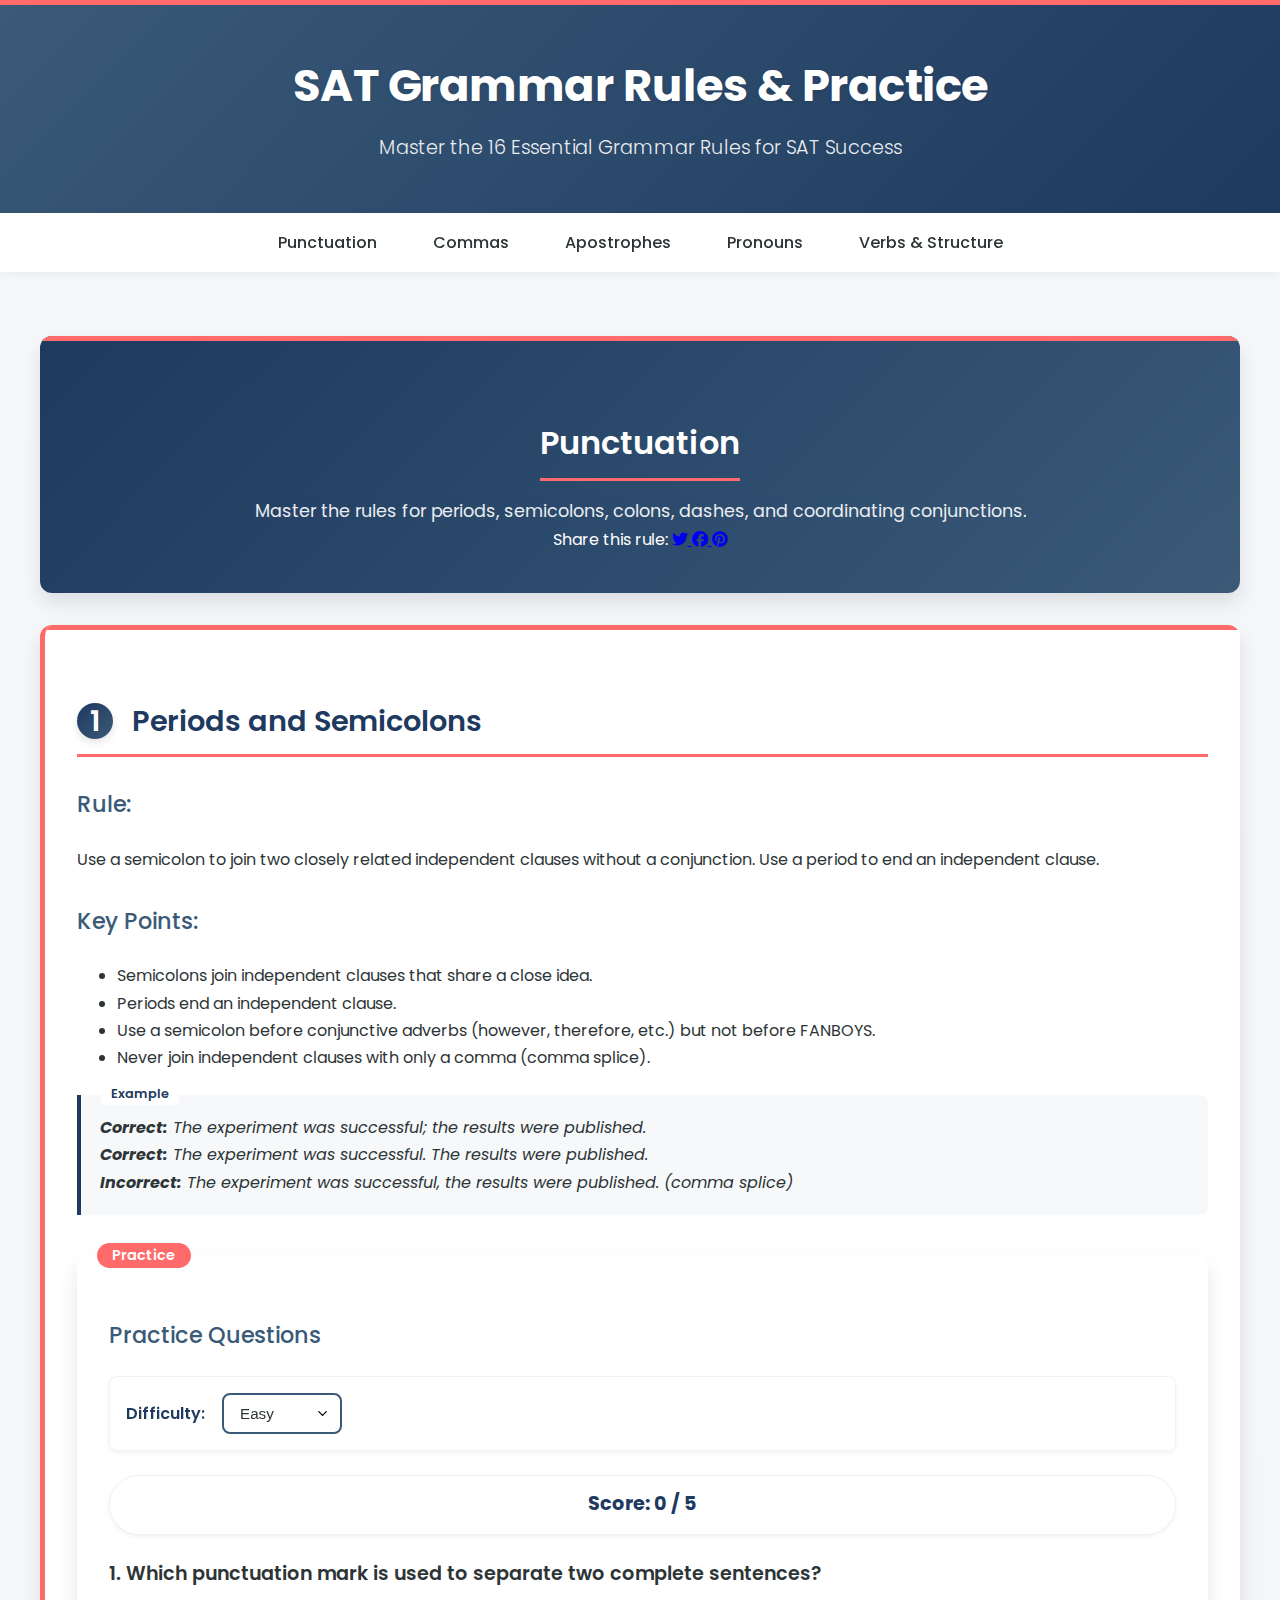
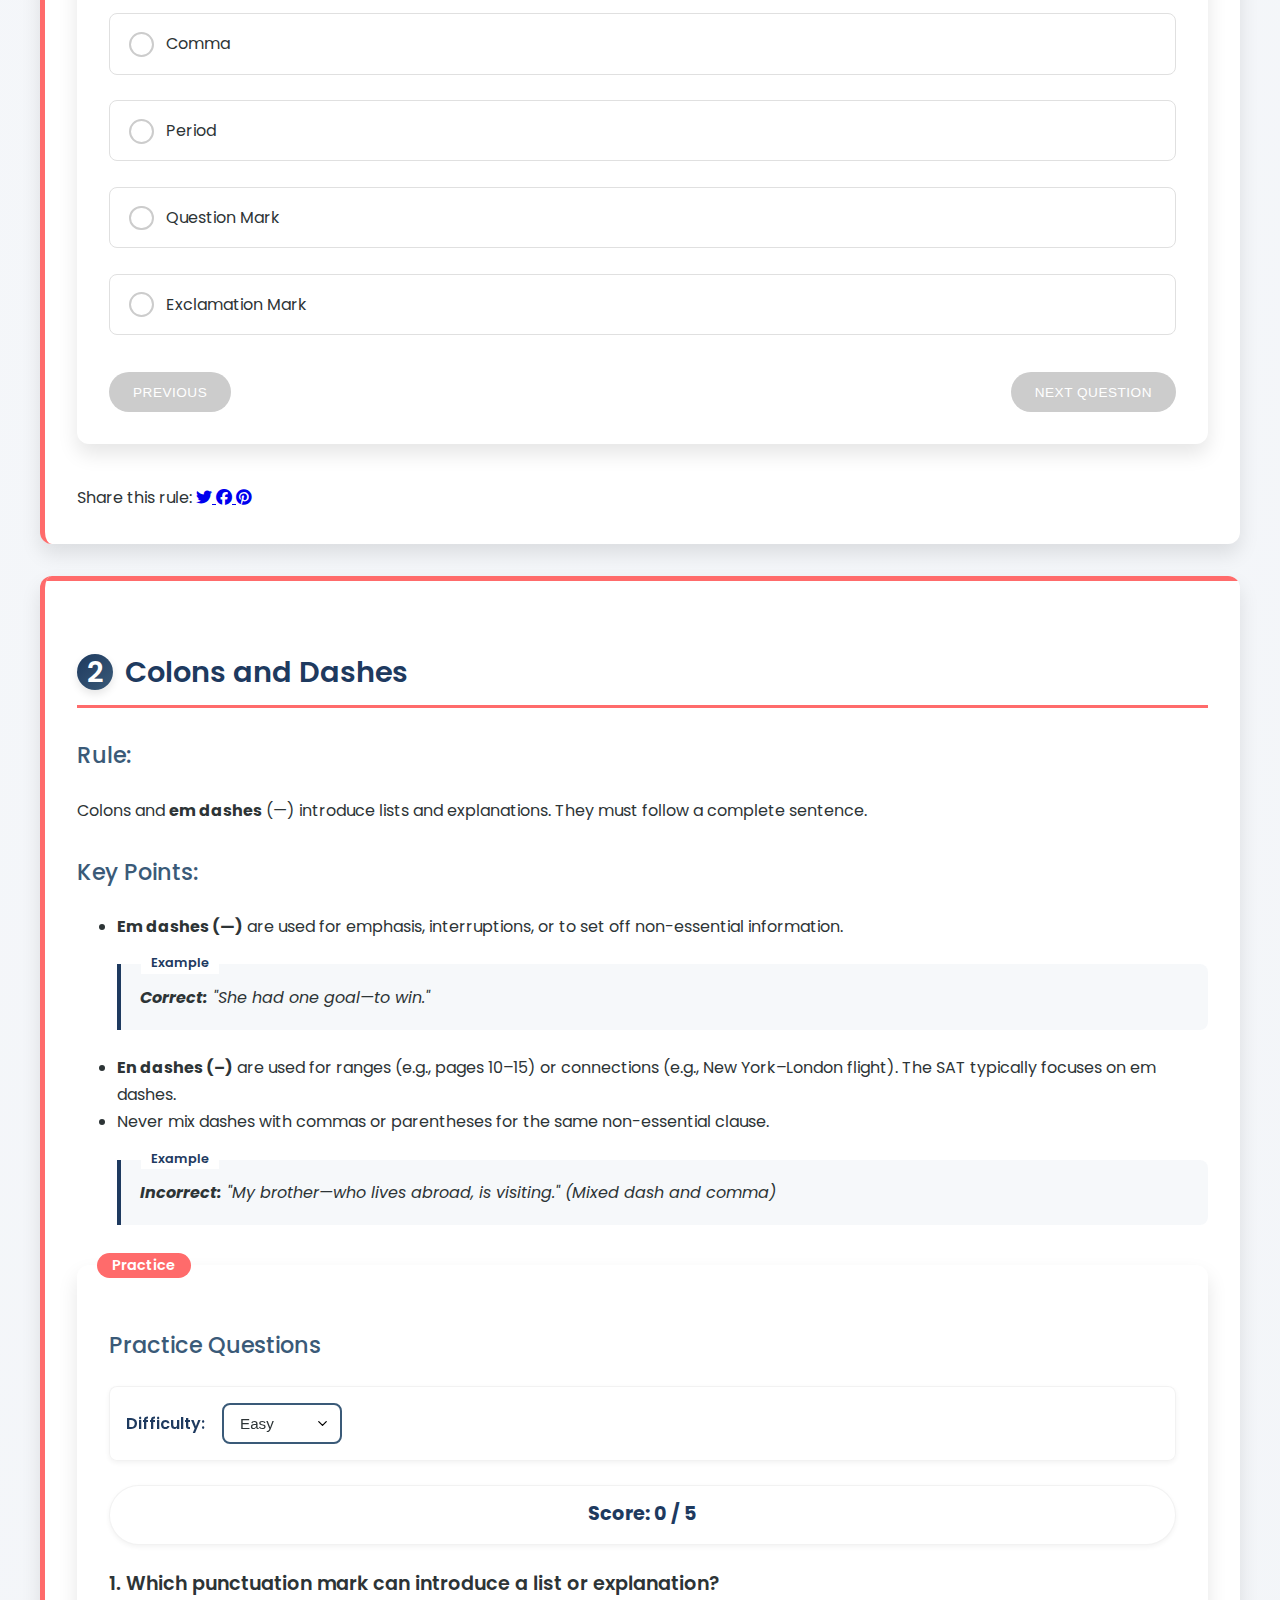
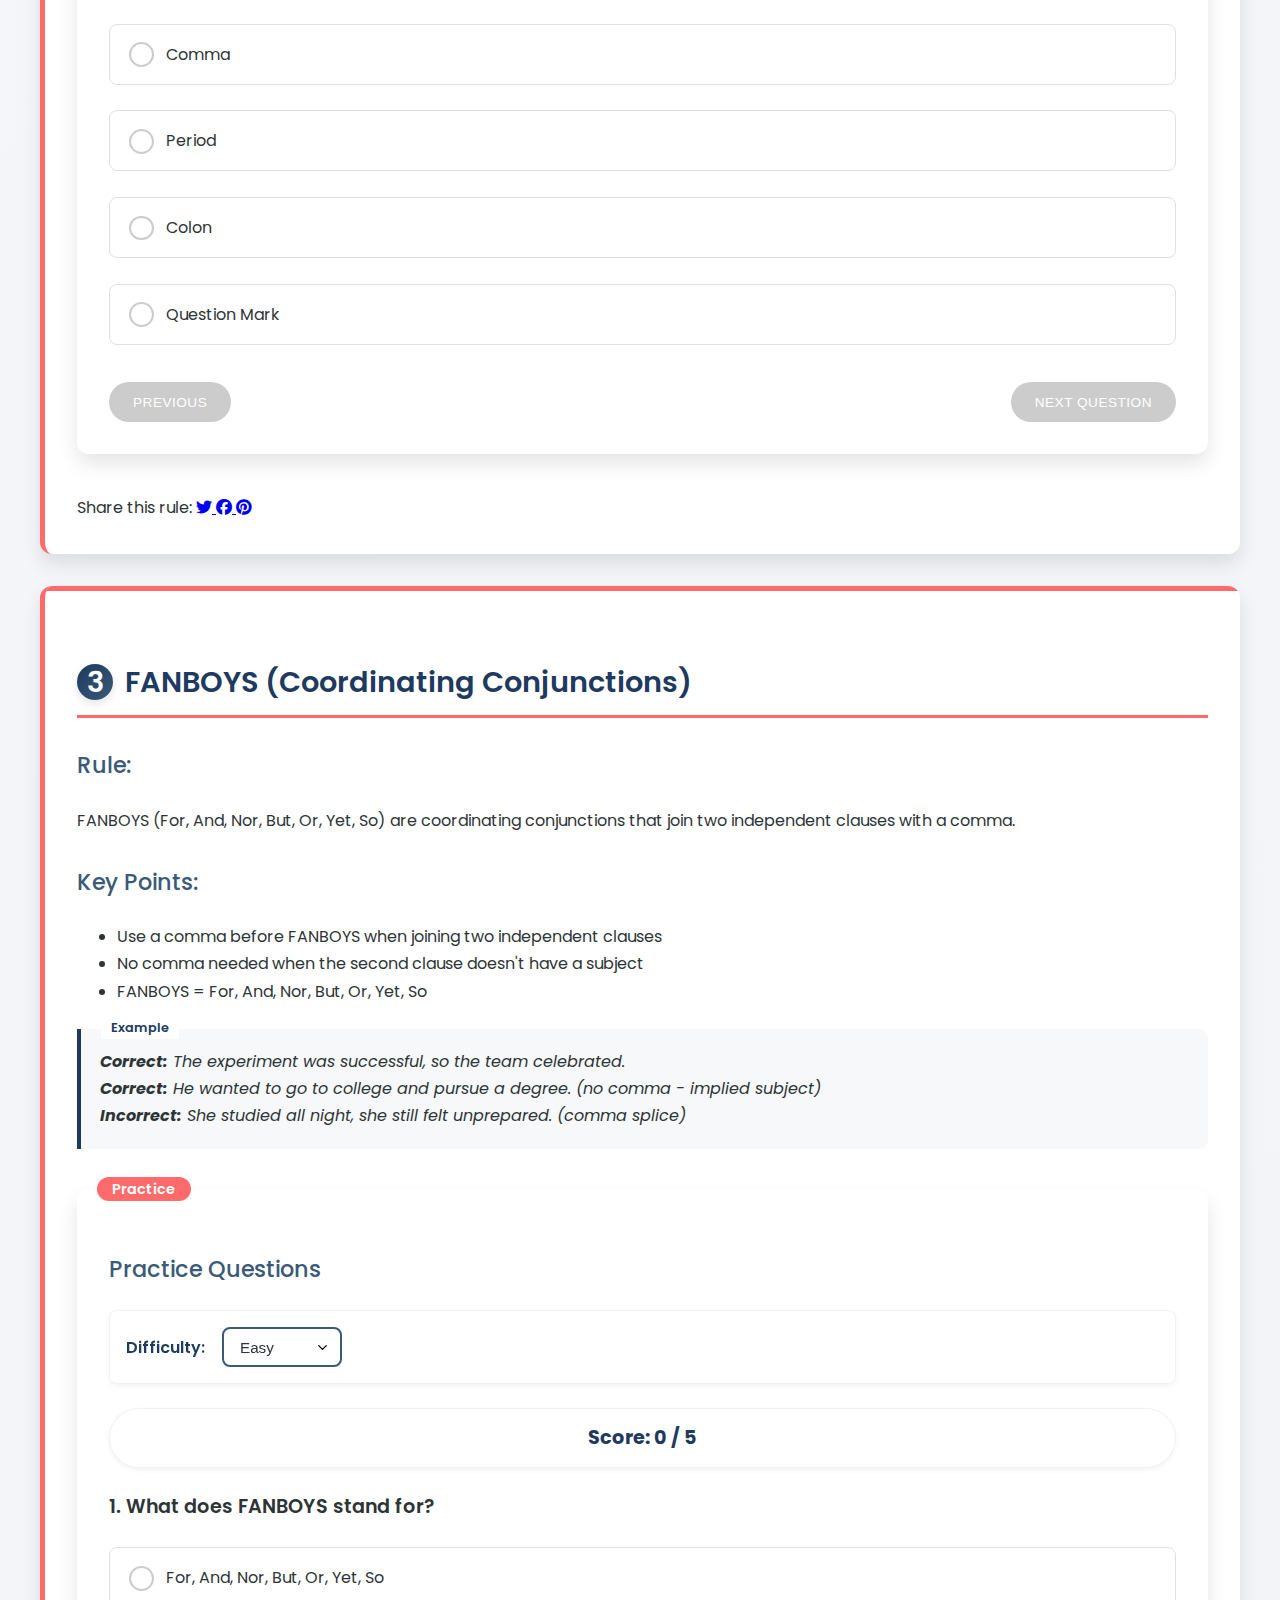
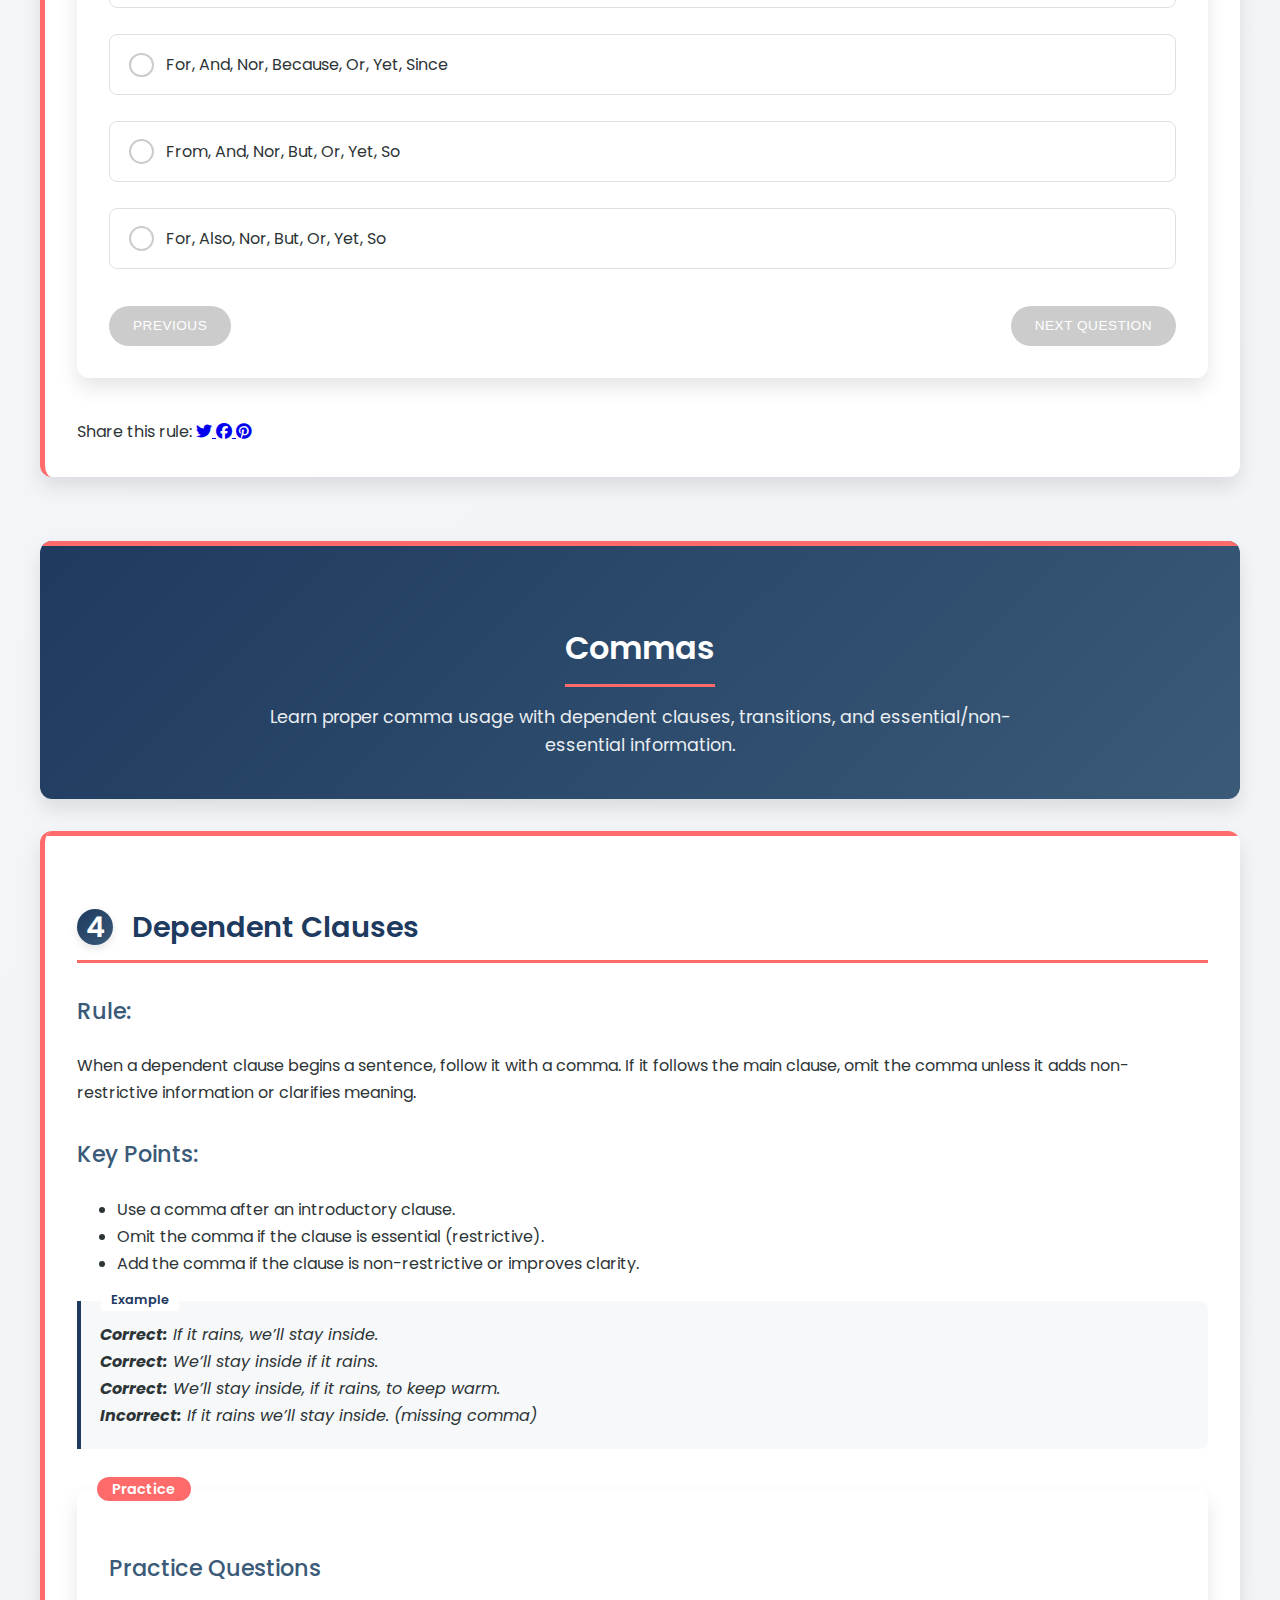
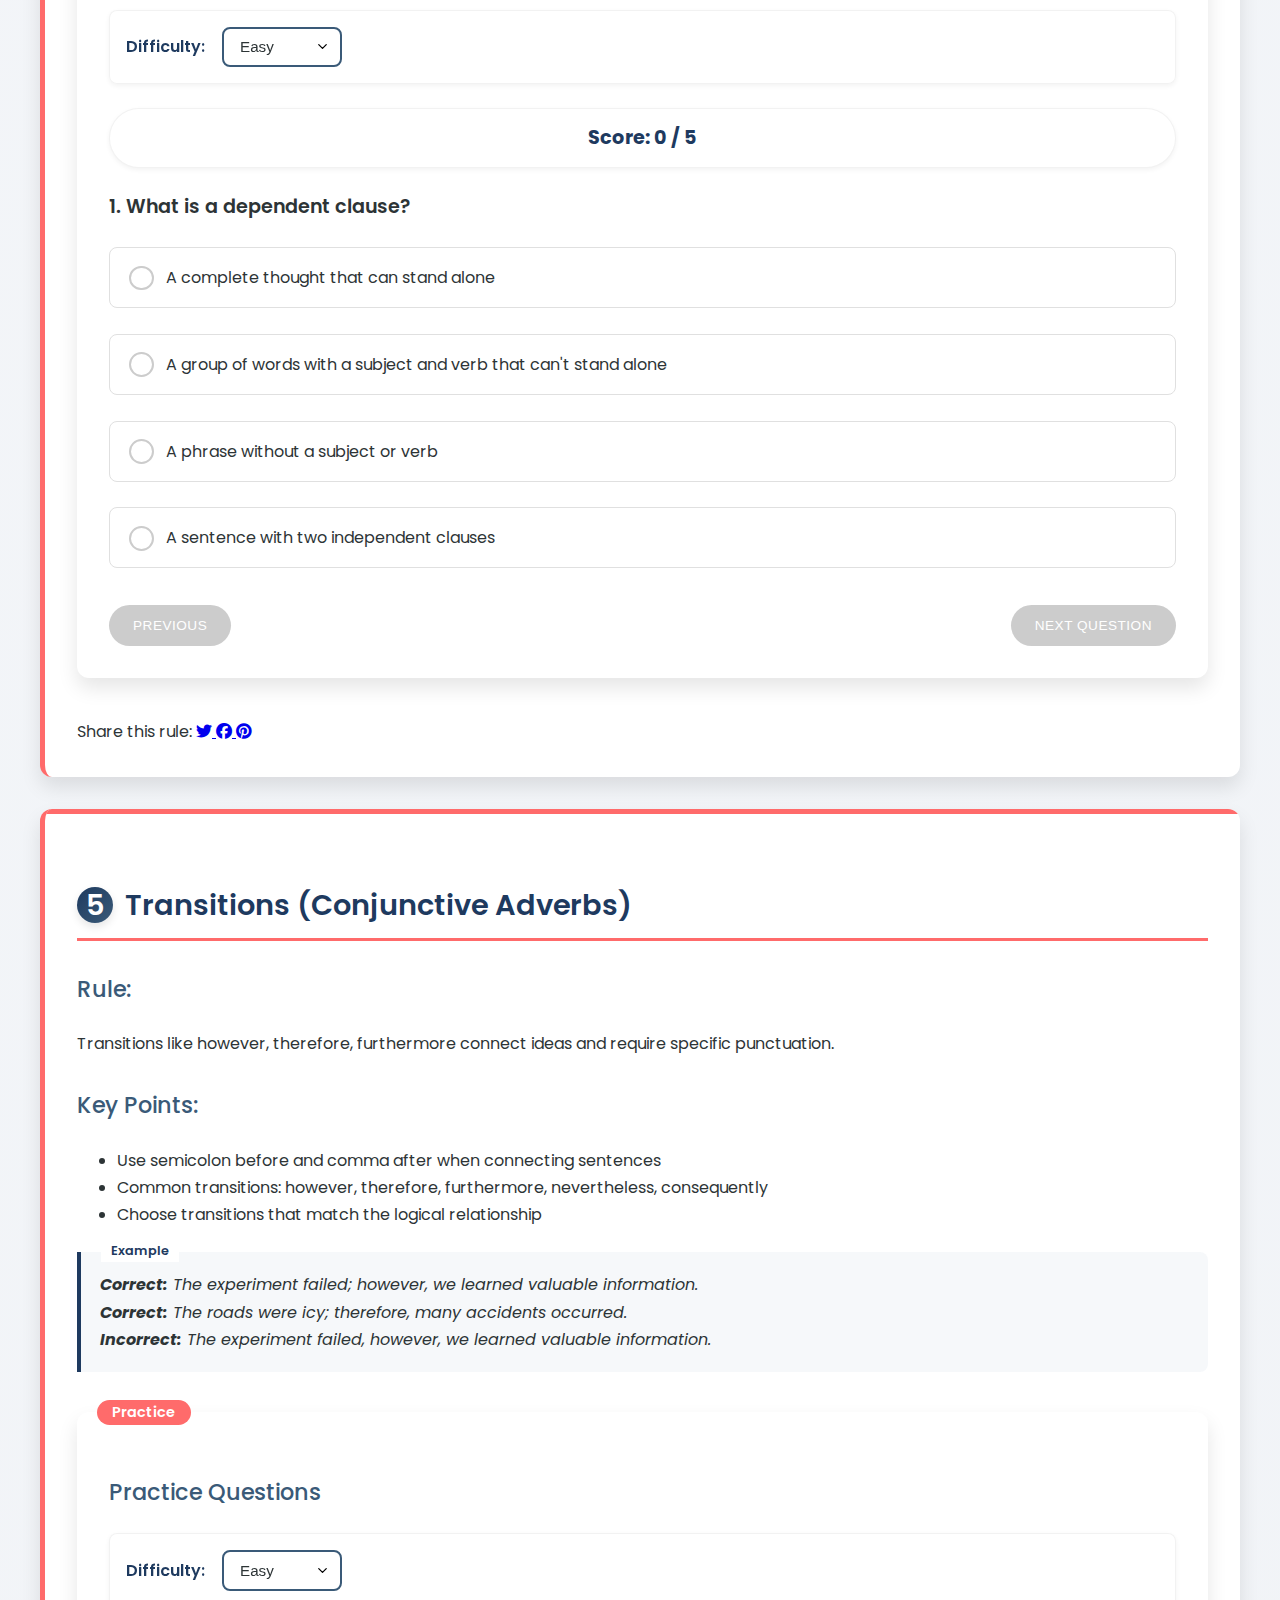
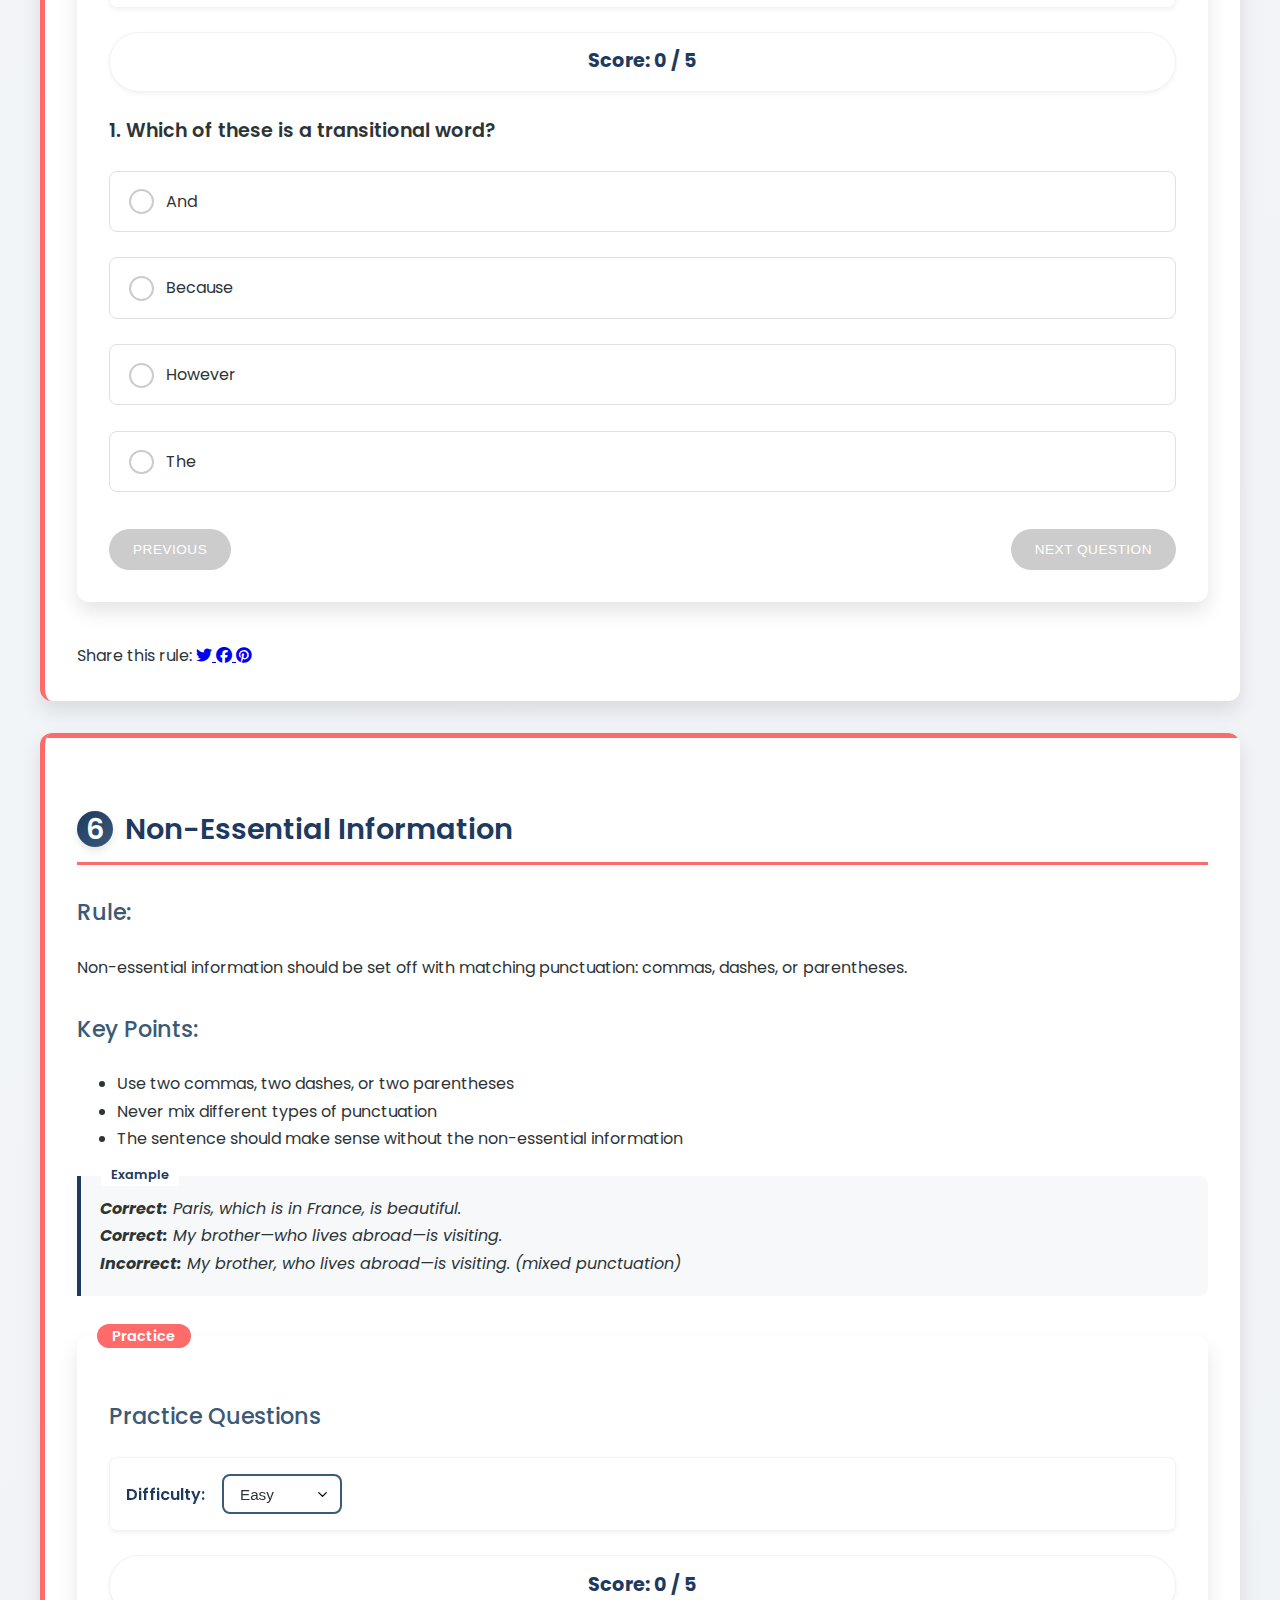
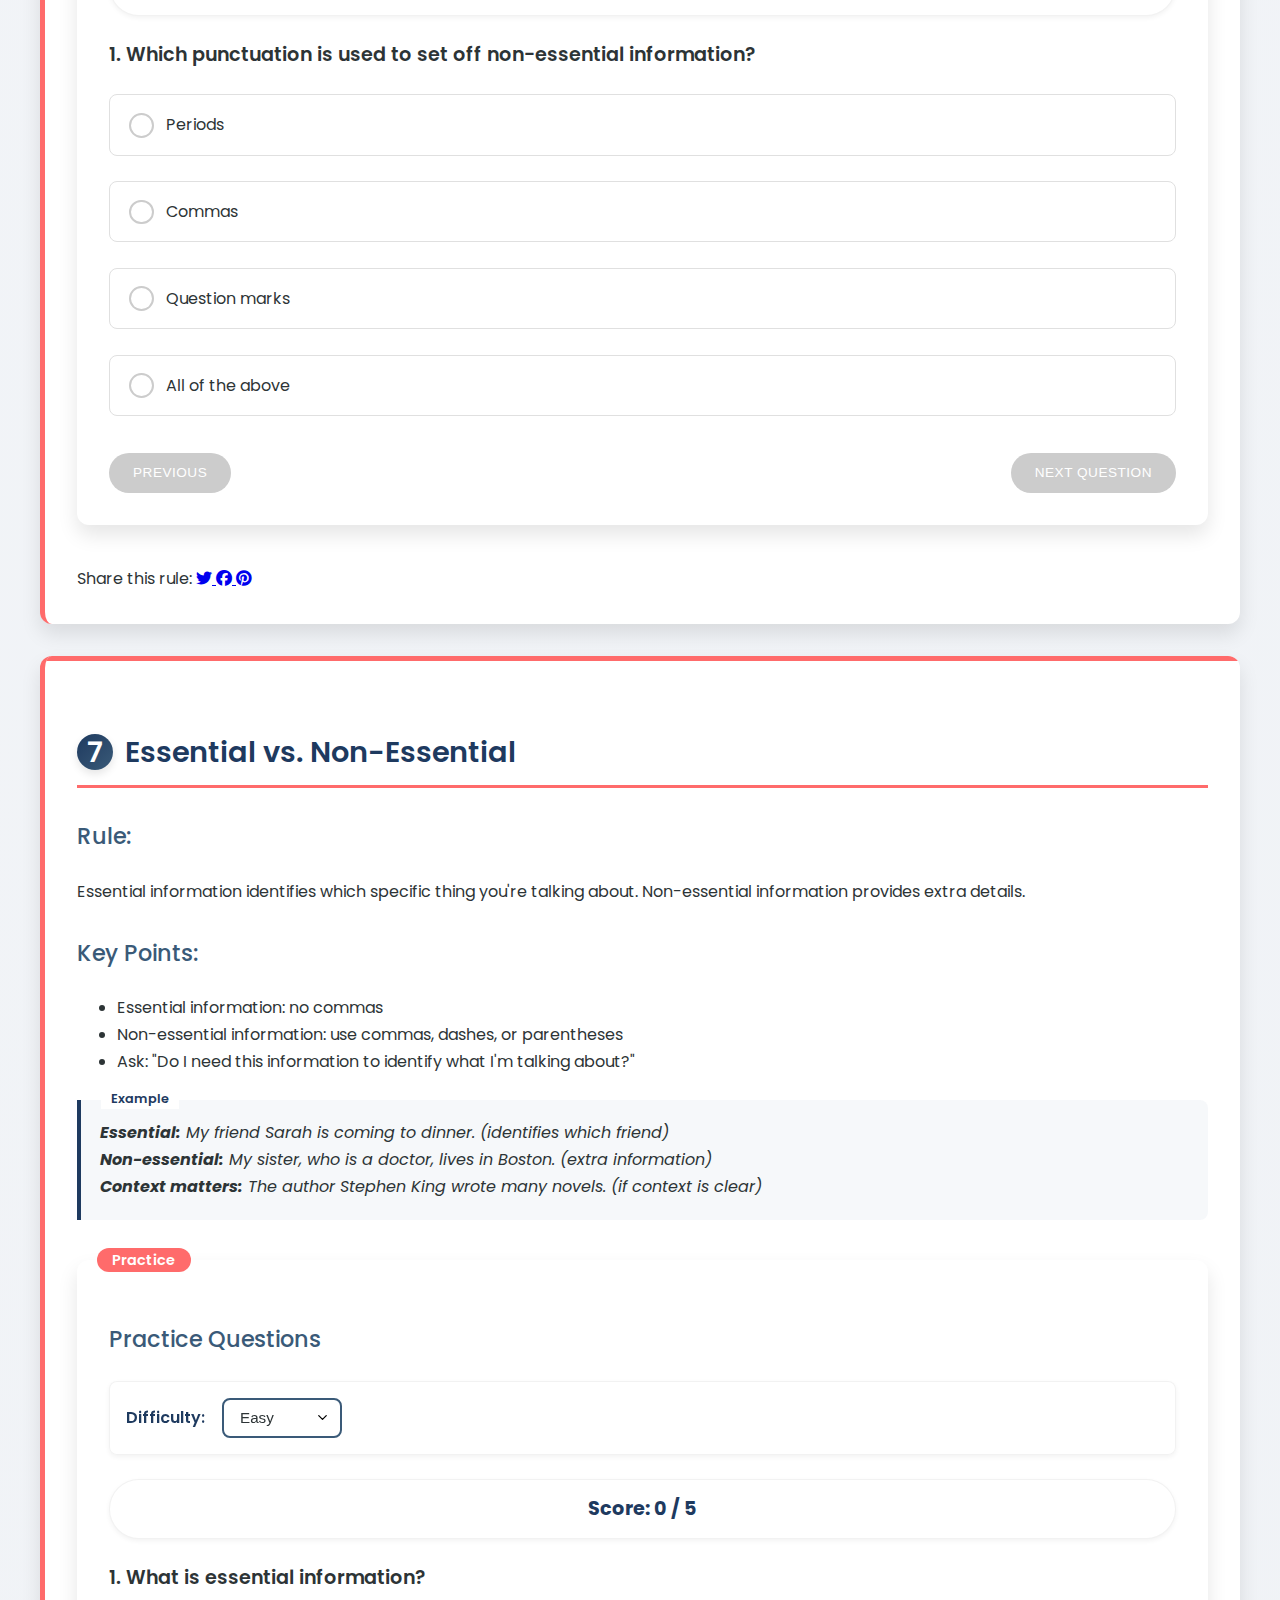
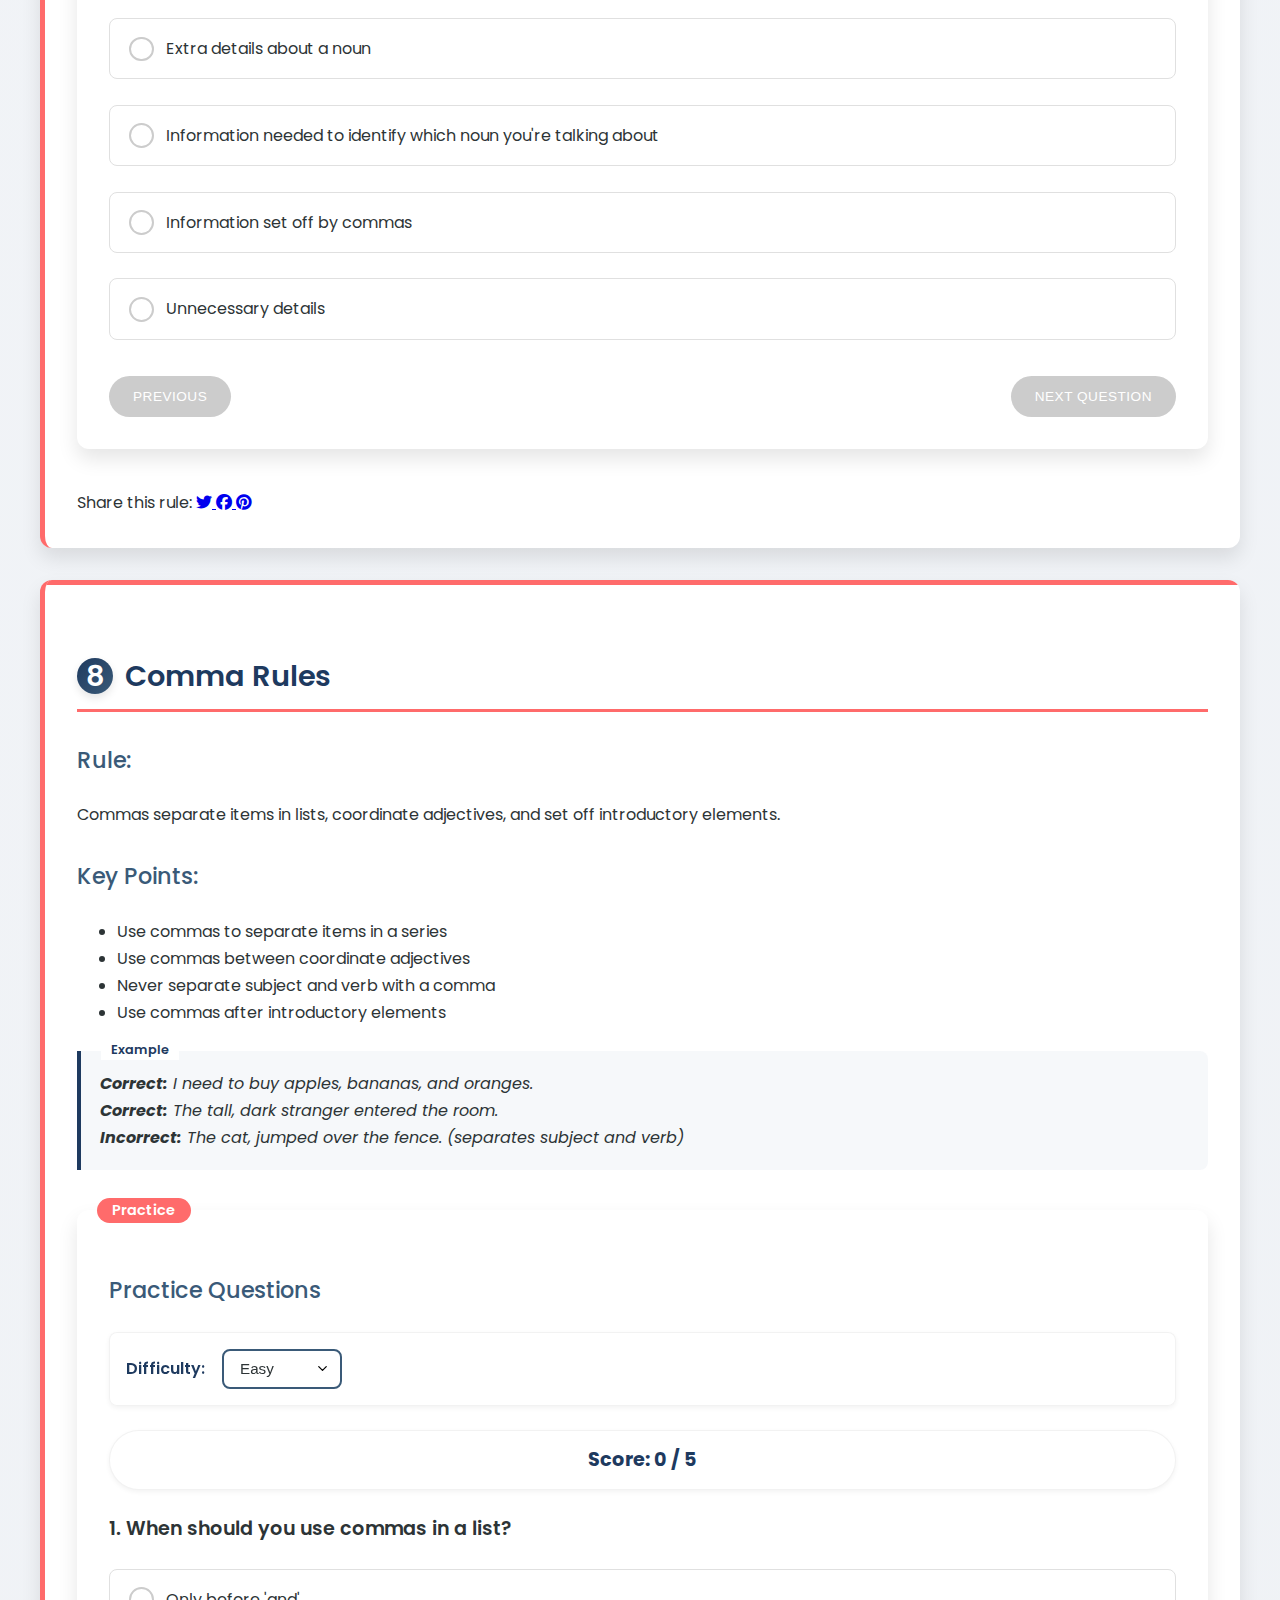
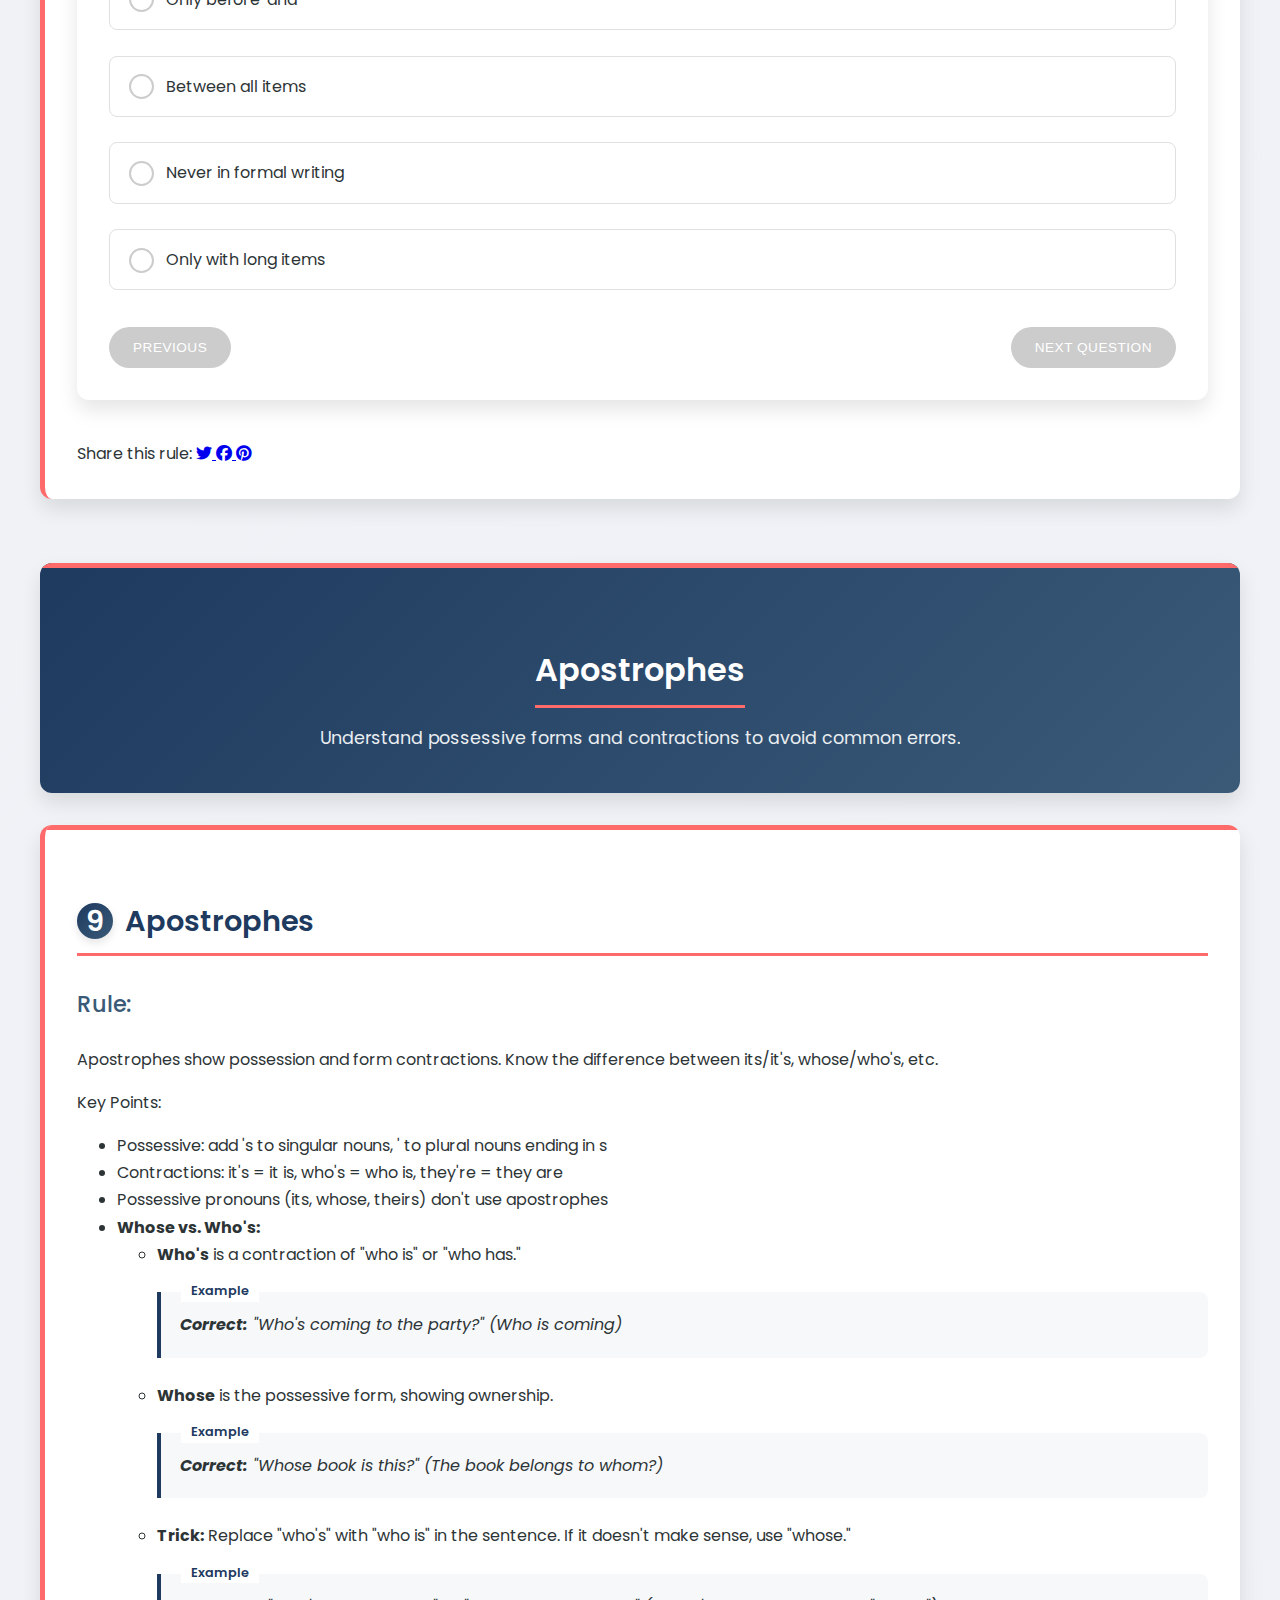
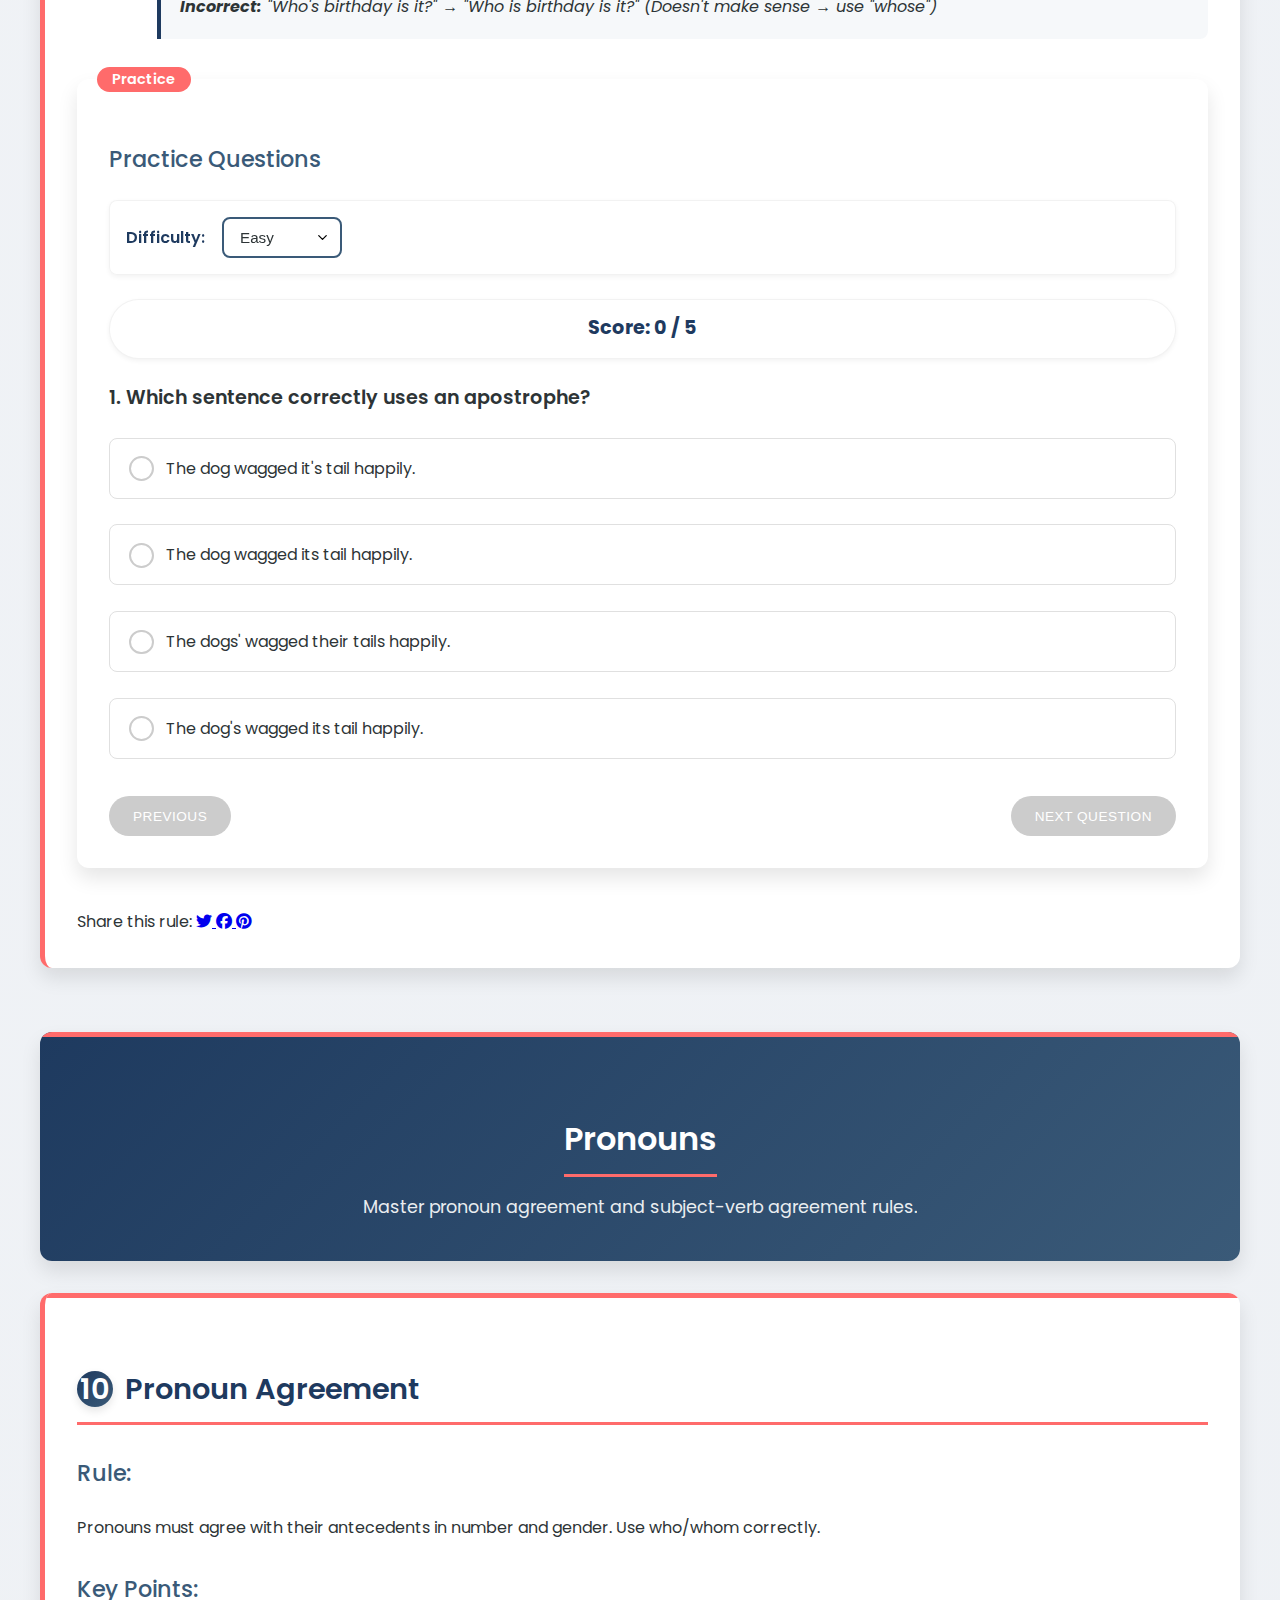
<file: index.html>
<!DOCTYPE html>

<html lang="en">
<head>
<!-- Google tag (gtag.js) -->
<script async="" src="https://www.googletagmanager.com/gtag/js?id=G-7ZJ7GG2GD0"></script>
<script>
    window.dataLayer = window.dataLayer || [];
    function gtag(){dataLayer.push(arguments);}
    gtag('js', new Date());

    gtag('config', 'G-7ZJ7GG2GD0');
    </script>
<script async="" crossorigin="anonymous" src="https://pagead2.googlesyndication.com/pagead/js/adsbygoogle.js?client=ca-pub-6127381019051948"> </script>
<meta charset="utf-8"/>
<meta content="width=device-width, initial-scale=1.0" name="viewport"/>
<title>Free SAT Grammar Practice | 16 Rules with Examples &amp; Quizzes</title>
<meta content="index, follow" name="robots"/>
<link href="styles.css" rel="stylesheet"/>
<link href="https://fonts.googleapis.com/css2?family=Poppins:wght@300;400;500;600;700&amp;display=swap" rel="stylesheet"/>
<link href="https://cdnjs.cloudflare.com/ajax/libs/font-awesome/6.4.0/css/all.min.css" rel="stylesheet"/>
<meta content="Master SAT Grammar with our free 16-rule guide, 160+ practice questions, and detailed explanations based on Erica Meltzer's Critical Reader. Boost your SAT Writing score today with SAT Grammar Pro." name="description"/>
<meta content="SAT grammar, SAT practice, SAT prep, grammar rules, Erica Meltzer, SAT quiz, punctuation, commas, SAT writing, SAT Grammar Pro" name="keywords"/>
<meta content="Phil Lin" name="author"/>
<meta content="Free SAT Grammar Practice - 16 Essential Rules with Quizzes" property="og:title"/>
<meta content="160+ SAT grammar practice questions with explanations. Improve your SAT Writing score with our free interactive guide." property="og:description"/>
<meta content="https://satgrammarpro.github.io/sat-grammar-preview.png" property="og:image"/>
<meta content="https://satgrammarpro.github.io/" property="og:url"/>
<meta content="SAT Grammar Pro" property="og:site_name"/>
<meta content="website" property="og:type"/>
<meta content="summary_large_image" name="twitter:card"/>
<meta content="Free SAT Grammar Practice | SAT Grammar Pro" name="twitter:title"/>
<meta content="160+ SAT grammar practice questions with detailed explanations across 16 essential rules." name="twitter:description"/>
<meta content="https://satgrammarpro.github.io/sat-grammar-preview.png" name="twitter:image"/>
<link href="favicon.png" rel="icon" type="image/png">
<link href="https://satgrammarpro.github.io/" rel="canonical"/>
<script type="application/ld+json">
{
  "@context": "https://schema.org",
  "@type": "WebSite",
  "name": "SAT Grammar Pro",
  "url": "https://satgrammarpro.github.io/",
  "description": "SAT Grammar Pro offers 160+ practice questions, explanations, and 16 essential grammar rules to boost SAT Writing scores.",
  "publisher": {
    "@type": "Organization",
    "name": "SAT Grammar Pro",
    "url": "https://satgrammarpro.github.io/"
  },
  "potentialAction": {
    "@type": "SearchAction",
    "target": "https://www.google.com/search?q=SAT+Grammar+Pro+{search_term_string}",
    "query-input": "required name=search_term_string"
  }
}
</script>
<script type="application/ld+json">
{
  "@context": "https://schema.org",
  "@type": "FAQPage",
  "mainEntity": [
    {
      "@type": "Question",
      "name": "What is SAT Grammar Pro?",
      "acceptedAnswer": {
        "@type": "Answer",
        "text": "SAT Grammar Pro is a free study guide featuring 16 essential grammar rules, over 160 practice questions, and detailed explanations based on Erica Meltzer's Critical Reader."
      }
    },
    {
      "@type": "Question",
      "name": "How many practice questions are included?",
      "acceptedAnswer": {
        "@type": "Answer",
        "text": "The site includes more than 160 practice questions organized by rule difficulty so learners can target specific skills."
      }
    },
    {
      "@type": "Question",
      "name": "Do the rules cover SAT Writing punctuation and grammar?",
      "acceptedAnswer": {
        "@type": "Answer",
        "text": "Yes. The guide covers punctuation, commas, apostrophes, pronouns, verbs, and sentence structure with examples and quizzes for each topic."
      }
    },
    {
      "@type": "Question",
      "name": "Can I access SAT Grammar Pro on mobile?",
      "acceptedAnswer": {
        "@type": "Answer",
        "text": "Absolutely. The site is mobile-friendly and was last crawled by Googlebot Smartphone, so students can practice on phones or tablets."
      }
    }
  ]
}
</script>
</head>
<body>
<svg aria-hidden="true" style="display:none" xmlns="http://www.w3.org/2000/svg">
<symbol id="icon-twitter" viewBox="0 0 24 24">
<path d="M22.46 6c-.77.35-1.6.58-2.46.69a4.3 4.3 0 0 0 1.88-2.37 8.59 8.59 0 0 1-2.72 1.04 4.28 4.28 0 0 0-7.3 3.9A12.14 12.14 0 0 1 3.15 4.6a4.27 4.27 0 0 0 1.32 5.72 4.24 4.24 0 0 1-1.94-.54v.06a4.28 4.28 0 0 0 3.43 4.19 4.3 4.3 0 0 1-1.93.07 4.29 4.29 0 0 0 4 2.97A8.6 8.6 0 0 1 2 19.54 12.14 12.14 0 0 0 8.56 21.5c7.55 0 11.68-6.26 11.68-11.68 0-.18 0-.36-.01-.54A8.32 8.32 0 0 0 22.46 6z"></path>
</symbol>
<symbol id="icon-facebook" viewBox="0 0 24 24">
<path d="M22 12a10 10 0 1 0-11.5 9.9v-7h-2v-2.9h2V9.8c0-2 1.2-3.1 3-3.1.9 0 1.8.1 1.8.1v2h-1c-1 0-1.3.6-1.3 1.2v1.5h2.2l-.35 2.9h-1.85v7A10 10 0 0 0 22 12"></path>
</symbol>
<symbol id="icon-pinterest" viewBox="0 0 24 24">
<path d="M12.2 2C7.4 2 4 5 4 9.2c0 2.1.8 4 2.6 4.7.3.1.6 0 .7-.3l.6-2.3c.1-.2 0-.4-.1-.6-.5-.6-.8-1.5-.8-2.4 0-2.3 1.7-4.3 4.5-4.3 2.4 0 4 1.4 4 3.9 0 2.8-1.3 4.7-3 4.7-.9 0-1.6-.7-1.4-1.6.2-.9.5-1.8.8-2.7.2-.7-.1-1.3-.8-1.3-.7 0-1.3.9-1.3 2-.1.7.2 1.2.2 1.2s-.7 3-1 3.6c-.3 1-.1 2.3-.1 2.4 0 .1.1.1.2 0 .1-.2 1.3-1.6 1.6-2.6.1-.5.6-2 .6-2 .3.6 1.2 1.1 2.1 1.1 2.7 0 4.7-2.3 4.7-5.6C18 5 15.6 2 12.2 2z"></path>
</symbol>
<symbol id="icon-github" viewBox="0 0 24 24">
<path d="M12 .5a11.5 11.5 0 0 0-3.6 22.4c.6.1.8-.3.8-.6v-2c-3.4.7-4.1-1.6-4.1-1.6-.5-1.2-1.1-1.5-1.1-1.5-.9-.6.1-.6.1-.6 1 0 1.5 1 1.5 1 .9 1.5 2.4 1.1 3 .8.1-.7.4-1.1.6-1.3-2.7-.3-5.6-1.3-5.6-6a4.7 4.7 0 0 1 1.3-3.2 4.4 4.4 0 0 1 .1-3.1s1-.3 3.3 1.2a11.3 11.3 0 0 1 6 0C16.9 5.7 18 6 18 6a4.4 4.4 0 0 1 .1 3.1 4.7 4.7 0 0 1 1.3 3.2c0 4.7-2.9 5.7-5.6 6 .4.3.7.9.7 1.8v2.7c0 .3.2.7.8.6A11.5 11.5 0 0 0 12 .5z"></path>
</symbol>
</svg>
<header>
<div class="container">
<h1>SAT Grammar Rules &amp; Practice</h1>
<p>Master the 16 Essential Grammar Rules for SAT Success</p>
</div>
</header>
<nav>
<div class="container">
<ul>
<li><a href="#punctuation">Punctuation</a></li>
<li><a href="#commas">Commas</a></li>
<li><a href="#apostrophes">Apostrophes</a></li>
<li><a href="#pronouns">Pronouns</a></li>
<li><a href="#verbs-structure">Verbs &amp; Structure</a></li>
</ul>
</div>
</nav>
<main class="container">
<!-- Punctuation Section -->
<section class="group-header" id="punctuation">
<h2>Punctuation</h2>
<p>Master the rules for periods, semicolons, colons, dashes, and coordinating conjunctions.</p>
<div class="social-share">
<span>Share this rule:</span>
<a href="https://twitter.com/share?url=https://satgrammarpro.github.io/#rule1&amp;text=Check%20out%20this%20SAT%20Grammar%20Rule" target="_blank">
<i class="fab fa-twitter"></i>
</a>
<a href="https://www.facebook.com/sharer/sharer.php?u=https://satgrammarpro.github.io/#rule1" target="_blank">
<i class="fab fa-facebook"></i>
</a>
<a href="https://pinterest.com/pin/create/button/?url=https://satgrammarpro.github.io/#rule1&amp;media=&amp;description=SAT%20Grammar%20Rule" target="_blank">
<i class="fab fa-pinterest"></i>
</a>
</div>
</section>
<!-- Rule 1 -->
<section class="rule-card" id="rule1">
<h2>
<span class="rule-number">1</span>
            Periods and Semicolons
        </h2>
<h3>Rule:</h3>
<p>
            Use a semicolon to join two closely related independent clauses without a conjunction.  
            Use a period to end an independent clause.
        </p>
<h3>Key Points:</h3>
<ul>
<li>Semicolons join independent clauses that share a close idea.</li>
<li>Periods end an independent clause.</li>
<li>Use a semicolon before conjunctive adverbs (however, therefore, etc.) but not before FANBOYS.</li>
<li>Never join independent clauses with only a comma (comma splice).</li>
</ul>
<div class="example">
<strong>Correct:</strong> The experiment was successful; the results were published.<br/>
<strong>Correct:</strong> The experiment was successful. The results were published.<br/>
<strong>Incorrect:</strong> The experiment was successful, the results were published. (comma splice)
        </div>
<div class="practice-section">
<h3>Practice Questions</h3>
<div class="difficulty-selector">
<label for="difficulty-1">Difficulty:</label>
<select class="difficulty-dropdown" id="difficulty-1">
<option value="easy">Easy</option>
<option selected="" value="medium">Medium</option>
<option value="hard">Hard</option>
</select>
</div>
<div class="score-display">
            Score: <span id="score-1">0</span> / <span id="total-1">5</span>
</div>
<div id="practice-questions-1"></div>
<div class="navigation-buttons">
<button id="prev-1">Previous</button>
<button id="next-1">Next Question</button>
</div>
</div>
<div class="social-share">
<span>Share this rule:</span>
<a href="https://twitter.com/share?url=https://satgrammarpro.github.io/#rule1&amp;text=Check%20out%20this%20SAT%20Grammar%20Rule" target="_blank">
<i class="fab fa-twitter"></i>
</a>
<a href="https://www.facebook.com/sharer/sharer.php?u=https://satgrammarpro.github.io/#rule1" target="_blank">
<i class="fab fa-facebook"></i>
</a>
<a href="https://pinterest.com/pin/create/button/?url=https://satgrammarpro.github.io/#rule1&amp;media=&amp;description=SAT%20Grammar%20Rule" target="_blank">
<i class="fab fa-pinterest"></i>
</a>
</div>
</section>
<!-- Rule 2: Colons and Dashes -->
<section class="rule-card" id="rule2">
<h2><span class="rule-number">2</span>Colons and Dashes</h2>
<h3>Rule:</h3>
<p>Colons and <strong>em dashes</strong> (—) introduce lists and explanations. They must follow a complete sentence.</p>
<h3>Key Points:</h3>
<ul>
<li><strong>Em dashes (—)</strong> are used for emphasis, interruptions, or to set off non-essential information. 
                    <div class="example"><strong>Correct:</strong> "She had one goal—to win."</div>
</li>
<li><strong>En dashes (–)</strong> are used for ranges (e.g., pages 10–15) or connections (e.g., New York–London flight). The SAT typically focuses on em dashes.</li>
<li>Never mix dashes with commas or parentheses for the same non-essential clause.
                    <div class="example"><strong>Incorrect:</strong> "My brother—who lives abroad, is visiting." (Mixed dash and comma)</div>
</li>
</ul>
<div class="practice-section">
<h3>Practice Questions</h3>
<div class="difficulty-selector">
<label for="difficulty-2">Difficulty:</label>
<select class="difficulty-dropdown" id="difficulty-2">
<option value="easy">Easy</option>
<option selected="" value="medium">Medium</option>
<option value="hard">Hard</option>
</select>
</div>
<div class="score-display">Score: <span id="score-2">0</span> / <span id="total-2">5</span></div>
<div id="practice-questions-2"></div>
<div class="navigation-buttons">
<button id="prev-2">Previous</button>
<button id="next-2">Next Question</button>
</div>
</div>

<div class="social-share">
<span>Share this rule:</span>
<a href="https://twitter.com/share?url=https://satgrammarpro.github.io/#rule2&amp;text=Check%20out%20this%20SAT%20Grammar%20Rule" target="_blank">
<i class="fab fa-twitter"></i>
</a>
<a href="https://www.facebook.com/sharer/sharer.php?u=https://satgrammarpro.github.io/#rule2" target="_blank">
<i class="fab fa-facebook"></i>
</a>
<a href="https://pinterest.com/pin/create/button/?url=https://satgrammarpro.github.io/#rule2&amp;media=&amp;description=SAT%20Grammar%20Rule" target="_blank">
<i class="fab fa-pinterest"></i>
</a>
</div>
</section>
<!-- Rule 3: FANBOYS -->
<section class="rule-card" id="rule3">
<h2><span class="rule-number">3</span>FANBOYS (Coordinating Conjunctions)</h2>
<h3>Rule:</h3>
<p>FANBOYS (For, And, Nor, But, Or, Yet, So) are coordinating conjunctions that join two independent clauses with a comma.</p>
<h3>Key Points:</h3>
<ul>
<li>Use a comma before FANBOYS when joining two independent clauses</li>
<li>No comma needed when the second clause doesn't have a subject</li>
<li>FANBOYS = For, And, Nor, But, Or, Yet, So</li>
</ul>
<div class="example">
<strong>Correct:</strong> The experiment was successful, so the team celebrated.<br/>
<strong>Correct:</strong> He wanted to go to college and pursue a degree. (no comma - implied subject)<br/>
<strong>Incorrect:</strong> She studied all night, she still felt unprepared. (comma splice)
            </div>
<div class="practice-section">
<h3>Practice Questions</h3>
<div class="difficulty-selector">
<label for="difficulty-3">Difficulty:</label>
<select class="difficulty-dropdown" id="difficulty-3">
<option value="easy">Easy</option>
<option selected="" value="medium">Medium</option>
<option value="hard">Hard</option>
</select>
</div>
<div class="score-display">Score: <span id="score-3">0</span> / <span id="total-3">5</span></div>
<div id="practice-questions-3"></div>
<div class="navigation-buttons">
<button id="prev-3">Previous</button>
<button id="next-3">Next Question</button>
</div>
</div>

<div class="social-share">
<span>Share this rule:</span>
<a href="https://twitter.com/share?url=https://satgrammarpro.github.io/#rule3&amp;text=Check%20out%20this%20SAT%20Grammar%20Rule" target="_blank">
<i class="fab fa-twitter"></i>
</a>
<a href="https://www.facebook.com/sharer/sharer.php?u=https://satgrammarpro.github.io/#rule3" target="_blank">
<i class="fab fa-facebook"></i>
</a>
<a href="https://pinterest.com/pin/create/button/?url=https://satgrammarpro.github.io/#rule3&amp;media=&amp;description=SAT%20Grammar%20Rule" target="_blank">
<i class="fab fa-pinterest"></i>
</a>
</div>
</section>
<!-- Commas Section -->
<section class="group-header" id="commas">
<h2>Commas</h2>
<p>Learn proper comma usage with dependent clauses, transitions, and essential/non-essential information.</p>
</section>
<section class="rule-card" id="rule4">
<h2>
<span class="rule-number">4</span>
            Dependent Clauses
        </h2>
<h3>Rule:</h3>
<p>
            When a dependent clause begins a sentence, follow it with a comma.  
            If it follows the main clause, omit the comma unless it adds non-restrictive information or clarifies meaning.
        </p>
<h3>Key Points:</h3>
<ul>
<li>Use a comma after an introductory clause.</li>
<li>Omit the comma if the clause is essential (restrictive).</li>
<li>Add the comma if the clause is non-restrictive or improves clarity.</li>
</ul>
<div class="example">
<strong>Correct:</strong> If it rains, we’ll stay inside.<br/>
<strong>Correct:</strong> We’ll stay inside if it rains.<br/>
<strong>Correct:</strong> We’ll stay inside, if it rains, to keep warm.<br/>
<strong>Incorrect:</strong> If it rains we’ll stay inside. (missing comma)
        </div>
<div class="practice-section">
<h3>Practice Questions</h3>
<div class="difficulty-selector">
<label for="difficulty-4">Difficulty:</label>
<select class="difficulty-dropdown" id="difficulty-4">
<option value="easy">Easy</option>
<option selected="" value="medium">Medium</option>
<option value="hard">Hard</option>
</select>
</div>
<div class="score-display">
            Score: <span id="score-4">0</span> / <span id="total-4">5</span>
</div>
<div id="practice-questions-4"></div>
<div class="navigation-buttons">
<button id="prev-4">Previous</button>
<button id="next-4">Next Question</button>
</div>
</div>

<div class="social-share">
<span>Share this rule:</span>
<a href="https://twitter.com/share?url=https://satgrammarpro.github.io/#rule4&amp;text=Check%20out%20this%20SAT%20Grammar%20Rule" target="_blank">
<i class="fab fa-twitter"></i>
</a>
<a href="https://www.facebook.com/sharer/sharer.php?u=https://satgrammarpro.github.io/#rule4" target="_blank">
<i class="fab fa-facebook"></i>
</a>
<a href="https://pinterest.com/pin/create/button/?url=https://satgrammarpro.github.io/#rule4&amp;media=&amp;description=SAT%20Grammar%20Rule" target="_blank">
<i class="fab fa-pinterest"></i>
</a>
</div>
</section>
<!-- Rule 5: Transitions -->
<section class="rule-card" id="rule5">
<h2><span class="rule-number">5</span>Transitions (Conjunctive Adverbs)</h2>
<h3>Rule:</h3>
<p>Transitions like however, therefore, furthermore connect ideas and require specific punctuation.</p>
<h3>Key Points:</h3>
<ul>
<li>Use semicolon before and comma after when connecting sentences</li>
<li>Common transitions: however, therefore, furthermore, nevertheless, consequently</li>
<li>Choose transitions that match the logical relationship</li>
</ul>
<div class="example">
<strong>Correct:</strong> The experiment failed; however, we learned valuable information.<br/>
<strong>Correct:</strong> The roads were icy; therefore, many accidents occurred.<br/>
<strong>Incorrect:</strong> The experiment failed, however, we learned valuable information.
            </div>
<div class="practice-section">
<h3>Practice Questions</h3>
<div class="difficulty-selector">
<label for="difficulty-5">Difficulty:</label>
<select class="difficulty-dropdown" id="difficulty-5">
<option value="easy">Easy</option>
<option selected="" value="medium">Medium</option>
<option value="hard">Hard</option>
</select>
</div>
<div class="score-display">Score: <span id="score-5">0</span> / <span id="total-5">5</span></div>
<div id="practice-questions-5"></div>
<div class="navigation-buttons">
<button id="prev-5">Previous</button>
<button id="next-5">Next Question</button>
</div>
</div>

<div class="social-share">
<span>Share this rule:</span>
<a href="https://twitter.com/share?url=https://satgrammarpro.github.io/#rule5&amp;text=Check%20out%20this%20SAT%20Grammar%20Rule" target="_blank">
<i class="fab fa-twitter"></i>
</a>
<a href="https://www.facebook.com/sharer/sharer.php?u=https://satgrammarpro.github.io/#rule5" target="_blank">
<i class="fab fa-facebook"></i>
</a>
<a href="https://pinterest.com/pin/create/button/?url=https://satgrammarpro.github.io/#rule5&amp;media=&amp;description=SAT%20Grammar%20Rule" target="_blank">
<i class="fab fa-pinterest"></i>
</a>
</div>
</section>
<!-- Rule 6: Non-Essential Information -->
<section class="rule-card" id="rule6">
<h2><span class="rule-number">6</span>Non-Essential Information</h2>
<h3>Rule:</h3>
<p>Non-essential information should be set off with matching punctuation: commas, dashes, or parentheses.</p>
<h3>Key Points:</h3>
<ul>
<li>Use two commas, two dashes, or two parentheses</li>
<li>Never mix different types of punctuation</li>
<li>The sentence should make sense without the non-essential information</li>
</ul>
<div class="example">
<strong>Correct:</strong> Paris, which is in France, is beautiful.<br/>
<strong>Correct:</strong> My brother—who lives abroad—is visiting.<br/>
<strong>Incorrect:</strong> My brother, who lives abroad—is visiting. (mixed punctuation)
            </div>
<div class="practice-section">
<h3>Practice Questions</h3>
<div class="difficulty-selector">
<label for="difficulty-6">Difficulty:</label>
<select class="difficulty-dropdown" id="difficulty-6">
<option value="easy">Easy</option>
<option selected="" value="medium">Medium</option>
<option value="hard">Hard</option>
</select>
</div>
<div class="score-display">Score: <span id="score-6">0</span> / <span id="total-6">5</span></div>
<div id="practice-questions-6"></div>
<div class="navigation-buttons">
<button id="prev-6">Previous</button>
<button id="next-6">Next Question</button>
</div>
</div>

<div class="social-share">
<span>Share this rule:</span>
<a href="https://twitter.com/share?url=https://satgrammarpro.github.io/#rule6&amp;text=Check%20out%20this%20SAT%20Grammar%20Rule" target="_blank">
<i class="fab fa-twitter"></i>
</a>
<a href="https://www.facebook.com/sharer/sharer.php?u=https://satgrammarpro.github.io/#rule6" target="_blank">
<i class="fab fa-facebook"></i>
</a>
<a href="https://pinterest.com/pin/create/button/?url=https://satgrammarpro.github.io/#rule6&amp;media=&amp;description=SAT%20Grammar%20Rule" target="_blank">
<i class="fab fa-pinterest"></i>
</a>
</div>
</section>
<!-- Rule 7: Essential vs. Non-Essential -->
<section class="rule-card" id="rule7">
<h2><span class="rule-number">7</span>Essential vs. Non-Essential</h2>
<h3>Rule:</h3>
<p>Essential information identifies which specific thing you're talking about. Non-essential information provides extra details.</p>
<h3>Key Points:</h3>
<ul>
<li>Essential information: no commas</li>
<li>Non-essential information: use commas, dashes, or parentheses</li>
<li>Ask: "Do I need this information to identify what I'm talking about?"</li>
</ul>
<div class="example">
<strong>Essential:</strong> My friend Sarah is coming to dinner. (identifies which friend)<br/>
<strong>Non-essential:</strong> My sister, who is a doctor, lives in Boston. (extra information)<br/>
<strong>Context matters:</strong> The author Stephen King wrote many novels. (if context is clear)
            </div>
<div class="practice-section">
<h3>Practice Questions</h3>
<div class="difficulty-selector">
<label for="difficulty-7">Difficulty:</label>
<select class="difficulty-dropdown" id="difficulty-7">
<option value="easy">Easy</option>
<option selected="" value="medium">Medium</option>
<option value="hard">Hard</option>
</select>
</div>
<div class="score-display">Score: <span id="score-7">0</span> / <span id="total-7">5</span></div>
<div id="practice-questions-7"></div>
<div class="navigation-buttons">
<button id="prev-7">Previous</button>
<button id="next-7">Next Question</button>
</div>
</div>

<div class="social-share">
<span>Share this rule:</span>
<a href="https://twitter.com/share?url=https://satgrammarpro.github.io/#rule7&amp;text=Check%20out%20this%20SAT%20Grammar%20Rule" target="_blank">
<i class="fab fa-twitter"></i>
</a>
<a href="https://www.facebook.com/sharer/sharer.php?u=https://satgrammarpro.github.io/#rule7" target="_blank">
<i class="fab fa-facebook"></i>
</a>
<a href="https://pinterest.com/pin/create/button/?url=https://satgrammarpro.github.io/#rule7&amp;media=&amp;description=SAT%20Grammar%20Rule" target="_blank">
<i class="fab fa-pinterest"></i>
</a>
</div>
</section>
<!-- Rule 8: Comma Rules -->
<section class="rule-card" id="rule8">
<h2><span class="rule-number">8</span>Comma Rules</h2>
<h3>Rule:</h3>
<p>Commas separate items in lists, coordinate adjectives, and set off introductory elements.</p>
<h3>Key Points:</h3>
<ul>
<li>Use commas to separate items in a series</li>
<li>Use commas between coordinate adjectives</li>
<li>Never separate subject and verb with a comma</li>
<li>Use commas after introductory elements</li>
</ul>
<div class="example">
<strong>Correct:</strong> I need to buy apples, bananas, and oranges.<br/>
<strong>Correct:</strong> The tall, dark stranger entered the room.<br/>
<strong>Incorrect:</strong> The cat, jumped over the fence. (separates subject and verb)
            </div>
<div class="practice-section">
<h3>Practice Questions</h3>
<div class="difficulty-selector">
<label for="difficulty-8">Difficulty:</label>
<select class="difficulty-dropdown" id="difficulty-8">
<option value="easy">Easy</option>
<option selected="" value="medium">Medium</option>
<option value="hard">Hard</option>
</select>
</div>
<div class="score-display">Score: <span id="score-8">0</span> / <span id="total-8">5</span></div>
<div id="practice-questions-8"></div>
<div class="navigation-buttons">
<button id="prev-8">Previous</button>
<button id="next-8">Next Question</button>
</div>
</div>

<div class="social-share">
<span>Share this rule:</span>
<a href="https://twitter.com/share?url=https://satgrammarpro.github.io/#rule8&amp;text=Check%20out%20this%20SAT%20Grammar%20Rule" target="_blank">
<i class="fab fa-twitter"></i>
</a>
<a href="https://www.facebook.com/sharer/sharer.php?u=https://satgrammarpro.github.io/#rule8" target="_blank">
<i class="fab fa-facebook"></i>
</a>
<a href="https://pinterest.com/pin/create/button/?url=https://satgrammarpro.github.io/#rule8&amp;media=&amp;description=SAT%20Grammar%20Rule" target="_blank">
<i class="fab fa-pinterest"></i>
</a>
</div>
</section>
<!-- Apostrophes Section -->
<section class="group-header" id="apostrophes">
<h2>Apostrophes</h2>
<p>Understand possessive forms and contractions to avoid common errors.</p>
</section>
<!-- Rule 9: Apostrophes -->
<section class="rule-card" id="rule9">
<h2><span class="rule-number">9</span>Apostrophes</h2>
<h3>Rule:</h3>
<p>Apostrophes show possession and form contractions. Know the difference between its/it's, whose/who's, etc.</p>
<h<h3>Key Points:
<ul>
<li>Possessive: add 's to singular nouns, ' to plural nouns ending in s</li>
<li>Contractions: it's = it is, who's = who is, they're = they are</li>
<li>Possessive pronouns (its, whose, theirs) don't use apostrophes</li>
<li><strong>Whose vs. Who's:</strong>
<ul>
<li><strong>Who's</strong> is a contraction of "who is" or "who has." 
                            <div class="example"><strong>Correct:</strong> "Who's coming to the party?" (Who is coming)</div>
</li>
<li><strong>Whose</strong> is the possessive form, showing ownership.
                            <div class="example"><strong>Correct:</strong> "Whose book is this?" (The book belongs to whom?)</div>
</li>
<li><strong>Trick:</strong> Replace "who's" with "who is" in the sentence. If it doesn't make sense, use "whose."
                            <div class="example"><strong>Incorrect:</strong> "Who's birthday is it?" → "Who is birthday is it?" (Doesn't make sense → use "whose")</div>
</li>
</ul>
</li>
</ul>
<div class="practice-section">
<h3>Practice Questions</h3>
<div class="difficulty-selector">
<label for="difficulty-9">Difficulty:</label>
<select class="difficulty-dropdown" id="difficulty-9">
<option value="easy">Easy</option>
<option selected="" value="medium">Medium</option>
<option value="hard">Hard</option>
</select>
</div>
<div class="score-display">Score: <span id="score-9">0</span> / <span id="total-9">5</span></div>
<div id="practice-questions-9"></div>
<div class="navigation-buttons">
<button id="prev-9">Previous</button>
<button id="next-9">Next Question</button>
</div>
</div>
</h<h3>
<div class="social-share">
<span>Share this rule:</span>
<a href="https://twitter.com/share?url=https://satgrammarpro.github.io/#rule9&amp;text=Check%20out%20this%20SAT%20Grammar%20Rule" target="_blank">
<i class="fab fa-twitter"></i>
</a>
<a href="https://www.facebook.com/sharer/sharer.php?u=https://satgrammarpro.github.io/#rule9" target="_blank">
<i class="fab fa-facebook"></i>
</a>
<a href="https://pinterest.com/pin/create/button/?url=https://satgrammarpro.github.io/#rule9&amp;media=&amp;description=SAT%20Grammar%20Rule" target="_blank">
<i class="fab fa-pinterest"></i>
</a>
</div>
</section>
<!-- Pronouns Section -->
<section class="group-header" id="pronouns">
<h2>Pronouns</h2>
<p>Master pronoun agreement and subject-verb agreement rules.</p>
</section>
<!-- Rule 10: Pronoun Agreement -->
<section class="rule-card" id="rule10">
<h2><span class="rule-number">10</span>Pronoun Agreement</h2>
<h3>Rule:</h3>
<p>Pronouns must agree with their antecedents in number and gender. Use who/whom correctly.</p>
<h3>Key Points:</h3>
<ul>
<li>Singular antecedents take singular pronouns</li>
<li>Use "who" for subjects, "whom" for objects</li>
<li>Use "which" for things, "who" for people</li>
<li>Collective nouns are usually singular</li>
</ul>
<div class="example">
<strong>Correct:</strong> Each student must bring his or her own lunch.<br/>
<strong>Correct:</strong> To whom did you give the assignment?<br/>
<strong>Incorrect:</strong> Each student must bring their own lunch. (number disagreement)
            </div>
<div class="practice-section">
<h3>Practice Questions</h3>
<div class="difficulty-selector">
<label for="difficulty-10">Difficulty:</label>
<select class="difficulty-dropdown" id="difficulty-10">
<option value="easy">Easy</option>
<option selected="" value="medium">Medium</option>
<option value="hard">Hard</option>
</select>
</div>
<div class="score-display">Score: <span id="score-10">0</span> / <span id="total-10">5</span></div>
<div id="practice-questions-10"></div>
<div class="navigation-buttons">
<button id="prev-10">Previous</button>
<button id="next-10">Next Question</button>
</div>
</div>

<div class="social-share">
<span>Share this rule:</span>
<a href="https://twitter.com/share?url=https://satgrammarpro.github.io/#rule10&amp;text=Check%20out%20this%20SAT%20Grammar%20Rule" target="_blank">
<i class="fab fa-twitter"></i>
</a>
<a href="https://www.facebook.com/sharer/sharer.php?u=https://satgrammarpro.github.io/#rule10" target="_blank">
<i class="fab fa-facebook"></i>
</a>
<a href="https://pinterest.com/pin/create/button/?url=https://satgrammarpro.github.io/#rule10&amp;media=&amp;description=SAT%20Grammar%20Rule" target="_blank">
<i class="fab fa-pinterest"></i>
</a>
</div>
</section>
<!-- Rule 11 -->
<section class="rule-card" id="rule11">
<h2>
<span class="rule-number">11</span>
            Collective Nouns
        </h2>
<h3>Rule:</h3>
<p>
            Treat collective nouns (team, committee, family) as singular—unless the sentence emphasizes individual members, in which case use a plural verb.
        </p>
<h3>Key Points:</h3>
<ul>
<li>Standard: The team is winning.</li>
<li>Emphasizing members: The team are arguing among themselves.</li>
</ul>
<div class="example">
<strong>Correct:</strong> The committee decides today. (singular)<br/>
<strong>Correct:</strong> The committee are divided in their opinions. (emphasizing members)<br/>
<strong>Incorrect:</strong> The committee decide today. (should be “decides”)
        </div>
<div class="practice-section">
<h3>Practice Questions</h3>
<div class="difficulty-selector">
<label for="difficulty-11">Difficulty:</label>
<select class="difficulty-dropdown" id="difficulty-11">
<option value="easy">Easy</option>
<option selected="" value="medium">Medium</option>
<option value="hard">Hard</option>
</select>
</div>
<div class="score-display">
            Score: <span id="score-11">0</span> / <span id="total-11">5</span>
</div>
<div id="practice-questions-11"></div>
<div class="navigation-buttons">
<button id="prev-11">Previous</button>
<button id="next-11">Next Question</button>
</div>
</div>

<div class="social-share">
<span>Share this rule:</span>
<a href="https://twitter.com/share?url=https://satgrammarpro.github.io/#rule11&amp;text=Check%20out%20this%20SAT%20Grammar%20Rule" target="_blank">
<i class="fab fa-twitter"></i>
</a>
<a href="https://www.facebook.com/sharer/sharer.php?u=https://satgrammarpro.github.io/#rule11" target="_blank">
<i class="fab fa-facebook"></i>
</a>
<a href="https://pinterest.com/pin/create/button/?url=https://satgrammarpro.github.io/#rule11&amp;media=&amp;description=SAT%20Grammar%20Rule" target="_blank">
<i class="fab fa-pinterest"></i>
</a>
</div>
</section>
<!-- Verbs & Structure Section -->
<section class="group-header" id="verbs-structure">
<h2>Verbs &amp; Sentence Structure</h2>
<p>Learn about verb tenses, parallel structure, modifiers, and adjective/adverb usage.</p>
</section>
<!-- Rule 12: Parallel Structure -->
<section class="rule-card" id="rule12">
<h2><span class="rule-number">12</span>Parallel Structure</h2>
<h3>Rule:</h3>
<p>Items in a series should be in the same grammatical form (all nouns, all verbs, all phrases, etc.).</p>
<h3>Key Points:</h3>
<ul>
<li>Keep the same grammatical form in lists</li>
<li>All gerunds, all infinitives, or all base verbs</li>
<li>All nouns, all adjectives, or all phrases</li>
<li>Maintain consistency throughout the series</li>
</ul>
<div class="example">
<strong>Correct:</strong> She likes swimming, running, and biking. (all gerunds)<br/>
<strong>Correct:</strong> She is intelligent, creative, and hardworking. (all adjectives)<br/>
<strong>Incorrect:</strong> She likes swimming, running, and to bike. (mixed forms)
            </div>
<div class="practice-section">
<h3>Practice Questions</h3>
<div class="difficulty-selector">
<label for="difficulty-12">Difficulty:</label>
<select class="difficulty-dropdown" id="difficulty-12">
<option value="easy">Easy</option>
<option selected="" value="medium">Medium</option>
<option value="hard">Hard</option>
</select>
</div>
<div class="score-display">Score: <span id="score-12">0</span> / <span id="total-12">5</span></div>
<div id="practice-questions-12"></div>
<div class="navigation-buttons">
<button id="prev-12">Previous</button>
<button id="next-12">Next Question</button>
</div>
</div>

<div class="social-share">
<span>Share this rule:</span>
<a href="https://twitter.com/share?url=https://satgrammarpro.github.io/#rule12&amp;text=Check%20out%20this%20SAT%20Grammar%20Rule" target="_blank">
<i class="fab fa-twitter"></i>
</a>
<a href="https://www.facebook.com/sharer/sharer.php?u=https://satgrammarpro.github.io/#rule12" target="_blank">
<i class="fab fa-facebook"></i>
</a>
<a href="https://pinterest.com/pin/create/button/?url=https://satgrammarpro.github.io/#rule12&amp;media=&amp;description=SAT%20Grammar%20Rule" target="_blank">
<i class="fab fa-pinterest"></i>
</a>
</div>
</section>
<!-- Rule 13: Dangling Modifiers -->
<section class="rule-card" id="rule13">
<h2><span class="rule-number">13</span>Dangling Modifiers</h2>
<h3>Rule:</h3>
<p>Modifying phrases must clearly refer to the subject that immediately follows them.</p>
<h3>Key Points:</h3>
<ul>
<li>The subject after the comma must be doing the action in the modifier</li>
<li>Common problem: modifier seems to refer to the wrong noun</li>
<li>Fix by making the correct subject follow the modifier</li>
</ul>
<div class="example">
<strong>Correct:</strong> Walking to school, I got caught in the rain.<br/>
<strong>Correct:</strong> After I studied all night, the exam was easy.<br/>
<strong>Incorrect:</strong> Walking to school, the rain started falling. (rain wasn't walking)
            </div>
<div class="practice-section">
<h3>Practice Questions</h3>
<div class="difficulty-selector">
<label for="difficulty-13">Difficulty:</label>
<select class="difficulty-dropdown" id="difficulty-13">
<option value="easy">Easy</option>
<option selected="" value="medium">Medium</option>
<option value="hard">Hard</option>
</select>
</div>
<div class="score-display">Score: <span id="score-13">0</span> / <span id="total-13">5</span></div>
<div id="practice-questions-13"></div>
<div class="navigation-buttons">
<button id="prev-13">Previous</button>
<button id="next-13">Next Question</button>
</div>
</div>

<div class="social-share">
<span>Share this rule:</span>
<a href="https://twitter.com/share?url=https://satgrammarpro.github.io/#rule13&amp;text=Check%20out%20this%20SAT%20Grammar%20Rule" target="_blank">
<i class="fab fa-twitter"></i>
</a>
<a href="https://www.facebook.com/sharer/sharer.php?u=https://satgrammarpro.github.io/#rule13" target="_blank">
<i class="fab fa-facebook"></i>
</a>
<a href="https://pinterest.com/pin/create/button/?url=https://satgrammarpro.github.io/#rule13&amp;media=&amp;description=SAT%20Grammar%20Rule" target="_blank">
<i class="fab fa-pinterest"></i>
</a>
</div>
</section>
<!-- Rule 14: Idioms -->
<section class="rule-card" id="rule14">
<h2><span class="rule-number">14</span>Idioms</h2>
<h3>Rule:</h3>
<p>Certain words require specific prepositions. These combinations must be memorized.</p>
<h3>Key Points:</h3>
<ul>
<li>Good at, responsible for, different from, capable of</li>
<li>Talent for, interested in, worried about</li>
<li>These combinations are fixed and must be memorized</li>
<li>Context doesn't change the required preposition</li>
</ul>
<div class="example">
<strong>Correct:</strong> She is good at mathematics.<br/>
<strong>Correct:</strong> He is responsible for the project.<br/>
<strong>Incorrect:</strong> She is good in mathematics. (wrong preposition)
            </div>
<div class="practice-section">
<h3>Practice Questions</h3>
<div class="difficulty-selector">
<label for="difficulty-14">Difficulty:</label>
<select class="difficulty-dropdown" id="difficulty-14">
<option value="easy">Easy</option>
<option selected="" value="medium">Medium</option>
<option value="hard">Hard</option>
</select>
</div>
<div class="score-display">Score: <span id="score-14">0</span> / <span id="total-14">5</span></div>
<div id="practice-questions-14"></div>
<div class="navigation-buttons">
<button id="prev-14">Previous</button>
<button id="next-14">Next Question</button>
</div>
</div>

<div class="social-share">
<span>Share this rule:</span>
<a href="https://twitter.com/share?url=https://satgrammarpro.github.io/#rule14&amp;text=Check%20out%20this%20SAT%20Grammar%20Rule" target="_blank">
<i class="fab fa-twitter"></i>
</a>
<a href="https://www.facebook.com/sharer/sharer.php?u=https://satgrammarpro.github.io/#rule14" target="_blank">
<i class="fab fa-facebook"></i>
</a>
<a href="https://pinterest.com/pin/create/button/?url=https://satgrammarpro.github.io/#rule14&amp;media=&amp;description=SAT%20Grammar%20Rule" target="_blank">
<i class="fab fa-pinterest"></i>
</a>
</div>
</section>
<!-- Rule 15 -->
<section class="rule-card" id="rule15">
<h2>
<span class="rule-number">15</span>
            Reported Speech
        </h2>
<h3>Rule:</h3>
<p>
            In indirect (reported) speech, backshift present- and future-tense verbs:  
            “will” → “would,” “can” → “could,” “have” → “had.”  
            Keep the past perfect for actions completed before another past action.
        </p>
<h3>Key Points:</h3>
<ul>
<li>“will” → “would”</li>
<li>“can” → “could”</li>
<li>“have” → “had”</li>
<li>Use past perfect for earlier actions (had finished)</li>
</ul>
<div class="example">
<strong>He said:</strong> “I will finish the report.”<br/>
<strong>Indirect:</strong> He said that he would finish the report.<br/>
<strong>Incorrect:</strong> He said that he will finish the report.
        </div>
<div class="practice-section">
<h3>Practice Questions</h3>
<div class="difficulty-selector">
<label for="difficulty-15">Difficulty:</label>
<select class="difficulty-dropdown" id="difficulty-15">
<option value="easy">Easy</option>
<option selected="" value="medium">Medium</option>
<option value="hard">Hard</option>
</select>
</div>
<div class="score-display">
            Score: <span id="score-15">0</span> / <span id="total-15">5</span>
</div>
<div id="practice-questions-15"></div>
<div class="navigation-buttons">
<button id="prev-15">Previous</button>
<button id="next-15">Next Question</button>
</div>
</div>

<div class="social-share">
<span>Share this rule:</span>
<a href="https://twitter.com/share?url=https://satgrammarpro.github.io/#rule15&amp;text=Check%20out%20this%20SAT%20Grammar%20Rule" target="_blank">
<i class="fab fa-twitter"></i>
</a>
<a href="https://www.facebook.com/sharer/sharer.php?u=https://satgrammarpro.github.io/#rule15" target="_blank">
<i class="fab fa-facebook"></i>
</a>
<a href="https://pinterest.com/pin/create/button/?url=https://satgrammarpro.github.io/#rule15&amp;media=&amp;description=SAT%20Grammar%20Rule" target="_blank">
<i class="fab fa-pinterest"></i>
</a>
</div>
</section>
<!-- Rule 16: Adjectives vs. Adverbs -->
<section class="rule-card" id="rule16">
<h2><span class="rule-number">16</span>Adjectives vs. Adverbs</h2>
<h3>Rule:</h3>
<p>Use adjectives to modify nouns and after linking verbs. Use adverbs to modify verbs, adjectives, and other adverbs.</p>
<h3>Key Points:</h3>
<ul>
<li>Adjectives modify nouns and follow linking verbs</li>
<li>Adverbs modify verbs, adjectives, and other adverbs</li>
<li>Linking verbs: be, seem, appear, taste, feel, sound, look</li>
<li>Good/well, bad/badly are commonly confused</li>
</ul>
<div class="example">
<strong>Correct:</strong> She sings beautifully. (adverb modifies verb)<br/>
<strong>Correct:</strong> The food tastes good. (adjective after linking verb)<br/>
<strong>Incorrect:</strong> She sings beautiful. (adjective can't modify verb)
            </div>
<div class="practice-section">
<h3>Practice Questions</h3>
<div class="difficulty-selector">
<label for="difficulty-16">Difficulty:</label>
<select class="difficulty-dropdown" id="difficulty-16">
<option value="easy">Easy</option>
<option selected="" value="medium">Medium</option>
<option value="hard">Hard</option>
</select>
</div>
<div class="score-display">Score: <span id="score-16">0</span> / <span id="total-16">5</span></div>
<div id="practice-questions-16"></div>
<div class="navigation-buttons">
<button id="prev-16">Previous</button>
<button id="next-16">Next Question</button>
</div>
</div>

<div class="social-share">
<span>Share this rule:</span>
<a href="https://twitter.com/share?url=https://satgrammarpro.github.io/#rule16&amp;text=Check%20out%20this%20SAT%20Grammar%20Rule" target="_blank">
<i class="fab fa-twitter"></i>
</a>
<a href="https://www.facebook.com/sharer/sharer.php?u=https://satgrammarpro.github.io/#rule16" target="_blank">
<i class="fab fa-facebook"></i>
</a>
<a href="https://pinterest.com/pin/create/button/?url=https://satgrammarpro.github.io/#rule16&amp;media=&amp;description=SAT%20Grammar%20Rule" target="_blank">
<i class="fab fa-pinterest"></i>
</a>
</div>
</section>
<div class="github-section">
<div class="github-content">
<svg aria-hidden="true" class="github-icon" viewBox="0 0 24 24"><use href="#icon-github" /></svg>
<div>
<h3>Like this project?</h3>
<p>Check out more of my work on GitHub</p>
<a class="github-button" href="https://github.com/satgrammarpro" target="_blank">
<i class="fab fa-github"></i> Follow @satgrammarpro
            </a>
</div>
</div>
</div>
<section id="all-questions-for-seo">
<h2>All Practice Questions &amp; Explanations</h2>
<div class="rule-questions" data-rule="1">
<h3>Rule 1 Questions</h3>
<div class="question-item"><strong>Easy Question:</strong> Which punctuation mark is used to separate two complete sentences?<br/><em>Explanation:</em> Periods and semicolons can both separate independent clauses. Use a semicolon when the clauses are closely related, or a period when they're more distinct.</div>
<div class="question-item"><strong>Easy Question:</strong> True or False: A semicolon can be used in the same way as a period to separate two independent clauses.<br/><em>Explanation:</em> Correct: Semicolons and periods can both separate independent clauses, but semicolons suggest a closer relationship between the clauses.</div>
<div class="question-item"><strong>Easy Question:</strong> Which of these can come after a semicolon at the start of a clause?<br/><em>Explanation:</em> Semicolons can precede conjunctive adverbs (e.g., however, therefore) at the start of a clause when connecting two independent clauses.</div>
<div class="question-item"><strong>Easy Question:</strong> Identify the correct sentence: 'The dog barked loudly; the cat ran away.'<br/><em>Explanation:</em> The sentence is correct because the semicolon properly separates two independent clauses that are closely related.</div>
<div class="question-item"><strong>Easy Question:</strong> Which sentence is punctuated correctly?<br/><em>Explanation:</em> Both periods and semicolons can properly separate two complete sentences. Option A is a comma splice, which is incorrect. (A comma splice is always considered incorrect on the SAT/ACT.)</div>
<div class="question-item"><strong>Medium Question:</strong> Which of the following sentences correctly uses a period or semicolon?<br/><em>Explanation:</em> Option 2 is correct because it uses a semicolon to properly separate two independent clauses.</div>
<div class="question-item"><strong>Medium Question:</strong> Choose the correct version of this sentence: 'The museum was closed however we returned the next day.'<br/><em>Explanation:</em> Option 3 is correct because it uses a semicolon before 'however' and a comma after to properly connect the two independent clauses.</div>
<div class="question-item"><strong>Medium Question:</strong> Identify the incorrect sentence:<br/><em>Explanation:</em> Option 3 is considered a comma splice because it joins two independent clauses with just a comma. While sometimes used in informal writing, the SAT/ACT requires either a semicolon or a coordinating conjunction with the comma. (A comma splice is always considered incorrect on the SAT/ACT.)</div>
<div class="question-item"><strong>Medium Question:</strong> Which sentence demonstrates proper use of a semicolon?<br/><em>Explanation:</em> Option 3 is correct because the semicolon properly separates two independent clauses and precedes the conjunctive adverb 'consequently' with a comma.</div>
<div class="question-item"><strong>Medium Question:</strong> Select the properly punctuated sentence:<br/><em>Explanation:</em> Option 3 is correct because it uses a semicolon before 'therefore' (a conjunctive adverb) and a comma after it to connect two independent clauses properly.</div>
<div class="question-item"><strong>Hard Question:</strong> Which of the following sentences demonstrates the correct use of a semicolon with a conjunctive adverb?<br/><em>Explanation:</em> A semicolon should precede the conjunctive adverb, and a comma should follow it when connecting two independent clauses.</div>
<div class="question-item"><strong>Hard Question:</strong> Identify the sentence that contains a comma splice and explain why it is incorrect: 'The concert was sold out, we decided to listen to the album at home instead.'<br/><em>Explanation:</em> A comma splice occurs when two independent clauses are joined only by a comma. To correct it, one could use a period, a semicolon, or a comma followed by a coordinating conjunction. (A comma splice is always considered incorrect on the SAT/ACT.)</div>
<div class="question-item"><strong>Hard Question:</strong> Which of the following options correctly revises the sentence 'The research was extensive, it covered several years of data.' to use a semicolon?<br/><em>Explanation:</em> A semicolon correctly joins two independent clauses without the need for a coordinating conjunction or conjunctive adverb, unless a specific relationship (like contrast or cause-effect) is implied.</div>
</div>
<div class="rule-questions" data-rule="2">
<h3>Rule 2 Questions</h3>
<div class="question-item"><strong>Easy Question:</strong> Which punctuation mark can introduce a list or explanation?<br/><em>Explanation:</em> Both colons and dashes introduce lists and explanations.</div>
<div class="question-item"><strong>Easy Question:</strong> True or False: A colon must follow a complete sentence.<br/><em>Explanation:</em> Colons and dashes must follow a complete sentence that sets up the following information.</div>
<div class="question-item"><strong>Easy Question:</strong> Which of these is an incorrect use of a colon?<br/><em>Explanation:</em> A colon should not be used directly after a verb or preposition. It must follow a complete independent clause.</div>
<div class="question-item"><strong>Easy Question:</strong> Which sentence correctly uses a dash?<br/><em>Explanation:</em> A dash can introduce an explanation or a list, but it must follow a complete sentence.</div>
<div class="question-item"><strong>Easy Question:</strong> Can a colon be followed by a fragment?<br/><em>Explanation:</em> Colons and dashes can be followed by either a full sentence or a fragment.</div>
<div class="question-item"><strong>Medium Question:</strong> Which sentence correctly uses a colon?<br/><em>Explanation:</em> Option 2 is correct because the colon follows a complete independent clause. The other options place the colon after a verb or preposition, which is incorrect.</div>
<div class="question-item"><strong>Medium Question:</strong> Choose the properly punctuated sentence:<br/><em>Explanation:</em> All options are correct. Dashes and colons can both introduce lists after complete clauses. Option 3 shows correct use of dashes for parenthetical information.</div>
<div class="question-item"><strong>Medium Question:</strong> Identify the sentence with incorrect punctuation:<br/><em>Explanation:</em> Option 3 is incorrect because it uses mixed punctuation (dash and comma). Non-essential information should be set off with matching punctuation on both sides.</div>
<div class="question-item"><strong>Medium Question:</strong> Which option correctly uses a dash to introduce an explanation?<br/><em>Explanation:</em> Option 1 is correct because the dash follows a complete independent clause and introduces an explanatory phrase.</div>
<div class="question-item"><strong>Medium Question:</strong> Select the properly punctuated sentence:<br/><em>Explanation:</em> Option 1 is correct because the colon follows a complete independent clause and introduces an explanation.</div>
<div class="question-item"><strong>Hard Question:</strong> Which sentence correctly uses a colon to introduce a list after a complete independent clause?<br/><em>Explanation:</em> The colon must follow a complete independent clause. Options 2 and 4 work because the text before the colon is a full sentence that introduces the list. Option 1 is a fragment, and Option 3 places the colon directly after a verb, so both are incorrect.</div>
<div class="question-item"><strong>Hard Question:</strong> Analyze the following sentence: 'The scientist presented her findings—a groundbreaking discovery that challenged existing theories.' Is the dash used correctly?<br/><em>Explanation:</em> Dashes can introduce explanations and do not need to be followed by a complete sentence, only a fragment that explains the preceding complete thought.</div>
<div class="question-item"><strong>Hard Question:</strong> Which of the following sentences uses punctuation incorrectly?<br/><em>Explanation:</em> The colon in option 3 follows an incomplete thought ('decided on three key areas'). For proper colon usage, the preceding clause must be a complete sentence that introduces what follows.</div>
</div>
<div class="rule-questions" data-rule="3">
<h3>Rule 3 Questions</h3>
<div class="question-item"><strong>Easy Question:</strong> What does FANBOYS stand for?<br/><em>Explanation:</em> FANBOYS stands for the coordinating conjunctions: For, And, Nor, But, Or, Yet, So.</div>
<div class="question-item"><strong>Easy Question:</strong> When should you use a comma with FANBOYS?<br/><em>Explanation:</em> Use a comma with FANBOYS only when connecting two independent clauses (complete sentences). No comma is needed for simple lists or compound predicates.</div>
<div class="question-item"><strong>Easy Question:</strong> Which sentence correctly uses a comma with FANBOYS?<br/><em>Explanation:</em> The first option correctly uses a comma before 'but' to connect two independent clauses.</div>
<div class="question-item"><strong>Easy Question:</strong> What is a comma splice?<br/><em>Explanation:</em> A comma splice occurs when a comma is used to separate two independent clauses without a coordinating conjunction. (A comma splice is always considered incorrect on the SAT/ACT.)</div>
<div class="question-item"><strong>Easy Question:</strong> Which sentence is NOT a comma splice?<br/><em>Explanation:</em> Option 2 correctly uses 'yet' (a FANBOYS conjunction) with a comma to connect two independent clauses.</div>
<div class="question-item"><strong>Medium Question:</strong> Which of the following sentences correctly uses a comma with FANBOYS?<br/><em>Explanation:</em> Option 1 is correct because it uses 'so' (a FANBOYS conjunction) with a comma to join two independent clauses.</div>
<div class="question-item"><strong>Medium Question:</strong> Identify the comma splice:<br/><em>Explanation:</em> Option 2 is a comma splice because it joins two independent clauses with just a comma. (A comma splice is always considered incorrect on the SAT/ACT.)</div>
<div class="question-item"><strong>Medium Question:</strong> Which sentence is correctly punctuated?<br/><em>Explanation:</em> Option 1 is correct because it uses a comma before 'but' (a FANBOYS conjunction) to join two independent clauses.</div>
<div class="question-item"><strong>Medium Question:</strong> Choose the properly punctuated sentence:<br/><em>Explanation:</em> No comma is needed before 'and' when connecting two verb phrases ('go to college' and 'pursue a degree') that share the same subject.</div>
<div class="question-item"><strong>Medium Question:</strong> Which sentence is incorrect?<br/><em>Explanation:</em> Option 3 is incorrect because it unnecessarily uses a comma before 'or' when the subject is implied in the second clause.</div>
<div class="question-item"><strong>Hard Question:</strong> Which sentence demonstrates the most sophisticated use of FANBOYS to connect related but contrasting ideas?<br/><em>Explanation:</em> Option 2 uses 'yet' to effectively connect contrasting ideas while maintaining a sophisticated tone. The other options either show simple contrast (but), addition (and), or cause-effect (so).</div>
<div class="question-item"><strong>Hard Question:</strong> Identify the sentence that incorrectly uses a comma with FANBOYS:<br/><em>Explanation:</em> Option 2 incorrectly uses a comma before 'and' when the second clause doesn't have an explicit subject. The comma should be omitted when the subject is implied.</div>
<div class="question-item"><strong>Hard Question:</strong> Which revision correctly punctuates the non-essential information in this sentence: 'The scientist who discovered the new element which was previously thought to be unstable won the Nobel Prize.'<br/><em>Explanation:</em> Both options A and C correctly punctuate the non-essential information about the element's stability.</div>
</div>
<div class="rule-questions" data-rule="4">
<h3>Rule 4 Questions</h3>
<div class="question-item"><strong>Easy Question:</strong> What is a dependent clause?<br/><em>Explanation:</em> A dependent clause has a subject and verb but cannot stand alone as a complete sentence.</div>
<div class="question-item"><strong>Easy Question:</strong> Which word typically begins a dependent clause?<br/><em>Explanation:</em> Dependent clauses often begin with subordinating conjunctions like 'because,' 'although,' 'when,' etc.</div>
<div class="question-item"><strong>Easy Question:</strong> Where should the comma go in this sentence: 'When the bell rings the students will leave.'<br/><em>Explanation:</em> When a dependent clause comes first, place a comma after it before the independent clause.</div>
<div class="question-item"><strong>Easy Question:</strong> Which sentence has the dependent clause at the end?<br/><em>Explanation:</em> Option 2 places the dependent clause 'although it was raining' at the end of the sentence.</div>
<div class="question-item"><strong>Easy Question:</strong> True or False: When the dependent clause comes after the independent clause, you usually don't need a comma.<br/><em>Explanation:</em> Generally, no comma is needed when the dependent clause follows the independent clause.</div>
<div class="question-item"><strong>Medium Question:</strong> Which sentence correctly punctuates a dependent clause?<br/><em>Explanation:</em> Option 2 is correct because it places a comma after the introductory dependent clause.</div>
<div class="question-item"><strong>Medium Question:</strong> Identify the correctly punctuated sentence:<br/><em>Explanation:</em> Option 2 is correct because it places a comma after the dependent clause.</div>
<div class="question-item"><strong>Medium Question:</strong> Which sentence is incorrectly punctuated?<br/><em>Explanation:</em> Option 3 is incorrect because it unnecessarily uses a comma before the dependent clause at the end.</div>
<div class="question-item"><strong>Medium Question:</strong> Choose the properly punctuated sentence:<br/><em>Explanation:</em> Option 2 is correct because it places a comma after the introductory dependent clause.</div>
<div class="question-item"><strong>Medium Question:</strong> Which sentence demonstrates correct comma usage?<br/><em>Explanation:</em> Option 2 is correct because it places a comma after the introductory dependent clause.</div>
<div class="question-item"><strong>Hard Question:</strong> Which sentence demonstrates the most complex and correct use of a dependent clause?<br/><em>Explanation:</em> Option 4 correctly uses both dependent clauses ('Because...' and 'although...') with proper punctuation and maintains the clearest logical flow. The other options either have punctuation errors or confusing structure.</div>
<div class="question-item"><strong>Hard Question:</strong> Identify the sentence with incorrect punctuation of dependent clauses:<br/><em>Explanation:</em> Option 3 incorrectly places commas around 'when the experiment concluded' when it appears in the middle of the sentence. Dependent clauses at the end of sentences typically don't require commas.</div>
<div class="question-item"><strong>Hard Question:</strong> Which revision correctly combines these sentences: 'The data was collected. After the protocol was approved. The analysis began immediately.'<br/><em>Explanation:</em> Option 1 correctly combines the sentences with proper punctuation, using a comma after the introductory dependent clause and a comma with 'and' to join the two independent clauses.</div>
</div>
<div class="rule-questions" data-rule="5">
<h3>Rule 5 Questions</h3>
<div class="question-item"><strong>Easy Question:</strong> Which of these is a transitional word?<br/><em>Explanation:</em> 'However' is a transitional word used to show contrast between ideas.</div>
<div class="question-item"><strong>Easy Question:</strong> What punctuation should come before and after 'however' when it's used between two complete sentences?<br/><em>Explanation:</em> Use a semicolon before and comma after 'however' when connecting two independent clauses.</div>
<div class="question-item"><strong>Easy Question:</strong> Which transition shows a continuation of ideas?<br/><em>Explanation:</em> 'Furthermore' continues or adds to the previous idea.</div>
<div class="question-item"><strong>Easy Question:</strong> Which transition shows cause and effect?<br/><em>Explanation:</em> 'Consequently' shows that one thing happened as a result of another.</div>
<div class="question-item"><strong>Easy Question:</strong> True or False: You should always use a transition word between sentences.<br/><em>Explanation:</em> False. Only use transition words when they help clarify the relationship between ideas.</div>
<div class="question-item"><strong>Medium Question:</strong> Choose the correct transition: 'The experiment failed; _____, we learned valuable information.'<br/><em>Explanation:</em> 'However' is correct because it shows contrast between failure and positive outcome.</div>
<div class="question-item"><strong>Medium Question:</strong> Select the appropriate transition: 'The roads were icy; _____, many accidents occurred.'<br/><em>Explanation:</em> 'Therefore' shows the correct cause-and-effect relationship.</div>
<div class="question-item"><strong>Medium Question:</strong> Which transition is LEAST appropriate: 'The team worked hard; _____, they won.'<br/><em>Explanation:</em> 'However' suggests contrast rather than the cause-and-effect relationship.</div>
<div class="question-item"><strong>Medium Question:</strong> Choose the best transition:<br/><em>Explanation:</em> 'In addition' is appropriate here because it introduces another technique the author uses, adding to the list of writing strategies.</div>
<div class="question-item"><strong>Medium Question:</strong> Which sentence uses a transition that creates an illogical relationship?<br/><em>Explanation:</em> 'Therefore' creates illogical cause-effect (suggesting the inconclusive data caused publishing). The correct relationship should show contrast ('however') or continuation ('nevertheless').</div>
<div class="question-item"><strong>Hard Question:</strong> Which transition most effectively conveys a nuanced contrast in this sentence: 'The initial hypothesis appeared valid; _____, upon closer examination, significant flaws became apparent.'<br/><em>Explanation:</em> 'However' is most appropriate for showing direct contrast between initial appearance and subsequent discovery of flaws. 'Nevertheless' would suggest persistence despite flaws, while 'conversely' would imply complete opposite findings.</div>
<div class="question-item"><strong>Hard Question:</strong> Identify the sentence where the transition is used incorrectly:<br/><em>Explanation:</em> Option 4 incorrectly uses 'however' because the second clause doesn't contrast with the first. 'Moreover' would be more appropriate as it adds supporting information.</div>
<div class="question-item"><strong>Hard Question:</strong> Which transition best maintains the academic tone in this sentence: 'The theory has been widely accepted; _____, recent evidence has challenged its fundamental assumptions.'<br/><em>Explanation:</em> 'However' is the most appropriate transition for academic writing in this context.</div>
</div>
<div class="rule-questions" data-rule="6">
<h3>Rule 6 Questions</h3>
<div class="question-item"><strong>Easy Question:</strong> Which punctuation is used to set off non-essential information?<br/><em>Explanation:</em> Non-essential information is set off with matching punctuation (two commas, two dashes, or two parentheses). The sentence's core meaning should remain clear without this information.</div>
<div class="question-item"><strong>Easy Question:</strong> True or False: Non-essential information can be removed without changing the sentence's core meaning.<br/><em>Explanation:</em> True. Non-essential information provides extra details but isn't necessary for the main meaning. However, some descriptive details may be lost.</div>
<div class="question-item"><strong>Easy Question:</strong> Which sentence correctly uses commas for non-essential information?<br/><em>Explanation:</em> Option 1 correctly uses two commas around non-essential clause.</div>
<div class="question-item"><strong>Easy Question:</strong> What punctuation can replace commas for non-essential information?<br/><em>Explanation:</em> Dashes and parentheses can also set off non-essential information, but they must be used in matching pairs.</div>
<div class="question-item"><strong>Easy Question:</strong> Which is NOT correct for non-essential information?<br/><em>Explanation:</em> Option 3 is missing the second comma after 'abroad'.</div>
<div class="question-item"><strong>Medium Question:</strong> Which sentence correctly punctuates non-essential information?<br/><em>Explanation:</em> All options except 3 are correct, showing different ways to punctuate non-essential info.</div>
<div class="question-item"><strong>Medium Question:</strong> Identify the correctly punctuated sentence:<br/><em>Explanation:</em> Option 2 correctly uses two commas around non-essential clause.</div>
<div class="question-item"><strong>Medium Question:</strong> Which sentence uses parentheses correctly?<br/><em>Explanation:</em> Option 3 correctly uses two parentheses around non-essential clause.</div>
<div class="question-item"><strong>Medium Question:</strong> Choose the proper punctuation:<br/><em>Explanation:</em> Option 2 correctly uses commas only around the non-essential clause 'who lives in Texas'. Whether 'John' needs commas depends on how many cousins you have (essential if multiple cousins, non-essential if only one).</div>
<div class="question-item"><strong>Medium Question:</strong> Which sentence is incorrect?<br/><em>Explanation:</em> Option 3 incorrectly places a comma after the essential name.</div>
<div class="question-item"><strong>Hard Question:</strong> Which sentence demonstrates the most sophisticated use of punctuation for non-essential information?<br/><em>Explanation:</em> Option 1 uses dashes effectively to emphasize the qualifications.</div>
<div class="question-item"><strong>Hard Question:</strong> Identify the sentence with incorrect punctuation of non-essential information:<br/><em>Explanation:</em> Option 2 incorrectly mixes commas and dashes to set off non-essential information.</div>
<div class="question-item"><strong>Hard Question:</strong> Which revisions correctly punctuate this sentence: 'The scientist who discovered the new element which was previously thought to be unstable won the Nobel Prize.'<br/><em>Explanation:</em> All options correctly punctuate the non-essential information. Parentheses, commas, and dashes are all acceptable for non-essential clauses when used consistently.</div>
</div>
<div class="rule-questions" data-rule="7">
<h3>Rule 7 Questions</h3>
<div class="question-item"><strong>Easy Question:</strong> What is essential information?<br/><em>Explanation:</em> Essential information identifies which specific thing you're talking about. For example: 'The book that won the Pulitzer Prize is on the table' (essential) vs. 'My copy of Moby Dick, which won awards, is on the table' (non-essential).</div>
<div class="question-item"><strong>Easy Question:</strong> How is essential information punctuated?<br/><em>Explanation:</em> Essential information doesn't use extra punctuation because it's necessary to identify the noun.</div>
<div class="question-item"><strong>Easy Question:</strong> Which sentence uses essential information correctly?<br/><em>Explanation:</em> If 'Sarah' identifies which friend (and you have multiple friends), it's essential and needs no commas.</div>
<div class="question-item"><strong>Easy Question:</strong> Which sentence has non-essential information?<br/><em>Explanation:</em> Option 2 has extra information about when the book was bought, set off by commas.</div>
<div class="question-item"><strong>Easy Question:</strong> True or False: The same information can be essential in one context and non-essential in another.<br/><em>Explanation:</em> True. Whether information is essential depends on context and what's already known. For example: 'My brother John' vs. 'John, my brother'.</div>
<div class="question-item"><strong>Medium Question:</strong> Which sentence demonstrates correct use of essential information?<br/><em>Explanation:</em> Option 2 correctly treats 'Picasso' as essential to identify which artist.</div>
<div class="question-item"><strong>Medium Question:</strong> Identify the sentence with non-essential information:<br/><em>Explanation:</em> Option 2 contains the non-essential clause 'who are learners'.</div>
<div class="question-item"><strong>Medium Question:</strong> Which revision correctly punctuates essential information: 'The professor, Dr. Smith teaches biology.'<br/><em>Explanation:</em> If 'Dr. Smith' is essential to identify which professor, no commas are needed.</div>
<div class="question-item"><strong>Medium Question:</strong> Which sentences are correctly written?<br/><em>Explanation:</em> Option A contains a dangling modifier ('good study habits' aren't trying to succeed). Options B and C both correct this by either specifying who needs to succeed (B) or rephrasing (C).</div>
<div class="question-item"><strong>Medium Question:</strong> Which sentence is incorrect?<br/><em>Explanation:</em> Option 3 incorrectly places a comma after an essential title.</div>
<div class="question-item"><strong>Hard Question:</strong> Which sentence demonstrates the most sophisticated use of essential/non-essential information?<br/><em>Explanation:</em> Option 1 correctly treats the founding date as non-essential information.</div>
<div class="question-item"><strong>Hard Question:</strong> Identify the sentence with incorrect punctuation of essential/non-essential information:<br/><em>Explanation:</em> Option 2 incorrectly uses commas around 'Richard Feynman' when the name is essential to identify which physicist (assuming multiple famous physicists could be referenced).</div>
<div class="question-item"><strong>Hard Question:</strong> Which revision correctly punctuates the essential information in this sentence: 'The novel To Kill a Mockingbird which won the Pulitzer Prize is taught in schools nationwide.'<br/><em>Explanation:</em> Option 1 correctly treats the title as essential and sets off the Pulitzer Prize info as non-essential.</div>
</div>
<div class="rule-questions" data-rule="8">
<h3>Rule 8 Questions</h3>
<div class="question-item"><strong>Easy Question:</strong> When should you use commas in a list?<br/><em>Explanation:</em> Use commas to separate all items in a list (the Oxford comma is preferred on the SAT/ACT).</div>
<div class="question-item"><strong>Easy Question:</strong> Which sentence uses commas correctly in a list?<br/><em>Explanation:</em> Option 2 correctly uses commas between all items, including before 'and'.</div>
<div class="question-item"><strong>Easy Question:</strong> What are coordinate adjectives?<br/><em>Explanation:</em> Coordinate adjectives can have their order reversed and still make sense (e.g., 'dark, stormy night' = 'stormy, dark night').</div>
<div class="question-item"><strong>Easy Question:</strong> Which sentence uses commas correctly with adjectives?<br/><em>Explanation:</em> Option 1 correctly uses a comma between coordinate adjectives.</div>
<div class="question-item"><strong>Easy Question:</strong> Where should you NOT put a comma?<br/><em>Explanation:</em> Never separate a subject from its verb with a comma.</div>
<div class="question-item"><strong>Medium Question:</strong> Which sentence correctly uses commas in a list?<br/><em>Explanation:</em> Option 3 correctly separates all items in the list with commas.</div>
<div class="question-item"><strong>Medium Question:</strong> Identify the incorrect comma usage:<br/><em>Explanation:</em> Option 4 incorrectly places a comma between the subject and verb.</div>
<div class="question-item"><strong>Medium Question:</strong> Identify the sentence with incorrect comma usage:<br/><em>Explanation:</em> Options 3 and 4 are incorrect. Option 3 has an unnecessary comma before a dependent clause, and Option 4 needs a comma after the introductory phrase.</div>
<div class="question-item"><strong>Medium Question:</strong> Choose the proper punctuation:<br/><em>Explanation:</em> No commas are needed around the prepositional phrase 'in the front row'.</div>
<div class="question-item"><strong>Medium Question:</strong> Which sentence uses commas correctly?<br/><em>Explanation:</em> Coordinate adjectives should be separated by commas, but not between the last adjective and noun.</div>
<div class="question-item"><strong>Hard Question:</strong> Which sentence demonstrates the most sophisticated use of commas in a complex series?<br/><em>Explanation:</em> Option 1 correctly uses commas to separate items in a complex series without unnecessary punctuation.</div>
<div class="question-item"><strong>Hard Question:</strong> Identify the sentence with incorrect comma usage:<br/><em>Explanation:</em> Option 2 incorrectly omits commas around 'which stood in the center of campus', which is a non-restrictive clause providing extra information about the tree.</div>
<div class="question-item"><strong>Hard Question:</strong> Which revision correctly punctuates this sentence: 'She packed her bags with clothes toiletries and books grabbed her passport and left for the airport.'<br/><em>Explanation:</em> Option 1 correctly uses commas to separate items in a list and to separate distinct actions.</div>
</div>
<div class="rule-questions" data-rule="9">
<h3>Rule 9 Questions</h3>
<div class="question-item"><strong>Easy Question:</strong> Which sentence correctly uses an apostrophe?<br/><em>Explanation:</em> 'Its' is the possessive pronoun; 'it's' means 'it is'.</div>
<div class="question-item"><strong>Easy Question:</strong> What is the correct possessive form of 'children'?<br/><em>Explanation:</em> 'Children' is an irregular plural, so add apostrophe + s.</div>
<div class="question-item"><strong>Easy Question:</strong> Which is correct?<br/><em>Explanation:</em> Both are correct - apostrophe before s for singular, after s for regular plural.</div>
<div class="question-item"><strong>Easy Question:</strong> Which is a contraction?<br/><em>Explanation:</em> 'Who's' means 'who is'; 'whose' is possessive.</div>
<div class="question-item"><strong>Easy Question:</strong> Which is correct?<br/><em>Explanation:</em> 'They're' is the contraction for 'they are'.</div>
<div class="question-item"><strong>Medium Question:</strong> Which sentence correctly uses an apostrophe?<br/><em>Explanation:</em> 'Its' is the possessive pronoun; 'it's' means 'it is'.</div>
<div class="question-item"><strong>Medium Question:</strong> Choose the correct possessive form:<br/><em>Explanation:</em> 'Children' is an irregular plural, so add apostrophe + s.</div>
<div class="question-item"><strong>Medium Question:</strong> Identify the incorrect usage:<br/><em>Explanation:</em> For regular plural nouns, use only an apostrophe after the s.</div>
<div class="question-item"><strong>Medium Question:</strong> Which sentence is correct?<br/><em>Explanation:</em> 'Whose' is the possessive form; 'who's' means 'who is'.</div>
<div class="question-item"><strong>Medium Question:</strong> Choose the proper usage:<br/><em>Explanation:</em> 'They're' is the contraction for 'they are'.</div>
<div class="question-item"><strong>Hard Question:</strong> Which sentence demonstrates the most sophisticated use of apostrophes in academic writing?<br/><em>Explanation:</em> Option 1 correctly uses apostrophes for plural possessive ('researchers'') and singular possessive ('Smith's'), and correctly uses 'its' as a possessive pronoun.</div>
<div class="question-item"><strong>Hard Question:</strong> Identify the sentence with incorrect apostrophe usage:<br/><em>Explanation:</em> Option 2 incorrectly uses 'childrens'' as the plural form. The correct plural possessive is 'children's' since 'children' is already plural.</div>
<div class="question-item"><strong>Hard Question:</strong> Which revision correctly uses apostrophes in this sentence: 'The teams presentation was well-received, though its content was similar to the students project from last year.'<br/><em>Explanation:</em> Option 1 correctly uses 'team's' as singular possessive, 'its' as possessive pronoun, and 'students'' as plural possessive.</div>
</div>
<div class="rule-questions" data-rule="10">
<h3>Rule 10 Questions</h3>
<div class="question-item"><strong>Easy Question:</strong> Which sentence demonstrates correct pronoun usage?<br/><em>Explanation:</em> 'Each' is singular, so it requires a singular pronoun.</div>
<div class="question-item"><strong>Easy Question:</strong> Which pronoun correctly completes: 'The team celebrated ___ victory.'<br/><em>Explanation:</em> 'Team' is a collective noun treated as singular in this context.</div>
<div class="question-item"><strong>Easy Question:</strong> Which is correct for things?<br/><em>Explanation:</em> Use 'which' or 'that' for things; 'who' for people.</div>
<div class="question-item"><strong>Easy Question:</strong> Which is correct after a preposition?<br/><em>Explanation:</em> Use 'whom' after prepositions like 'to'.</div>
<div class="question-item"><strong>Easy Question:</strong> Which is correct?<br/><em>Explanation:</em> 'Neither...nor' with singular subjects requires a singular pronoun.</div>
<div class="question-item"><strong>Medium Question:</strong> Which sentence demonstrates correct pronoun usage?<br/><em>Explanation:</em> 'Each' is singular, so it requires a singular pronoun.</div>
<div class="question-item"><strong>Medium Question:</strong> Choose the correct pronoun:<br/><em>Explanation:</em> 'Team' is a collective noun treated as singular in this context.</div>
<div class="question-item"><strong>Medium Question:</strong> Identify the incorrect pronoun usage:<br/><em>Explanation:</em> Use 'which' for things, not 'who'.</div>
<div class="question-item"><strong>Medium Question:</strong> Which sentence is correct?<br/><em>Explanation:</em> Use 'whom' after prepositions like 'to'.</div>
<div class="question-item"><strong>Medium Question:</strong> Choose the proper pronoun agreement:<br/><em>Explanation:</em> Traditional grammar requires singular pronouns with 'neither...nor'. While 'their' is common in informal usage, 'his or her' is preferred for formal writing like the SAT.</div>
<div class="question-item"><strong>Hard Question:</strong> Which sentence demonstrates the most sophisticated pronoun usage in academic writing?<br/><em>Explanation:</em> Option 2 avoids gender-specific pronouns and maintains number agreement by using plural forms throughout, which is preferred in modern academic writing.</div>
<div class="question-item"><strong>Hard Question:</strong> Identify the sentence with incorrect pronoun usage:<br/><em>Explanation:</em> Option 2 incorrectly uses 'their' with the singular 'each.'</div>
<div class="question-item"><strong>Hard Question:</strong> Which revision corrects the pronoun error in this sentence: 'Every student must submit their application by Friday.'<br/><em>Explanation:</em> All options provide grammatically correct solutions to the singular/plural pronoun agreement problem.</div>
</div>
<div class="rule-questions" data-rule="11">
<h3>Rule 11 Questions</h3>
<div class="question-item"><strong>Easy Question:</strong> Which sentence demonstrates correct subject-verb agreement?<br/><em>Explanation:</em> Collective nouns like 'group' are typically singular in American English. The correct version is: 'The group of students is studying for exams.'</div>
<div class="question-item"><strong>Easy Question:</strong> Which is correct?<br/><em>Explanation:</em> 'Each' is singular and takes a singular verb, regardless of what follows in the prepositional phrase.</div>
<div class="question-item"><strong>Easy Question:</strong> Which is correct?<br/><em>Explanation:</em> 'Team' is singular in American English and requires 'plays', not 'play'.</div>
<div class="question-item"><strong>Easy Question:</strong> Which is correct?<br/><em>Explanation:</em> With 'neither...nor', the verb agrees with the closer subject ('students' in this case).</div>
<div class="question-item"><strong>Easy Question:</strong> Which is correct?<br/><em>Explanation:</em> 'News' is singular despite ending in 's'.</div>
<div class="question-item"><strong>Medium Question:</strong> Which sentence demonstrates correct subject-verb agreement?<br/><em>Explanation:</em> 'Group' is the singular subject; 'of students' is a prepositional phrase.</div>
<div class="question-item"><strong>Medium Question:</strong> Choose the correct verb form:<br/><em>Explanation:</em> 'Each' is singular and takes a singular verb.</div>
<div class="question-item"><strong>Medium Question:</strong> Identify the incorrect subject-verb agreement:<br/><em>Explanation:</em> 'Team' is singular and requires 'plays', not 'play'.</div>
<div class="question-item"><strong>Medium Question:</strong> Which sentence is correct?<br/><em>Explanation:</em> With 'neither...nor', the verb agrees with the closer subject.</div>
<div class="question-item"><strong>Medium Question:</strong> Choose the proper verb agreement:<br/><em>Explanation:</em> 'News' is singular despite ending in 's'.</div>
<div class="question-item"><strong>Hard Question:</strong> Which sentence demonstrates the most sophisticated subject-verb agreement in a complex construction?<br/><em>Explanation:</em> Option 2 correctly treats 'collection' as the singular subject, with 'along with several first editions' as a non-essential prepositional phrase that doesn't affect verb agreement.</div>
<div class="question-item"><strong>Hard Question:</strong> Identify the sentence with incorrect subject-verb agreement:<br/><em>Explanation:</em> Option 1 incorrectly uses 'seems' (singular) when the closer subject 'conclusions' is plural.</div>
<div class="question-item"><strong>Hard Question:</strong> Which revision corrects the subject-verb agreement in this sentence: 'The number of participants in the study vary significantly from year to year.'<br/><em>Explanation:</em> All options correct the original error by establishing proper subject-verb agreement.</div>
</div>
<div class="rule-questions" data-rule="12">
<h3>Rule 12 Questions</h3>
<div class="question-item"><strong>Easy Question:</strong> Which sentence demonstrates correct parallel structure?<br/><em>Explanation:</em> All items should be in the same form (gerunds).</div>
<div class="question-item"><strong>Easy Question:</strong> Which is NOT parallel?<br/><em>Explanation:</em> Option 3 mixes gerunds with an infinitive.</div>
<div class="question-item"><strong>Easy Question:</strong> Which is parallel?<br/><em>Explanation:</em> Option 2 maintains parallel structure with both verbs in the infinitive form.</div>
<div class="question-item"><strong>Easy Question:</strong> Which sentence is parallel?<br/><em>Explanation:</em> Option 2 keeps all items as adjectives for parallel structure.</div>
<div class="question-item"><strong>Easy Question:</strong> What is parallel structure?<br/><em>Explanation:</em> Parallel structure means using the same pattern of words for items in a series.</div>
<div class="question-item"><strong>Medium Question:</strong> Which sentence demonstrates correct parallel structure?<br/><em>Explanation:</em> Option 1 correctly uses all gerunds in the series.</div>
<div class="question-item"><strong>Medium Question:</strong> Choose the sentence with proper parallelism:<br/><em>Explanation:</em> Option 2 maintains parallel structure with all items as gerunds.</div>
<div class="question-item"><strong>Medium Question:</strong> Identify the sentence lacking parallel structure:<br/><em>Explanation:</em> Option 3 mixes gerunds with an infinitive.</div>
<div class="question-item"><strong>Medium Question:</strong> Which sentence is correctly structured?<br/><em>Explanation:</em> Option 3 maintains parallel structure with all verbs in base form after 'to'.</div>
<div class="question-item"><strong>Medium Question:</strong> Choose the sentence with proper parallel structure:<br/><em>Explanation:</em> Option 2 maintains parallel structure with all items as adjectives.</div>
<div class="question-item"><strong>Hard Question:</strong> Which sentence demonstrates the most sophisticated parallel structure in a complex series?<br/><em>Explanation:</em> Option 1 maintains perfect parallel structure with all items in the infinitive form.</div>
<div class="question-item"><strong>Hard Question:</strong> Identify the sentence with incorrect parallel structure:<br/><em>Explanation:</em> Option 2 breaks parallel structure by mixing simple past ('collected') with past progressive ('was analyzing'). Both verbs should be in the same tense and form.</div>
<div class="question-item"><strong>Hard Question:</strong> Which revision corrects the parallel structure in this sentence: 'The protocol requires recording observations, to analyze data, and submission of a report.'<br/><em>Explanation:</em> All options correct the original error by establishing consistent parallel structure.</div>
</div>
<div class="rule-questions" data-rule="13">
<h3>Rule 13 Questions</h3>
<div class="question-item"><strong>Easy Question:</strong> What is a dangling modifier?<br/><em>Explanation:</em> A dangling modifier is a phrase that doesn't clearly modify any specific word in the sentence.</div>
<div class="question-item"><strong>Easy Question:</strong> Which sentence has a dangling modifier?<br/><em>Explanation:</em> Option 1 suggests the finish line was running, which is illogical.</div>
<div class="question-item"><strong>Easy Question:</strong> How to fix a dangling modifier?<br/><em>Explanation:</em> Place the noun being modified immediately after the modifying phrase.</div>
<div class="question-item"><strong>Easy Question:</strong> Which is correct?<br/><em>Explanation:</em> Options B and C both correctly indicate who was studying.</div>
<div class="question-item"><strong>Easy Question:</strong> True or False: Dangling modifiers are always grammatically incorrect.<br/><em>Explanation:</em> Dangling modifiers create illogical meanings and should always be corrected.</div>
<div class="question-item"><strong>Medium Question:</strong> Which sentence contains a dangling modifier?<br/><em>Explanation:</em> Option 1 suggests the rain was walking to school.</div>
<div class="question-item"><strong>Medium Question:</strong> Choose the sentence that corrects the dangling modifier:<br/><em>Explanation:</em> Option 3 clearly indicates who studied all night.</div>
<div class="question-item"><strong>Medium Question:</strong> Identify the sentence with a dangling modifier:<br/><em>Explanation:</em> Option 2 suggests 'it' finished the project.</div>
<div class="question-item"><strong>Medium Question:</strong> Which sentence is correctly written?<br/><em>Explanation:</em> Both options B and C avoid the dangling modifier.</div>
<div class="question-item"><strong>Medium Question:</strong> Choose the sentence without a dangling modifier:<br/><em>Explanation:</em> Option 2 clearly indicates who was cooking.</div>
<div class="question-item"><strong>Hard Question:</strong> Which sentence demonstrates the most sophisticated correction of a dangling modifier?<br/><em>Explanation:</em> Option 3 correctly places 'the researchers' immediately after the modifying phrase.</div>
<div class="question-item"><strong>Hard Question:</strong> Identify the sentence with a dangling modifier:<br/><em>Explanation:</em> Option 1 contains a dangling modifier because it's unclear who needs to understand.</div>
<div class="question-item"><strong>Hard Question:</strong> Which revision corrects the dangling modifier in this sentence: 'While reviewing the literature, several gaps in research were identified.'<br/><em>Explanation:</em> Options 1 and 2 clarify who is doing the reviewing. Option 3 leaves the modifier dangling because it never names the actor, so it should not be selected.</div>
</div>
<div class="rule-questions" data-rule="14">
<h3>Rule 14 Questions</h3>
<div class="question-item"><strong>Easy Question:</strong> Which preposition completes: 'good ___ math'?<br/><em>Explanation:</em> The correct idiom is 'good at'.</div>
<div class="question-item"><strong>Easy Question:</strong> Which is correct?<br/><em>Explanation:</em> The correct idiom is 'responsible for'.</div>
<div class="question-item"><strong>Easy Question:</strong> Complete: 'capable ___ solving'<br/><em>Explanation:</em> The correct idiom is 'capable of' + gerund.</div>
<div class="question-item"><strong>Easy Question:</strong> Which is correct?<br/><em>Explanation:</em> In American English, 'different from' is correct.</div>
<div class="question-item"><strong>Easy Question:</strong> Complete: 'talent ___ music'<br/><em>Explanation:</em> The correct idiom is 'talent for'.</div>
<div class="question-item"><strong>Medium Question:</strong> Which sentence uses the correct idiom?<br/><em>Explanation:</em> The correct idiom is 'good at'.</div>
<div class="question-item"><strong>Medium Question:</strong> Choose the sentence with the proper idiomatic expression:<br/><em>Explanation:</em> The correct idiom is 'responsible for'.</div>
<div class="question-item"><strong>Medium Question:</strong> Identify the incorrect idiomatic usage:<br/><em>Explanation:</em> The correct idiom is 'capable of' + gerund.</div>
<div class="question-item"><strong>Medium Question:</strong> Which sentence uses the correct preposition?<br/><em>Explanation:</em> The correct idiom is 'different from'.</div>
<div class="question-item"><strong>Medium Question:</strong> Choose the proper idiomatic expression:<br/><em>Explanation:</em> The correct idiom is 'talent for'.</div>
<div class="question-item"><strong>Hard Question:</strong> Which sentence demonstrates the most sophisticated use of idiomatic expressions in academic writing?<br/><em>Explanation:</em> Option 1 correctly uses both 'consistent with' (meaning 'in agreement with') and 'differ from' (meaning 'not the same as'), which are the proper idiomatic expressions for academic writing.</div>
<div class="question-item"><strong>Hard Question:</strong> Identify the sentence with incorrect idiomatic usage:<br/><em>Explanation:</em> Option 2 incorrectly uses 'interested to explore' instead of the correct 'interested in exploring.'</div>
<div class="question-item"><strong>Hard Question:</strong> Which revision corrects the idiomatic error in this sentence: 'The study was designed for testing the hypothesis that stress effects memory.'<br/><em>Explanation:</em> Options A and B both correct the original errors in idiom usage and word choice.</div>
</div>
<div class="rule-questions" data-rule="15">
<h3>Rule 15 Questions</h3>
<div class="question-item"><strong>Easy Question:</strong> Which is correct in reported speech?<br/><em>Explanation:</em> Both B and C can be correct. Backshifting ('will' → 'would') is required when the reporting verb is in the past tense and the statement is no longer true or relevant. If the statement remains true, present tense can be maintained.</div>
<div class="question-item"><strong>Easy Question:</strong> Which tense shows an action completed before another past action?<br/><em>Explanation:</em> Past perfect ('had done') shows an action completed before another past action.</div>
<div class="question-item"><strong>Easy Question:</strong> Which is correct?<br/><em>Explanation:</em> Use simple past for completed past actions with specific time references.</div>
<div class="question-item"><strong>Easy Question:</strong> Complete: 'By the time we arrived, the movie ___.'<br/><em>Explanation:</em> Use past perfect for the action that happened first ('had started' before 'arrived').</div>
<div class="question-item"><strong>Easy Question:</strong> Which is correct in reported speech?<br/><em>Explanation:</em> When the main verb is past tense ('said'), we typically backshift ('will' → 'would'). However, if the situation is still true or relevant, present tense can be maintained.</div>
<div class="question-item"><strong>Medium Question:</strong> Which sentence demonstrates correct verb tense consistency?<br/><em>Explanation:</em> Both verbs should be in the past tense for consistency.</div>
<div class="question-item"><strong>Medium Question:</strong> Choose the sentence with proper tense usage:<br/><em>Explanation:</em> Past perfect shows an action completed before another past action.</div>
<div class="question-item"><strong>Medium Question:</strong> Identify the sentence with incorrect tense:<br/><em>Explanation:</em> The tenses should be consistent (both past or both present).</div>
<div class="question-item"><strong>Medium Question:</strong> Which sentence is correctly written?<br/><em>Explanation:</em> Past perfect indicates the movie started before we arrived.</div>
<div class="question-item"><strong>Medium Question:</strong> Choose the sentence with proper verb tense:<br/><em>Explanation:</em> When the main verb is past tense, use 'would' instead of 'will'.</div>
<div class="question-item"><strong>Hard Question:</strong> Which sentence demonstrates the most sophisticated use of verb tenses in a complex temporal relationship?<br/><em>Explanation:</em> Option 1 correctly uses past perfect ('had completed') to show the data collection occurred before publication.</div>
<div class="question-item"><strong>Hard Question:</strong> Identify the sentence with incorrect verb tense usage:<br/><em>Explanation:</em> Option 2 incorrectly uses simple past ('began') instead of past perfect ('had begun') for the action that occurred first (starting the report before analyzing results).</div>
<div class="question-item"><strong>Hard Question:</strong> Which revision corrects the verb tense error in this sentence: 'The scientist said that she will publish her findings after she completes the analysis.'<br/><em>Explanation:</em> Both options A and B correct the original error by maintaining proper tense sequence.</div>
</div>
<div class="rule-questions" data-rule="16">
<h3>Rule 16 Questions</h3>
<div class="question-item"><strong>Easy Question:</strong> Which modifies a verb?<br/><em>Explanation:</em> Adverbs modify verbs, adjectives, or other adverbs.</div>
<div class="question-item"><strong>Easy Question:</strong> Which is correct?<br/><em>Explanation:</em> Use the adverb 'beautifully' to modify the verb 'sings'.</div>
<div class="question-item"><strong>Easy Question:</strong> Which is correct after 'tastes'?<br/><em>Explanation:</em> 'Tastes' is a linking verb, so use the adjective 'good'.</div>
<div class="question-item"><strong>Easy Question:</strong> Which modifies a noun?<br/><em>Explanation:</em> Adjectives modify nouns or pronouns.</div>
<div class="question-item"><strong>Easy Question:</strong> Complete: 'She speaks ___'<br/><em>Explanation:</em> Use the adverb 'quickly' to modify the verb 'speaks'.</div>
<div class="question-item"><strong>Medium Question:</strong> Which sentence correctly uses an adjective vs. adverb?<br/><em>Explanation:</em> Adverbs modify verbs; 'beautifully' modifies 'sings'.</div>
<div class="question-item"><strong>Medium Question:</strong> Choose the sentence with correct modifier usage:<br/><em>Explanation:</em> 'Tastes' is a linking verb, so use the adjective 'good'.</div>
<div class="question-item"><strong>Medium Question:</strong> Identify the incorrect modifier usage:<br/><em>Explanation:</em> Use the adverb 'carefully' to modify the verb 'drives'.</div>
<div class="question-item"><strong>Medium Question:</strong> Which sentences use modifiers correctly?<br/><em>Explanation:</em> 'Feels' is a linking verb requiring adjectives ('bad/worse'), not adverbs. 'Badly' would imply faulty tactile ability, not emotional state.</div>
<div class="question-item"><strong>Medium Question:</strong> Choose the proper modifier:<br/><em>Explanation:</em> 'Sounds' is a linking verb, so use the adjective 'loud'.</div>
<div class="question-item"><strong>Hard Question:</strong> Which sentence demonstrates the most sophisticated use of adjectives and adverbs in academic writing?<br/><em>Explanation:</em> Option 1 correctly uses 'extremely' (adverb) to modify 'careful' (adjective), and 'meticulously' (adverb) to modify 'documented.'</div>
<div class="question-item"><strong>Hard Question:</strong> Identify the sentence with incorrect adjective/adverb usage:<br/><em>Explanation:</em> Option 2 incorrectly uses 'surprising' (adjective) to modify 'good' (adjective).</div>
<div class="question-item"><strong>Hard Question:</strong> Which revision corrects the adjective/adverb error in this sentence: 'The team performed exceptional on the project, producing a really impressive results.'<br/><em>Explanation:</em> All options correct the original error by changing 'exceptional' to 'exceptionally'. While all are grammatically correct, they demonstrate different ways to express degree ('really', 'very', 'truly').</div>
</div>
</section>
</main>
<footer>
<div class="container">
<p>SAT Grammar Rules - Based on Erica Meltzer's "The Critical Reader"</p>
<p>Educational resource for SAT preparation</p>
<p>© 2025 Phil Lin. All rights reserved.</p>
</div>
</footer>
<script defer src="script.js"></script>
</body>
</html>
</file>
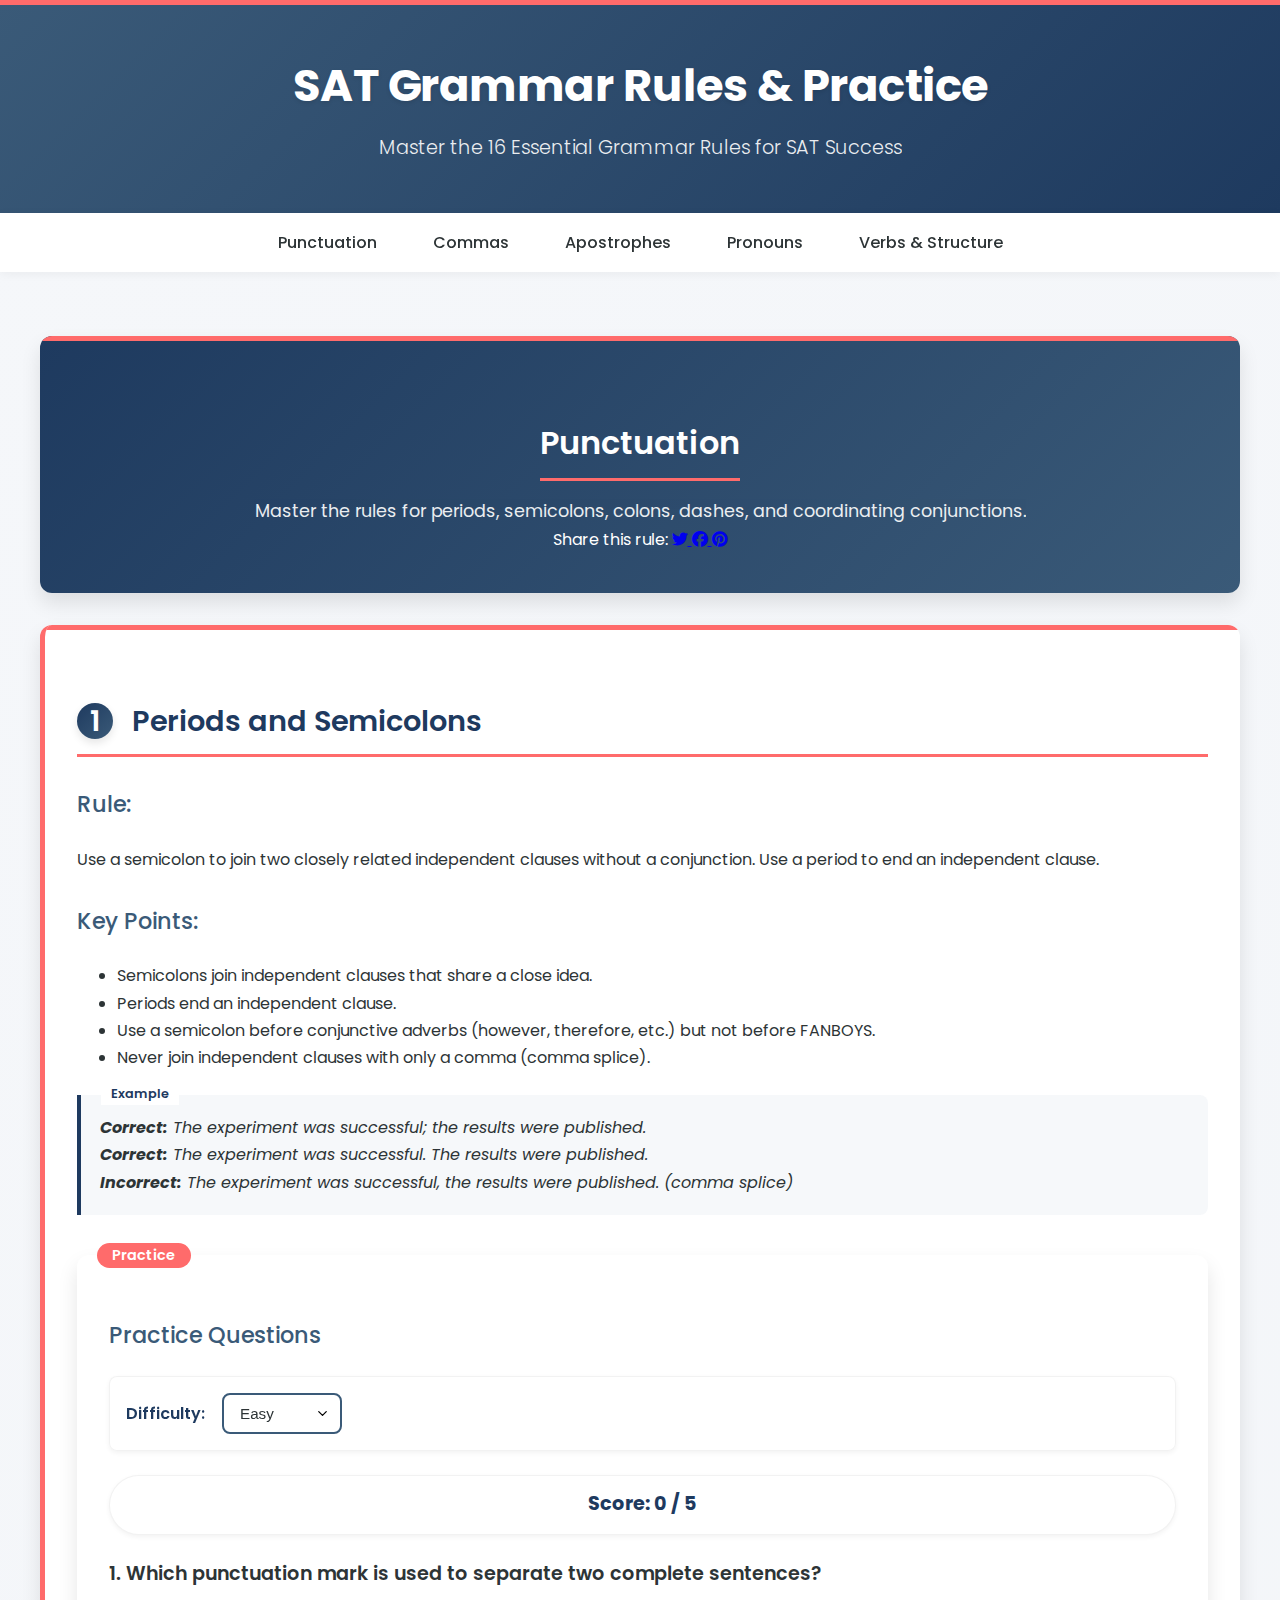
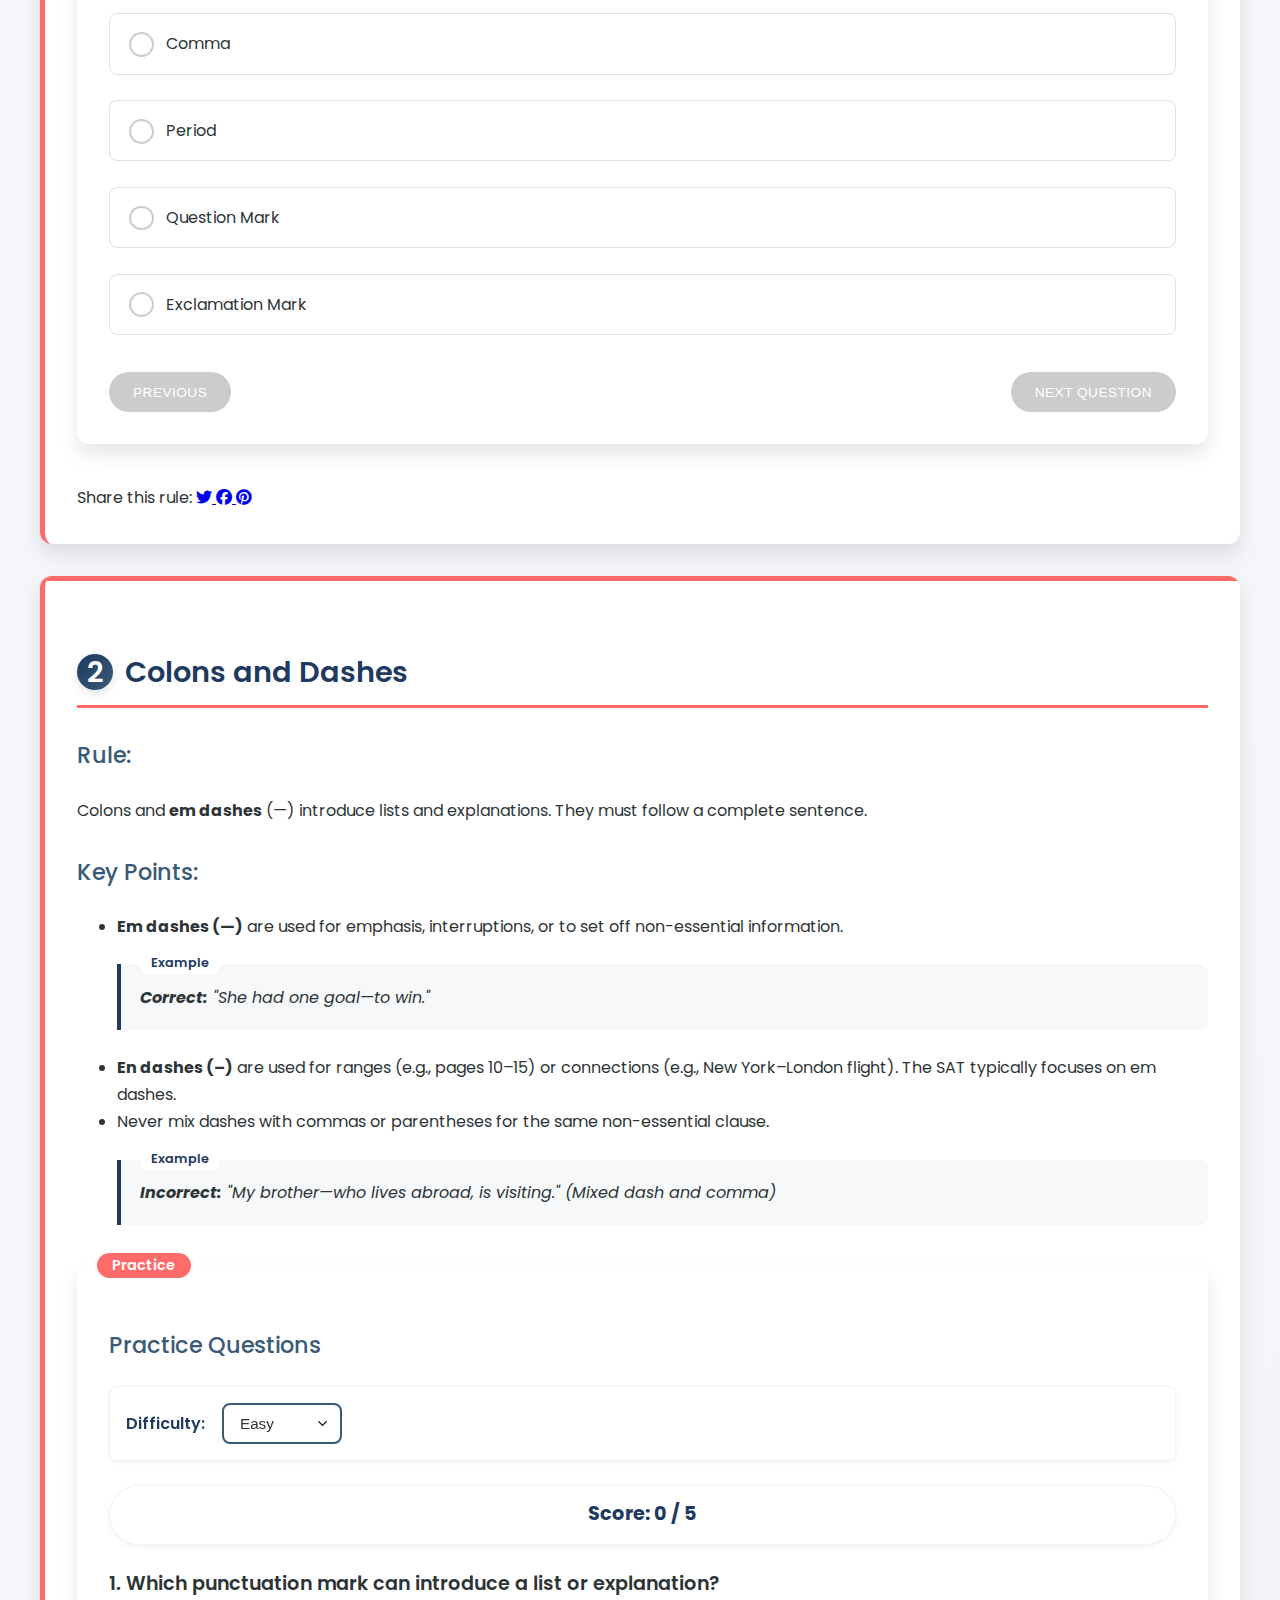
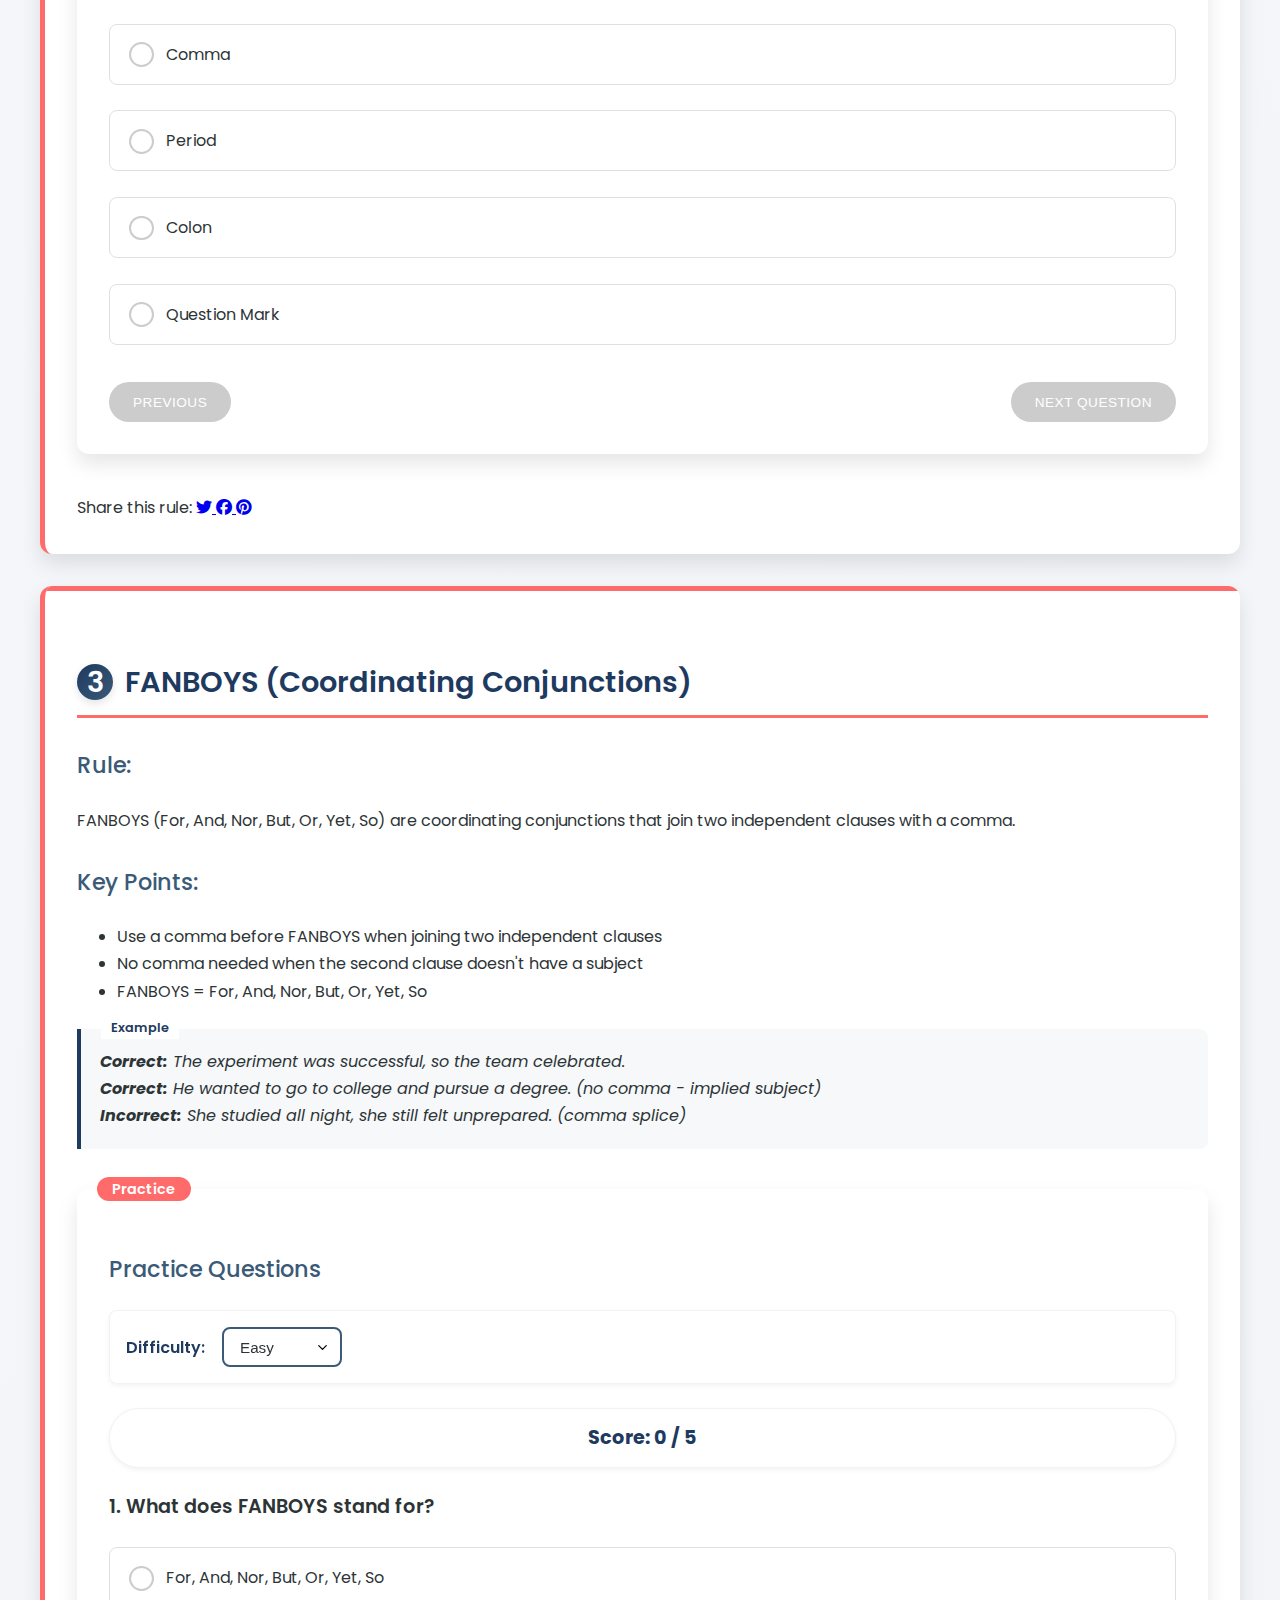
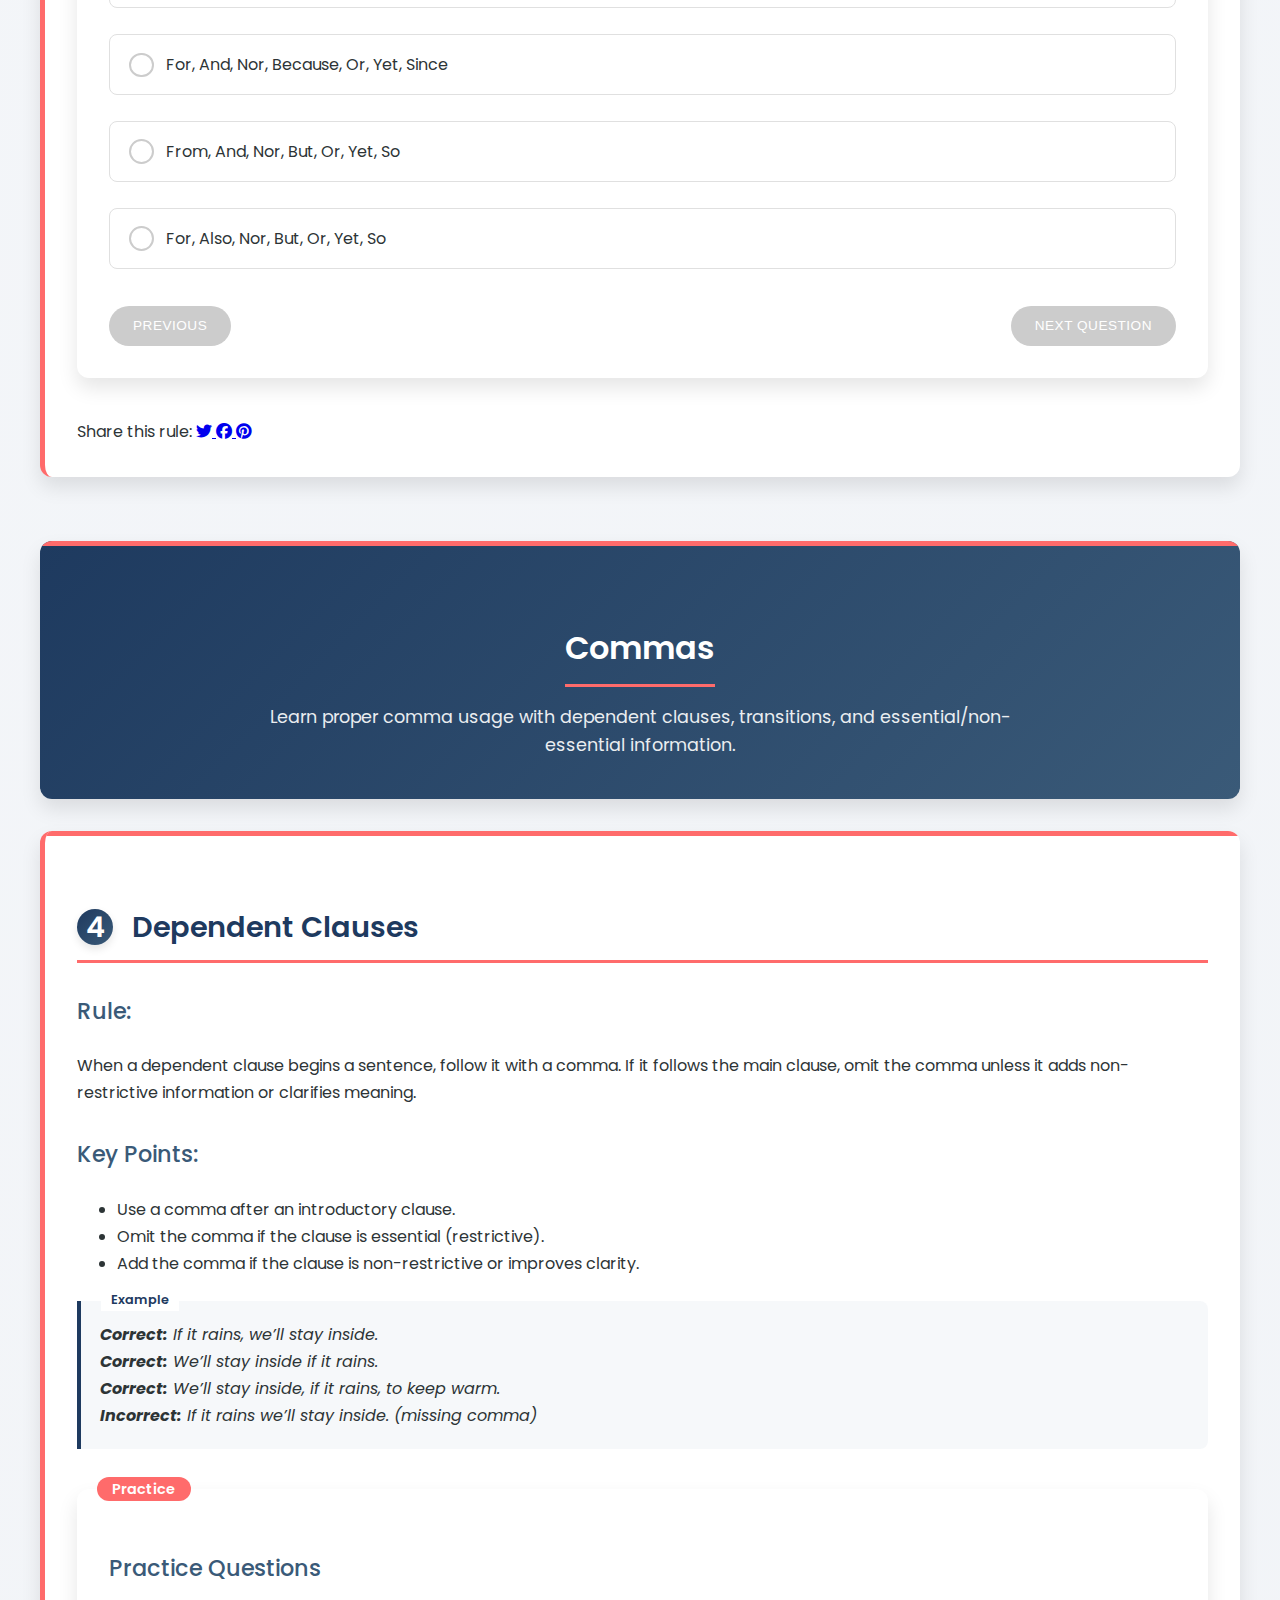
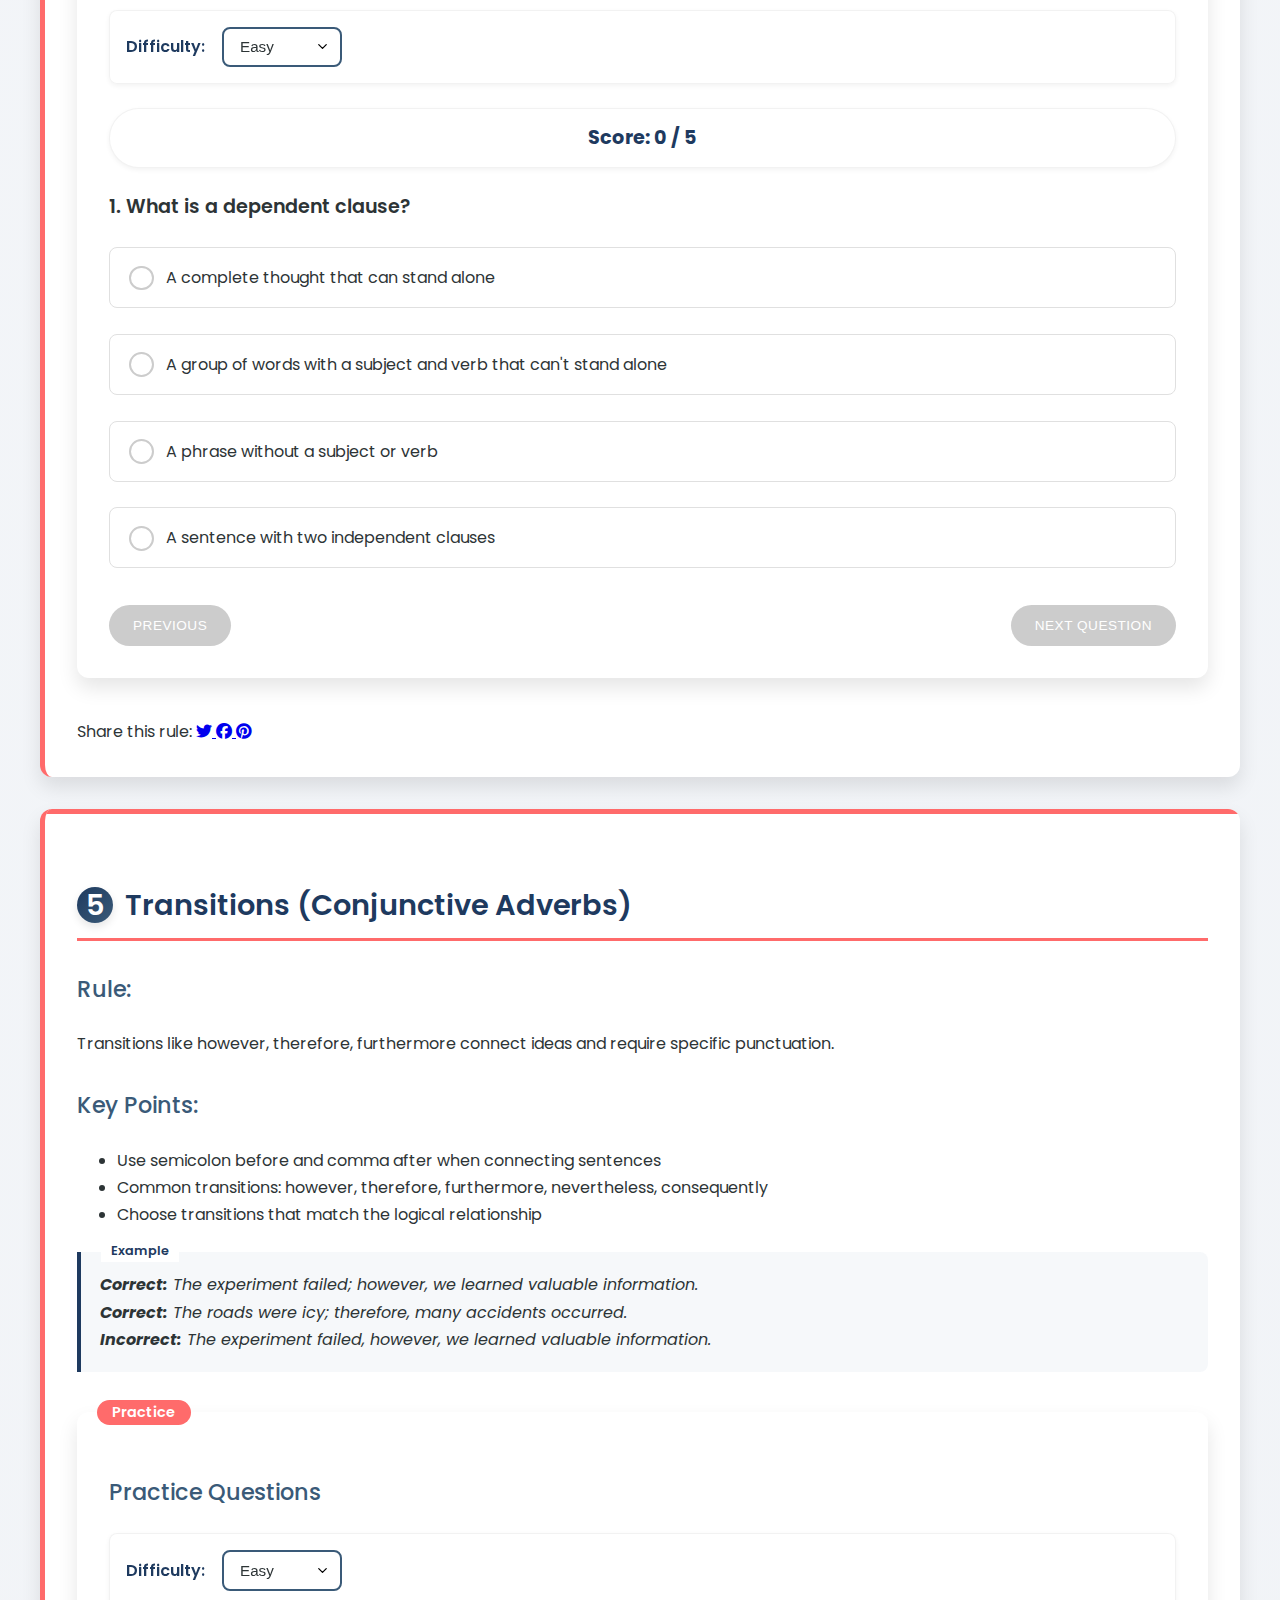
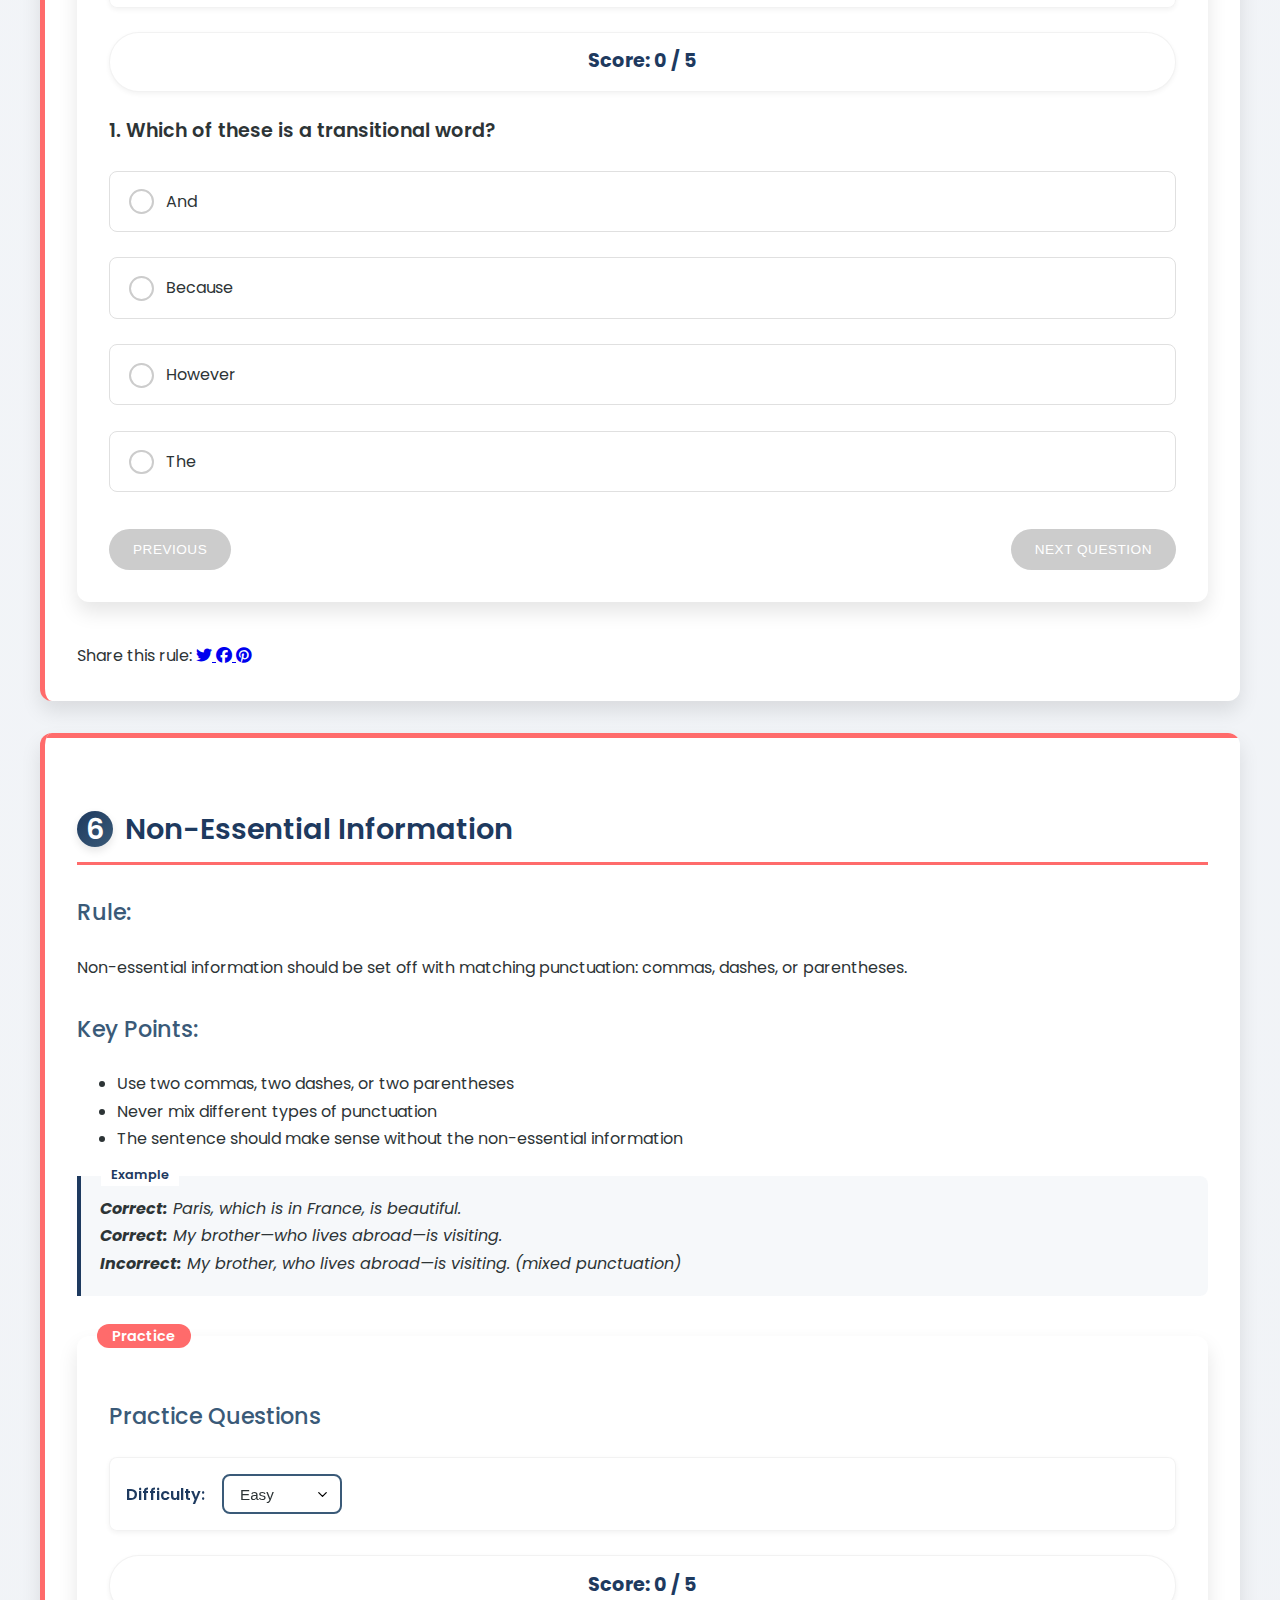
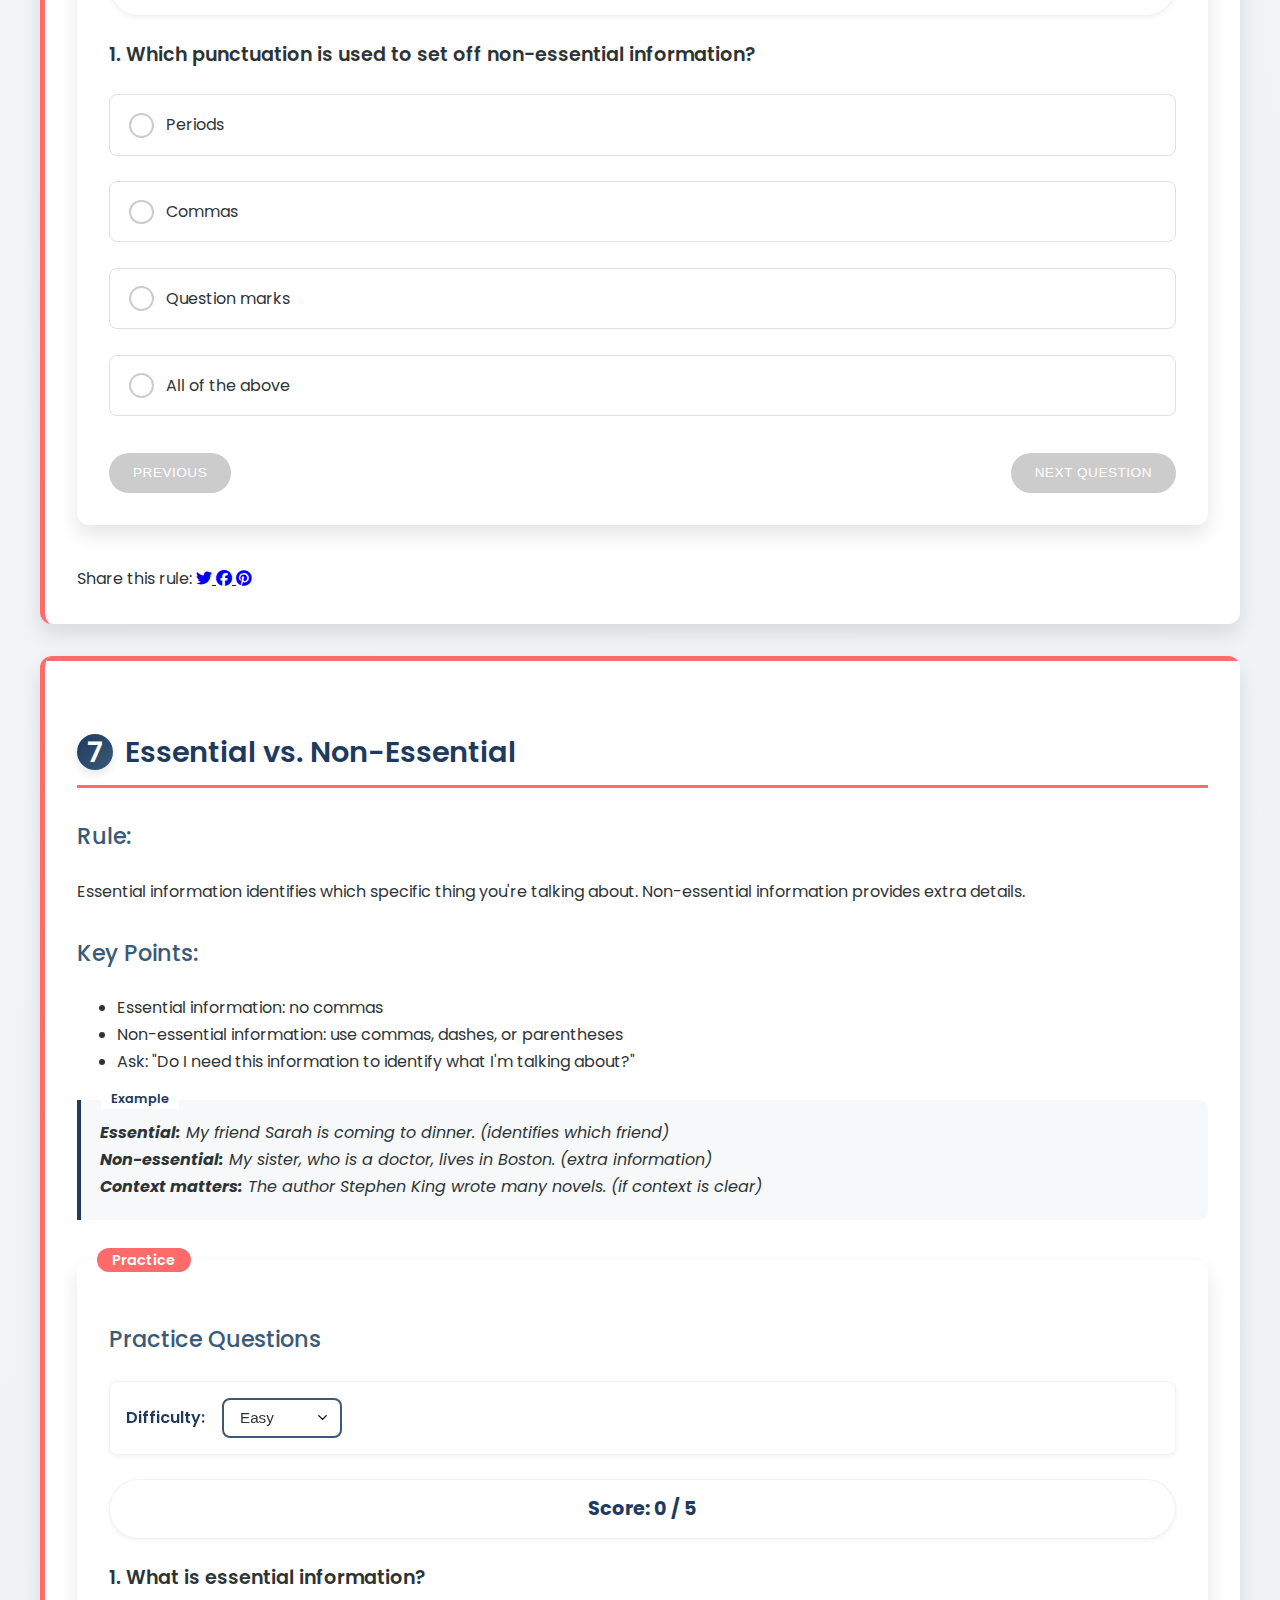
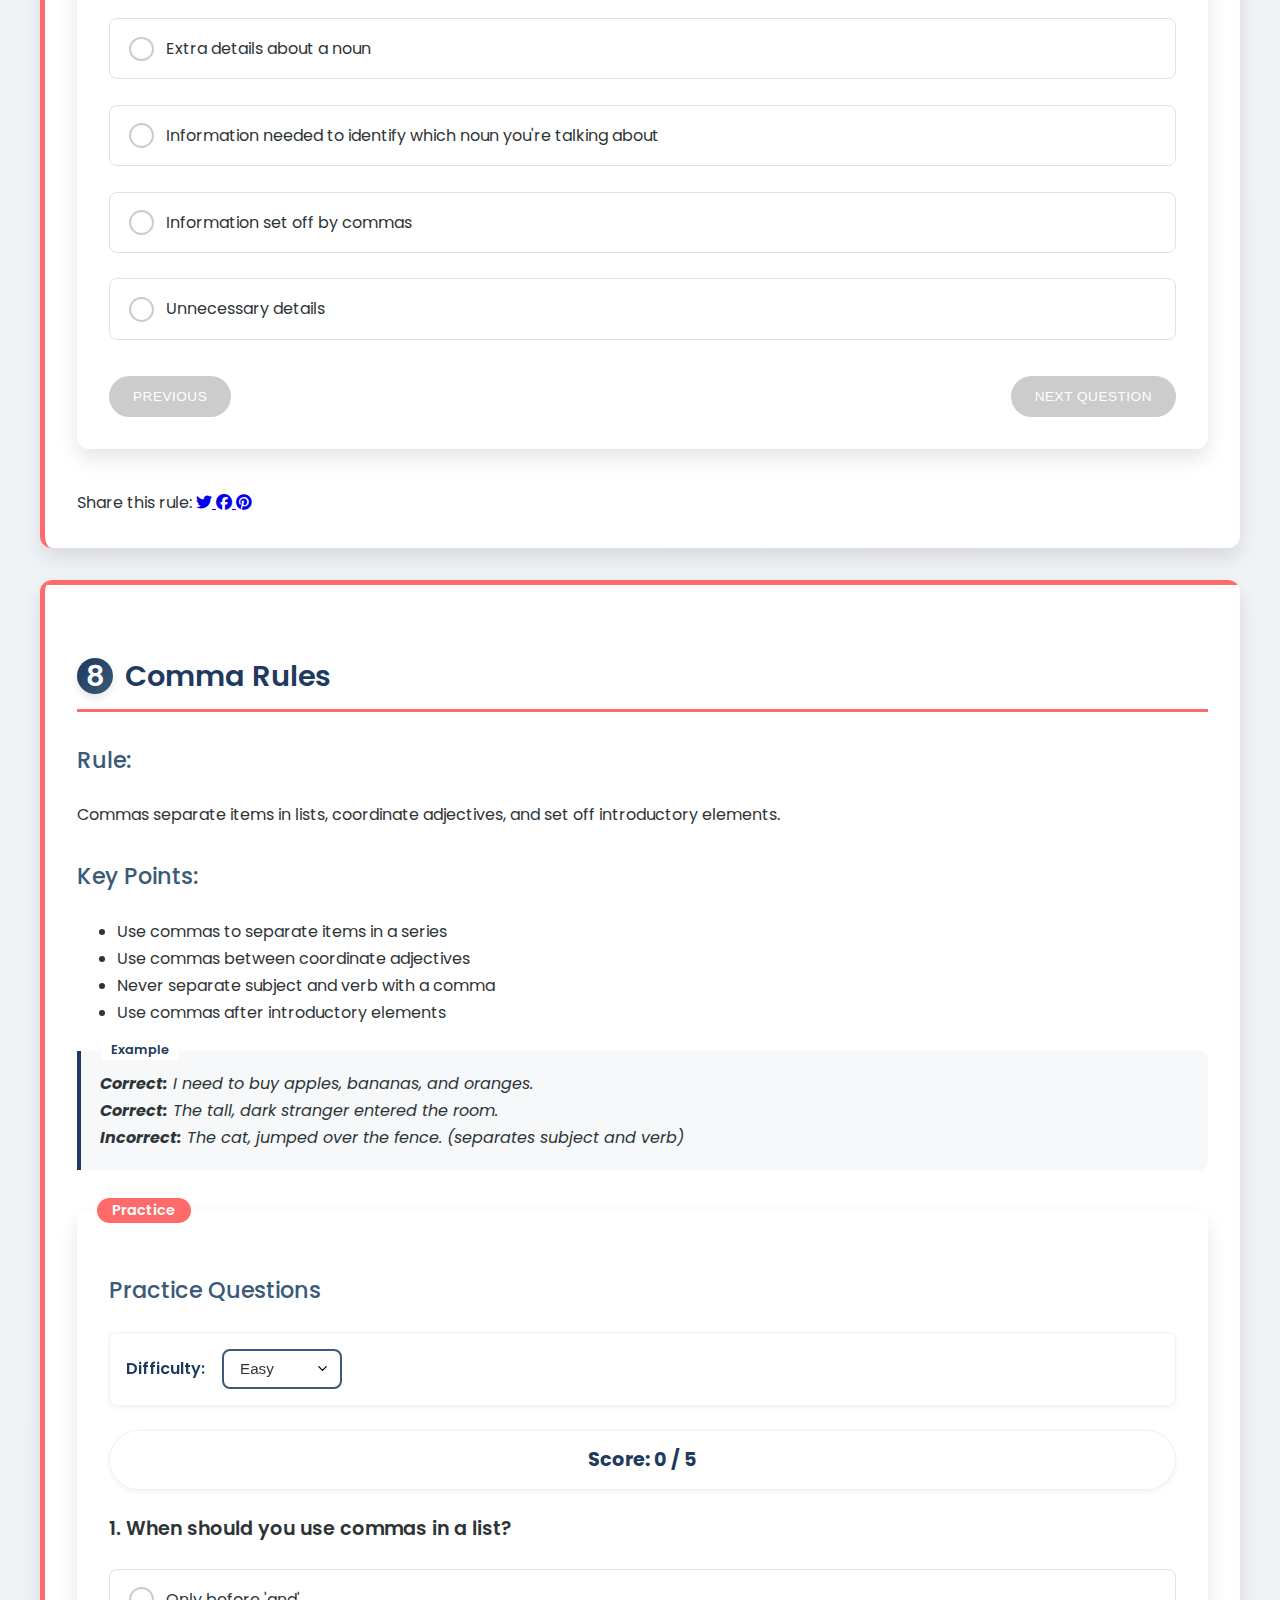
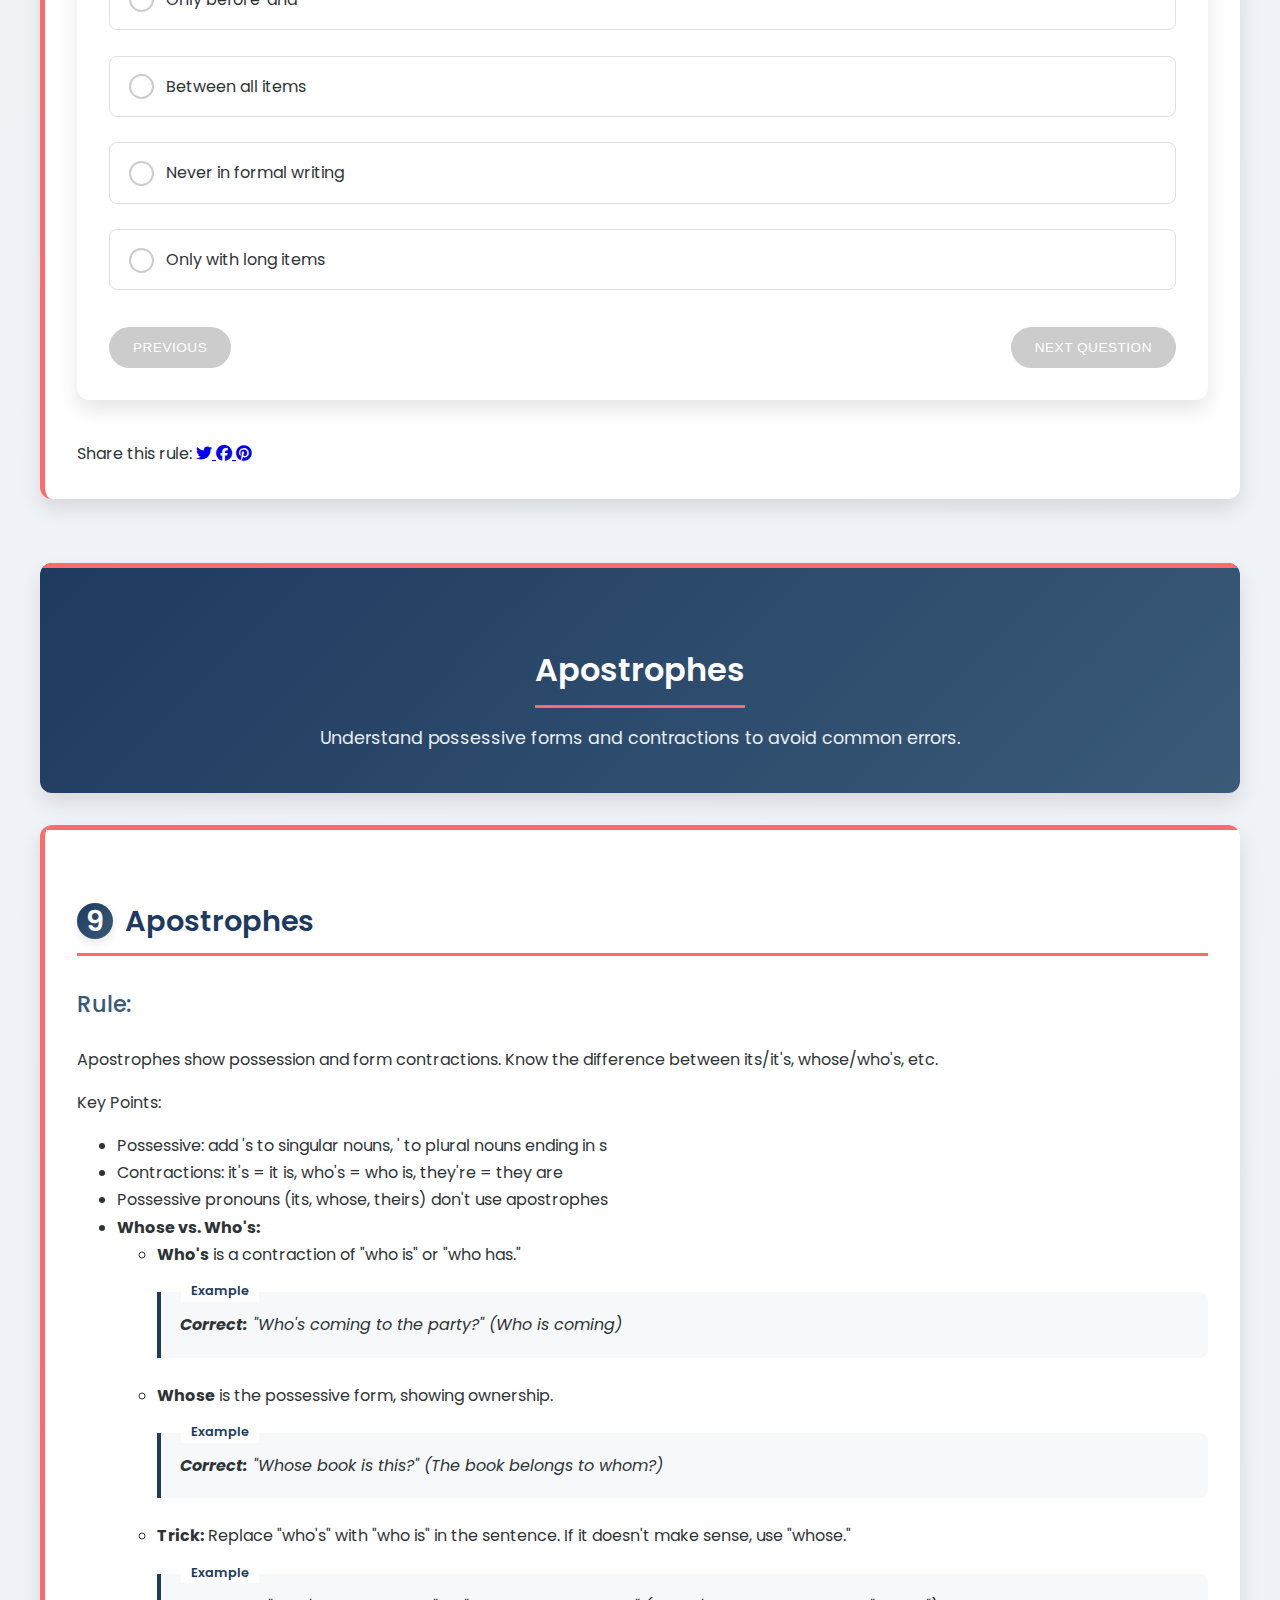
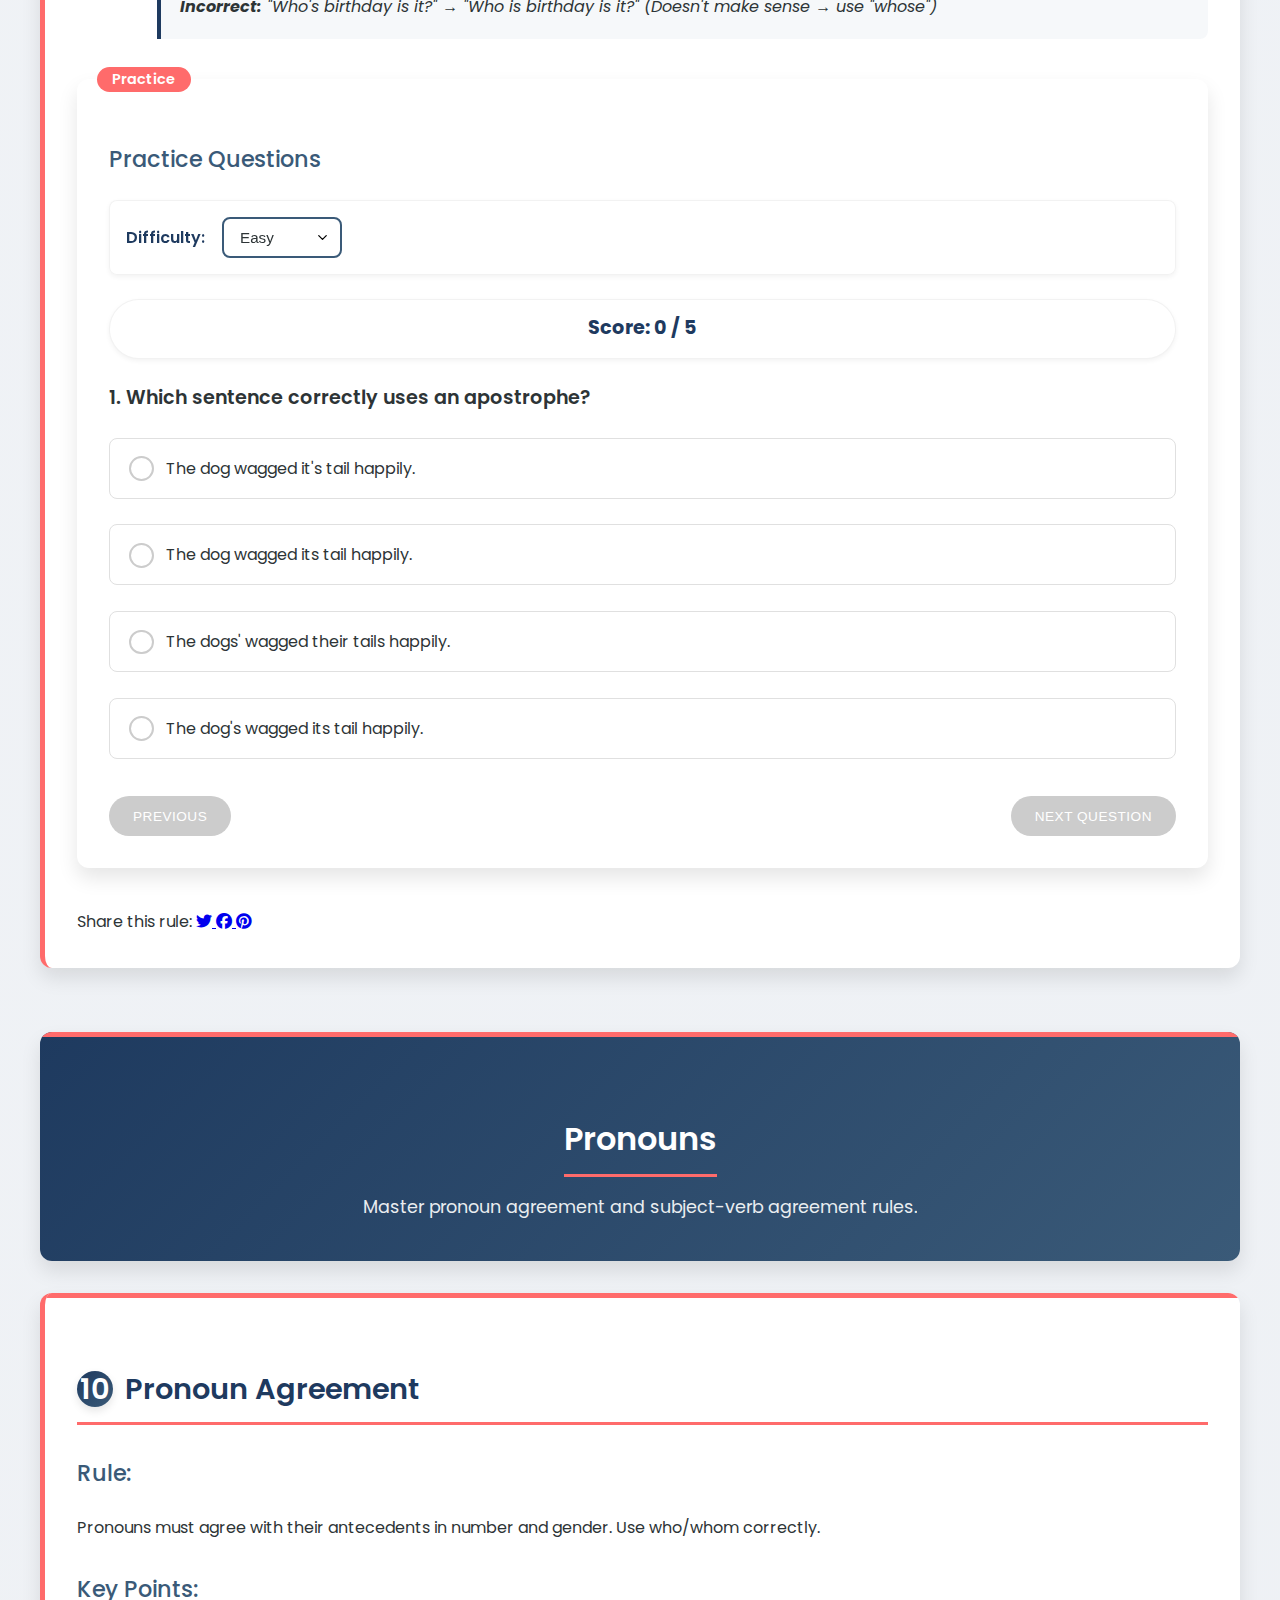
<file: all-questions.html>
<!DOCTYPE html>

<html lang="en">
<head>
<!-- Google tag (gtag.js) -->
<script async src="https://www.googletagmanager.com/gtag/js?id=G-HB8JLJDWF4"></script>
<script>
  window.dataLayer = window.dataLayer || [];
  function gtag(){dataLayer.push(arguments);}
  gtag('js', new Date());

  gtag('config', 'G-HB8JLJDWF4');
</script>
<script async src="https://pagead2.googlesyndication.com/pagead/js/adsbygoogle.js?client=ca-pub-6127381019051948"
     crossorigin="anonymous"></script>
<meta charset="utf-8"/>
<meta content="width=device-width, initial-scale=1.0" name="viewport"/>
<title>Free SAT Grammar Practice | 16 Rules with Examples &amp; Quizzes</title>
<link href="styles.css" rel="stylesheet"/>
<link href="https://fonts.googleapis.com/css2?family=Poppins:wght@300;400;500;600;700&amp;display=swap" rel="stylesheet"/>
<link href="https://cdnjs.cloudflare.com/ajax/libs/font-awesome/6.4.0/css/all.min.css" rel="stylesheet"/>
<meta content="Master SAT Grammar with our free 16-rule guide, 160+ practice questions, and detailed explanations. Based on Erica Meltzer's Critical Reader. Boost your SAT Writing score today!" name="description"/>
<meta content="SAT grammar, SAT practice, SAT prep, grammar rules, Erica Meltzer, SAT quiz, punctuation, commas, SAT writing" name="keywords"/>
<meta content="Phil Lin" name="author"/>
<meta content="SAT grammar rules, SAT writing practice, SAT punctuation, free SAT quiz, SAT prep, grammar exercises, SAT test prep, college board SAT" name="keywords"/>
<meta content="Free SAT Grammar Practice - 16 Essential Rules with Quizzes" property="og:title"/>
<meta content="160+ SAT grammar practice questions with explanations. Improve your SAT Writing score with our free interactive guide." property="og:description"/>
<meta content="https://satgrammarpro.github.io/sat-grammar-preview.png" property="og:image"/>
<meta content="https://satgrammarpro.github.io/" property="og:url"/>
<meta content="summary_large_image" name="twitter:card"/>
<link href="favicon.png" rel="icon" type="image/png">
<link href="https://satgrammarpro.github.io/" rel="canonical">
</link></link></head>
<body>
<header>
<div class="container">
<h1>SAT Grammar Rules &amp; Practice</h1>
<p>Master the 16 Essential Grammar Rules for SAT Success</p>
</div>
</header>
<nav>
<div class="container">
<ul>
<li><a href="#punctuation">Punctuation</a></li>
<li><a href="#commas">Commas</a></li>
<li><a href="#apostrophes">Apostrophes</a></li>
<li><a href="#pronouns">Pronouns</a></li>
<li><a href="#verbs-structure">Verbs &amp; Structure</a></li>
</ul>
</div>
</nav>
<main class="container">
<!-- Punctuation Section -->
<section class="group-header" id="punctuation">
<h2>Punctuation</h2>
<p>Master the rules for periods, semicolons, colons, dashes, and coordinating conjunctions.</p>
<div class="social-share">
<span>Share this rule:</span>
<a href="https://twitter.com/share?url=https://satgrammarpro.github.io/#rule1&amp;text=Check%20out%20this%20SAT%20Grammar%20Rule" target="_blank">
<i class="fab fa-twitter"></i>
</a>
<a href="https://www.facebook.com/sharer/sharer.php?u=https://satgrammarpro.github.io/#rule1" target="_blank">
<i class="fab fa-facebook"></i>
</a>
<a href="https://pinterest.com/pin/create/button/?url=https://satgrammarpro.github.io/#rule1&amp;media=&amp;description=SAT%20Grammar%20Rule" target="_blank">
<i class="fab fa-pinterest"></i>
</a>
</div>
</section>
<!-- Rule 1 -->
<section class="rule-card" id="rule1">
<h2>
<span class="rule-number">1</span>
            Periods and Semicolons
        </h2>
<h3>Rule:</h3>
<p>
            Use a semicolon to join two closely related independent clauses without a conjunction.  
            Use a period to end an independent clause.
        </p>
<h3>Key Points:</h3>
<ul>
<li>Semicolons join independent clauses that share a close idea.</li>
<li>Periods end an independent clause.</li>
<li>Use a semicolon before conjunctive adverbs (however, therefore, etc.) but not before FANBOYS.</li>
<li>Never join independent clauses with only a comma (comma splice).</li>
</ul>
<div class="example">
<strong>Correct:</strong> The experiment was successful; the results were published.<br/>
<strong>Correct:</strong> The experiment was successful. The results were published.<br/>
<strong>Incorrect:</strong> The experiment was successful, the results were published. (comma splice)
        </div>
<div class="practice-section">
<h3>Practice Questions</h3>
<div class="difficulty-selector">
<label for="difficulty-1">Difficulty:</label>
<select class="difficulty-dropdown" id="difficulty-1">
<option value="easy">Easy</option>
<option selected="" value="medium">Medium</option>
<option value="hard">Hard</option>
</select>
</div>
<div class="score-display">
            Score: <span id="score-1">0</span> / <span id="total-1">5</span>
</div>
<div id="practice-questions-1"></div>
<div class="navigation-buttons">
<button id="prev-1">Previous</button>
<button id="next-1">Next Question</button>
</div>
</div>
<div class="social-share">
<span>Share this rule:</span>
<a href="https://twitter.com/share?url=https://satgrammarpro.github.io/#rule1&amp;text=Check%20out%20this%20SAT%20Grammar%20Rule" target="_blank">
<i class="fab fa-twitter"></i>
</a>
<a href="https://www.facebook.com/sharer/sharer.php?u=https://satgrammarpro.github.io/#rule1" target="_blank">
<i class="fab fa-facebook"></i>
</a>
<a href="https://pinterest.com/pin/create/button/?url=https://satgrammarpro.github.io/#rule1&amp;media=&amp;description=SAT%20Grammar%20Rule" target="_blank">
<i class="fab fa-pinterest"></i>
</a>
</div>
</section>
<!-- Rule 2: Colons and Dashes -->
<section class="rule-card" id="rule2">
<h2><span class="rule-number">2</span>Colons and Dashes</h2>
<h3>Rule:</h3>
<p>Colons and <strong>em dashes</strong> (—) introduce lists and explanations. They must follow a complete sentence.</p>
<h3>Key Points:</h3>
<ul>
<li><strong>Em dashes (—)</strong> are used for emphasis, interruptions, or to set off non-essential information. 
                    <div class="example"><strong>Correct:</strong> "She had one goal—to win."</div>
</li>
<li><strong>En dashes (–)</strong> are used for ranges (e.g., pages 10–15) or connections (e.g., New York–London flight). The SAT typically focuses on em dashes.</li>
<li>Never mix dashes with commas or parentheses for the same non-essential clause.
                    <div class="example"><strong>Incorrect:</strong> "My brother—who lives abroad, is visiting." (Mixed dash and comma)</div>
</li>
</ul>
<div class="practice-section">
<h3>Practice Questions</h3>
<div class="difficulty-selector">
<label for="difficulty-2">Difficulty:</label>
<select class="difficulty-dropdown" id="difficulty-2">
<option value="easy">Easy</option>
<option selected="" value="medium">Medium</option>
<option value="hard">Hard</option>
</select>
</div>
<div class="score-display">Score: <span id="score-2">0</span> / <span id="total-2">5</span></div>
<div id="practice-questions-2"></div>
<div class="navigation-buttons">
<button id="prev-2">Previous</button>
<button id="next-2">Next Question</button>
</div>
</div>

<div class="social-share">
<span>Share this rule:</span>
<a href="https://twitter.com/share?url=https://satgrammarpro.github.io/#rule2&amp;text=Check%20out%20this%20SAT%20Grammar%20Rule" target="_blank">
<i class="fab fa-twitter"></i>
</a>
<a href="https://www.facebook.com/sharer/sharer.php?u=https://satgrammarpro.github.io/#rule2" target="_blank">
<i class="fab fa-facebook"></i>
</a>
<a href="https://pinterest.com/pin/create/button/?url=https://satgrammarpro.github.io/#rule2&amp;media=&amp;description=SAT%20Grammar%20Rule" target="_blank">
<i class="fab fa-pinterest"></i>
</a>
</div>
</section>
<!-- Rule 3: FANBOYS -->
<section class="rule-card" id="rule3">
<h2><span class="rule-number">3</span>FANBOYS (Coordinating Conjunctions)</h2>
<h3>Rule:</h3>
<p>FANBOYS (For, And, Nor, But, Or, Yet, So) are coordinating conjunctions that join two independent clauses with a comma.</p>
<h3>Key Points:</h3>
<ul>
<li>Use a comma before FANBOYS when joining two independent clauses</li>
<li>No comma needed when the second clause doesn't have a subject</li>
<li>FANBOYS = For, And, Nor, But, Or, Yet, So</li>
</ul>
<div class="example">
<strong>Correct:</strong> The experiment was successful, so the team celebrated.<br/>
<strong>Correct:</strong> He wanted to go to college and pursue a degree. (no comma - implied subject)<br/>
<strong>Incorrect:</strong> She studied all night, she still felt unprepared. (comma splice)
            </div>
<div class="practice-section">
<h3>Practice Questions</h3>
<div class="difficulty-selector">
<label for="difficulty-3">Difficulty:</label>
<select class="difficulty-dropdown" id="difficulty-3">
<option value="easy">Easy</option>
<option selected="" value="medium">Medium</option>
<option value="hard">Hard</option>
</select>
</div>
<div class="score-display">Score: <span id="score-3">0</span> / <span id="total-3">5</span></div>
<div id="practice-questions-3"></div>
<div class="navigation-buttons">
<button id="prev-3">Previous</button>
<button id="next-3">Next Question</button>
</div>
</div>

<div class="social-share">
<span>Share this rule:</span>
<a href="https://twitter.com/share?url=https://satgrammarpro.github.io/#rule3&amp;text=Check%20out%20this%20SAT%20Grammar%20Rule" target="_blank">
<i class="fab fa-twitter"></i>
</a>
<a href="https://www.facebook.com/sharer/sharer.php?u=https://satgrammarpro.github.io/#rule3" target="_blank">
<i class="fab fa-facebook"></i>
</a>
<a href="https://pinterest.com/pin/create/button/?url=https://satgrammarpro.github.io/#rule3&amp;media=&amp;description=SAT%20Grammar%20Rule" target="_blank">
<i class="fab fa-pinterest"></i>
</a>
</div>
</section>
<!-- Commas Section -->
<section class="group-header" id="commas">
<h2>Commas</h2>
<p>Learn proper comma usage with dependent clauses, transitions, and essential/non-essential information.</p>
</section>
<section class="rule-card" id="rule4">
<h2>
<span class="rule-number">4</span>
            Dependent Clauses
        </h2>
<h3>Rule:</h3>
<p>
            When a dependent clause begins a sentence, follow it with a comma.  
            If it follows the main clause, omit the comma unless it adds non-restrictive information or clarifies meaning.
        </p>
<h3>Key Points:</h3>
<ul>
<li>Use a comma after an introductory clause.</li>
<li>Omit the comma if the clause is essential (restrictive).</li>
<li>Add the comma if the clause is non-restrictive or improves clarity.</li>
</ul>
<div class="example">
<strong>Correct:</strong> If it rains, we’ll stay inside.<br/>
<strong>Correct:</strong> We’ll stay inside if it rains.<br/>
<strong>Correct:</strong> We’ll stay inside, if it rains, to keep warm.<br/>
<strong>Incorrect:</strong> If it rains we’ll stay inside. (missing comma)
        </div>
<div class="practice-section">
<h3>Practice Questions</h3>
<div class="difficulty-selector">
<label for="difficulty-4">Difficulty:</label>
<select class="difficulty-dropdown" id="difficulty-4">
<option value="easy">Easy</option>
<option selected="" value="medium">Medium</option>
<option value="hard">Hard</option>
</select>
</div>
<div class="score-display">
            Score: <span id="score-4">0</span> / <span id="total-4">5</span>
</div>
<div id="practice-questions-4"></div>
<div class="navigation-buttons">
<button id="prev-4">Previous</button>
<button id="next-4">Next Question</button>
</div>
</div>

<div class="social-share">
<span>Share this rule:</span>
<a href="https://twitter.com/share?url=https://satgrammarpro.github.io/#rule4&amp;text=Check%20out%20this%20SAT%20Grammar%20Rule" target="_blank">
<i class="fab fa-twitter"></i>
</a>
<a href="https://www.facebook.com/sharer/sharer.php?u=https://satgrammarpro.github.io/#rule4" target="_blank">
<i class="fab fa-facebook"></i>
</a>
<a href="https://pinterest.com/pin/create/button/?url=https://satgrammarpro.github.io/#rule4&amp;media=&amp;description=SAT%20Grammar%20Rule" target="_blank">
<i class="fab fa-pinterest"></i>
</a>
</div>
</section>
<!-- Rule 5: Transitions -->
<section class="rule-card" id="rule5">
<h2><span class="rule-number">5</span>Transitions (Conjunctive Adverbs)</h2>
<h3>Rule:</h3>
<p>Transitions like however, therefore, furthermore connect ideas and require specific punctuation.</p>
<h3>Key Points:</h3>
<ul>
<li>Use semicolon before and comma after when connecting sentences</li>
<li>Common transitions: however, therefore, furthermore, nevertheless, consequently</li>
<li>Choose transitions that match the logical relationship</li>
</ul>
<div class="example">
<strong>Correct:</strong> The experiment failed; however, we learned valuable information.<br/>
<strong>Correct:</strong> The roads were icy; therefore, many accidents occurred.<br/>
<strong>Incorrect:</strong> The experiment failed, however, we learned valuable information.
            </div>
<div class="practice-section">
<h3>Practice Questions</h3>
<div class="difficulty-selector">
<label for="difficulty-5">Difficulty:</label>
<select class="difficulty-dropdown" id="difficulty-5">
<option value="easy">Easy</option>
<option selected="" value="medium">Medium</option>
<option value="hard">Hard</option>
</select>
</div>
<div class="score-display">Score: <span id="score-5">0</span> / <span id="total-5">5</span></div>
<div id="practice-questions-5"></div>
<div class="navigation-buttons">
<button id="prev-5">Previous</button>
<button id="next-5">Next Question</button>
</div>
</div>

<div class="social-share">
<span>Share this rule:</span>
<a href="https://twitter.com/share?url=https://satgrammarpro.github.io/#rule5&amp;text=Check%20out%20this%20SAT%20Grammar%20Rule" target="_blank">
<i class="fab fa-twitter"></i>
</a>
<a href="https://www.facebook.com/sharer/sharer.php?u=https://satgrammarpro.github.io/#rule5" target="_blank">
<i class="fab fa-facebook"></i>
</a>
<a href="https://pinterest.com/pin/create/button/?url=https://satgrammarpro.github.io/#rule5&amp;media=&amp;description=SAT%20Grammar%20Rule" target="_blank">
<i class="fab fa-pinterest"></i>
</a>
</div>
</section>
<!-- Rule 6: Non-Essential Information -->
<section class="rule-card" id="rule6">
<h2><span class="rule-number">6</span>Non-Essential Information</h2>
<h3>Rule:</h3>
<p>Non-essential information should be set off with matching punctuation: commas, dashes, or parentheses.</p>
<h3>Key Points:</h3>
<ul>
<li>Use two commas, two dashes, or two parentheses</li>
<li>Never mix different types of punctuation</li>
<li>The sentence should make sense without the non-essential information</li>
</ul>
<div class="example">
<strong>Correct:</strong> Paris, which is in France, is beautiful.<br/>
<strong>Correct:</strong> My brother—who lives abroad—is visiting.<br/>
<strong>Incorrect:</strong> My brother, who lives abroad—is visiting. (mixed punctuation)
            </div>
<div class="practice-section">
<h3>Practice Questions</h3>
<div class="difficulty-selector">
<label for="difficulty-6">Difficulty:</label>
<select class="difficulty-dropdown" id="difficulty-6">
<option value="easy">Easy</option>
<option selected="" value="medium">Medium</option>
<option value="hard">Hard</option>
</select>
</div>
<div class="score-display">Score: <span id="score-6">0</span> / <span id="total-6">5</span></div>
<div id="practice-questions-6"></div>
<div class="navigation-buttons">
<button id="prev-6">Previous</button>
<button id="next-6">Next Question</button>
</div>
</div>

<div class="social-share">
<span>Share this rule:</span>
<a href="https://twitter.com/share?url=https://satgrammarpro.github.io/#rule6&amp;text=Check%20out%20this%20SAT%20Grammar%20Rule" target="_blank">
<i class="fab fa-twitter"></i>
</a>
<a href="https://www.facebook.com/sharer/sharer.php?u=https://satgrammarpro.github.io/#rule6" target="_blank">
<i class="fab fa-facebook"></i>
</a>
<a href="https://pinterest.com/pin/create/button/?url=https://satgrammarpro.github.io/#rule6&amp;media=&amp;description=SAT%20Grammar%20Rule" target="_blank">
<i class="fab fa-pinterest"></i>
</a>
</div>
</section>
<!-- Rule 7: Essential vs. Non-Essential -->
<section class="rule-card" id="rule7">
<h2><span class="rule-number">7</span>Essential vs. Non-Essential</h2>
<h3>Rule:</h3>
<p>Essential information identifies which specific thing you're talking about. Non-essential information provides extra details.</p>
<h3>Key Points:</h3>
<ul>
<li>Essential information: no commas</li>
<li>Non-essential information: use commas, dashes, or parentheses</li>
<li>Ask: "Do I need this information to identify what I'm talking about?"</li>
</ul>
<div class="example">
<strong>Essential:</strong> My friend Sarah is coming to dinner. (identifies which friend)<br/>
<strong>Non-essential:</strong> My sister, who is a doctor, lives in Boston. (extra information)<br/>
<strong>Context matters:</strong> The author Stephen King wrote many novels. (if context is clear)
            </div>
<div class="practice-section">
<h3>Practice Questions</h3>
<div class="difficulty-selector">
<label for="difficulty-7">Difficulty:</label>
<select class="difficulty-dropdown" id="difficulty-7">
<option value="easy">Easy</option>
<option selected="" value="medium">Medium</option>
<option value="hard">Hard</option>
</select>
</div>
<div class="score-display">Score: <span id="score-7">0</span> / <span id="total-7">5</span></div>
<div id="practice-questions-7"></div>
<div class="navigation-buttons">
<button id="prev-7">Previous</button>
<button id="next-7">Next Question</button>
</div>
</div>

<div class="social-share">
<span>Share this rule:</span>
<a href="https://twitter.com/share?url=https://satgrammarpro.github.io/#rule7&amp;text=Check%20out%20this%20SAT%20Grammar%20Rule" target="_blank">
<i class="fab fa-twitter"></i>
</a>
<a href="https://www.facebook.com/sharer/sharer.php?u=https://satgrammarpro.github.io/#rule7" target="_blank">
<i class="fab fa-facebook"></i>
</a>
<a href="https://pinterest.com/pin/create/button/?url=https://satgrammarpro.github.io/#rule7&amp;media=&amp;description=SAT%20Grammar%20Rule" target="_blank">
<i class="fab fa-pinterest"></i>
</a>
</div>
</section>
<!-- Rule 8: Comma Rules -->
<section class="rule-card" id="rule8">
<h2><span class="rule-number">8</span>Comma Rules</h2>
<h3>Rule:</h3>
<p>Commas separate items in lists, coordinate adjectives, and set off introductory elements.</p>
<h3>Key Points:</h3>
<ul>
<li>Use commas to separate items in a series</li>
<li>Use commas between coordinate adjectives</li>
<li>Never separate subject and verb with a comma</li>
<li>Use commas after introductory elements</li>
</ul>
<div class="example">
<strong>Correct:</strong> I need to buy apples, bananas, and oranges.<br/>
<strong>Correct:</strong> The tall, dark stranger entered the room.<br/>
<strong>Incorrect:</strong> The cat, jumped over the fence. (separates subject and verb)
            </div>
<div class="practice-section">
<h3>Practice Questions</h3>
<div class="difficulty-selector">
<label for="difficulty-8">Difficulty:</label>
<select class="difficulty-dropdown" id="difficulty-8">
<option value="easy">Easy</option>
<option selected="" value="medium">Medium</option>
<option value="hard">Hard</option>
</select>
</div>
<div class="score-display">Score: <span id="score-8">0</span> / <span id="total-8">5</span></div>
<div id="practice-questions-8"></div>
<div class="navigation-buttons">
<button id="prev-8">Previous</button>
<button id="next-8">Next Question</button>
</div>
</div>

<div class="social-share">
<span>Share this rule:</span>
<a href="https://twitter.com/share?url=https://satgrammarpro.github.io/#rule8&amp;text=Check%20out%20this%20SAT%20Grammar%20Rule" target="_blank">
<i class="fab fa-twitter"></i>
</a>
<a href="https://www.facebook.com/sharer/sharer.php?u=https://satgrammarpro.github.io/#rule8" target="_blank">
<i class="fab fa-facebook"></i>
</a>
<a href="https://pinterest.com/pin/create/button/?url=https://satgrammarpro.github.io/#rule8&amp;media=&amp;description=SAT%20Grammar%20Rule" target="_blank">
<i class="fab fa-pinterest"></i>
</a>
</div>
</section>
<!-- Apostrophes Section -->
<section class="group-header" id="apostrophes">
<h2>Apostrophes</h2>
<p>Understand possessive forms and contractions to avoid common errors.</p>
</section>
<!-- Rule 9: Apostrophes -->
<section class="rule-card" id="rule9">
<h2><span class="rule-number">9</span>Apostrophes</h2>
<h3>Rule:</h3>
<p>Apostrophes show possession and form contractions. Know the difference between its/it's, whose/who's, etc.</p>
<h<h3>Key Points:
<ul>
<li>Possessive: add 's to singular nouns, ' to plural nouns ending in s</li>
<li>Contractions: it's = it is, who's = who is, they're = they are</li>
<li>Possessive pronouns (its, whose, theirs) don't use apostrophes</li>
<li><strong>Whose vs. Who's:</strong>
<ul>
<li><strong>Who's</strong> is a contraction of "who is" or "who has." 
                            <div class="example"><strong>Correct:</strong> "Who's coming to the party?" (Who is coming)</div>
</li>
<li><strong>Whose</strong> is the possessive form, showing ownership.
                            <div class="example"><strong>Correct:</strong> "Whose book is this?" (The book belongs to whom?)</div>
</li>
<li><strong>Trick:</strong> Replace "who's" with "who is" in the sentence. If it doesn't make sense, use "whose."
                            <div class="example"><strong>Incorrect:</strong> "Who's birthday is it?" → "Who is birthday is it?" (Doesn't make sense → use "whose")</div>
</li>
</ul>
</li>
</ul>
<div class="practice-section">
<h3>Practice Questions</h3>
<div class="difficulty-selector">
<label for="difficulty-9">Difficulty:</label>
<select class="difficulty-dropdown" id="difficulty-9">
<option value="easy">Easy</option>
<option selected="" value="medium">Medium</option>
<option value="hard">Hard</option>
</select>
</div>
<div class="score-display">Score: <span id="score-9">0</span> / <span id="total-9">5</span></div>
<div id="practice-questions-9"></div>
<div class="navigation-buttons">
<button id="prev-9">Previous</button>
<button id="next-9">Next Question</button>
</div>
</div>
</h<h3>
<div class="social-share">
<span>Share this rule:</span>
<a href="https://twitter.com/share?url=https://satgrammarpro.github.io/#rule9&amp;text=Check%20out%20this%20SAT%20Grammar%20Rule" target="_blank">
<i class="fab fa-twitter"></i>
</a>
<a href="https://www.facebook.com/sharer/sharer.php?u=https://satgrammarpro.github.io/#rule9" target="_blank">
<i class="fab fa-facebook"></i>
</a>
<a href="https://pinterest.com/pin/create/button/?url=https://satgrammarpro.github.io/#rule9&amp;media=&amp;description=SAT%20Grammar%20Rule" target="_blank">
<i class="fab fa-pinterest"></i>
</a>
</div>
</section>
<!-- Pronouns Section -->
<section class="group-header" id="pronouns">
<h2>Pronouns</h2>
<p>Master pronoun agreement and subject-verb agreement rules.</p>
</section>
<!-- Rule 10: Pronoun Agreement -->
<section class="rule-card" id="rule10">
<h2><span class="rule-number">10</span>Pronoun Agreement</h2>
<h3>Rule:</h3>
<p>Pronouns must agree with their antecedents in number and gender. Use who/whom correctly.</p>
<h3>Key Points:</h3>
<ul>
<li>Singular antecedents take singular pronouns</li>
<li>Use "who" for subjects, "whom" for objects</li>
<li>Use "which" for things, "who" for people</li>
<li>Collective nouns are usually singular</li>
</ul>
<div class="example">
<strong>Correct:</strong> Each student must bring his or her own lunch.<br/>
<strong>Correct:</strong> To whom did you give the assignment?<br/>
<strong>Incorrect:</strong> Each student must bring their own lunch. (number disagreement)
            </div>
<div class="practice-section">
<h3>Practice Questions</h3>
<div class="difficulty-selector">
<label for="difficulty-10">Difficulty:</label>
<select class="difficulty-dropdown" id="difficulty-10">
<option value="easy">Easy</option>
<option selected="" value="medium">Medium</option>
<option value="hard">Hard</option>
</select>
</div>
<div class="score-display">Score: <span id="score-10">0</span> / <span id="total-10">5</span></div>
<div id="practice-questions-10"></div>
<div class="navigation-buttons">
<button id="prev-10">Previous</button>
<button id="next-10">Next Question</button>
</div>
</div>

<div class="social-share">
<span>Share this rule:</span>
<a href="https://twitter.com/share?url=https://satgrammarpro.github.io/#rule10&amp;text=Check%20out%20this%20SAT%20Grammar%20Rule" target="_blank">
<i class="fab fa-twitter"></i>
</a>
<a href="https://www.facebook.com/sharer/sharer.php?u=https://satgrammarpro.github.io/#rule10" target="_blank">
<i class="fab fa-facebook"></i>
</a>
<a href="https://pinterest.com/pin/create/button/?url=https://satgrammarpro.github.io/#rule10&amp;media=&amp;description=SAT%20Grammar%20Rule" target="_blank">
<i class="fab fa-pinterest"></i>
</a>
</div>
</section>
<!-- Rule 11 -->
<section class="rule-card" id="rule11">
<h2>
<span class="rule-number">11</span>
            Collective Nouns
        </h2>
<h3>Rule:</h3>
<p>
            Treat collective nouns (team, committee, family) as singular—unless the sentence emphasizes individual members, in which case use a plural verb.
        </p>
<h3>Key Points:</h3>
<ul>
<li>Standard: The team is winning.</li>
<li>Emphasizing members: The team are arguing among themselves.</li>
</ul>
<div class="example">
<strong>Correct:</strong> The committee decides today. (singular)<br/>
<strong>Correct:</strong> The committee are divided in their opinions. (emphasizing members)<br/>
<strong>Incorrect:</strong> The committee decide today. (should be “decides”)
        </div>
<div class="practice-section">
<h3>Practice Questions</h3>
<div class="difficulty-selector">
<label for="difficulty-11">Difficulty:</label>
<select class="difficulty-dropdown" id="difficulty-11">
<option value="easy">Easy</option>
<option selected="" value="medium">Medium</option>
<option value="hard">Hard</option>
</select>
</div>
<div class="score-display">
            Score: <span id="score-11">0</span> / <span id="total-11">5</span>
</div>
<div id="practice-questions-11"></div>
<div class="navigation-buttons">
<button id="prev-11">Previous</button>
<button id="next-11">Next Question</button>
</div>
</div>

<div class="social-share">
<span>Share this rule:</span>
<a href="https://twitter.com/share?url=https://satgrammarpro.github.io/#rule11&amp;text=Check%20out%20this%20SAT%20Grammar%20Rule" target="_blank">
<i class="fab fa-twitter"></i>
</a>
<a href="https://www.facebook.com/sharer/sharer.php?u=https://satgrammarpro.github.io/#rule11" target="_blank">
<i class="fab fa-facebook"></i>
</a>
<a href="https://pinterest.com/pin/create/button/?url=https://satgrammarpro.github.io/#rule11&amp;media=&amp;description=SAT%20Grammar%20Rule" target="_blank">
<i class="fab fa-pinterest"></i>
</a>
</div>
</section>
<!-- Verbs & Structure Section -->
<section class="group-header" id="verbs-structure">
<h2>Verbs &amp; Sentence Structure</h2>
<p>Learn about verb tenses, parallel structure, modifiers, and adjective/adverb usage.</p>
</section>
<!-- Rule 12: Parallel Structure -->
<section class="rule-card" id="rule12">
<h2><span class="rule-number">12</span>Parallel Structure</h2>
<h3>Rule:</h3>
<p>Items in a series should be in the same grammatical form (all nouns, all verbs, all phrases, etc.).</p>
<h3>Key Points:</h3>
<ul>
<li>Keep the same grammatical form in lists</li>
<li>All gerunds, all infinitives, or all base verbs</li>
<li>All nouns, all adjectives, or all phrases</li>
<li>Maintain consistency throughout the series</li>
</ul>
<div class="example">
<strong>Correct:</strong> She likes swimming, running, and biking. (all gerunds)<br/>
<strong>Correct:</strong> She is intelligent, creative, and hardworking. (all adjectives)<br/>
<strong>Incorrect:</strong> She likes swimming, running, and to bike. (mixed forms)
            </div>
<div class="practice-section">
<h3>Practice Questions</h3>
<div class="difficulty-selector">
<label for="difficulty-12">Difficulty:</label>
<select class="difficulty-dropdown" id="difficulty-12">
<option value="easy">Easy</option>
<option selected="" value="medium">Medium</option>
<option value="hard">Hard</option>
</select>
</div>
<div class="score-display">Score: <span id="score-12">0</span> / <span id="total-12">5</span></div>
<div id="practice-questions-12"></div>
<div class="navigation-buttons">
<button id="prev-12">Previous</button>
<button id="next-12">Next Question</button>
</div>
</div>

<div class="social-share">
<span>Share this rule:</span>
<a href="https://twitter.com/share?url=https://satgrammarpro.github.io/#rule12&amp;text=Check%20out%20this%20SAT%20Grammar%20Rule" target="_blank">
<i class="fab fa-twitter"></i>
</a>
<a href="https://www.facebook.com/sharer/sharer.php?u=https://satgrammarpro.github.io/#rule12" target="_blank">
<i class="fab fa-facebook"></i>
</a>
<a href="https://pinterest.com/pin/create/button/?url=https://satgrammarpro.github.io/#rule12&amp;media=&amp;description=SAT%20Grammar%20Rule" target="_blank">
<i class="fab fa-pinterest"></i>
</a>
</div>
</section>
<!-- Rule 13: Dangling Modifiers -->
<section class="rule-card" id="rule13">
<h2><span class="rule-number">13</span>Dangling Modifiers</h2>
<h3>Rule:</h3>
<p>Modifying phrases must clearly refer to the subject that immediately follows them.</p>
<h3>Key Points:</h3>
<ul>
<li>The subject after the comma must be doing the action in the modifier</li>
<li>Common problem: modifier seems to refer to the wrong noun</li>
<li>Fix by making the correct subject follow the modifier</li>
</ul>
<div class="example">
<strong>Correct:</strong> Walking to school, I got caught in the rain.<br/>
<strong>Correct:</strong> After I studied all night, the exam was easy.<br/>
<strong>Incorrect:</strong> Walking to school, the rain started falling. (rain wasn't walking)
            </div>
<div class="practice-section">
<h3>Practice Questions</h3>
<div class="difficulty-selector">
<label for="difficulty-13">Difficulty:</label>
<select class="difficulty-dropdown" id="difficulty-13">
<option value="easy">Easy</option>
<option selected="" value="medium">Medium</option>
<option value="hard">Hard</option>
</select>
</div>
<div class="score-display">Score: <span id="score-13">0</span> / <span id="total-13">5</span></div>
<div id="practice-questions-13"></div>
<div class="navigation-buttons">
<button id="prev-13">Previous</button>
<button id="next-13">Next Question</button>
</div>
</div>

<div class="social-share">
<span>Share this rule:</span>
<a href="https://twitter.com/share?url=https://satgrammarpro.github.io/#rule13&amp;text=Check%20out%20this%20SAT%20Grammar%20Rule" target="_blank">
<i class="fab fa-twitter"></i>
</a>
<a href="https://www.facebook.com/sharer/sharer.php?u=https://satgrammarpro.github.io/#rule13" target="_blank">
<i class="fab fa-facebook"></i>
</a>
<a href="https://pinterest.com/pin/create/button/?url=https://satgrammarpro.github.io/#rule13&amp;media=&amp;description=SAT%20Grammar%20Rule" target="_blank">
<i class="fab fa-pinterest"></i>
</a>
</div>
</section>
<!-- Rule 14: Idioms -->
<section class="rule-card" id="rule14">
<h2><span class="rule-number">14</span>Idioms</h2>
<h3>Rule:</h3>
<p>Certain words require specific prepositions. These combinations must be memorized.</p>
<h3>Key Points:</h3>
<ul>
<li>Good at, responsible for, different from, capable of</li>
<li>Talent for, interested in, worried about</li>
<li>These combinations are fixed and must be memorized</li>
<li>Context doesn't change the required preposition</li>
</ul>
<div class="example">
<strong>Correct:</strong> She is good at mathematics.<br/>
<strong>Correct:</strong> He is responsible for the project.<br/>
<strong>Incorrect:</strong> She is good in mathematics. (wrong preposition)
            </div>
<div class="practice-section">
<h3>Practice Questions</h3>
<div class="difficulty-selector">
<label for="difficulty-14">Difficulty:</label>
<select class="difficulty-dropdown" id="difficulty-14">
<option value="easy">Easy</option>
<option selected="" value="medium">Medium</option>
<option value="hard">Hard</option>
</select>
</div>
<div class="score-display">Score: <span id="score-14">0</span> / <span id="total-14">5</span></div>
<div id="practice-questions-14"></div>
<div class="navigation-buttons">
<button id="prev-14">Previous</button>
<button id="next-14">Next Question</button>
</div>
</div>

<div class="social-share">
<span>Share this rule:</span>
<a href="https://twitter.com/share?url=https://satgrammarpro.github.io/#rule14&amp;text=Check%20out%20this%20SAT%20Grammar%20Rule" target="_blank">
<i class="fab fa-twitter"></i>
</a>
<a href="https://www.facebook.com/sharer/sharer.php?u=https://satgrammarpro.github.io/#rule14" target="_blank">
<i class="fab fa-facebook"></i>
</a>
<a href="https://pinterest.com/pin/create/button/?url=https://satgrammarpro.github.io/#rule14&amp;media=&amp;description=SAT%20Grammar%20Rule" target="_blank">
<i class="fab fa-pinterest"></i>
</a>
</div>
</section>
<!-- Rule 15 -->
<section class="rule-card" id="rule15">
<h2>
<span class="rule-number">15</span>
            Reported Speech
        </h2>
<h3>Rule:</h3>
<p>
            In indirect (reported) speech, backshift present- and future-tense verbs:  
            “will” → “would,” “can” → “could,” “have” → “had.”  
            Keep the past perfect for actions completed before another past action.
        </p>
<h3>Key Points:</h3>
<ul>
<li>“will” → “would”</li>
<li>“can” → “could”</li>
<li>“have” → “had”</li>
<li>Use past perfect for earlier actions (had finished)</li>
</ul>
<div class="example">
<strong>He said:</strong> “I will finish the report.”<br/>
<strong>Indirect:</strong> He said that he would finish the report.<br/>
<strong>Incorrect:</strong> He said that he will finish the report.
        </div>
<div class="practice-section">
<h3>Practice Questions</h3>
<div class="difficulty-selector">
<label for="difficulty-15">Difficulty:</label>
<select class="difficulty-dropdown" id="difficulty-15">
<option value="easy">Easy</option>
<option selected="" value="medium">Medium</option>
<option value="hard">Hard</option>
</select>
</div>
<div class="score-display">
            Score: <span id="score-15">0</span> / <span id="total-15">5</span>
</div>
<div id="practice-questions-15"></div>
<div class="navigation-buttons">
<button id="prev-15">Previous</button>
<button id="next-15">Next Question</button>
</div>
</div>

<div class="social-share">
<span>Share this rule:</span>
<a href="https://twitter.com/share?url=https://satgrammarpro.github.io/#rule15&amp;text=Check%20out%20this%20SAT%20Grammar%20Rule" target="_blank">
<i class="fab fa-twitter"></i>
</a>
<a href="https://www.facebook.com/sharer/sharer.php?u=https://satgrammarpro.github.io/#rule15" target="_blank">
<i class="fab fa-facebook"></i>
</a>
<a href="https://pinterest.com/pin/create/button/?url=https://satgrammarpro.github.io/#rule15&amp;media=&amp;description=SAT%20Grammar%20Rule" target="_blank">
<i class="fab fa-pinterest"></i>
</a>
</div>
</section>
<!-- Rule 16: Adjectives vs. Adverbs -->
<section class="rule-card" id="rule16">
<h2><span class="rule-number">16</span>Adjectives vs. Adverbs</h2>
<h3>Rule:</h3>
<p>Use adjectives to modify nouns and after linking verbs. Use adverbs to modify verbs, adjectives, and other adverbs.</p>
<h3>Key Points:</h3>
<ul>
<li>Adjectives modify nouns and follow linking verbs</li>
<li>Adverbs modify verbs, adjectives, and other adverbs</li>
<li>Linking verbs: be, seem, appear, taste, feel, sound, look</li>
<li>Good/well, bad/badly are commonly confused</li>
</ul>
<div class="example">
<strong>Correct:</strong> She sings beautifully. (adverb modifies verb)<br/>
<strong>Correct:</strong> The food tastes good. (adjective after linking verb)<br/>
<strong>Incorrect:</strong> She sings beautiful. (adjective can't modify verb)
            </div>
<div class="practice-section">
<h3>Practice Questions</h3>
<div class="difficulty-selector">
<label for="difficulty-16">Difficulty:</label>
<select class="difficulty-dropdown" id="difficulty-16">
<option value="easy">Easy</option>
<option selected="" value="medium">Medium</option>
<option value="hard">Hard</option>
</select>
</div>
<div class="score-display">Score: <span id="score-16">0</span> / <span id="total-16">5</span></div>
<div id="practice-questions-16"></div>
<div class="navigation-buttons">
<button id="prev-16">Previous</button>
<button id="next-16">Next Question</button>
</div>
</div>

<div class="social-share">
<span>Share this rule:</span>
<a href="https://twitter.com/share?url=https://satgrammarpro.github.io/#rule16&amp;text=Check%20out%20this%20SAT%20Grammar%20Rule" target="_blank">
<i class="fab fa-twitter"></i>
</a>
<a href="https://www.facebook.com/sharer/sharer.php?u=https://satgrammarpro.github.io/#rule16" target="_blank">
<i class="fab fa-facebook"></i>
</a>
<a href="https://pinterest.com/pin/create/button/?url=https://satgrammarpro.github.io/#rule16&amp;media=&amp;description=SAT%20Grammar%20Rule" target="_blank">
<i class="fab fa-pinterest"></i>
</a>
</div>
</section>
<div class="github-section">
<div class="github-content">
<i class="fab fa-github github-icon"></i>
<div>
<h3>Like this project?</h3>
<p>Check out more of my work on GitHub</p>
<a class="github-button" href="https://github.com/satgrammarpro" target="_blank">
<i class="fab fa-github"></i> Follow @satgrammarpro
            </a>
</div>
</div>
</div>
<section id="all-questions-for-seo">
<h2>All Practice Questions &amp; Explanations</h2>
<div class="rule-questions" data-rule="1">
<h3>Rule 1 Questions</h3>
<div class="question-item"><strong>Easy Question:</strong> Which punctuation mark is used to separate two complete sentences?<br/><em>Explanation:</em> Periods and semicolons can both separate independent clauses. Use a semicolon when the clauses are closely related, or a period when they're more distinct.</div>
<div class="question-item"><strong>Easy Question:</strong> True or False: A semicolon can be used in the same way as a period to separate two independent clauses.<br/><em>Explanation:</em> Correct: Semicolons and periods can both separate independent clauses, but semicolons suggest a closer relationship between the clauses.</div>
<div class="question-item"><strong>Easy Question:</strong> Which of these can come after a semicolon at the start of a clause?<br/><em>Explanation:</em> Semicolons can precede conjunctive adverbs (e.g., however, therefore) at the start of a clause when connecting two independent clauses.</div>
<div class="question-item"><strong>Easy Question:</strong> Identify the correct sentence: 'The dog barked loudly; the cat ran away.'<br/><em>Explanation:</em> The sentence is correct because the semicolon properly separates two independent clauses that are closely related.</div>
<div class="question-item"><strong>Easy Question:</strong> Which sentence is punctuated correctly?<br/><em>Explanation:</em> Both periods and semicolons can properly separate two complete sentences. Option A is a comma splice, which is incorrect. (A comma splice is always considered incorrect on the SAT/ACT.)</div>
<div class="question-item"><strong>Medium Question:</strong> Which of the following sentences correctly uses a period or semicolon?<br/><em>Explanation:</em> Option 2 is correct because it uses a semicolon to properly separate two independent clauses.</div>
<div class="question-item"><strong>Medium Question:</strong> Choose the correct version of this sentence: 'The museum was closed however we returned the next day.'<br/><em>Explanation:</em> Option 3 is correct because it uses a semicolon before 'however' and a comma after to properly connect the two independent clauses.</div>
<div class="question-item"><strong>Medium Question:</strong> Identify the incorrect sentence:<br/><em>Explanation:</em> Option 3 is considered a comma splice because it joins two independent clauses with just a comma. While sometimes used in informal writing, the SAT/ACT requires either a semicolon or a coordinating conjunction with the comma. (A comma splice is always considered incorrect on the SAT/ACT.)</div>
<div class="question-item"><strong>Medium Question:</strong> Which sentence demonstrates proper use of a semicolon?<br/><em>Explanation:</em> Option 3 is correct because the semicolon properly separates two independent clauses and precedes the conjunctive adverb 'consequently' with a comma.</div>
<div class="question-item"><strong>Medium Question:</strong> Select the properly punctuated sentence:<br/><em>Explanation:</em> Option 3 is correct because it uses a semicolon before 'therefore' (a conjunctive adverb) and a comma after it to connect two independent clauses properly.</div>
<div class="question-item"><strong>Hard Question:</strong> Which of the following sentences demonstrates the correct use of a semicolon with a conjunctive adverb?<br/><em>Explanation:</em> A semicolon should precede the conjunctive adverb, and a comma should follow it when connecting two independent clauses.</div>
<div class="question-item"><strong>Hard Question:</strong> Identify the sentence that contains a comma splice and explain why it is incorrect: 'The concert was sold out, we decided to listen to the album at home instead.'<br/><em>Explanation:</em> A comma splice occurs when two independent clauses are joined only by a comma. To correct it, one could use a period, a semicolon, or a comma followed by a coordinating conjunction. (A comma splice is always considered incorrect on the SAT/ACT.)</div>
<div class="question-item"><strong>Hard Question:</strong> Which of the following options correctly revises the sentence 'The research was extensive, it covered several years of data.' to use a semicolon?<br/><em>Explanation:</em> A semicolon correctly joins two independent clauses without the need for a coordinating conjunction or conjunctive adverb, unless a specific relationship (like contrast or cause-effect) is implied.</div>
</div>
<div class="rule-questions" data-rule="2">
<h3>Rule 2 Questions</h3>
<div class="question-item"><strong>Easy Question:</strong> Which punctuation mark can introduce a list or explanation?<br/><em>Explanation:</em> Both colons and dashes introduce lists and explanations.</div>
<div class="question-item"><strong>Easy Question:</strong> True or False: A colon must follow a complete sentence.<br/><em>Explanation:</em> Colons and dashes must follow a complete sentence that sets up the following information.</div>
<div class="question-item"><strong>Easy Question:</strong> Which of these is an incorrect use of a colon?<br/><em>Explanation:</em> A colon should not be used directly after a verb or preposition. It must follow a complete independent clause.</div>
<div class="question-item"><strong>Easy Question:</strong> Which sentence correctly uses a dash?<br/><em>Explanation:</em> A dash can introduce an explanation or a list, but it must follow a complete sentence.</div>
<div class="question-item"><strong>Easy Question:</strong> Can a colon be followed by a fragment?<br/><em>Explanation:</em> Colons and dashes can be followed by either a full sentence or a fragment.</div>
<div class="question-item"><strong>Medium Question:</strong> Which sentence correctly uses a colon?<br/><em>Explanation:</em> Option 2 is correct because the colon follows a complete independent clause. The other options place the colon after a verb or preposition, which is incorrect.</div>
<div class="question-item"><strong>Medium Question:</strong> Choose the properly punctuated sentence:<br/><em>Explanation:</em> All options are correct. Dashes and colons can both introduce lists after complete clauses. Option 3 shows correct use of dashes for parenthetical information.</div>
<div class="question-item"><strong>Medium Question:</strong> Identify the sentence with incorrect punctuation:<br/><em>Explanation:</em> Option 3 is incorrect because it uses mixed punctuation (dash and comma). Non-essential information should be set off with matching punctuation on both sides.</div>
<div class="question-item"><strong>Medium Question:</strong> Which option correctly uses a dash to introduce an explanation?<br/><em>Explanation:</em> Option 1 is correct because the dash follows a complete independent clause and introduces an explanatory phrase.</div>
<div class="question-item"><strong>Medium Question:</strong> Select the properly punctuated sentence:<br/><em>Explanation:</em> Option 1 is correct because the colon follows a complete independent clause and introduces an explanation.</div>
<div class="question-item"><strong>Hard Question:</strong> Which sentence correctly uses a colon to introduce a list after a complete independent clause?<br/><em>Explanation:</em> The colon must follow a complete independent clause. Option 1 includes 'including' which makes the first part a fragment. Option 3 places the colon after a verb. Option 4 is also correct, but option 1 is the best example of introducing a list after a complete clause.</div>
<div class="question-item"><strong>Hard Question:</strong> Analyze the following sentence: 'The scientist presented her findings—a groundbreaking discovery that challenged existing theories.' Is the dash used correctly?<br/><em>Explanation:</em> Dashes can introduce explanations and do not need to be followed by a complete sentence, only a fragment that explains the preceding complete thought.</div>
<div class="question-item"><strong>Hard Question:</strong> Which of the following sentences uses punctuation incorrectly?<br/><em>Explanation:</em> The colon in option 3 follows an incomplete thought ('decided on three key areas'). For proper colon usage, the preceding clause must be a complete sentence that introduces what follows.</div>
</div>
<div class="rule-questions" data-rule="3">
<h3>Rule 3 Questions</h3>
<div class="question-item"><strong>Easy Question:</strong> What does FANBOYS stand for?<br/><em>Explanation:</em> FANBOYS stands for the coordinating conjunctions: For, And, Nor, But, Or, Yet, So.</div>
<div class="question-item"><strong>Easy Question:</strong> When should you use a comma with FANBOYS?<br/><em>Explanation:</em> Use a comma with FANBOYS only when connecting two independent clauses (complete sentences). No comma is needed for simple lists or compound predicates.</div>
<div class="question-item"><strong>Easy Question:</strong> Which sentence correctly uses a comma with FANBOYS?<br/><em>Explanation:</em> The first option correctly uses a comma before 'but' to connect two independent clauses.</div>
<div class="question-item"><strong>Easy Question:</strong> What is a comma splice?<br/><em>Explanation:</em> A comma splice occurs when a comma is used to separate two independent clauses without a coordinating conjunction. (A comma splice is always considered incorrect on the SAT/ACT.)</div>
<div class="question-item"><strong>Easy Question:</strong> Which sentence is NOT a comma splice?<br/><em>Explanation:</em> Option 2 correctly uses 'yet' (a FANBOYS conjunction) with a comma to connect two independent clauses.</div>
<div class="question-item"><strong>Medium Question:</strong> Which of the following sentences correctly uses a comma with FANBOYS?<br/><em>Explanation:</em> Option 1 is correct because it uses 'so' (a FANBOYS conjunction) with a comma to join two independent clauses.</div>
<div class="question-item"><strong>Medium Question:</strong> Identify the comma splice:<br/><em>Explanation:</em> Option 2 is a comma splice because it joins two independent clauses with just a comma. (A comma splice is always considered incorrect on the SAT/ACT.)</div>
<div class="question-item"><strong>Medium Question:</strong> Which sentence is correctly punctuated?<br/><em>Explanation:</em> Option 1 is correct because it uses a comma before 'but' (a FANBOYS conjunction) to join two independent clauses.</div>
<div class="question-item"><strong>Medium Question:</strong> Choose the properly punctuated sentence:<br/><em>Explanation:</em> No comma is needed before 'and' when connecting two verb phrases ('go to college' and 'pursue a degree') that share the same subject.</div>
<div class="question-item"><strong>Medium Question:</strong> Which sentence is incorrect?<br/><em>Explanation:</em> Option 3 is incorrect because it unnecessarily uses a comma before 'or' when the subject is implied in the second clause.</div>
<div class="question-item"><strong>Hard Question:</strong> Which sentence demonstrates the most sophisticated use of FANBOYS to connect related but contrasting ideas?<br/><em>Explanation:</em> Option 2 uses 'yet' to effectively connect contrasting ideas while maintaining a sophisticated tone. The other options either show simple contrast (but), addition (and), or cause-effect (so).</div>
<div class="question-item"><strong>Hard Question:</strong> Identify the sentence that incorrectly uses a comma with FANBOYS:<br/><em>Explanation:</em> Option 2 incorrectly uses a comma before 'and' when the second clause doesn't have an explicit subject. The comma should be omitted when the subject is implied.</div>
<div class="question-item"><strong>Hard Question:</strong> Which revision correctly punctuates the non-essential information in this sentence: 'The scientist who discovered the new element which was previously thought to be unstable won the Nobel Prize.'<br/><em>Explanation:</em> Both options A and C correctly punctuate the non-essential information about the element's stability.</div>
</div>
<div class="rule-questions" data-rule="4">
<h3>Rule 4 Questions</h3>
<div class="question-item"><strong>Easy Question:</strong> What is a dependent clause?<br/><em>Explanation:</em> A dependent clause has a subject and verb but cannot stand alone as a complete sentence.</div>
<div class="question-item"><strong>Easy Question:</strong> Which word typically begins a dependent clause?<br/><em>Explanation:</em> Dependent clauses often begin with subordinating conjunctions like 'because,' 'although,' 'when,' etc.</div>
<div class="question-item"><strong>Easy Question:</strong> Where should the comma go in this sentence: 'When the bell rings the students will leave.'<br/><em>Explanation:</em> When a dependent clause comes first, place a comma after it before the independent clause.</div>
<div class="question-item"><strong>Easy Question:</strong> Which sentence has the dependent clause at the end?<br/><em>Explanation:</em> Option 2 places the dependent clause 'although it was raining' at the end of the sentence.</div>
<div class="question-item"><strong>Easy Question:</strong> True or False: When the dependent clause comes after the independent clause, you usually don't need a comma.<br/><em>Explanation:</em> Generally, no comma is needed when the dependent clause follows the independent clause.</div>
<div class="question-item"><strong>Medium Question:</strong> Which sentence correctly punctuates a dependent clause?<br/><em>Explanation:</em> Option 2 is correct because it places a comma after the introductory dependent clause.</div>
<div class="question-item"><strong>Medium Question:</strong> Identify the correctly punctuated sentence:<br/><em>Explanation:</em> Option 2 is correct because it places a comma after the dependent clause.</div>
<div class="question-item"><strong>Medium Question:</strong> Which sentence is incorrectly punctuated?<br/><em>Explanation:</em> Option 3 is incorrect because it unnecessarily uses a comma before the dependent clause at the end.</div>
<div class="question-item"><strong>Medium Question:</strong> Choose the properly punctuated sentence:<br/><em>Explanation:</em> Option 2 is correct because it places a comma after the introductory dependent clause.</div>
<div class="question-item"><strong>Medium Question:</strong> Which sentence demonstrates correct comma usage?<br/><em>Explanation:</em> Option 2 is correct because it places a comma after the introductory dependent clause.</div>
<div class="question-item"><strong>Hard Question:</strong> Which sentence demonstrates the most complex and correct use of a dependent clause?<br/><em>Explanation:</em> Option 4 correctly uses both dependent clauses ('Because...' and 'although...') with proper punctuation and maintains the clearest logical flow. The other options either have punctuation errors or confusing structure.</div>
<div class="question-item"><strong>Hard Question:</strong> Identify the sentence with incorrect punctuation of dependent clauses:<br/><em>Explanation:</em> Option 3 incorrectly places commas around 'when the experiment concluded' when it appears in the middle of the sentence. Dependent clauses at the end of sentences typically don't require commas.</div>
<div class="question-item"><strong>Hard Question:</strong> Which revision correctly combines these sentences: 'The data was collected. After the protocol was approved. The analysis began immediately.'<br/><em>Explanation:</em> Option 1 correctly combines the sentences with proper punctuation, using a comma after the introductory dependent clause and a comma with 'and' to join the two independent clauses.</div>
</div>
<div class="rule-questions" data-rule="5">
<h3>Rule 5 Questions</h3>
<div class="question-item"><strong>Easy Question:</strong> Which of these is a transitional word?<br/><em>Explanation:</em> 'However' is a transitional word used to show contrast between ideas.</div>
<div class="question-item"><strong>Easy Question:</strong> What punctuation should come before and after 'however' when it's used between two complete sentences?<br/><em>Explanation:</em> Use a semicolon before and comma after 'however' when connecting two independent clauses.</div>
<div class="question-item"><strong>Easy Question:</strong> Which transition shows a continuation of ideas?<br/><em>Explanation:</em> 'Furthermore' continues or adds to the previous idea.</div>
<div class="question-item"><strong>Easy Question:</strong> Which transition shows cause and effect?<br/><em>Explanation:</em> 'Consequently' shows that one thing happened as a result of another.</div>
<div class="question-item"><strong>Easy Question:</strong> True or False: You should always use a transition word between sentences.<br/><em>Explanation:</em> False. Only use transition words when they help clarify the relationship between ideas.</div>
<div class="question-item"><strong>Medium Question:</strong> Choose the correct transition: 'The experiment failed; _____, we learned valuable information.'<br/><em>Explanation:</em> 'However' is correct because it shows contrast between failure and positive outcome.</div>
<div class="question-item"><strong>Medium Question:</strong> Select the appropriate transition: 'The roads were icy; _____, many accidents occurred.'<br/><em>Explanation:</em> 'Therefore' shows the correct cause-and-effect relationship.</div>
<div class="question-item"><strong>Medium Question:</strong> Which transition is LEAST appropriate: 'The team worked hard; _____, they won.'<br/><em>Explanation:</em> 'However' suggests contrast rather than the cause-and-effect relationship.</div>
<div class="question-item"><strong>Medium Question:</strong> Choose the best transition:<br/><em>Explanation:</em> 'In addition' is appropriate here because it introduces another technique the author uses, adding to the list of writing strategies.</div>
<div class="question-item"><strong>Medium Question:</strong> Which sentence uses a transition that creates an illogical relationship?<br/><em>Explanation:</em> 'Therefore' creates illogical cause-effect (suggesting the inconclusive data caused publishing). The correct relationship should show contrast ('however') or continuation ('nevertheless').</div>
<div class="question-item"><strong>Hard Question:</strong> Which transition most effectively conveys a nuanced contrast in this sentence: 'The initial hypothesis appeared valid; _____, upon closer examination, significant flaws became apparent.'<br/><em>Explanation:</em> 'However' is most appropriate for showing direct contrast between initial appearance and subsequent discovery of flaws. 'Nevertheless' would suggest persistence despite flaws, while 'conversely' would imply complete opposite findings.</div>
<div class="question-item"><strong>Hard Question:</strong> Identify the sentence where the transition is used incorrectly:<br/><em>Explanation:</em> Option 4 incorrectly uses 'however' because the second clause doesn't contrast with the first. 'Moreover' would be more appropriate as it adds supporting information.</div>
<div class="question-item"><strong>Hard Question:</strong> Which transition best maintains the academic tone in this sentence: 'The theory has been widely accepted; _____, recent evidence has challenged its fundamental assumptions.'<br/><em>Explanation:</em> 'However' is the most appropriate transition for academic writing in this context.</div>
</div>
<div class="rule-questions" data-rule="6">
<h3>Rule 6 Questions</h3>
<div class="question-item"><strong>Easy Question:</strong> Which punctuation is used to set off non-essential information?<br/><em>Explanation:</em> Non-essential information is set off with matching punctuation (two commas, two dashes, or two parentheses). The sentence's core meaning should remain clear without this information.</div>
<div class="question-item"><strong>Easy Question:</strong> True or False: Non-essential information can be removed without changing the sentence's core meaning.<br/><em>Explanation:</em> True. Non-essential information provides extra details but isn't necessary for the main meaning. However, some descriptive details may be lost.</div>
<div class="question-item"><strong>Easy Question:</strong> Which sentence correctly uses commas for non-essential information?<br/><em>Explanation:</em> Option 1 correctly uses two commas around non-essential clause.</div>
<div class="question-item"><strong>Easy Question:</strong> What punctuation can replace commas for non-essential information?<br/><em>Explanation:</em> Dashes and parentheses can also set off non-essential information, but they must be used in matching pairs.</div>
<div class="question-item"><strong>Easy Question:</strong> Which is NOT correct for non-essential information?<br/><em>Explanation:</em> Option 3 is missing the second comma after 'abroad'.</div>
<div class="question-item"><strong>Medium Question:</strong> Which sentence correctly punctuates non-essential information?<br/><em>Explanation:</em> All options except 3 are correct, showing different ways to punctuate non-essential info.</div>
<div class="question-item"><strong>Medium Question:</strong> Identify the correctly punctuated sentence:<br/><em>Explanation:</em> Option 2 correctly uses two commas around non-essential clause.</div>
<div class="question-item"><strong>Medium Question:</strong> Which sentence uses parentheses correctly?<br/><em>Explanation:</em> Option 3 correctly uses two parentheses around non-essential clause.</div>
<div class="question-item"><strong>Medium Question:</strong> Choose the proper punctuation:<br/><em>Explanation:</em> Option 2 correctly uses commas only around the non-essential clause 'who lives in Texas'. Whether 'John' needs commas depends on how many cousins you have (essential if multiple cousins, non-essential if only one).</div>
<div class="question-item"><strong>Medium Question:</strong> Which sentence is incorrect?<br/><em>Explanation:</em> Option 3 incorrectly places a comma after the essential name.</div>
<div class="question-item"><strong>Hard Question:</strong> Which sentence demonstrates the most sophisticated use of punctuation for non-essential information?<br/><em>Explanation:</em> Option 1 uses dashes effectively to emphasize the qualifications.</div>
<div class="question-item"><strong>Hard Question:</strong> Identify the sentence with incorrect punctuation of non-essential information:<br/><em>Explanation:</em> Option 2 incorrectly mixes commas and dashes to set off non-essential information.</div>
<div class="question-item"><strong>Hard Question:</strong> Which revisions correctly punctuate this sentence: 'The scientist who discovered the new element which was previously thought to be unstable won the Nobel Prize.'<br/><em>Explanation:</em> All options correctly punctuate the non-essential information. Parentheses, commas, and dashes are all acceptable for non-essential clauses when used consistently.</div>
</div>
<div class="rule-questions" data-rule="7">
<h3>Rule 7 Questions</h3>
<div class="question-item"><strong>Easy Question:</strong> What is essential information?<br/><em>Explanation:</em> Essential information identifies which specific thing you're talking about. For example: 'The book that won the Pulitzer Prize is on the table' (essential) vs. 'My copy of Moby Dick, which won awards, is on the table' (non-essential).</div>
<div class="question-item"><strong>Easy Question:</strong> How is essential information punctuated?<br/><em>Explanation:</em> Essential information doesn't use extra punctuation because it's necessary to identify the noun.</div>
<div class="question-item"><strong>Easy Question:</strong> Which sentence uses essential information correctly?<br/><em>Explanation:</em> If 'Sarah' identifies which friend (and you have multiple friends), it's essential and needs no commas.</div>
<div class="question-item"><strong>Easy Question:</strong> Which sentence has non-essential information?<br/><em>Explanation:</em> Option 2 has extra information about when the book was bought, set off by commas.</div>
<div class="question-item"><strong>Easy Question:</strong> True or False: The same information can be essential in one context and non-essential in another.<br/><em>Explanation:</em> True. Whether information is essential depends on context and what's already known. For example: 'My brother John' vs. 'John, my brother'.</div>
<div class="question-item"><strong>Medium Question:</strong> Which sentence demonstrates correct use of essential information?<br/><em>Explanation:</em> Option 2 correctly treats 'Picasso' as essential to identify which artist.</div>
<div class="question-item"><strong>Medium Question:</strong> Identify the sentence with non-essential information:<br/><em>Explanation:</em> Option 2 contains the non-essential clause 'who are learners'.</div>
<div class="question-item"><strong>Medium Question:</strong> Which revision correctly punctuates essential information: 'The professor, Dr. Smith teaches biology.'<br/><em>Explanation:</em> If 'Dr. Smith' is essential to identify which professor, no commas are needed.</div>
<div class="question-item"><strong>Medium Question:</strong> Which sentences are correctly written?<br/><em>Explanation:</em> Option A contains a dangling modifier ('good study habits' aren't trying to succeed). Options B and C both correct this by either specifying who needs to succeed (B) or rephrasing (C).</div>
<div class="question-item"><strong>Medium Question:</strong> Which sentence is incorrect?<br/><em>Explanation:</em> Option 3 incorrectly places a comma after an essential title.</div>
<div class="question-item"><strong>Hard Question:</strong> Which sentence demonstrates the most sophisticated use of essential/non-essential information?<br/><em>Explanation:</em> Option 1 correctly treats the founding date as non-essential information.</div>
<div class="question-item"><strong>Hard Question:</strong> Identify the sentence with incorrect punctuation of essential/non-essential information:<br/><em>Explanation:</em> Option 2 incorrectly uses commas around 'Richard Feynman' when the name is essential to identify which physicist (assuming multiple famous physicists could be referenced).</div>
<div class="question-item"><strong>Hard Question:</strong> Which revision correctly punctuates the essential information in this sentence: 'The novel To Kill a Mockingbird which won the Pulitzer Prize is taught in schools nationwide.'<br/><em>Explanation:</em> Option 1 correctly treats the title as essential and sets off the Pulitzer Prize info as non-essential.</div>
</div>
<div class="rule-questions" data-rule="8">
<h3>Rule 8 Questions</h3>
<div class="question-item"><strong>Easy Question:</strong> When should you use commas in a list?<br/><em>Explanation:</em> Use commas to separate all items in a list (the Oxford comma is preferred on the SAT/ACT).</div>
<div class="question-item"><strong>Easy Question:</strong> Which sentence uses commas correctly in a list?<br/><em>Explanation:</em> Option 2 correctly uses commas between all items, including before 'and'.</div>
<div class="question-item"><strong>Easy Question:</strong> What are coordinate adjectives?<br/><em>Explanation:</em> Coordinate adjectives can have their order reversed and still make sense (e.g., 'dark, stormy night' = 'stormy, dark night').</div>
<div class="question-item"><strong>Easy Question:</strong> Which sentence uses commas correctly with adjectives?<br/><em>Explanation:</em> Option 1 correctly uses a comma between coordinate adjectives.</div>
<div class="question-item"><strong>Easy Question:</strong> Where should you NOT put a comma?<br/><em>Explanation:</em> Never separate a subject from its verb with a comma.</div>
<div class="question-item"><strong>Medium Question:</strong> Which sentence correctly uses commas in a list?<br/><em>Explanation:</em> Option 3 correctly separates all items in the list with commas.</div>
<div class="question-item"><strong>Medium Question:</strong> Identify the incorrect comma usage:<br/><em>Explanation:</em> Option 4 incorrectly places a comma between the subject and verb.</div>
<div class="question-item"><strong>Medium Question:</strong> Identify the sentence with incorrect comma usage:<br/><em>Explanation:</em> Option 3 incorrectly places a comma before the dependent clause at the end. Option 4 is also incorrect (missing comma after introductory clause) but wasn't marked as such.</div>
<div class="question-item"><strong>Medium Question:</strong> Choose the proper punctuation:<br/><em>Explanation:</em> No commas are needed around the prepositional phrase 'in the front row'.</div>
<div class="question-item"><strong>Medium Question:</strong> Which sentence uses commas correctly?<br/><em>Explanation:</em> Coordinate adjectives should be separated by commas, but not between the last adjective and noun.</div>
<div class="question-item"><strong>Hard Question:</strong> Which sentence demonstrates the most sophisticated use of commas in a complex series?<br/><em>Explanation:</em> Option 1 correctly uses commas to separate items in a complex series without unnecessary punctuation.</div>
<div class="question-item"><strong>Hard Question:</strong> Identify the sentence with incorrect comma usage:<br/><em>Explanation:</em> Option 2 incorrectly omits commas around 'which stood in the center of campus', which is a non-restrictive clause providing extra information about the tree.</div>
<div class="question-item"><strong>Hard Question:</strong> Which revision correctly punctuates this sentence: 'She packed her bags with clothes toiletries and books grabbed her passport and left for the airport.'<br/><em>Explanation:</em> Option 1 correctly uses commas to separate items in a list and to separate distinct actions.</div>
</div>
<div class="rule-questions" data-rule="9">
<h3>Rule 9 Questions</h3>
<div class="question-item"><strong>Easy Question:</strong> Which sentence correctly uses an apostrophe?<br/><em>Explanation:</em> 'Its' is the possessive pronoun; 'it's' means 'it is'.</div>
<div class="question-item"><strong>Easy Question:</strong> What is the correct possessive form of 'children'?<br/><em>Explanation:</em> 'Children' is an irregular plural, so add apostrophe + s.</div>
<div class="question-item"><strong>Easy Question:</strong> Which is correct?<br/><em>Explanation:</em> Both are correct - apostrophe before s for singular, after s for regular plural.</div>
<div class="question-item"><strong>Easy Question:</strong> Which is a contraction?<br/><em>Explanation:</em> 'Who's' means 'who is'; 'whose' is possessive.</div>
<div class="question-item"><strong>Easy Question:</strong> Which is correct?<br/><em>Explanation:</em> 'They're' is the contraction for 'they are'.</div>
<div class="question-item"><strong>Medium Question:</strong> Which sentence correctly uses an apostrophe?<br/><em>Explanation:</em> 'Its' is the possessive pronoun; 'it's' means 'it is'.</div>
<div class="question-item"><strong>Medium Question:</strong> Choose the correct possessive form:<br/><em>Explanation:</em> 'Children' is an irregular plural, so add apostrophe + s.</div>
<div class="question-item"><strong>Medium Question:</strong> Identify the incorrect usage:<br/><em>Explanation:</em> For regular plural nouns, use only an apostrophe after the s.</div>
<div class="question-item"><strong>Medium Question:</strong> Which sentence is correct?<br/><em>Explanation:</em> 'Whose' is the possessive form; 'who's' means 'who is'.</div>
<div class="question-item"><strong>Medium Question:</strong> Choose the proper usage:<br/><em>Explanation:</em> 'They're' is the contraction for 'they are'.</div>
<div class="question-item"><strong>Hard Question:</strong> Which sentence demonstrates the most sophisticated use of apostrophes in academic writing?<br/><em>Explanation:</em> Option 1 correctly uses apostrophes for plural possessive ('researchers'') and singular possessive ('Smith's'), and correctly uses 'its' as a possessive pronoun.</div>
<div class="question-item"><strong>Hard Question:</strong> Identify the sentence with incorrect apostrophe usage:<br/><em>Explanation:</em> Option 2 incorrectly uses 'childrens'' as the plural form. The correct plural possessive is 'children's' since 'children' is already plural.</div>
<div class="question-item"><strong>Hard Question:</strong> Which revision correctly uses apostrophes in this sentence: 'The teams presentation was well-received, though its content was similar to the students project from last year.'<br/><em>Explanation:</em> Option 1 correctly uses 'team's' as singular possessive, 'its' as possessive pronoun, and 'students'' as plural possessive.</div>
</div>
<div class="rule-questions" data-rule="10">
<h3>Rule 10 Questions</h3>
<div class="question-item"><strong>Easy Question:</strong> Which sentence demonstrates correct pronoun usage?<br/><em>Explanation:</em> 'Each' is singular, so it requires a singular pronoun.</div>
<div class="question-item"><strong>Easy Question:</strong> Which pronoun correctly completes: 'The team celebrated ___ victory.'<br/><em>Explanation:</em> 'Team' is a collective noun treated as singular in this context.</div>
<div class="question-item"><strong>Easy Question:</strong> Which is correct for things?<br/><em>Explanation:</em> Use 'which' or 'that' for things; 'who' for people.</div>
<div class="question-item"><strong>Easy Question:</strong> Which is correct after a preposition?<br/><em>Explanation:</em> Use 'whom' after prepositions like 'to'.</div>
<div class="question-item"><strong>Easy Question:</strong> Which is correct?<br/><em>Explanation:</em> 'Neither...nor' with singular subjects requires a singular pronoun.</div>
<div class="question-item"><strong>Medium Question:</strong> Which sentence demonstrates correct pronoun usage?<br/><em>Explanation:</em> 'Each' is singular, so it requires a singular pronoun.</div>
<div class="question-item"><strong>Medium Question:</strong> Choose the correct pronoun:<br/><em>Explanation:</em> 'Team' is a collective noun treated as singular in this context.</div>
<div class="question-item"><strong>Medium Question:</strong> Identify the incorrect pronoun usage:<br/><em>Explanation:</em> Use 'which' for things, not 'who'.</div>
<div class="question-item"><strong>Medium Question:</strong> Which sentence is correct?<br/><em>Explanation:</em> Use 'whom' after prepositions like 'to'.</div>
<div class="question-item"><strong>Medium Question:</strong> Choose the proper pronoun agreement:<br/><em>Explanation:</em> Traditional grammar requires singular pronouns with 'neither...nor'. While 'their' is common in informal usage, 'his or her' is preferred for formal writing like the SAT.</div>
<div class="question-item"><strong>Hard Question:</strong> Which sentence demonstrates the most sophisticated pronoun usage in academic writing?<br/><em>Explanation:</em> Option 2 avoids gender-specific pronouns and maintains number agreement by using plural forms throughout, which is preferred in modern academic writing.</div>
<div class="question-item"><strong>Hard Question:</strong> Identify the sentence with incorrect pronoun usage:<br/><em>Explanation:</em> Option 2 incorrectly uses 'their' with the singular 'each.'</div>
<div class="question-item"><strong>Hard Question:</strong> Which revision corrects the pronoun error in this sentence: 'Every student must submit their application by Friday.'<br/><em>Explanation:</em> All options provide grammatically correct solutions to the singular/plural pronoun agreement problem.</div>
</div>
<div class="rule-questions" data-rule="11">
<h3>Rule 11 Questions</h3>
<div class="question-item"><strong>Easy Question:</strong> Which sentence demonstrates correct subject-verb agreement?<br/><em>Explanation:</em> Collective nouns like 'group' are typically singular in American English. The correct version is: 'The group of students is studying for exams.'</div>
<div class="question-item"><strong>Easy Question:</strong> Which is correct?<br/><em>Explanation:</em> 'Each' is singular and takes a singular verb, regardless of what follows in the prepositional phrase.</div>
<div class="question-item"><strong>Easy Question:</strong> Which is correct?<br/><em>Explanation:</em> 'Team' is singular in American English and requires 'plays', not 'play'.</div>
<div class="question-item"><strong>Easy Question:</strong> Which is correct?<br/><em>Explanation:</em> With 'neither...nor', the verb agrees with the closer subject ('students' in this case).</div>
<div class="question-item"><strong>Easy Question:</strong> Which is correct?<br/><em>Explanation:</em> 'News' is singular despite ending in 's'.</div>
<div class="question-item"><strong>Medium Question:</strong> Which sentence demonstrates correct subject-verb agreement?<br/><em>Explanation:</em> 'Group' is the singular subject; 'of students' is a prepositional phrase.</div>
<div class="question-item"><strong>Medium Question:</strong> Choose the correct verb form:<br/><em>Explanation:</em> 'Each' is singular and takes a singular verb.</div>
<div class="question-item"><strong>Medium Question:</strong> Identify the incorrect subject-verb agreement:<br/><em>Explanation:</em> 'Team' is singular and requires 'plays', not 'play'.</div>
<div class="question-item"><strong>Medium Question:</strong> Which sentence is correct?<br/><em>Explanation:</em> With 'neither...nor', the verb agrees with the closer subject.</div>
<div class="question-item"><strong>Medium Question:</strong> Choose the proper verb agreement:<br/><em>Explanation:</em> 'News' is singular despite ending in 's'.</div>
<div class="question-item"><strong>Hard Question:</strong> Which sentence demonstrates the most sophisticated subject-verb agreement in a complex construction?<br/><em>Explanation:</em> Option 2 correctly treats 'collection' as the singular subject, with 'along with several first editions' as a non-essential prepositional phrase that doesn't affect verb agreement.</div>
<div class="question-item"><strong>Hard Question:</strong> Identify the sentence with incorrect subject-verb agreement:<br/><em>Explanation:</em> Option 1 incorrectly uses 'seems' (singular) when the closer subject 'conclusions' is plural.</div>
<div class="question-item"><strong>Hard Question:</strong> Which revision corrects the subject-verb agreement in this sentence: 'The number of participants in the study vary significantly from year to year.'<br/><em>Explanation:</em> All options correct the original error by establishing proper subject-verb agreement.</div>
</div>
<div class="rule-questions" data-rule="12">
<h3>Rule 12 Questions</h3>
<div class="question-item"><strong>Easy Question:</strong> Which sentence demonstrates correct parallel structure?<br/><em>Explanation:</em> All items should be in the same form (gerunds).</div>
<div class="question-item"><strong>Easy Question:</strong> Which is NOT parallel?<br/><em>Explanation:</em> Option 3 mixes gerunds with an infinitive.</div>
<div class="question-item"><strong>Easy Question:</strong> Which is parallel?<br/><em>Explanation:</em> Option 2 maintains parallel structure with both verbs in the infinitive form.</div>
<div class="question-item"><strong>Easy Question:</strong> Which sentence is parallel?<br/><em>Explanation:</em> Option 2 keeps all items as adjectives for parallel structure.</div>
<div class="question-item"><strong>Easy Question:</strong> What is parallel structure?<br/><em>Explanation:</em> Parallel structure means using the same pattern of words for items in a series.</div>
<div class="question-item"><strong>Medium Question:</strong> Which sentence demonstrates correct parallel structure?<br/><em>Explanation:</em> Option 1 correctly uses all gerunds in the series.</div>
<div class="question-item"><strong>Medium Question:</strong> Choose the sentence with proper parallelism:<br/><em>Explanation:</em> Option 2 maintains parallel structure with all items as gerunds.</div>
<div class="question-item"><strong>Medium Question:</strong> Identify the sentence lacking parallel structure:<br/><em>Explanation:</em> Option 3 mixes gerunds with an infinitive.</div>
<div class="question-item"><strong>Medium Question:</strong> Which sentence is correctly structured?<br/><em>Explanation:</em> Option 3 maintains parallel structure with all verbs in base form after 'to'.</div>
<div class="question-item"><strong>Medium Question:</strong> Choose the sentence with proper parallel structure:<br/><em>Explanation:</em> Option 2 maintains parallel structure with all items as adjectives.</div>
<div class="question-item"><strong>Hard Question:</strong> Which sentence demonstrates the most sophisticated parallel structure in a complex series?<br/><em>Explanation:</em> Option 1 maintains perfect parallel structure with all items in the infinitive form.</div>
<div class="question-item"><strong>Hard Question:</strong> Identify the sentence with incorrect parallel structure:<br/><em>Explanation:</em> Option 2 breaks parallel structure by mixing simple past ('collected') with past progressive ('was analyzing'). Both verbs should be in the same tense and form.</div>
<div class="question-item"><strong>Hard Question:</strong> Which revision corrects the parallel structure in this sentence: 'The protocol requires recording observations, to analyze data, and submission of a report.'<br/><em>Explanation:</em> All options correct the original error by establishing consistent parallel structure.</div>
</div>
<div class="rule-questions" data-rule="13">
<h3>Rule 13 Questions</h3>
<div class="question-item"><strong>Easy Question:</strong> What is a dangling modifier?<br/><em>Explanation:</em> A dangling modifier is a phrase that doesn't clearly modify any specific word in the sentence.</div>
<div class="question-item"><strong>Easy Question:</strong> Which sentence has a dangling modifier?<br/><em>Explanation:</em> Option 1 suggests the finish line was running, which is illogical.</div>
<div class="question-item"><strong>Easy Question:</strong> How to fix a dangling modifier?<br/><em>Explanation:</em> Place the noun being modified immediately after the modifying phrase.</div>
<div class="question-item"><strong>Easy Question:</strong> Which is correct?<br/><em>Explanation:</em> Options B and C both correctly indicate who was studying.</div>
<div class="question-item"><strong>Easy Question:</strong> True or False: Dangling modifiers are always grammatically incorrect.<br/><em>Explanation:</em> Dangling modifiers create illogical meanings and should always be corrected.</div>
<div class="question-item"><strong>Medium Question:</strong> Which sentence contains a dangling modifier?<br/><em>Explanation:</em> Option 1 suggests the rain was walking to school.</div>
<div class="question-item"><strong>Medium Question:</strong> Choose the sentence that corrects the dangling modifier:<br/><em>Explanation:</em> Option 3 clearly indicates who studied all night.</div>
<div class="question-item"><strong>Medium Question:</strong> Identify the sentence with a dangling modifier:<br/><em>Explanation:</em> Option 2 suggests 'it' finished the project.</div>
<div class="question-item"><strong>Medium Question:</strong> Which sentence is correctly written?<br/><em>Explanation:</em> Both options B and C avoid the dangling modifier.</div>
<div class="question-item"><strong>Medium Question:</strong> Choose the sentence without a dangling modifier:<br/><em>Explanation:</em> Option 2 clearly indicates who was cooking.</div>
<div class="question-item"><strong>Hard Question:</strong> Which sentence demonstrates the most sophisticated correction of a dangling modifier?<br/><em>Explanation:</em> Option 3 correctly places 'the researchers' immediately after the modifying phrase.</div>
<div class="question-item"><strong>Hard Question:</strong> Identify the sentence with a dangling modifier:<br/><em>Explanation:</em> Option 1 contains a dangling modifier because it's unclear who needs to understand.</div>
<div class="question-item"><strong>Hard Question:</strong> Which revision corrects the dangling modifier in this sentence: 'While reviewing the literature, several gaps in research were identified.'<br/><em>Explanation:</em> Option 1 is the clearest correction by specifying who was reviewing the literature. Option 2 is passive and Option 3 still slightly obscures the actor.</div>
</div>
<div class="rule-questions" data-rule="14">
<h3>Rule 14 Questions</h3>
<div class="question-item"><strong>Easy Question:</strong> Which preposition completes: 'good ___ math'?<br/><em>Explanation:</em> The correct idiom is 'good at'.</div>
<div class="question-item"><strong>Easy Question:</strong> Which is correct?<br/><em>Explanation:</em> The correct idiom is 'responsible for'.</div>
<div class="question-item"><strong>Easy Question:</strong> Complete: 'capable ___ solving'<br/><em>Explanation:</em> The correct idiom is 'capable of' + gerund.</div>
<div class="question-item"><strong>Easy Question:</strong> Which is correct?<br/><em>Explanation:</em> In American English, 'different from' is correct.</div>
<div class="question-item"><strong>Easy Question:</strong> Complete: 'talent ___ music'<br/><em>Explanation:</em> The correct idiom is 'talent for'.</div>
<div class="question-item"><strong>Medium Question:</strong> Which sentence uses the correct idiom?<br/><em>Explanation:</em> The correct idiom is 'good at'.</div>
<div class="question-item"><strong>Medium Question:</strong> Choose the sentence with the proper idiomatic expression:<br/><em>Explanation:</em> The correct idiom is 'responsible for'.</div>
<div class="question-item"><strong>Medium Question:</strong> Identify the incorrect idiomatic usage:<br/><em>Explanation:</em> The correct idiom is 'capable of' + gerund.</div>
<div class="question-item"><strong>Medium Question:</strong> Which sentence uses the correct preposition?<br/><em>Explanation:</em> The correct idiom is 'different from'.</div>
<div class="question-item"><strong>Medium Question:</strong> Choose the proper idiomatic expression:<br/><em>Explanation:</em> The correct idiom is 'talent for'.</div>
<div class="question-item"><strong>Hard Question:</strong> Which sentence demonstrates the most sophisticated use of idiomatic expressions in academic writing?<br/><em>Explanation:</em> Option 1 correctly uses both 'consistent with' (meaning 'in agreement with') and 'differ from' (meaning 'not the same as'), which are the proper idiomatic expressions for academic writing.</div>
<div class="question-item"><strong>Hard Question:</strong> Identify the sentence with incorrect idiomatic usage:<br/><em>Explanation:</em> Option 2 incorrectly uses 'interested to explore' instead of the correct 'interested in exploring.'</div>
<div class="question-item"><strong>Hard Question:</strong> Which revision corrects the idiomatic error in this sentence: 'The study was designed for testing the hypothesis that stress effects memory.'<br/><em>Explanation:</em> Options A and B both correct the original errors in idiom usage and word choice.</div>
</div>
<div class="rule-questions" data-rule="15">
<h3>Rule 15 Questions</h3>
<div class="question-item"><strong>Easy Question:</strong> Which is correct in reported speech?<br/><em>Explanation:</em> Both B and C can be correct. Backshifting ('will' → 'would') is required when the reporting verb is in the past tense and the statement is no longer true or relevant. If the statement remains true, present tense can be maintained.</div>
<div class="question-item"><strong>Easy Question:</strong> Which tense shows an action completed before another past action?<br/><em>Explanation:</em> Past perfect ('had done') shows an action completed before another past action.</div>
<div class="question-item"><strong>Easy Question:</strong> Which is correct?<br/><em>Explanation:</em> Use simple past for completed past actions with specific time references.</div>
<div class="question-item"><strong>Easy Question:</strong> Complete: 'By the time we arrived, the movie ___.'<br/><em>Explanation:</em> Use past perfect for the action that happened first ('had started' before 'arrived').</div>
<div class="question-item"><strong>Easy Question:</strong> Which is correct in reported speech?<br/><em>Explanation:</em> When the main verb is past tense ('said'), we typically backshift ('will' → 'would'). However, if the situation is still true or relevant, present tense can be maintained.</div>
<div class="question-item"><strong>Medium Question:</strong> Which sentence demonstrates correct verb tense consistency?<br/><em>Explanation:</em> Both verbs should be in the past tense for consistency.</div>
<div class="question-item"><strong>Medium Question:</strong> Choose the sentence with proper tense usage:<br/><em>Explanation:</em> Past perfect shows an action completed before another past action.</div>
<div class="question-item"><strong>Medium Question:</strong> Identify the sentence with incorrect tense:<br/><em>Explanation:</em> The tenses should be consistent (both past or both present).</div>
<div class="question-item"><strong>Medium Question:</strong> Which sentence is correctly written?<br/><em>Explanation:</em> Past perfect indicates the movie started before we arrived.</div>
<div class="question-item"><strong>Medium Question:</strong> Choose the sentence with proper verb tense:<br/><em>Explanation:</em> When the main verb is past tense, use 'would' instead of 'will'.</div>
<div class="question-item"><strong>Hard Question:</strong> Which sentence demonstrates the most sophisticated use of verb tenses in a complex temporal relationship?<br/><em>Explanation:</em> Option 1 correctly uses past perfect ('had completed') to show the data collection occurred before publication.</div>
<div class="question-item"><strong>Hard Question:</strong> Identify the sentence with incorrect verb tense usage:<br/><em>Explanation:</em> Option 2 incorrectly uses simple past ('began') instead of past perfect ('had begun') for the action that occurred first (starting the report before analyzing results).</div>
<div class="question-item"><strong>Hard Question:</strong> Which revision corrects the verb tense error in this sentence: 'The scientist said that she will publish her findings after she completes the analysis.'<br/><em>Explanation:</em> Both options A and B correct the original error by maintaining proper tense sequence.</div>
</div>
<div class="rule-questions" data-rule="16">
<h3>Rule 16 Questions</h3>
<div class="question-item"><strong>Easy Question:</strong> Which modifies a verb?<br/><em>Explanation:</em> Adverbs modify verbs, adjectives, or other adverbs.</div>
<div class="question-item"><strong>Easy Question:</strong> Which is correct?<br/><em>Explanation:</em> Use the adverb 'beautifully' to modify the verb 'sings'.</div>
<div class="question-item"><strong>Easy Question:</strong> Which is correct after 'tastes'?<br/><em>Explanation:</em> 'Tastes' is a linking verb, so use the adjective 'good'.</div>
<div class="question-item"><strong>Easy Question:</strong> Which modifies a noun?<br/><em>Explanation:</em> Adjectives modify nouns or pronouns.</div>
<div class="question-item"><strong>Easy Question:</strong> Complete: 'She speaks ___'<br/><em>Explanation:</em> Use the adverb 'quickly' to modify the verb 'speaks'.</div>
<div class="question-item"><strong>Medium Question:</strong> Which sentence correctly uses an adjective vs. adverb?<br/><em>Explanation:</em> Adverbs modify verbs; 'beautifully' modifies 'sings'.</div>
<div class="question-item"><strong>Medium Question:</strong> Choose the sentence with correct modifier usage:<br/><em>Explanation:</em> 'Tastes' is a linking verb, so use the adjective 'good'.</div>
<div class="question-item"><strong>Medium Question:</strong> Identify the incorrect modifier usage:<br/><em>Explanation:</em> Use the adverb 'carefully' to modify the verb 'drives'.</div>
<div class="question-item"><strong>Medium Question:</strong> Which sentences use modifiers correctly?<br/><em>Explanation:</em> 'Feels' is a linking verb requiring adjectives ('bad/worse'), not adverbs. 'Badly' would imply faulty tactile ability, not emotional state.</div>
<div class="question-item"><strong>Medium Question:</strong> Choose the proper modifier:<br/><em>Explanation:</em> 'Sounds' is a linking verb, so use the adjective 'loud'.</div>
<div class="question-item"><strong>Hard Question:</strong> Which sentence demonstrates the most sophisticated use of adjectives and adverbs in academic writing?<br/><em>Explanation:</em> Option 1 correctly uses 'extremely' (adverb) to modify 'careful' (adjective), and 'meticulously' (adverb) to modify 'documented.'</div>
<div class="question-item"><strong>Hard Question:</strong> Identify the sentence with incorrect adjective/adverb usage:<br/><em>Explanation:</em> Option 2 incorrectly uses 'surprising' (adjective) to modify 'good' (adjective).</div>
<div class="question-item"><strong>Hard Question:</strong> Which revision corrects the adjective/adverb error in this sentence: 'The team performed exceptional on the project, producing a really impressive results.'<br/><em>Explanation:</em> All options correct the original error by changing 'exceptional' to 'exceptionally'. While all are grammatically correct, they demonstrate different ways to express degree ('really', 'very', 'truly').</div>
</div>
</section>
</main>
<footer>
<div class="container">
<p>SAT Grammar Rules - Based on Erica Meltzer's "The Critical Reader"</p>
<p>Educational resource for SAT preparation</p>
<p>© 2025 Phil Lin. All rights reserved.</p>
</div>
</footer>
<script src="script.js"></script>
<script>
const questionBanks = {}; // Questions moved to HTML for SEO


class PracticeSession {
    constructor() {
        this.currentQuestions = [];
        this.currentQuestionIndex = 0;
        this.score = 0;
        this.answered = false;
        this.currentRule = 1;
        this.currentDifficulty = 'easy'; // Default to easy difficulty
    }

    // Initialize all practice sessions
    initializeAllSessions() {
        for (let rule = 1; rule <= 16; rule++) {
            this.setupPracticeSession(rule);
        }
    }

    // Setup practice session for a specific rule
    setupPracticeSession(ruleNumber) {
        this.currentRule = ruleNumber;
        const difficultySelect = document.getElementById(`difficulty-${ruleNumber}`);
        
        if (difficultySelect) {
            // Set default to easy
            difficultySelect.value = 'easy';
            
            difficultySelect.addEventListener('change', () => {
                this.currentDifficulty = difficultySelect.value;
                this.loadQuestions(ruleNumber, this.currentDifficulty);
                this.resetPracticeSession(ruleNumber);
            });
        }
        
        // Load initial questions (easy difficulty)
        this.loadQuestions(ruleNumber, 'easy');
        this.resetPracticeSession(ruleNumber);
    }

    // Load questions for specific rule and difficulty
    loadQuestions(ruleNumber, difficulty) {
        this.currentQuestions = questionBanks[ruleNumber][difficulty] || [];
        
        // Update total count display
        const totalElement = document.getElementById(`total-${ruleNumber}`);
        if (totalElement) {
            totalElement.textContent = this.currentQuestions.length;
        }
    }

    // Reset practice session
    resetPracticeSession(ruleNumber) {
        this.currentQuestionIndex = 0;
        this.score = 0;
        this.answered = false;
        
        this.updateScore(ruleNumber);
        this.displayQuestion(ruleNumber);
        this.updateNavigationButtons(ruleNumber);
}

    // Display current question
    displayQuestion(ruleNumber) {
    const container = document.getElementById(`practice-questions-${ruleNumber}`);
    if (!container || this.currentQuestions.length === 0) {
        if (container) {
            container.innerHTML = '<p>No questions available for this difficulty level.</p>';
        }
        return;
    }

    const question = this.currentQuestions[this.currentQuestionIndex];
    
    container.innerHTML = `
        <div class="practice-question active">
            <div class="question-text">${this.currentQuestionIndex + 1}. ${question.question}</div>
            <div class="options">
                ${question.options.map((option, index) => `
                    <div class="option" data-index="${index}">
                        <input type="radio" name="question-${ruleNumber}" value="${index}" style="display: none;">
                        <span class="radio-check"></span>
                        ${option}
                    </div>
                `).join('')}
            </div>
            <button class="confirm-btn">Confirm Answer</button>
            <div class="explanation" id="explanation-${ruleNumber}"></div>
        </div>
    `;
    
    // Add event listeners after rendering
    this.addOptionEventListeners(ruleNumber);
    this.addConfirmButtonListener(ruleNumber);
    
    this.answered = false;
}
addOptionEventListeners(ruleNumber) {
    const options = document.querySelectorAll(`#practice-questions-${ruleNumber} .option`);
    options.forEach(option => {
        option.addEventListener('click', (e) => {
            if (this.answered) return;
            
            // Remove selected class from all options
            options.forEach(opt => opt.classList.remove('selected'));
            
            // Add selected class to clicked option
            option.classList.add('selected');
            
            // Show confirm button
            const confirmBtn = document.querySelector(`#practice-questions-${ruleNumber} .confirm-btn`);
            if (confirmBtn) {
                confirmBtn.style.display = 'block';
            }
        });
    });
}
addConfirmButtonListener(ruleNumber) {
    const confirmBtn = document.querySelector(`#practice-questions-${ruleNumber} .confirm-btn`);
    if (confirmBtn) {
        confirmBtn.addEventListener('click', () => {
            this.confirmAnswer(ruleNumber);
        });
    }
}
    // Handle option selection
    selectOption(ruleNumber, optionIndex) {
        if (this.answered) return;
        
        const options = document.querySelectorAll(`#practice-questions-${ruleNumber} .option`);
        options.forEach(option => option.classList.remove('selected'));
        
        options[optionIndex].classList.add('selected');
        
        const confirmBtn = document.querySelector(`#practice-questions-${ruleNumber} .confirm-btn`);
        if (confirmBtn) {
            confirmBtn.style.display = 'block';
        }
}

    // Confirm answer and show explanation
    confirmAnswer(ruleNumber) {
        if (this.answered) return;
        
        const selectedOption = document.querySelector(`#practice-questions-${ruleNumber} .option.selected`);
        if (!selectedOption) return;
        
        const selectedIndex = Array.from(selectedOption.parentNode.children).indexOf(selectedOption);
        const question = this.currentQuestions[this.currentQuestionIndex];
        const isCorrect = selectedIndex === question.correct;
        
        if (isCorrect) {
            this.score++;
            selectedOption.classList.add('correct-answer');
        } else {
            selectedOption.classList.add('incorrect-answer');
            const correctOption = document.querySelectorAll(`#practice-questions-${ruleNumber} .option`)[question.correct];
            correctOption.classList.add('correct-answer');
        }
        
        // Show explanation
        const explanationDiv = document.getElementById(`explanation-${ruleNumber}`);
        if (explanationDiv) {
            explanationDiv.innerHTML = `<strong>Explanation:</strong> ${question.explanation}`;
            explanationDiv.classList.add('show');
        }
        
        // Hide confirm button
        const confirmBtn = document.querySelector(`#practice-questions-${ruleNumber} .confirm-btn`);
        if (confirmBtn) {
            confirmBtn.style.display = 'none';
        }
        
        this.answered = true;
        this.updateScore(ruleNumber);
        this.updateNavigationButtons(ruleNumber);
    }

    // Update score display
    updateScore(ruleNumber) {
        const scoreElement = document.getElementById(`score-${ruleNumber}`);
        if (scoreElement) {
            scoreElement.textContent = this.score;
        }
    }

    // Update navigation buttons
    updateNavigationButtons(ruleNumber) {
        const prevBtn = document.getElementById(`prev-${ruleNumber}`);
        const nextBtn = document.getElementById(`next-${ruleNumber}`);
        
        if (prevBtn) {
            prevBtn.disabled = this.currentQuestionIndex === 0;
            prevBtn.onclick = () => this.previousQuestion(ruleNumber);
        }
        
        if (nextBtn) {
            if (this.currentQuestionIndex === this.currentQuestions.length - 1) {
                nextBtn.textContent = 'Restart';
                nextBtn.disabled = false;
                nextBtn.onclick = () => this.resetPracticeSession(ruleNumber);
            } else {
                nextBtn.textContent = 'Next Question';
                nextBtn.disabled = !this.answered;
                nextBtn.onclick = () => this.nextQuestion(ruleNumber);
            }
        }
    }

    // Navigate to previous question
    previousQuestion(ruleNumber) {
        if (this.currentQuestionIndex > 0) {
            this.currentQuestionIndex--;
            this.displayQuestion(ruleNumber);
            this.updateNavigationButtons(ruleNumber);
        }
    }

    // Navigate to next question
    nextQuestion(ruleNumber) {
        if (this.currentQuestionIndex < this.currentQuestions.length - 1) {
            this.currentQuestionIndex++;
            this.displayQuestion(ruleNumber);
            this.updateNavigationButtons(ruleNumber);
        }
    }
}

// =============================================
// INITIALIZE THE APPLICATION
// =============================================

// Create a global instance of PracticeSession
const practiceSession = new PracticeSession();

// Initialize when page loads
document.addEventListener('DOMContentLoaded', function() {
    practiceSession.initializeAllSessions();
});

console.log(`Added ${options.length} option listeners for rule ${ruleNumber}`);
</script>
</body>
</html>
</file>
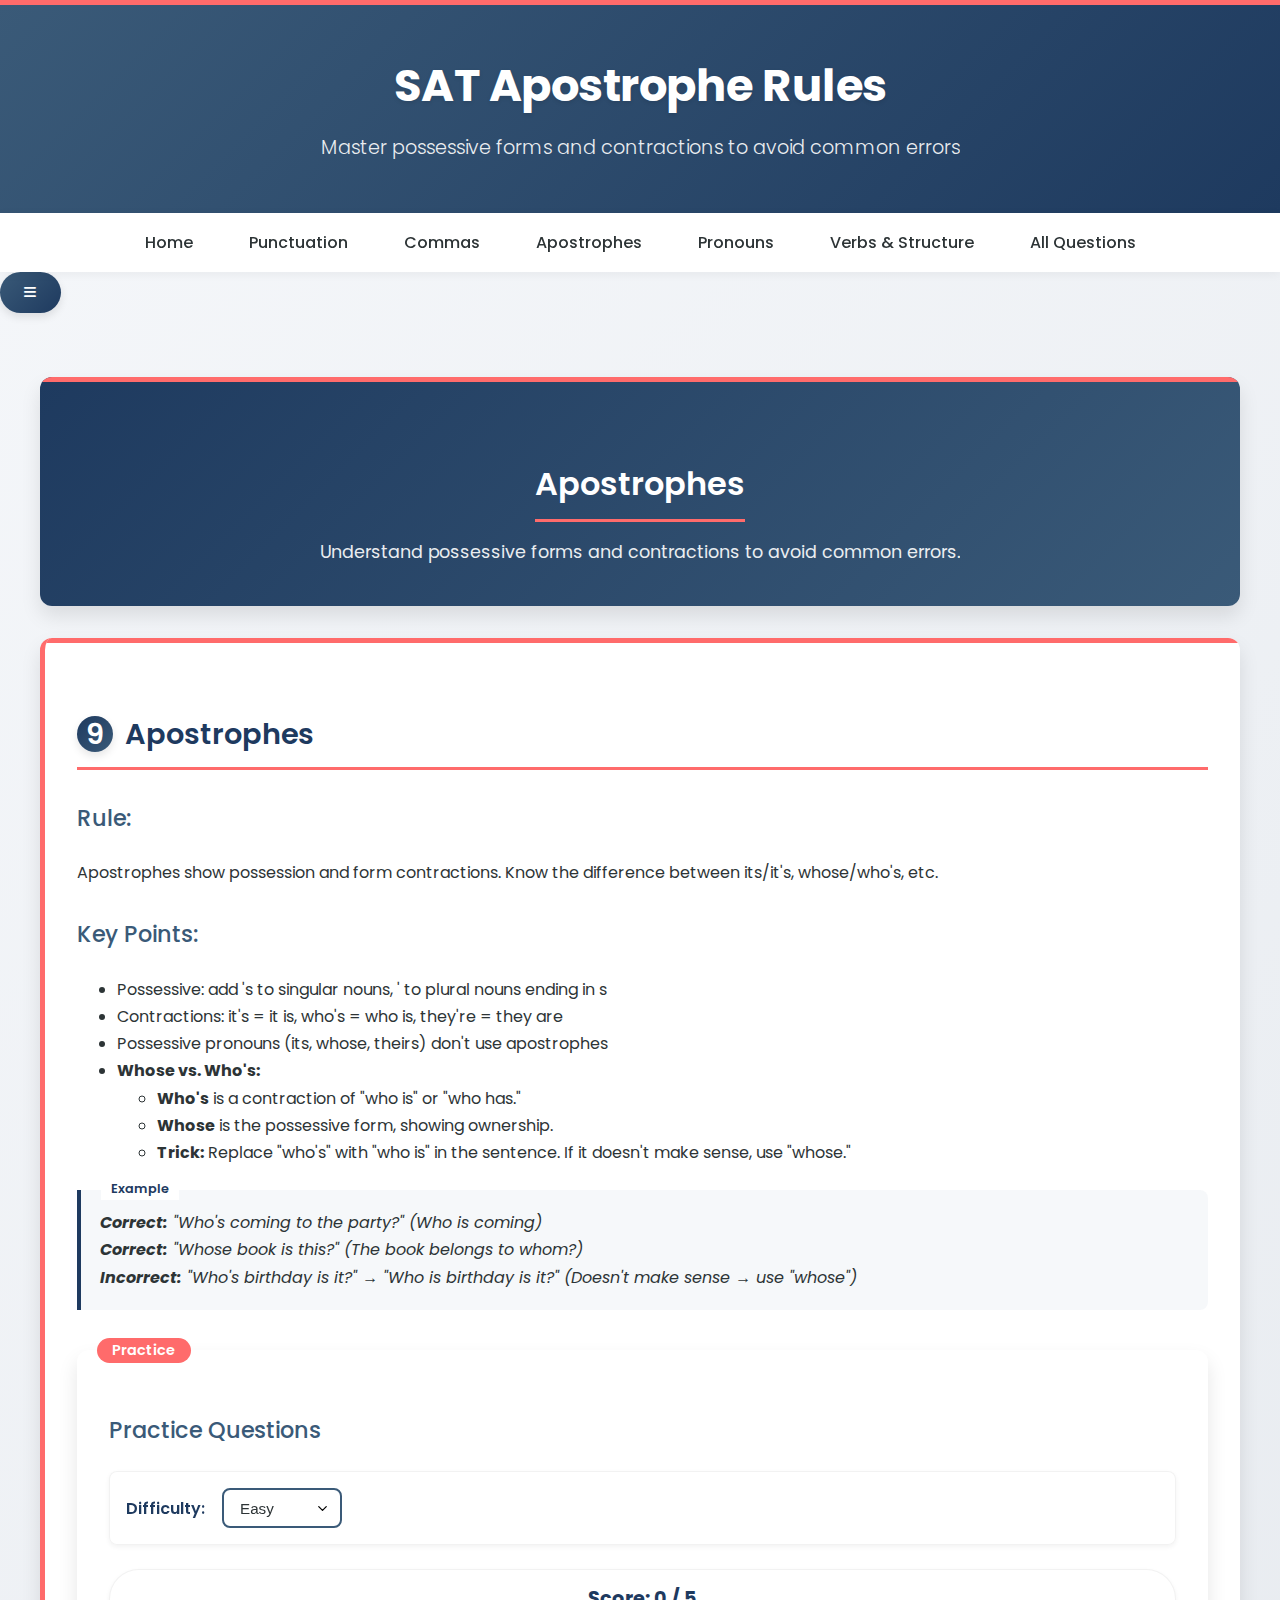
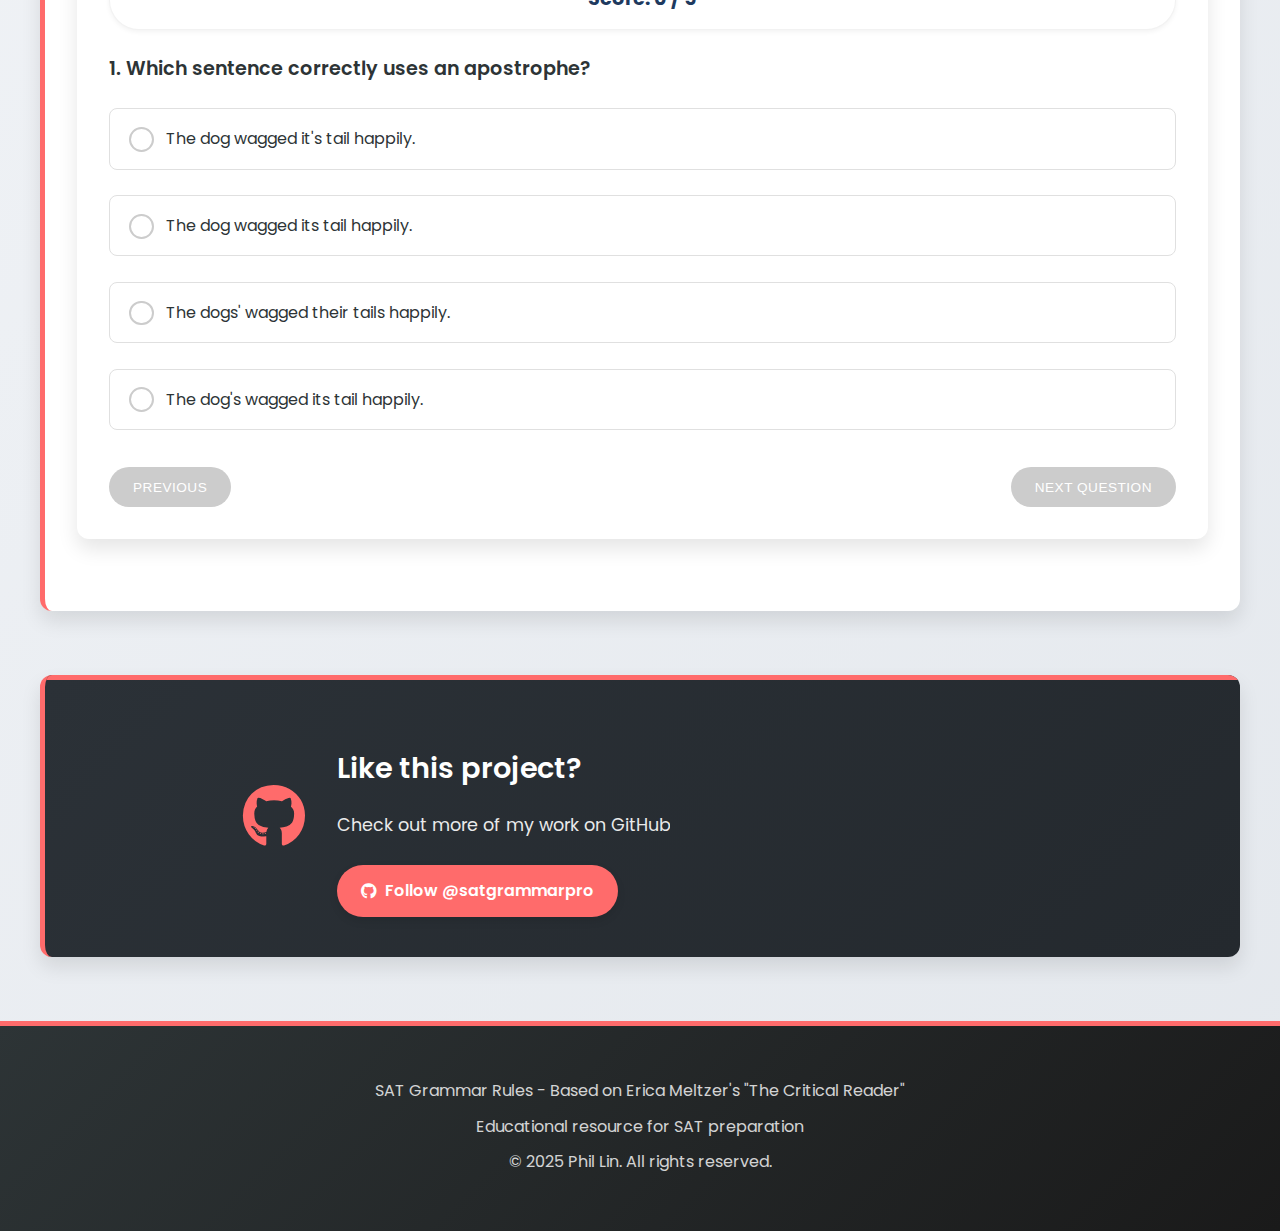
<file: apostrophes.html>
<!DOCTYPE html>
<html lang="en">
<head>
    <meta charset="utf-8"/>
    <meta content="width=device-width, initial-scale=1.0" name="viewport"/>
    <title>Apostrophe Rules - SAT Grammar Practice</title>

    <meta name="description" content="Master SAT Grammar with our free 16-rule guide, 160+ practice questions, and detailed explanations. Based on Erica Meltzer's Critical Reader. Boost your SAT Writing score today!" />
  <meta name="author" content="Phil Lin" />

    <!-- Google tag (gtag.js) -->
<script async src="https://www.googletagmanager.com/gtag/js?id=G-HB8JLJDWF4"></script>
<script>
  window.dataLayer = window.dataLayer || [];
  function gtag(){dataLayer.push(arguments);}
  gtag('js', new Date());

  gtag('config', 'G-HB8JLJDWF4');
</script>
<script async src="https://pagead2.googlesyndication.com/pagead/js/adsbygoogle.js?client=ca-pub-6127381019051948"
     crossorigin="anonymous"></script>
<!-- Open Graph / Facebook -->
  <meta property="og:type" content="website" />
  <meta property="og:title" content="Free SAT Grammar Practice - 16 Essential Rules with Quizzes" />
  <meta property="og:description" content="160+ SAT grammar practice questions with explanations. Improve your SAT Writing score with our free interactive guide." />
  <meta property="og:image" content="https://satgrammarpro.github.io/sat-grammar-preview.png" />
  <meta property="og:url" content="https://satgrammarpro.github.io/" />
  
  <!-- Twitter -->
  <meta name="twitter:card" content="summary_large_image" />
  <meta name="twitter:title" content="Free SAT Grammar Practice - 16 Rules with Quizzes" />
  <meta name="twitter:description" content="160+ SAT grammar practice questions with explanations. Boost your SAT Writing score with our free interactive guide." />
  <meta name="twitter:image" content="https://satgrammarpro.github.io/sat-grammar-preview.png" />

<!-- Favicon & Canonical -->
  <link rel="icon" type="image/png" href="favicon.png" />
  <link rel="canonical" href="https://satgrammarpro.github.io/apostrophes" />

    <link href="styles.css" rel="stylesheet"/>
    <link href="https://fonts.googleapis.com/css2?family=Poppins:wght@300;400;500;600;700&amp;display=swap" rel="stylesheet"/>
    <link href="https://cdnjs.cloudflare.com/ajax/libs/font-awesome/6.4.0/css/all.min.css" rel="stylesheet"/>
</head>
<body>
    <header>
        <div class="container">
            <h1>SAT Apostrophe Rules</h1>
            <p>Master possessive forms and contractions to avoid common errors</p>
        </div>
    </header>
    
<!-- Floating Navigation -->
<nav class="floating-nav" id="floatingNav">
    <div class="container">
        <ul>
            <li><a href="index.html">Home</a></li>
            <li><a href="punctuation.html">Punctuation</a></li>
            <li><a href="commas.html">Commas</a></li>
            <li><a href="apostrophes.html">Apostrophes</a></li>
            <li><a href="pronouns.html">Pronouns</a></li>
            <li><a href="verbs-structure.html">Verbs & Structure</a></li>
            <li><a href="all-questions.html">All Questions</a></li>
        </ul>
    </div>
</nav>

<button class="nav-toggle" id="navToggle">
    <i class="fas fa-bars" id="navIcon"></i>
</button>
    
    <main class="container">
        <!-- Apostrophes Section -->
        <section class="group-header" id="apostrophes">
            <h2>Apostrophes</h2>
            <p>Understand possessive forms and contractions to avoid common errors.</p>
        </section>
        
        <!-- Rule 9: Apostrophes -->
        <section class="rule-card" id="rule9">
            <h2><span class="rule-number">9</span>Apostrophes</h2>
            <h3>Rule:</h3>
            <p>Apostrophes show possession and form contractions. Know the difference between its/it's, whose/who's, etc.</p>
            <h3>Key Points:</h3>
            <ul>
                <li>Possessive: add 's to singular nouns, ' to plural nouns ending in s</li>
                <li>Contractions: it's = it is, who's = who is, they're = they are</li>
                <li>Possessive pronouns (its, whose, theirs) don't use apostrophes</li>
                <li><strong>Whose vs. Who's:</strong>
                    <ul>
                        <li><strong>Who's</strong> is a contraction of "who is" or "who has."</li>
                        <li><strong>Whose</strong> is the possessive form, showing ownership.</li>
                        <li><strong>Trick:</strong> Replace "who's" with "who is" in the sentence. If it doesn't make sense, use "whose."</li>
                    </ul>
                </li>
            </ul>
            <div class="example">
                <strong>Correct:</strong> "Who's coming to the party?" (Who is coming)<br/>
                <strong>Correct:</strong> "Whose book is this?" (The book belongs to whom?)<br/>
                <strong>Incorrect:</strong> "Who's birthday is it?" → "Who is birthday is it?" (Doesn't make sense → use "whose")
            </div>
            <div class="practice-section">
                <h3>Practice Questions</h3>
                <div class="difficulty-selector">
                    <label for="difficulty-9">Difficulty:</label>
                    <select class="difficulty-dropdown" id="difficulty-9">
                        <option value="easy">Easy</option>
                        <option selected value="medium">Medium</option>
                        <option value="hard">Hard</option>
                    </select>
                </div>
                <div class="score-display">Score: <span id="score-9">0</span> / <span id="total-9">5</span></div>
                <div id="practice-questions-9"></div>
                <div class="navigation-buttons">
                    <button id="prev-9">Previous</button>
                    <button id="next-9">Next Question</button>
                </div>
            </div>
        </section>
        <div class="github-section">
                  <div class="github-content">
                      <i class="fab fa-github github-icon"></i>
                      <div>
                        <h3>Like this project?</h3>
                        <p>Check out more of my work on GitHub</p>
                        <a class="github-button" href="https://github.com/satgrammarpro" target="_blank">
                            <i class="fab fa-github"></i> Follow @satgrammarpro
                            </a>
                        </div>
                  </div>
    </main>
    
    <footer>
        <div class="container">
            <p>SAT Grammar Rules - Based on Erica Meltzer's "The Critical Reader"</p>
            <p>Educational resource for SAT preparation</p>
            <p>© 2025 Phil Lin. All rights reserved.</p>
        </div>
    </footer>
    
    <script src="script.js"></script>
    <script>
        // Initialize only the apostrophe rule (9)
        document.addEventListener('DOMContentLoaded', function() {
            const practiceSession = new PracticeSession();
            
            // Initialize only rule 9 for this page
            practiceSession.setupPracticeSession(9);
        });
    </script>
</body>
</html>
</file>
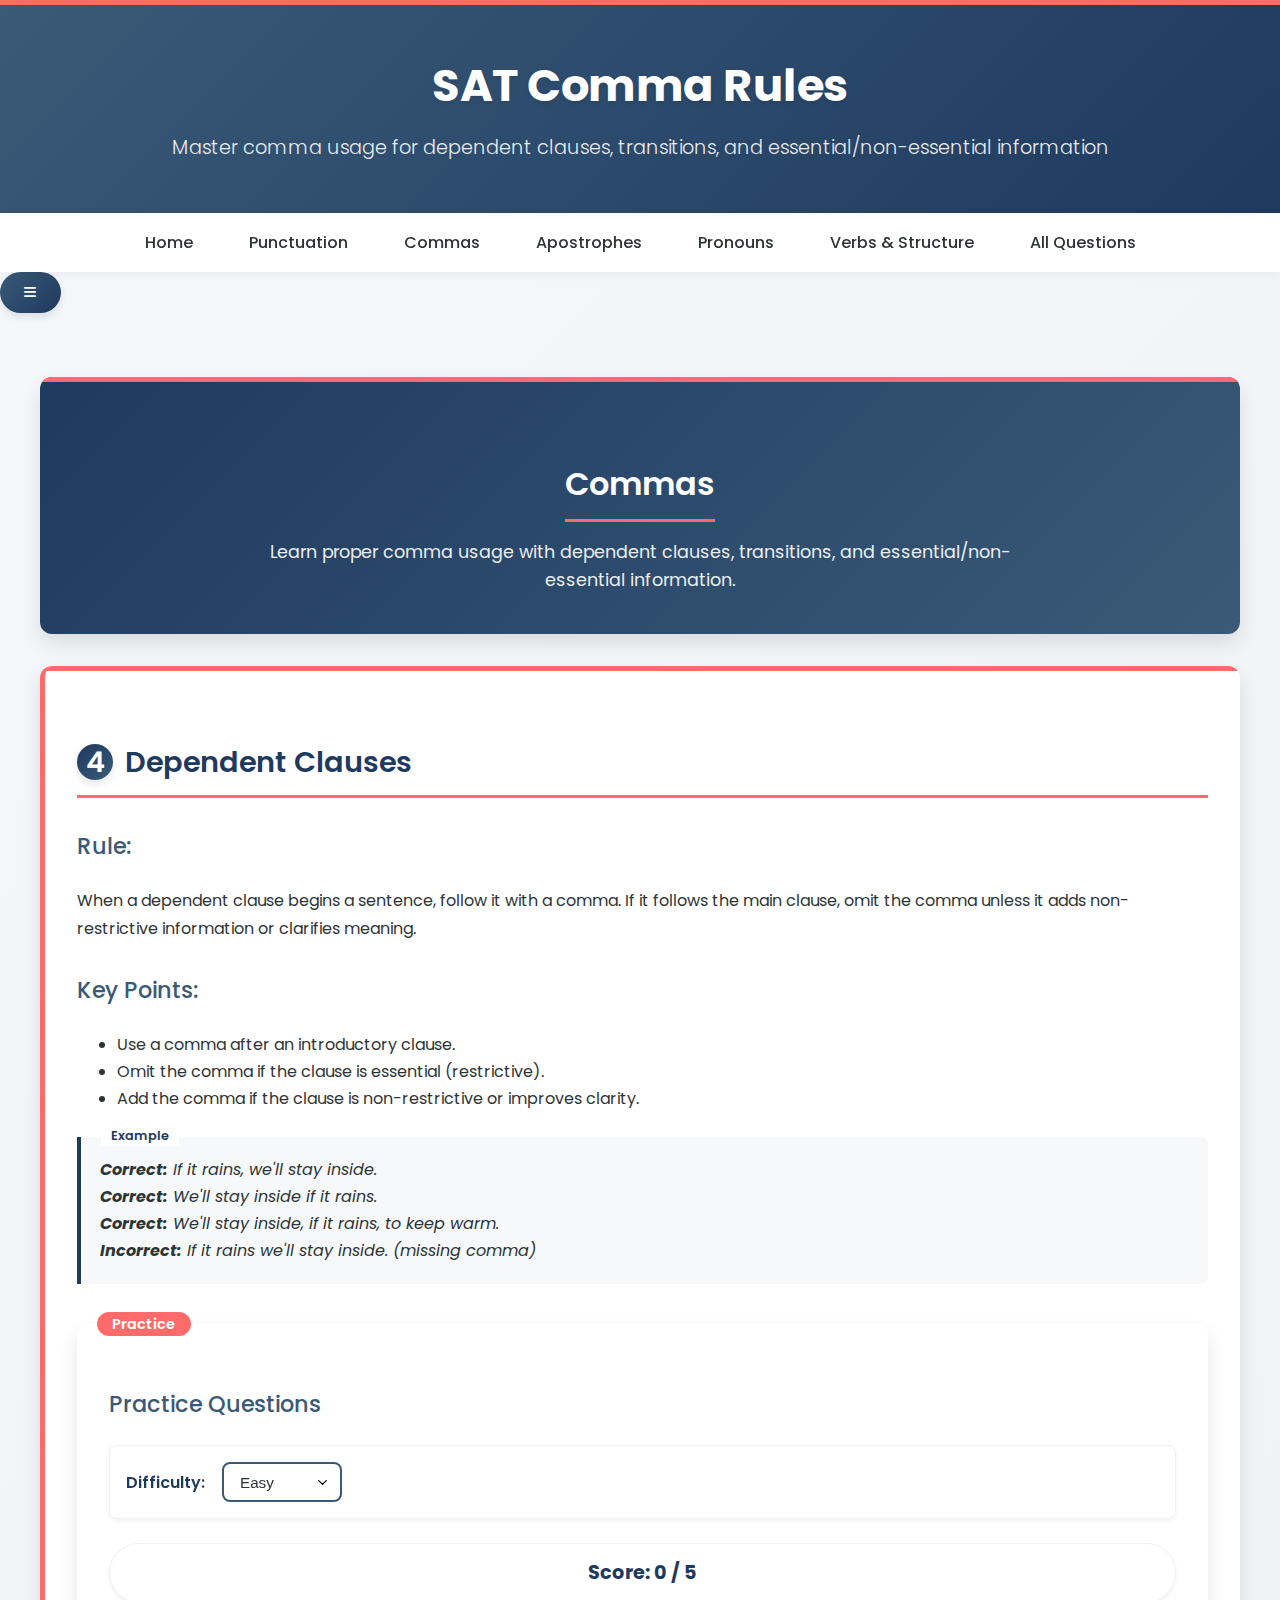
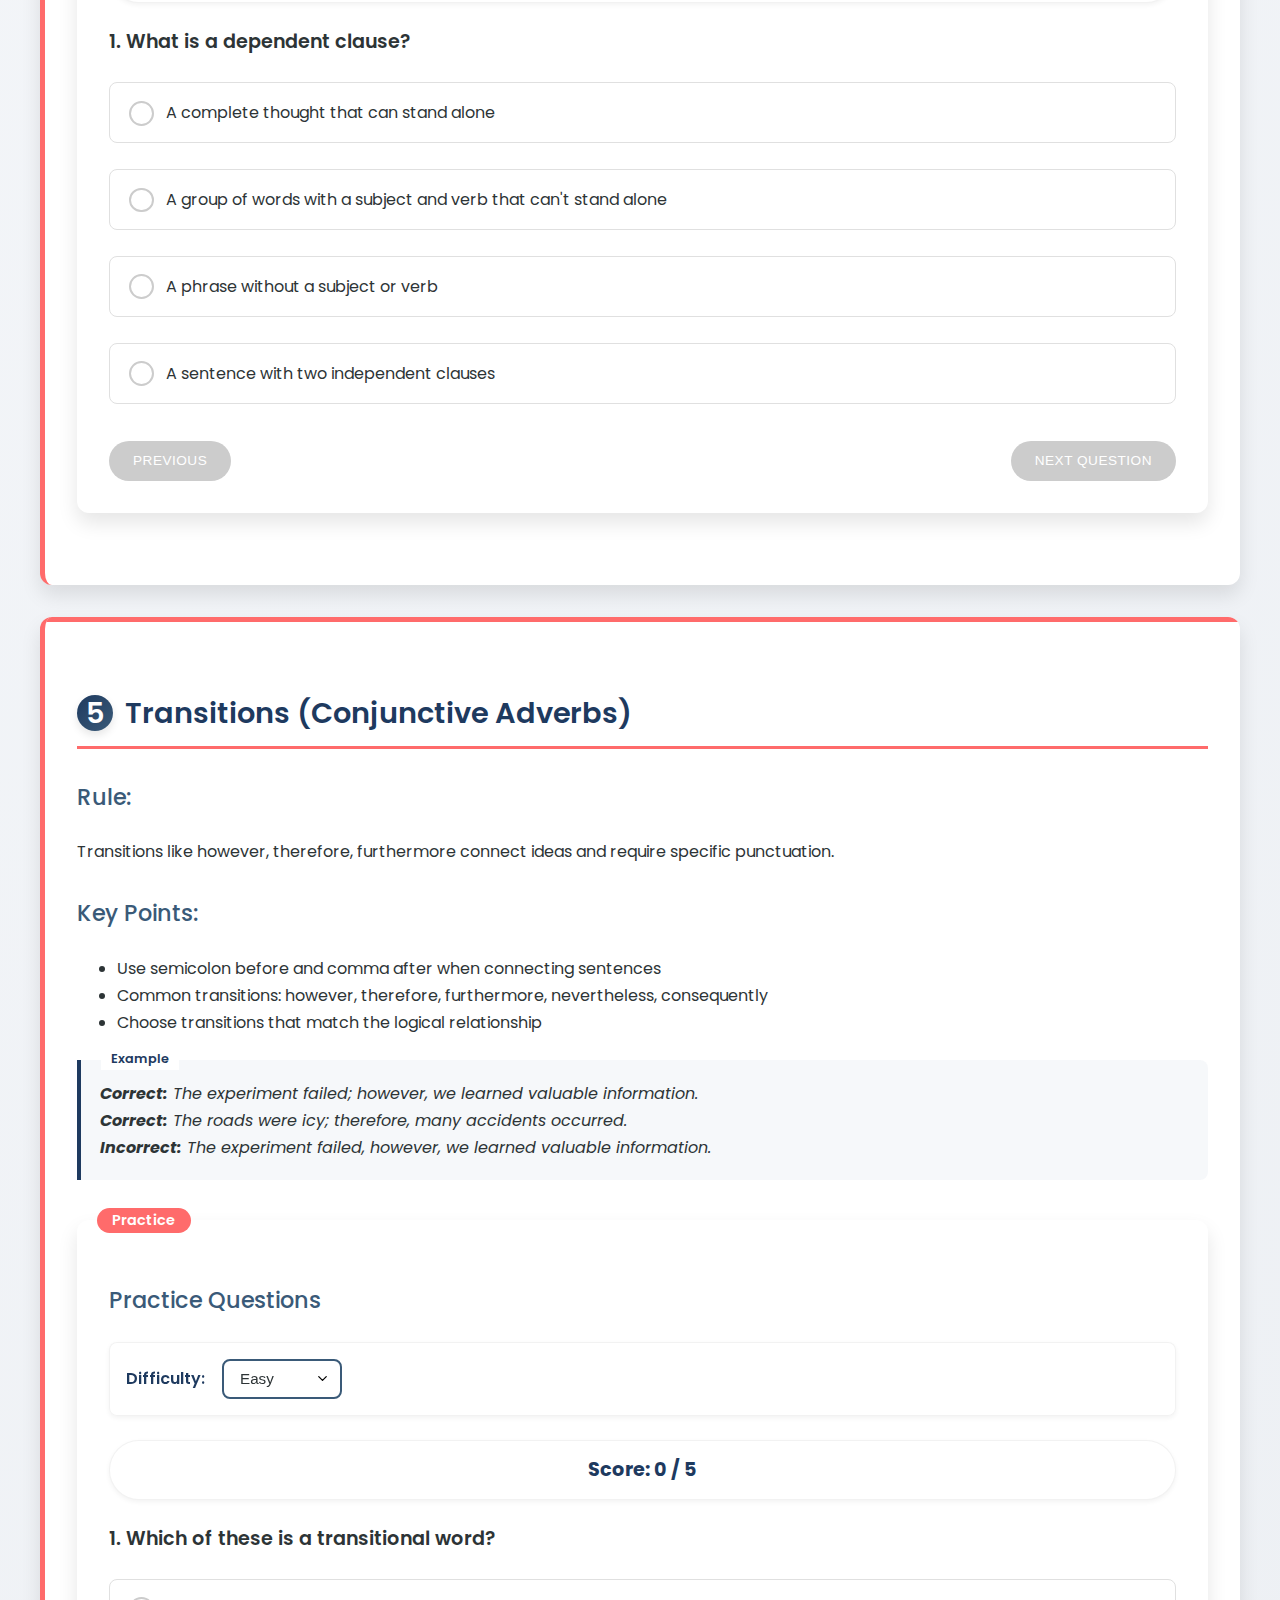
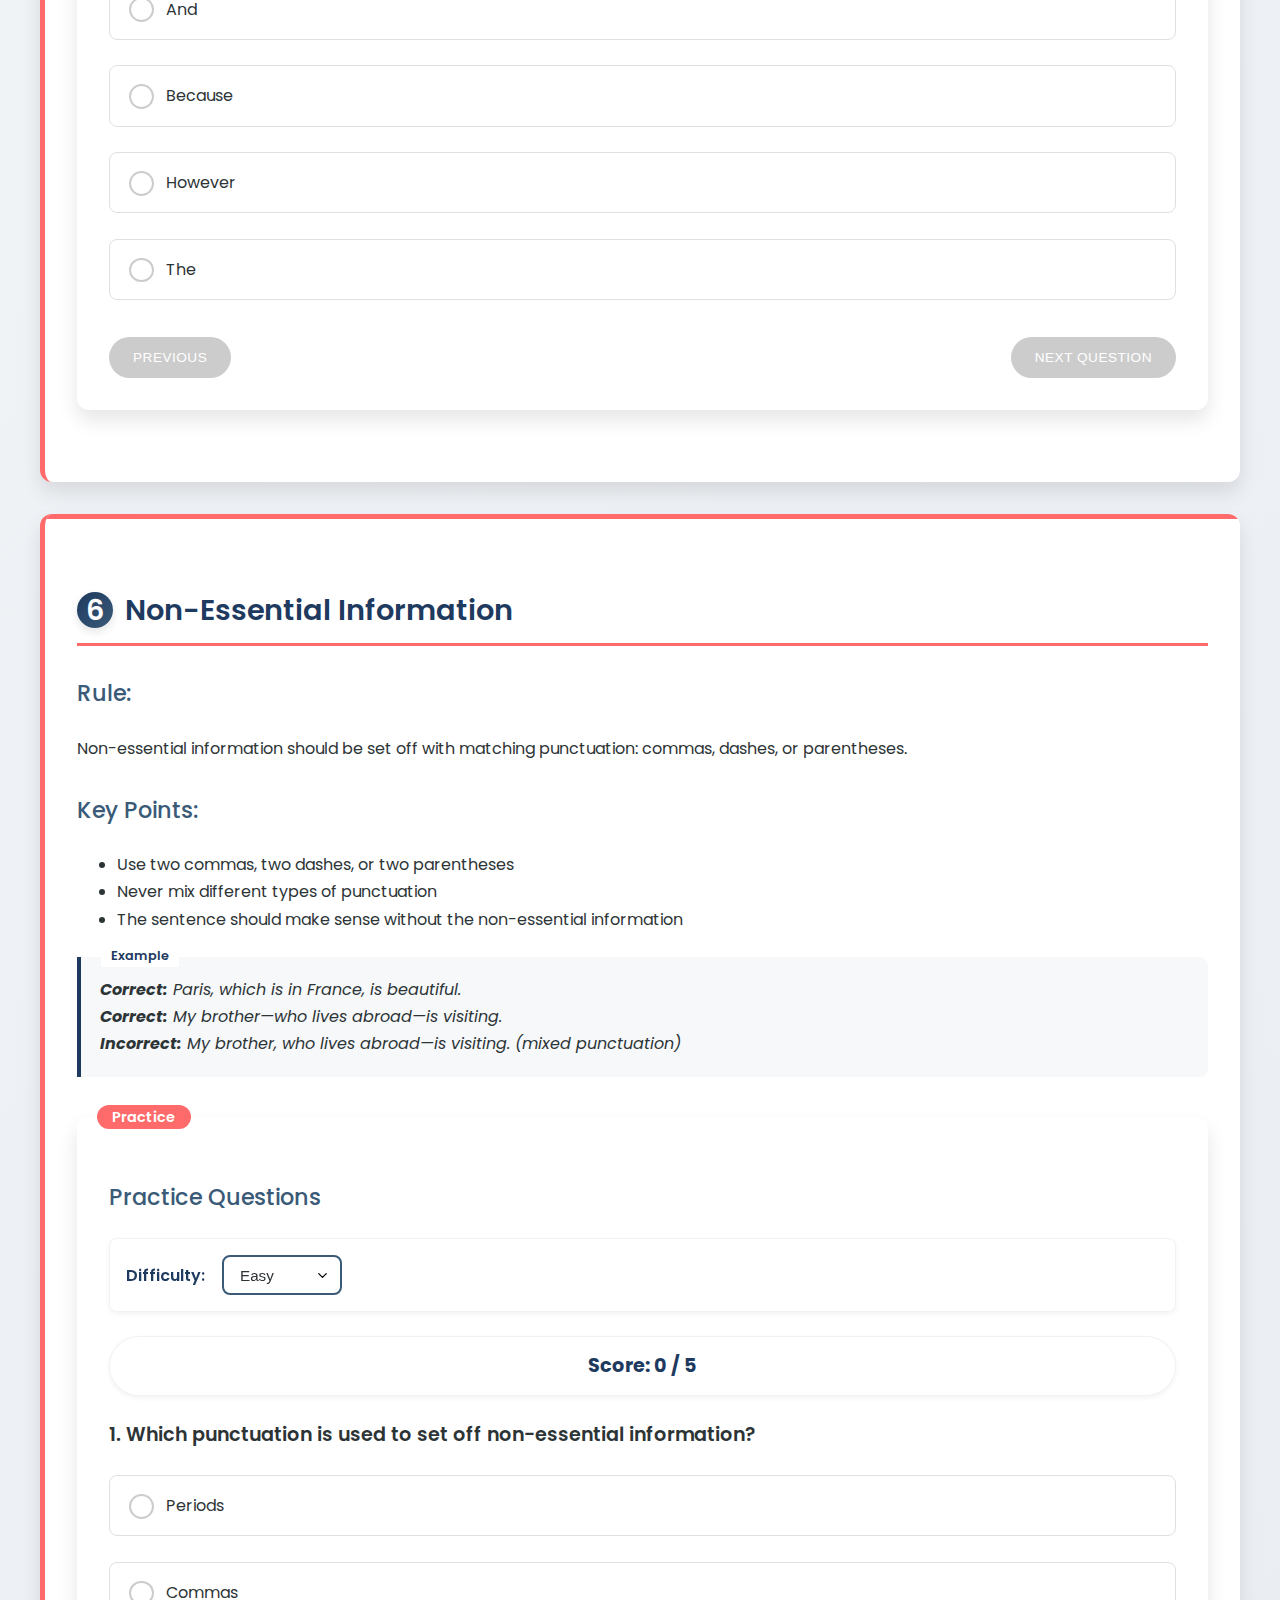
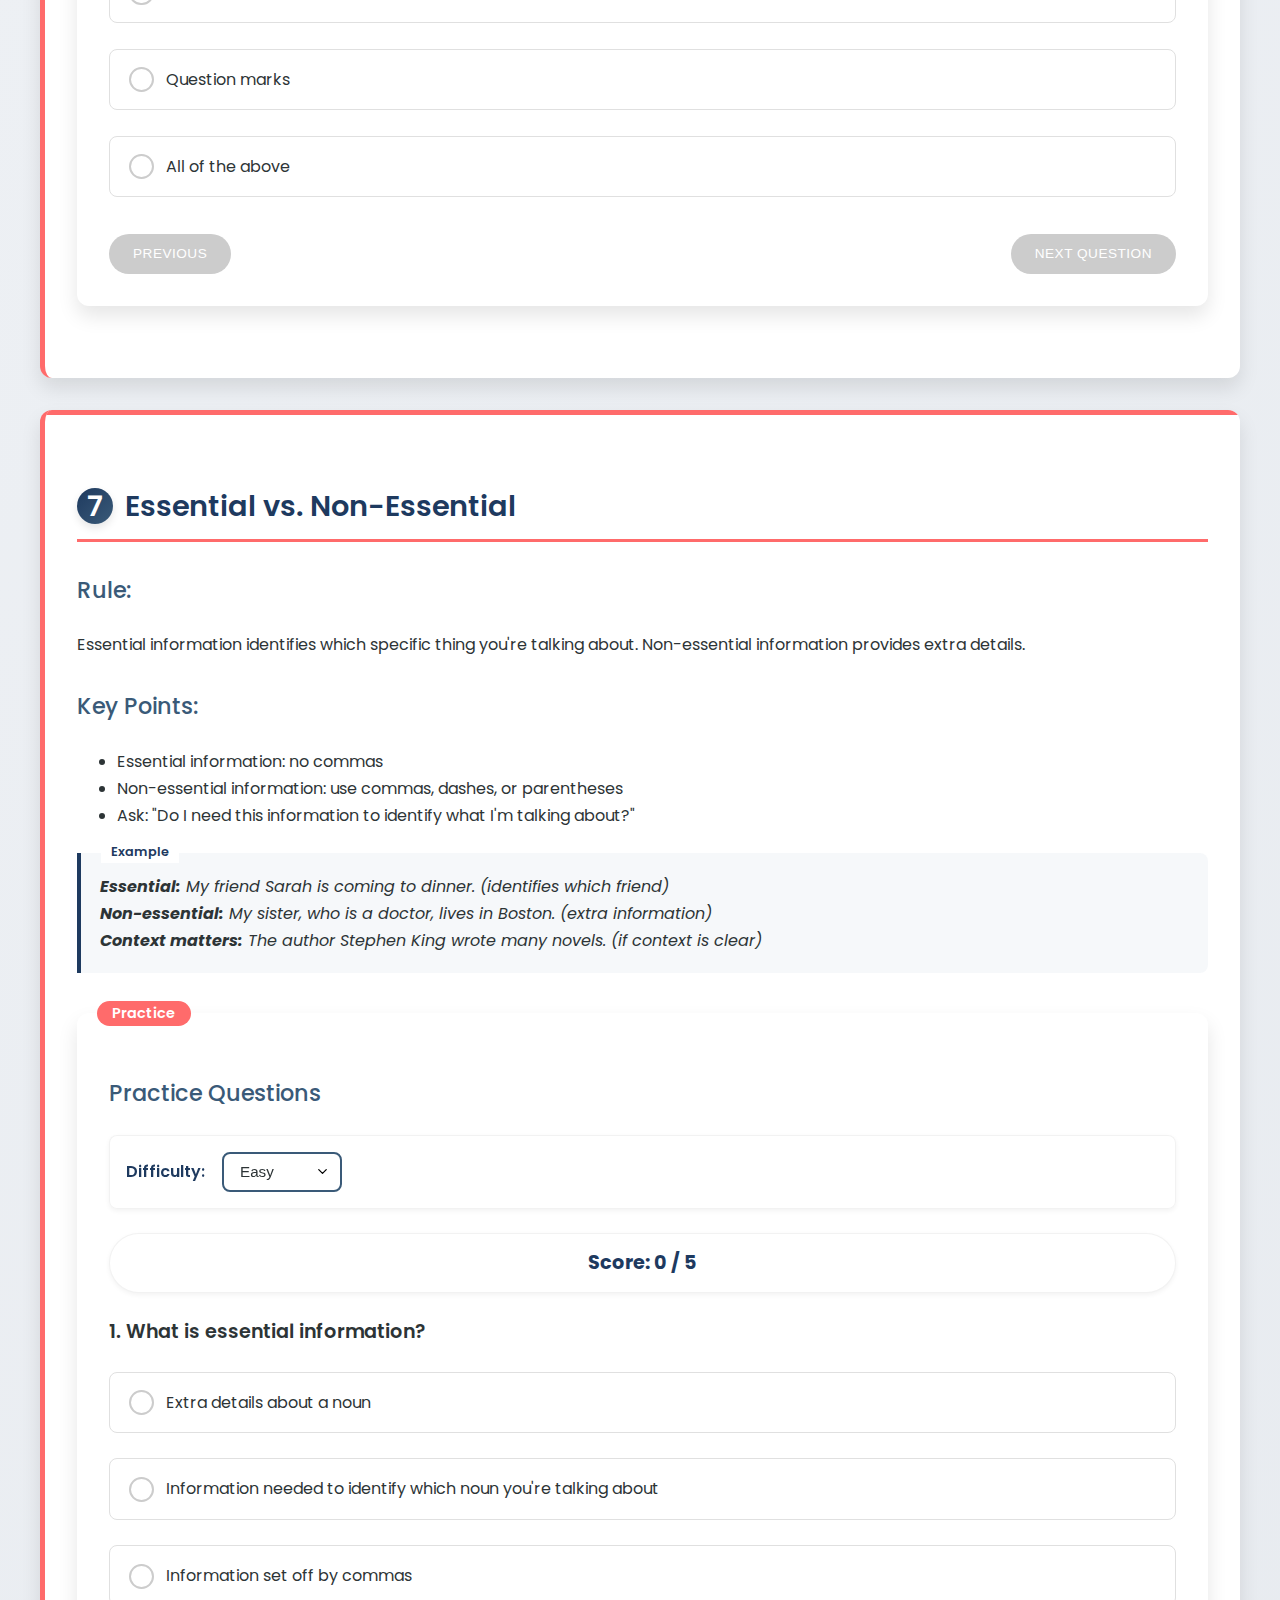
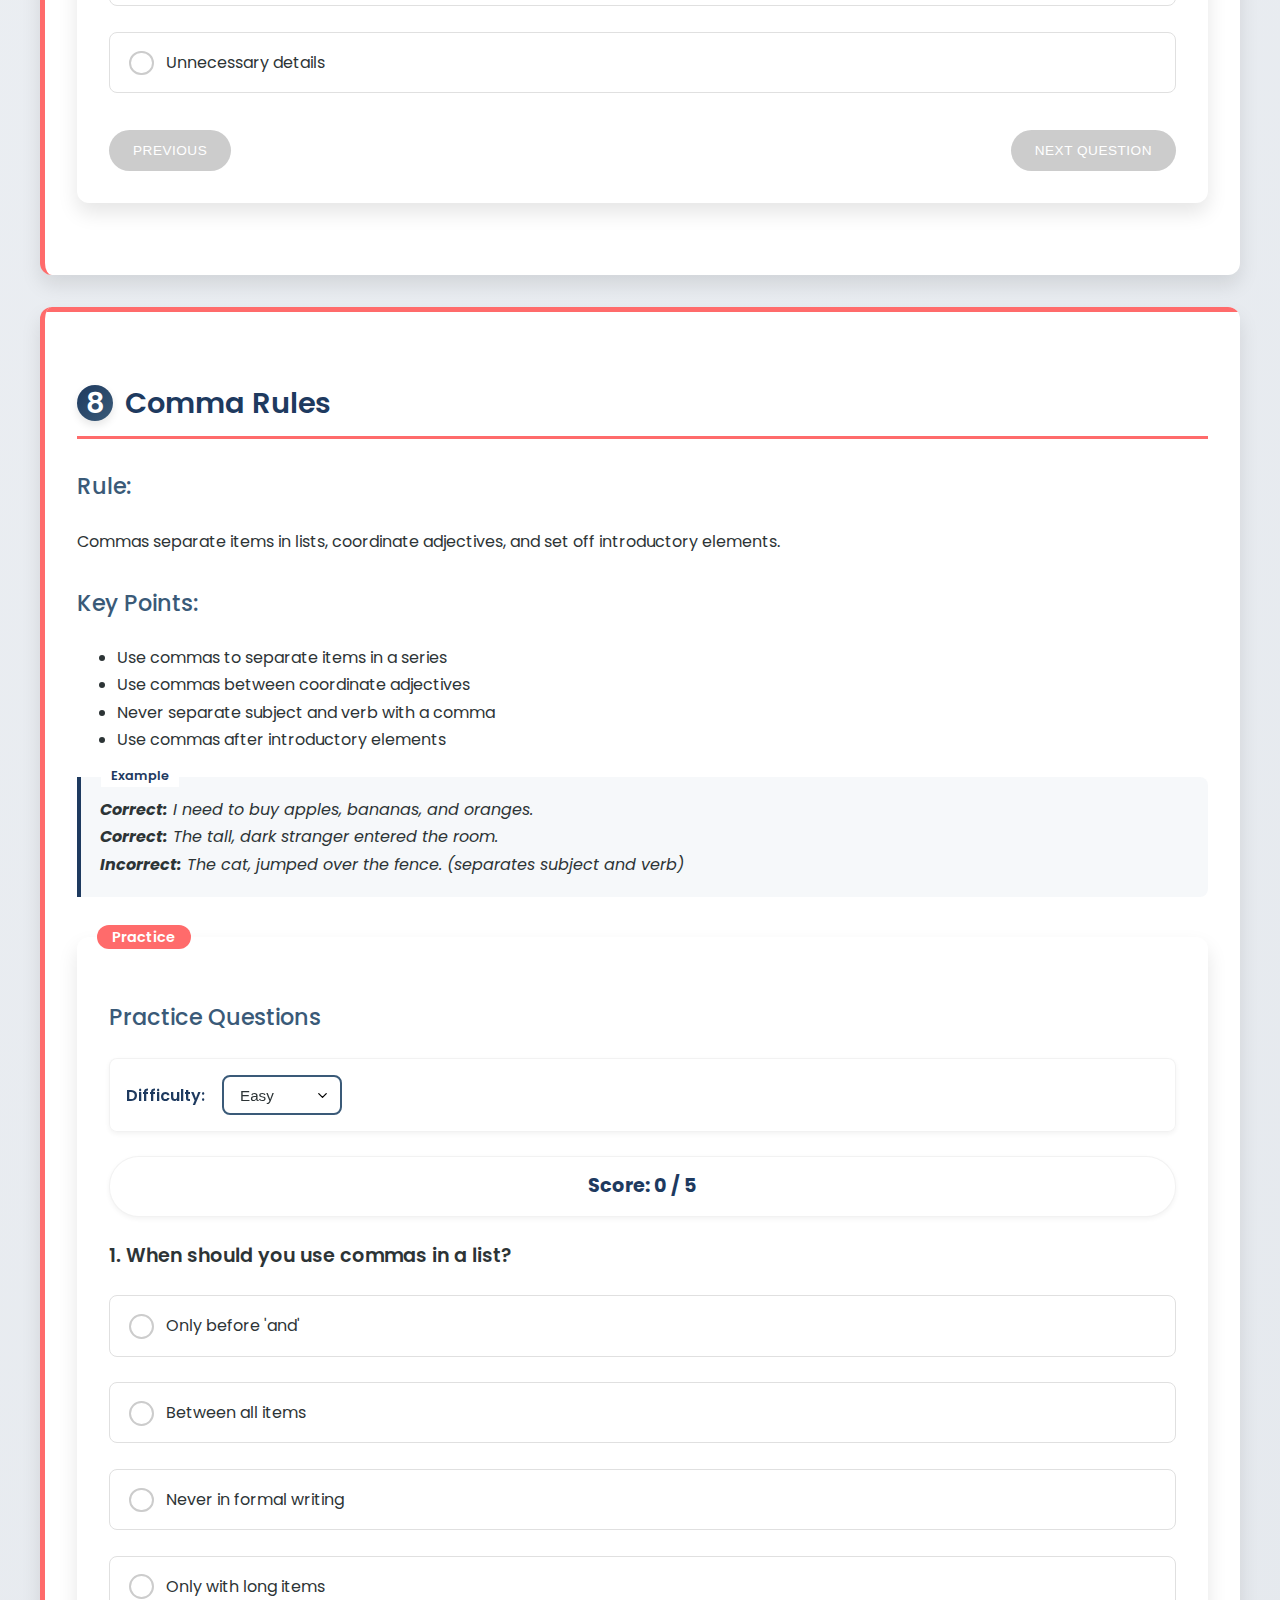
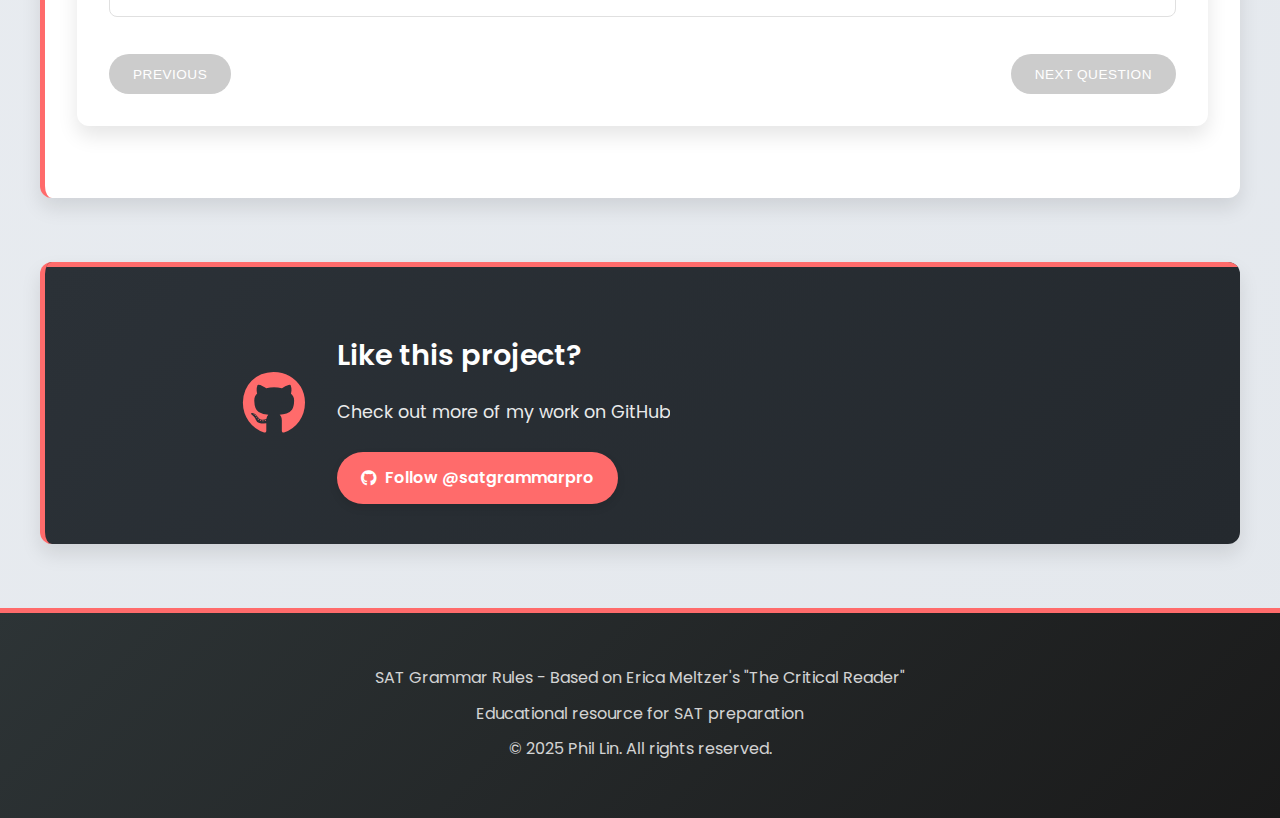
<file: commas.html>
<!DOCTYPE html>
<html lang="en">
<head>
    <meta charset="utf-8"/>
    <meta content="width=device-width, initial-scale=1.0" name="viewport"/>
    <title>Comma Rules - SAT Grammar Practice</title>

    <meta name="description" content="Master SAT Grammar with our free 16-rule guide, 160+ practice questions, and detailed explanations. Based on Erica Meltzer's Critical Reader. Boost your SAT Writing score today!" />
  <meta name="author" content="Phil Lin" />

<!-- Open Graph / Facebook -->
  <meta property="og:type" content="website" />
  <meta property="og:title" content="Free SAT Grammar Practice - 16 Essential Rules with Quizzes" />
  <meta property="og:description" content="160+ SAT grammar practice questions with explanations. Improve your SAT Writing score with our free interactive guide." />
  <meta property="og:image" content="https://satgrammarpro.github.io/sat-grammar-preview.png" />
  <meta property="og:url" content="https://satgrammarpro.github.io/" />
  
  <!-- Twitter -->
  <meta name="twitter:card" content="summary_large_image" />
  <meta name="twitter:title" content="Free SAT Grammar Practice - 16 Rules with Quizzes" />
  <meta name="twitter:description" content="160+ SAT grammar practice questions with explanations. Boost your SAT Writing score with our free interactive guide." />
  <meta name="twitter:image" content="https://satgrammarpro.github.io/sat-grammar-preview.png" />

<!-- Favicon & Canonical -->
  <link rel="icon" type="image/png" href="favicon.png" />
  <link rel="canonical" href="https://satgrammarpro.github.io/commas" />

    <link href="styles.css" rel="stylesheet"/>
    <link href="https://fonts.googleapis.com/css2?family=Poppins:wght@300;400;500;600;700&amp;display=swap" rel="stylesheet"/>
    <link href="https://cdnjs.cloudflare.com/ajax/libs/font-awesome/6.4.0/css/all.min.css" rel="stylesheet"/>
</head>
<body>
    <header>
        <div class="container">
            <h1>SAT Comma Rules</h1>
            <p>Master comma usage for dependent clauses, transitions, and essential/non-essential information</p>
        </div>
    </header>
    
    <!-- Floating Navigation -->
<nav class="floating-nav" id="floatingNav">
    <div class="container">
        <ul>
            <li><a href="index.html">Home</a></li>
            <li><a href="punctuation.html">Punctuation</a></li>
            <li><a href="commas.html">Commas</a></li>
            <li><a href="apostrophes.html">Apostrophes</a></li>
            <li><a href="pronouns.html">Pronouns</a></li>
            <li><a href="verbs-structure.html">Verbs & Structure</a></li>
            <li><a href="all-questions.html">All Questions</a></li>
        </ul>
    </div>
</nav>

<button class="nav-toggle" id="navToggle">
    <i class="fas fa-bars" id="navIcon"></i>
</button>


    
    <main class="container">
        <!-- Commas Section -->
        <section class="group-header" id="commas">
            <h2>Commas</h2>
            <p>Learn proper comma usage with dependent clauses, transitions, and essential/non-essential information.</p>
        </section>
        
        <!-- Rule 4 -->
        <section class="rule-card" id="rule4">
            <h2><span class="rule-number">4</span>Dependent Clauses</h2>
            <h3>Rule:</h3>
            <p>When a dependent clause begins a sentence, follow it with a comma. If it follows the main clause, omit the comma unless it adds non-restrictive information or clarifies meaning.</p>
            <h3>Key Points:</h3>
            <ul>
                <li>Use a comma after an introductory clause.</li>
                <li>Omit the comma if the clause is essential (restrictive).</li>
                <li>Add the comma if the clause is non-restrictive or improves clarity.</li>
            </ul>
            <div class="example">
                <strong>Correct:</strong> If it rains, we'll stay inside.<br/>
                <strong>Correct:</strong> We'll stay inside if it rains.<br/>
                <strong>Correct:</strong> We'll stay inside, if it rains, to keep warm.<br/>
                <strong>Incorrect:</strong> If it rains we'll stay inside. (missing comma)
            </div>
            <div class="practice-section">
                <h3>Practice Questions</h3>
                <div class="difficulty-selector">
                    <label for="difficulty-4">Difficulty:</label>
                    <select class="difficulty-dropdown" id="difficulty-4">
                        <option value="easy">Easy</option>
                        <option selected value="medium">Medium</option>
                        <option value="hard">Hard</option>
                    </select>
                </div>
                <div class="score-display">Score: <span id="score-4">0</span> / <span id="total-4">5</span></div>
                <div id="practice-questions-4"></div>
                <div class="navigation-buttons">
                    <button id="prev-4">Previous</button>
                    <button id="next-4">Next Question</button>
                </div>
            </div>
        </section>
        
        <!-- Rule 5: Transitions -->
        <section class="rule-card" id="rule5">
            <h2><span class="rule-number">5</span>Transitions (Conjunctive Adverbs)</h2>
            <h3>Rule:</h3>
            <p>Transitions like however, therefore, furthermore connect ideas and require specific punctuation.</p>
            <h3>Key Points:</h3>
            <ul>
                <li>Use semicolon before and comma after when connecting sentences</li>
                <li>Common transitions: however, therefore, furthermore, nevertheless, consequently</li>
                <li>Choose transitions that match the logical relationship</li>
            </ul>
            <div class="example">
                <strong>Correct:</strong> The experiment failed; however, we learned valuable information.<br/>
                <strong>Correct:</strong> The roads were icy; therefore, many accidents occurred.<br/>
                <strong>Incorrect:</strong> The experiment failed, however, we learned valuable information.
            </div>
            <div class="practice-section">
                <h3>Practice Questions</h3>
                <div class="difficulty-selector">
                    <label for="difficulty-5">Difficulty:</label>
                    <select class="difficulty-dropdown" id="difficulty-5">
                        <option value="easy">Easy</option>
                        <option selected value="medium">Medium</option>
                        <option value="hard">Hard</option>
                    </select>
                </div>
                <div class="score-display">Score: <span id="score-5">0</span> / <span id="total-5">5</span></div>
                <div id="practice-questions-5"></div>
                <div class="navigation-buttons">
                    <button id="prev-5">Previous</button>
                    <button id="next-5">Next Question</button>
                </div>
            </div>
        </section>
        
        <!-- Rule 6: Non-Essential Information -->
        <section class="rule-card" id="rule6">
            <h2><span class="rule-number">6</span>Non-Essential Information</h2>
            <h3>Rule:</h3>
            <p>Non-essential information should be set off with matching punctuation: commas, dashes, or parentheses.</p>
            <h3>Key Points:</h3>
            <ul>
                <li>Use two commas, two dashes, or two parentheses</li>
                <li>Never mix different types of punctuation</li>
                <li>The sentence should make sense without the non-essential information</li>
            </ul>
            <div class="example">
                <strong>Correct:</strong> Paris, which is in France, is beautiful.<br/>
                <strong>Correct:</strong> My brother—who lives abroad—is visiting.<br/>
                <strong>Incorrect:</strong> My brother, who lives abroad—is visiting. (mixed punctuation)
            </div>
            <div class="practice-section">
                <h3>Practice Questions</h3>
                <div class="difficulty-selector">
                    <label for="difficulty-6">Difficulty:</label>
                    <select class="difficulty-dropdown" id="difficulty-6">
                        <option value="easy">Easy</option>
                        <option selected value="medium">Medium</option>
                        <option value="hard">Hard</option>
                    </select>
                </div>
                <div class="score-display">Score: <span id="score-6">0</span> / <span id="total-6">5</span></div>
                <div id="practice-questions-6"></div>
                <div class="navigation-buttons">
                    <button id="prev-6">Previous</button>
                    <button id="next-6">Next Question</button>
                </div>
            </div>
        </section>
        
        <!-- Rule 7: Essential vs. Non-Essential -->
        <section class="rule-card" id="rule7">
            <h2><span class="rule-number">7</span>Essential vs. Non-Essential</h2>
            <h3>Rule:</h3>
            <p>Essential information identifies which specific thing you're talking about. Non-essential information provides extra details.</p>
            <h3>Key Points:</h3>
            <ul>
                <li>Essential information: no commas</li>
                <li>Non-essential information: use commas, dashes, or parentheses</li>
                <li>Ask: "Do I need this information to identify what I'm talking about?"</li>
            </ul>
            <div class="example">
                <strong>Essential:</strong> My friend Sarah is coming to dinner. (identifies which friend)<br/>
                <strong>Non-essential:</strong> My sister, who is a doctor, lives in Boston. (extra information)<br/>
                <strong>Context matters:</strong> The author Stephen King wrote many novels. (if context is clear)
            </div>
            <div class="practice-section">
                <h3>Practice Questions</h3>
                <div class="difficulty-selector">
                    <label for="difficulty-7">Difficulty:</label>
                    <select class="difficulty-dropdown" id="difficulty-7">
                        <option value="easy">Easy</option>
                        <option selected value="medium">Medium</option>
                        <option value="hard">Hard</option>
                    </select>
                </div>
                <div class="score-display">Score: <span id="score-7">0</span> / <span id="total-7">5</span></div>
                <div id="practice-questions-7"></div>
                <div class="navigation-buttons">
                    <button id="prev-7">Previous</button>
                    <button id="next-7">Next Question</button>
                </div>
            </div>
        </section>
        
        <!-- Rule 8: Comma Rules -->
        <section class="rule-card" id="rule8">
            <h2><span class="rule-number">8</span>Comma Rules</h2>
            <h3>Rule:</h3>
            <p>Commas separate items in lists, coordinate adjectives, and set off introductory elements.</p>
            <h3>Key Points:</h3>
            <ul>
                <li>Use commas to separate items in a series</li>
                <li>Use commas between coordinate adjectives</li>
                <li>Never separate subject and verb with a comma</li>
                <li>Use commas after introductory elements</li>
            </ul>
            <div class="example">
                <strong>Correct:</strong> I need to buy apples, bananas, and oranges.<br/>
                <strong>Correct:</strong> The tall, dark stranger entered the room.<br/>
                <strong>Incorrect:</strong> The cat, jumped over the fence. (separates subject and verb)
            </div>
            <div class="practice-section">
                <h3>Practice Questions</h3>
                <div class="difficulty-selector">
                    <label for="difficulty-8">Difficulty:</label>
                    <select class="difficulty-dropdown" id="difficulty-8">
                        <option value="easy">Easy</option>
                        <option selected value="medium">Medium</option>
                        <option value="hard">Hard</option>
                    </select>
                </div>
                <div class="score-display">Score: <span id="score-8">0</span> / <span id="total-8">5</span></div>
                <div id="practice-questions-8"></div>
                <div class="navigation-buttons">
                    <button id="prev-8">Previous</button>
                    <button id="next-8">Next Question</button>
                </div>
            </div>
        </section>
        <div class="github-section">
                  <div class="github-content">
                      <i class="fab fa-github github-icon"></i>
                      <div>
                        <h3>Like this project?</h3>
                        <p>Check out more of my work on GitHub</p>
                        <a class="github-button" href="https://github.com/satgrammarpro" target="_blank">
                            <i class="fab fa-github"></i> Follow @satgrammarpro
                            </a>
                        </div>
                  </div>
    </main>
    
    <footer>
        <div class="container">
            <p>SAT Grammar Rules - Based on Erica Meltzer's "The Critical Reader"</p>
            <p>Educational resource for SAT preparation</p>
            <p>© 2025 Phil Lin. All rights reserved.</p>
        </div>
    </footer>
    
    <script src="script.js"></script>
    <script>
        // Initialize only the comma rules (4-8)
        document.addEventListener('DOMContentLoaded', function() {
            const practiceSession = new PracticeSession();
            
            // Initialize only rules 4-8 for this page
            for (let rule = 4; rule <= 8; rule++) {
                practiceSession.setupPracticeSession(rule);
            }
        });
    </script>
</body>
</html>
</file>
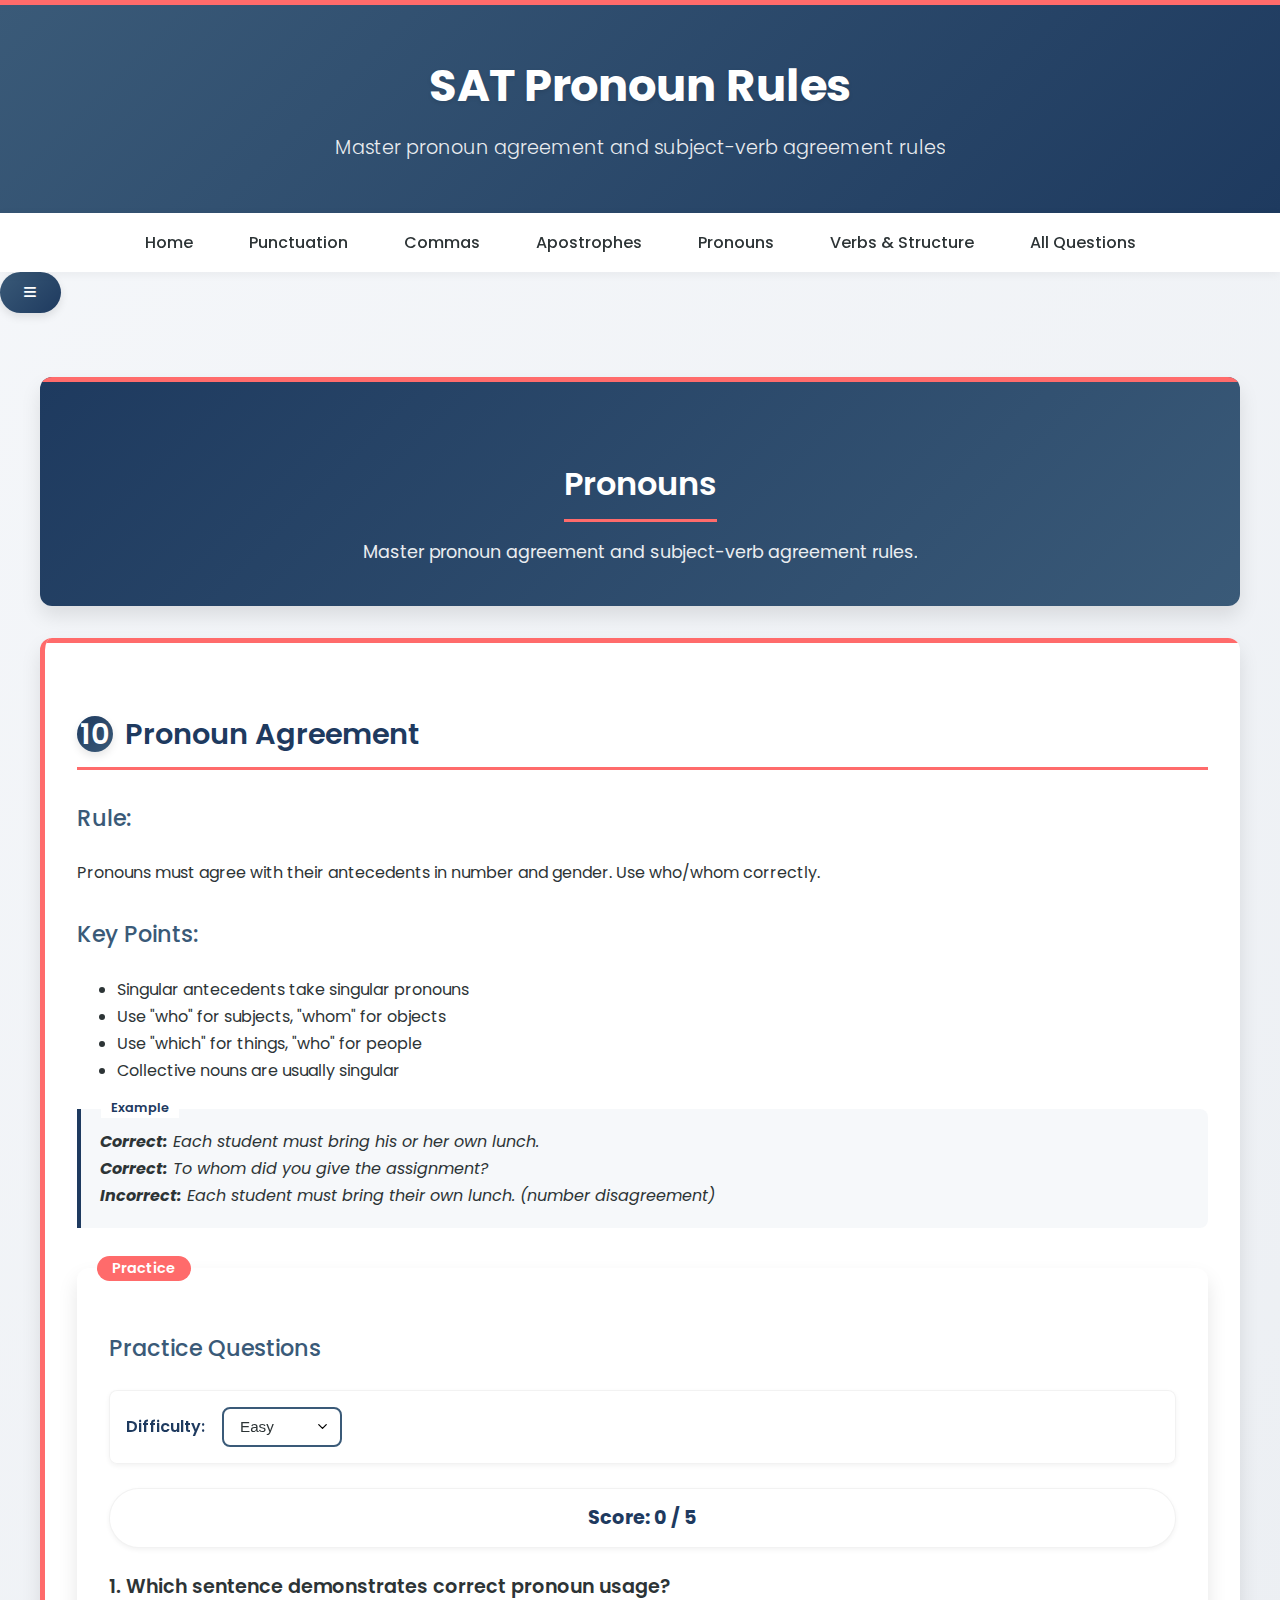
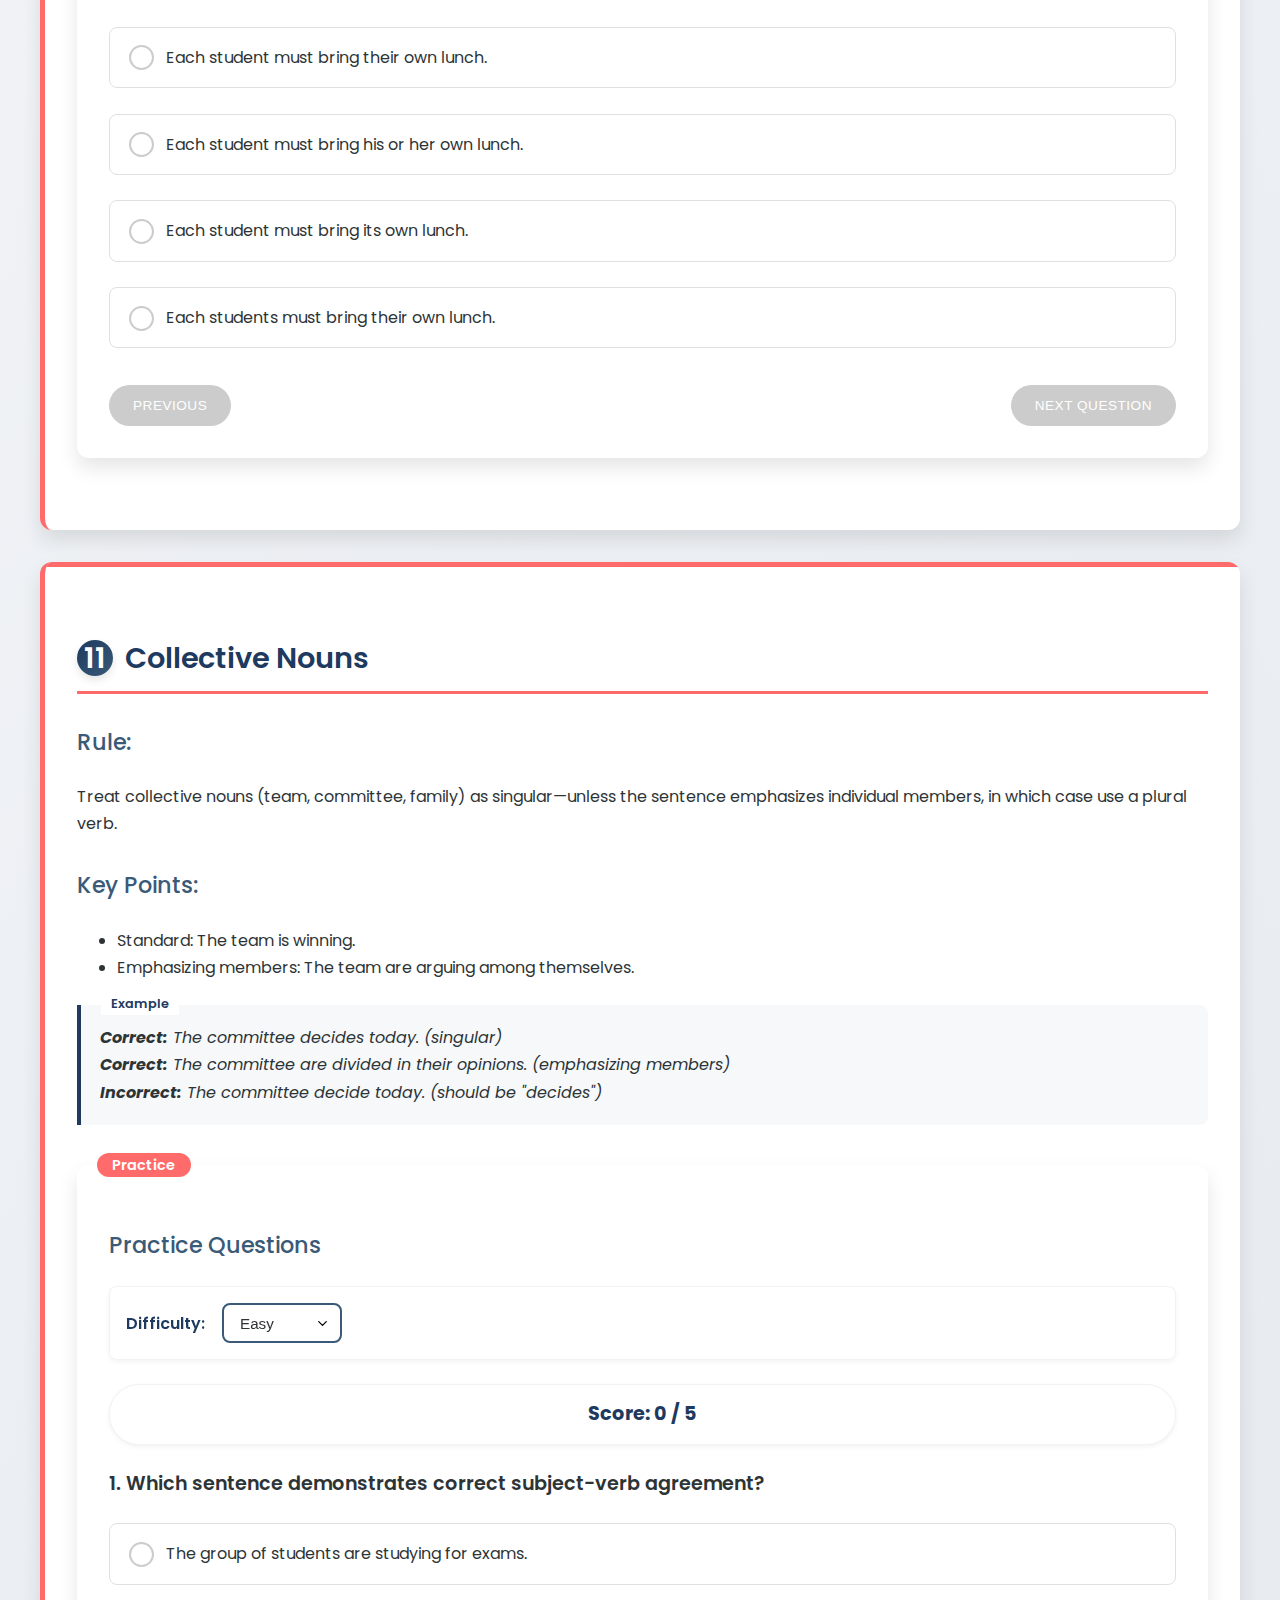
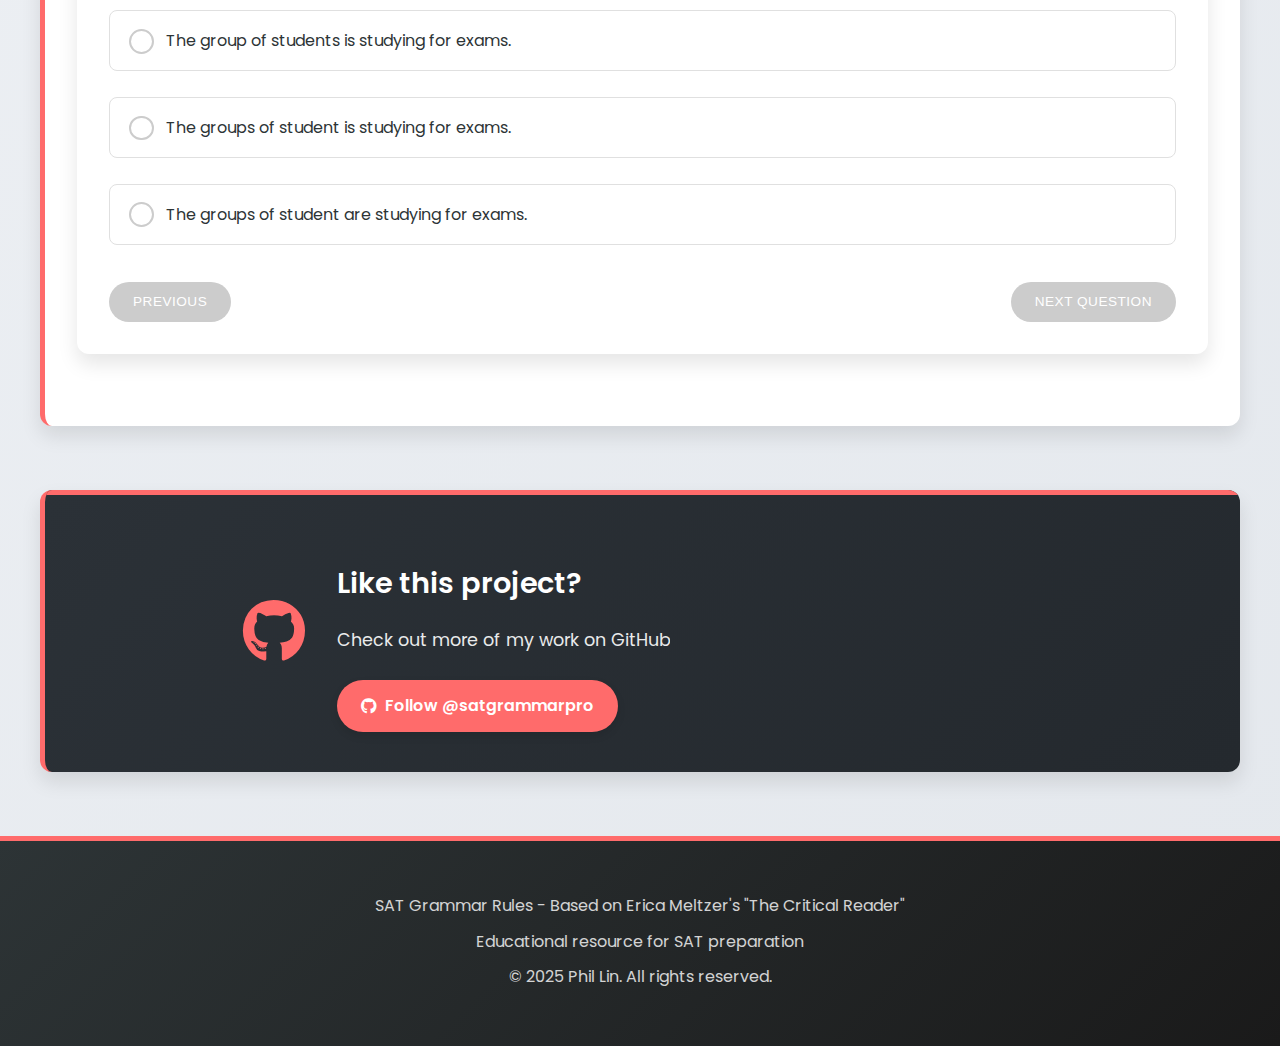
<file: pronouns.html>
<!DOCTYPE html>
<html lang="en">
<head>
    <meta charset="utf-8"/>
    <meta content="width=device-width, initial-scale=1.0" name="viewport"/>
    <meta name="robots" content="index, follow, max-image-preview:large" />
    <title>SAT Grammar: Pronoun Rules & Agreement | Practice Questions</title>

    <meta name="description" content="Master SAT pronoun rules with examples. Learn pronoun agreement, ambiguous pronouns, and common case errors with guided practice questions." />
    <meta name="author" content="Phil Lin" />


    <!-- Google tag (gtag.js) -->
<script async src="https://www.googletagmanager.com/gtag/js?id=G-HB8JLJDWF4"></script>
<script>
  window.dataLayer = window.dataLayer || [];
  function gtag(){dataLayer.push(arguments);}
  gtag('js', new Date());

  gtag('config', 'G-HB8JLJDWF4');
</script>
<script async src="https://pagead2.googlesyndication.com/pagead/js/adsbygoogle.js?client=ca-pub-6127381019051948"
     crossorigin="anonymous"></script>
    
<!-- Open Graph / Facebook -->
  <meta property="og:type" content="website" />
  <meta property="og:title" content="Free SAT Grammar Practice - 16 Essential Rules with Quizzes" />
  <meta property="og:description" content="160+ SAT grammar practice questions with explanations. Improve your SAT Writing score with our free interactive guide." />
  <meta property="og:image" content="https://satgrammarpro.github.io/sat-grammar-preview.png" />
    <meta property="og:url" content="https://satgrammarpro.github.io/pronouns.html" />
  
  <!-- Twitter -->
  <meta name="twitter:card" content="summary_large_image" />
  <meta name="twitter:title" content="Free SAT Grammar Practice - 16 Rules with Quizzes" />
  <meta name="twitter:description" content="160+ SAT grammar practice questions with explanations. Boost your SAT Writing score with our free interactive guide." />
  <meta name="twitter:image" content="https://satgrammarpro.github.io/sat-grammar-preview.png" />

<!-- Favicon & Canonical -->
    <link rel="icon" type="image/png" href="favicon.png" />
    <link rel="canonical" href="https://satgrammarpro.github.io/pronouns.html" />

    <link href="styles.css" rel="stylesheet"/>
    <link href="https://fonts.googleapis.com/css2?family=Poppins:wght@300;400;500;600;700&amp;display=swap" rel="stylesheet"/>
    <link href="https://cdnjs.cloudflare.com/ajax/libs/font-awesome/6.4.0/css/all.min.css" rel="stylesheet"/>
</head>
<body>
    <header>
        <div class="container">
            <h1>SAT Pronoun Rules</h1>
            <p>Master pronoun agreement and subject-verb agreement rules</p>
        </div>
    </header>
    

<!-- Floating Navigation -->
<nav class="floating-nav" id="floatingNav">
    <div class="container">
        <ul>
            <li><a href="index.html">Home</a></li>
            <li><a href="punctuation.html">Punctuation</a></li>
            <li><a href="commas.html">Commas</a></li>
            <li><a href="apostrophes.html">Apostrophes</a></li>
            <li><a href="pronouns.html">Pronouns</a></li>
            <li><a href="verbs-structure.html">Verbs & Structure</a></li>
            <li><a href="all-questions.html">All Questions</a></li>
        </ul>
    </div>
</nav>

<button class="nav-toggle" id="navToggle">
    <i class="fas fa-bars" id="navIcon"></i>
</button>
    <main class="container">
        <!-- Pronouns Section -->
        <section class="group-header" id="pronouns">
            <h2>Pronouns</h2>
            <p>Master pronoun agreement and subject-verb agreement rules.</p>
        </section>
        
        <!-- Rule 10: Pronoun Agreement -->
        <section class="rule-card" id="rule10">
            <h2><span class="rule-number">10</span>Pronoun Agreement</h2>
            <h3>Rule:</h3>
            <p>Pronouns must agree with their antecedents in number and gender. Use who/whom correctly.</p>
            <h3>Key Points:</h3>
            <ul>
                <li>Singular antecedents take singular pronouns</li>
                <li>Use "who" for subjects, "whom" for objects</li>
                <li>Use "which" for things, "who" for people</li>
                <li>Collective nouns are usually singular</li>
            </ul>
            <div class="example">
                <strong>Correct:</strong> Each student must bring his or her own lunch.<br/>
                <strong>Correct:</strong> To whom did you give the assignment?<br/>
                <strong>Incorrect:</strong> Each student must bring their own lunch. (number disagreement)
            </div>
            <div class="practice-section">
                <h3>Practice Questions</h3>
                <div class="difficulty-selector">
                    <label for="difficulty-10">Difficulty:</label>
                    <select class="difficulty-dropdown" id="difficulty-10">
                        <option value="easy">Easy</option>
                        <option selected value="medium">Medium</option>
                        <option value="hard">Hard</option>
                    </select>
                </div>
                <div class="score-display">Score: <span id="score-10">0</span> / <span id="total-10">5</span></div>
                <div id="practice-questions-10"></div>
                <div class="navigation-buttons">
                    <button id="prev-10">Previous</button>
                    <button id="next-10">Next Question</button>
                </div>
            </div>
        </section>
        
        <!-- Rule 11: Collective Nouns -->
        <section class="rule-card" id="rule11">
            <h2><span class="rule-number">11</span>Collective Nouns</h2>
            <h3>Rule:</h3>
            <p>Treat collective nouns (team, committee, family) as singular—unless the sentence emphasizes individual members, in which case use a plural verb.</p>
            <h3>Key Points:</h3>
            <ul>
                <li>Standard: The team is winning.</li>
                <li>Emphasizing members: The team are arguing among themselves.</li>
            </ul>
            <div class="example">
                <strong>Correct:</strong> The committee decides today. (singular)<br/>
                <strong>Correct:</strong> The committee are divided in their opinions. (emphasizing members)<br/>
                <strong>Incorrect:</strong> The committee decide today. (should be "decides")
            </div>
            <div class="practice-section">
                <h3>Practice Questions</h3>
                <div class="difficulty-selector">
                    <label for="difficulty-11">Difficulty:</label>
                    <select class="difficulty-dropdown" id="difficulty-11">
                        <option value="easy">Easy</option>
                        <option selected value="medium">Medium</option>
                        <option value="hard">Hard</option>
                    </select>
                </div>
                <div class="score-display">Score: <span id="score-11">0</span> / <span id="total-11">5</span></div>
                <div id="practice-questions-11"></div>
                <div class="navigation-buttons">
                    <button id="prev-11">Previous</button>
                    <button id="next-11">Next Question</button>
                </div>
            </div>
        </section>
        <div class="github-section">
                  <div class="github-content">
                      <i class="fab fa-github github-icon"></i>
                      <div>
                        <h3>Like this project?</h3>
                        <p>Check out more of my work on GitHub</p>
                        <a class="github-button" href="https://github.com/satgrammarpro" target="_blank">
                            <i class="fab fa-github"></i> Follow @satgrammarpro
                            </a>
                        </div>
                  </div>
    </main>
    
    <footer>
        <div class="container">
            <p>SAT Grammar Rules - Based on Erica Meltzer's "The Critical Reader"</p>
            <p>Educational resource for SAT preparation</p>
            <p>© 2025 Phil Lin. All rights reserved.</p>
        </div>
    </footer>
    
    <script src="script.js"></script>
    <script>
        // Initialize only the pronoun rules (10-11)
        document.addEventListener('DOMContentLoaded', function() {
            const practiceSession = new PracticeSession();
            
            // Initialize only rules 10-11 for this page
            for (let rule = 10; rule <= 11; rule++) {
                practiceSession.setupPracticeSession(rule);
            }
        });
    </script>
</body>
</html>
</file>
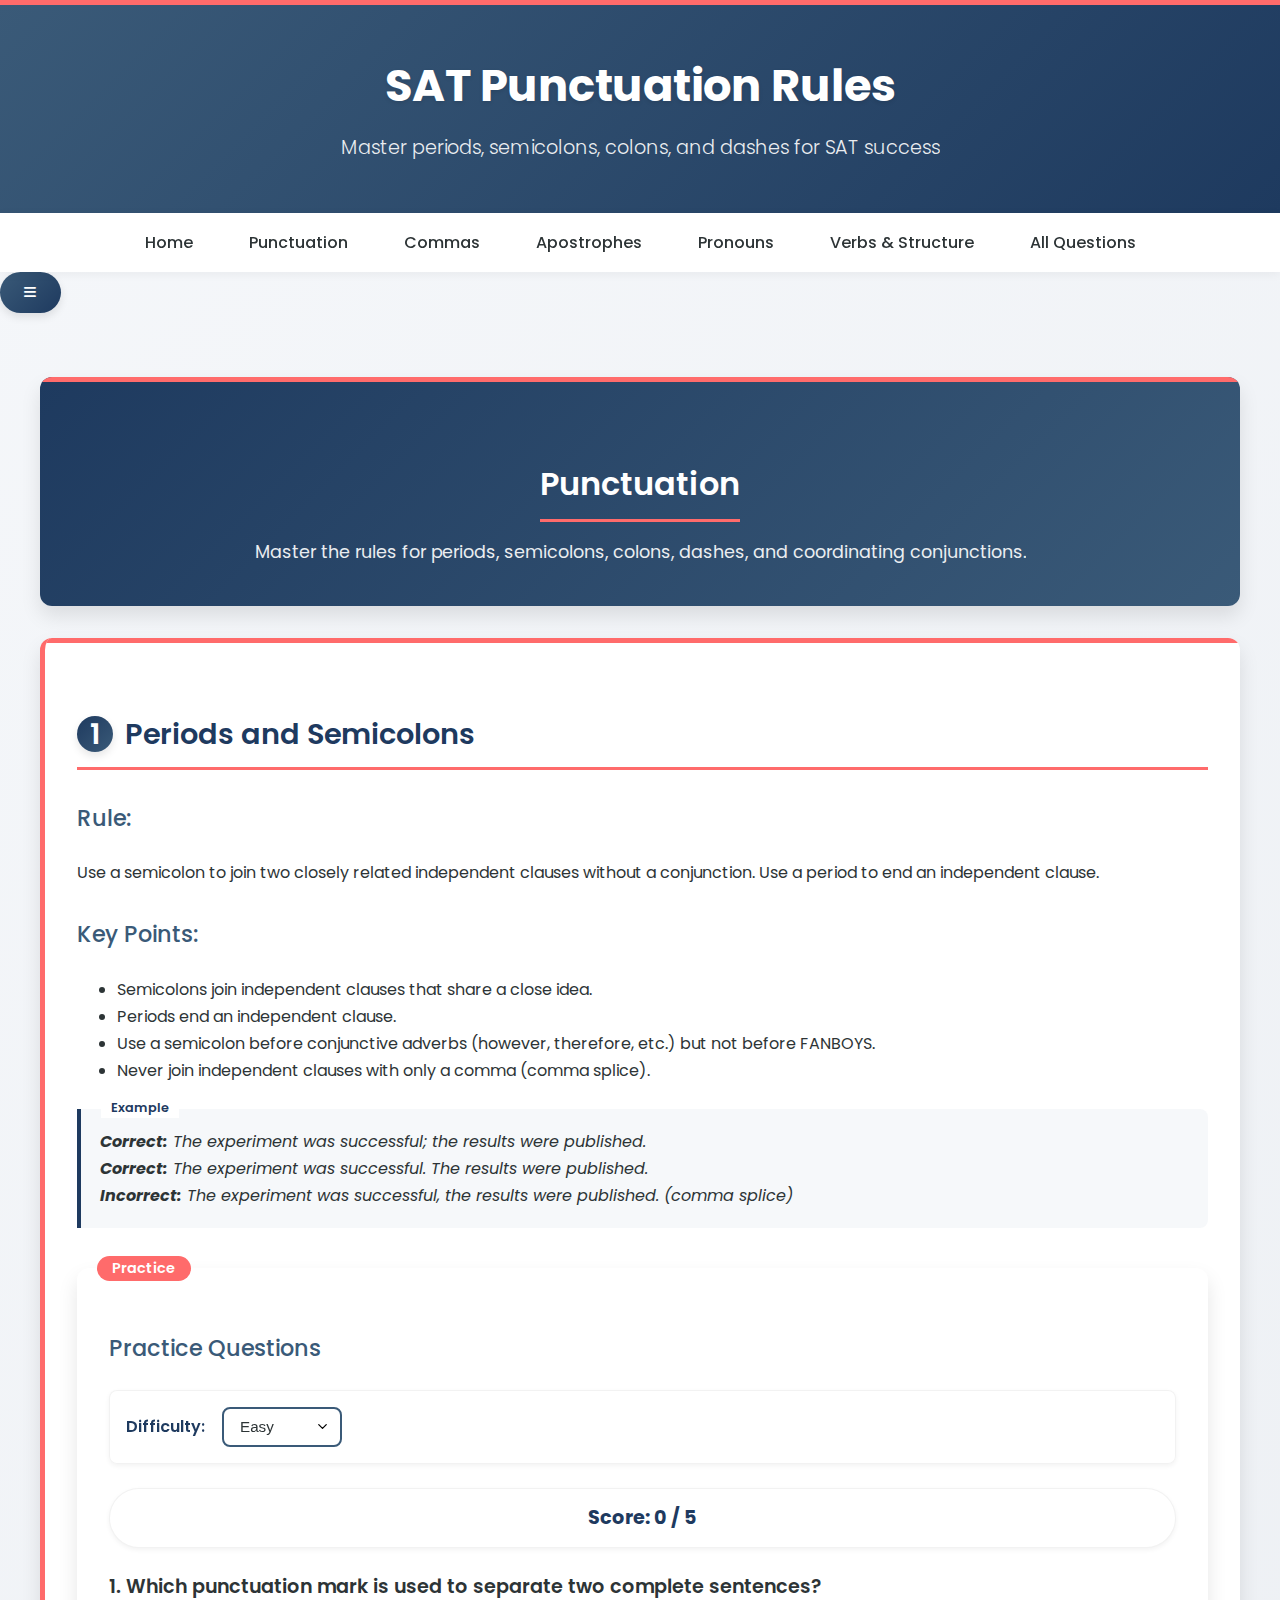
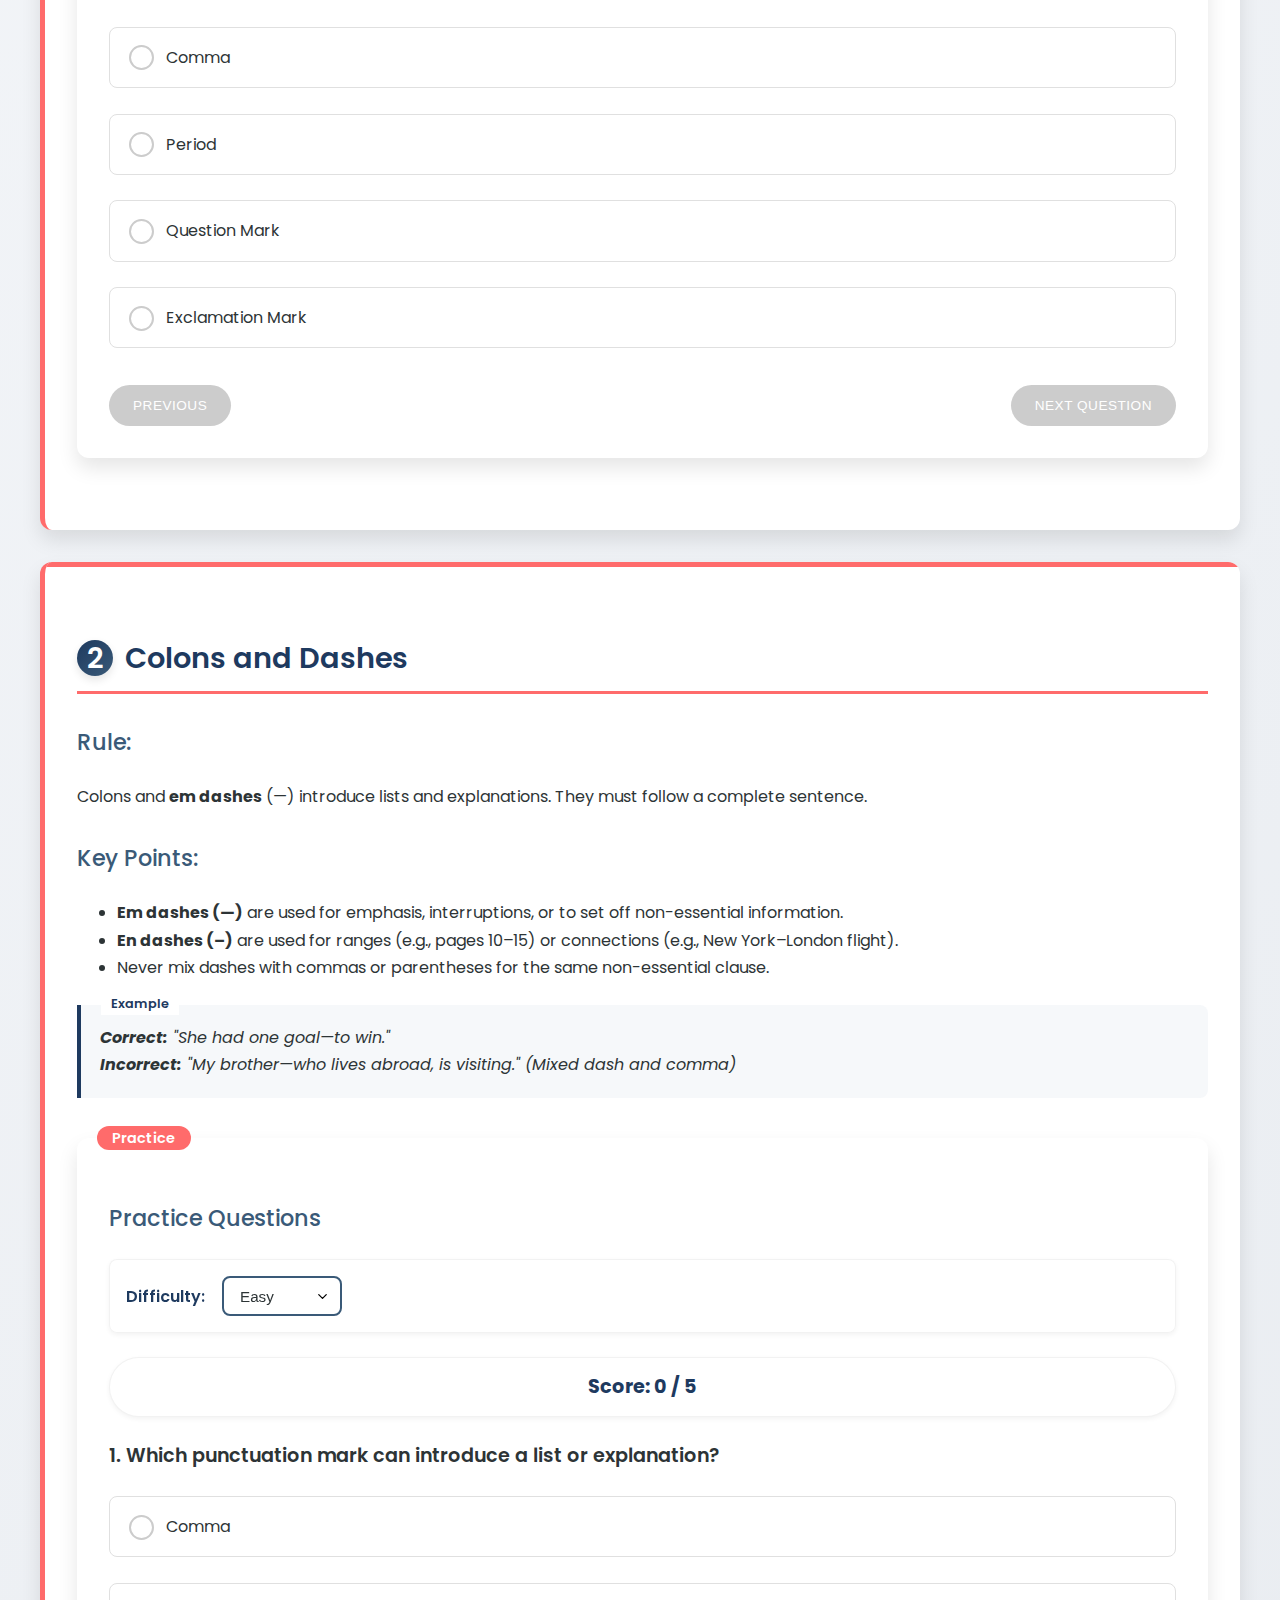
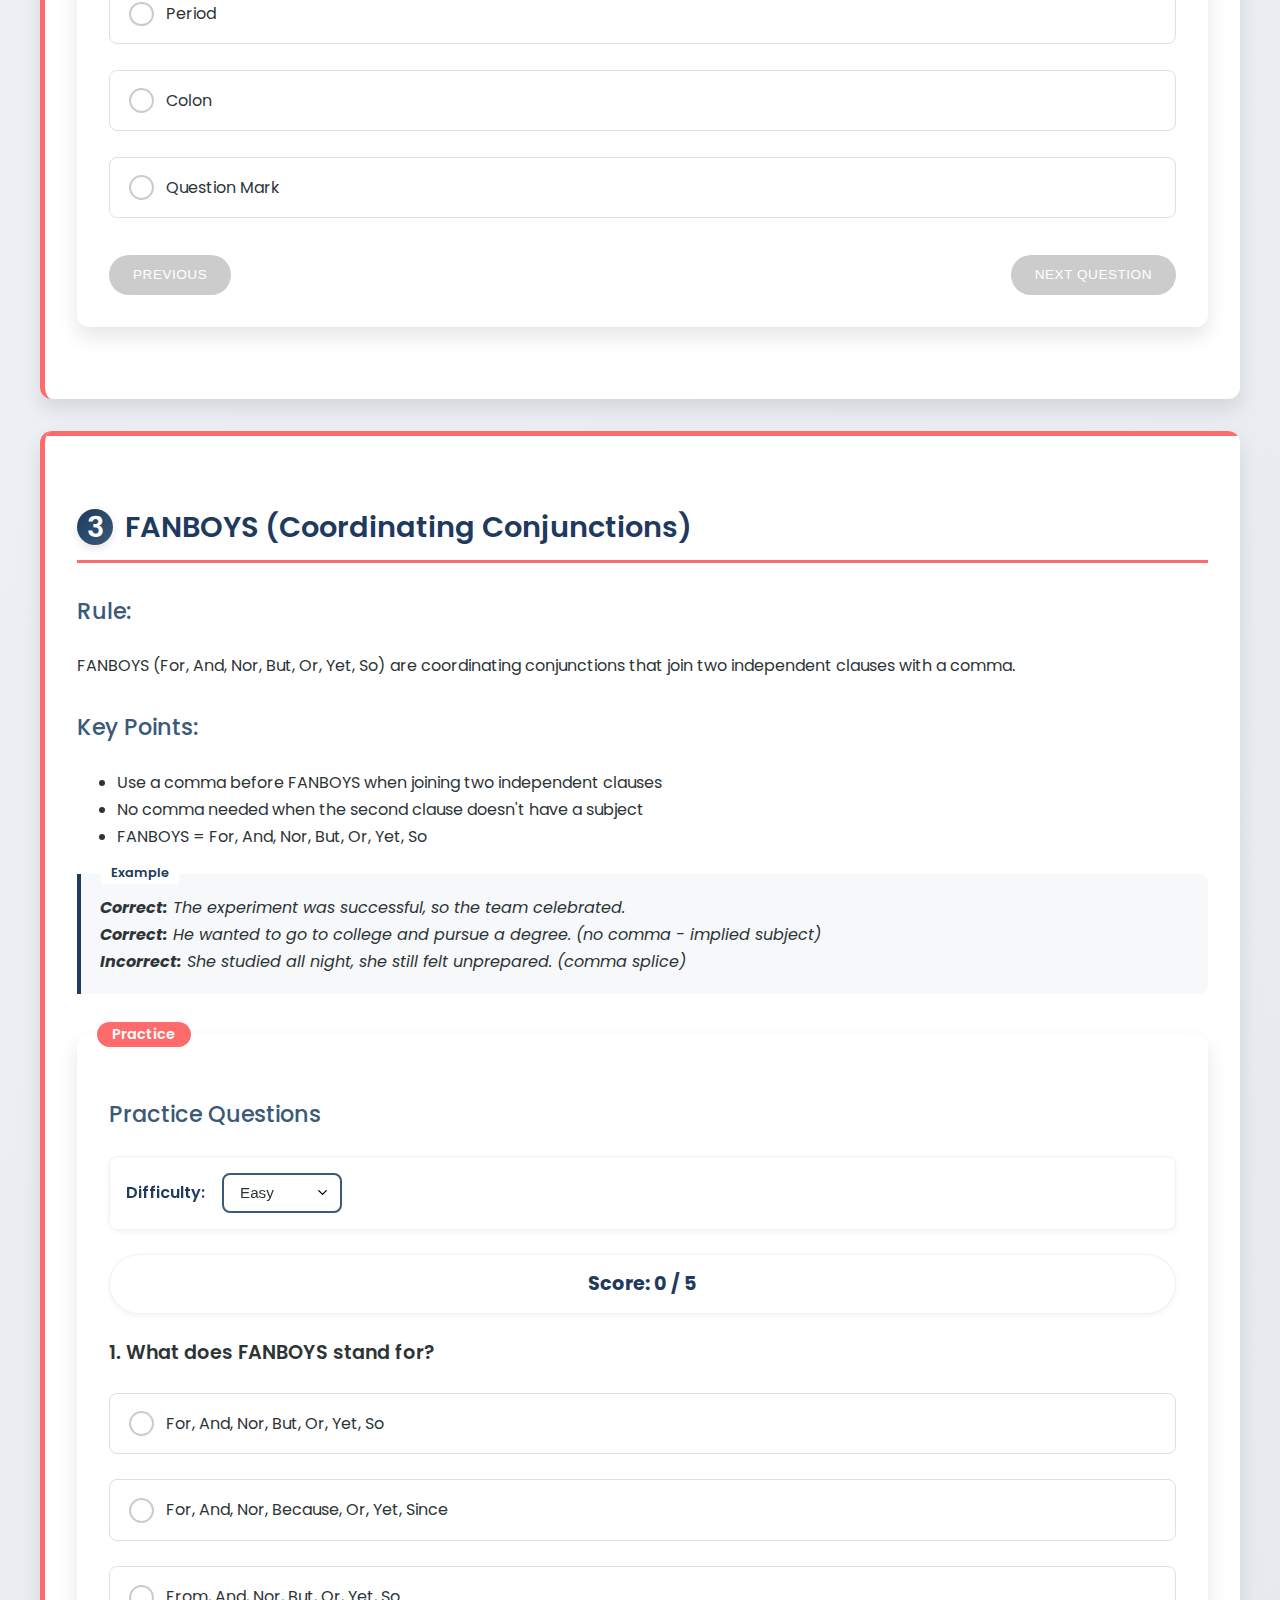
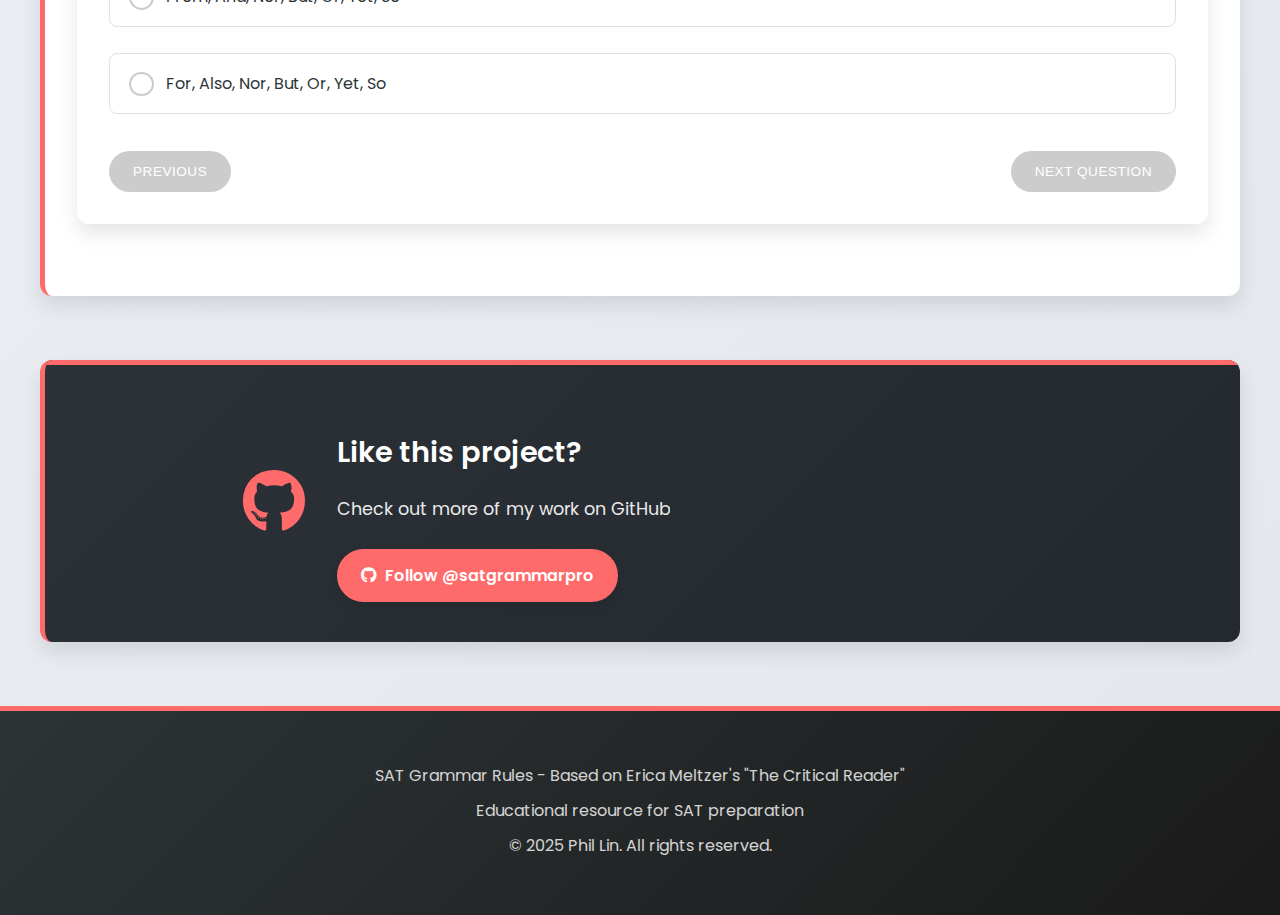
<file: punctuation.html>
<!DOCTYPE html>
<html lang="en">
<head>
    <meta charset="utf-8"/>
    <meta content="width=device-width, initial-scale=1.0" name="viewport"/>
    <title>Punctuation Rules - SAT Grammar Practice</title>

    <meta name="description" content="Master SAT Grammar with our free 16-rule guide, 160+ practice questions, and detailed explanations. No account required! Based on Erica Meltzer's Critical Reader. Boost your SAT Writing score today!" />
  <meta name="author" content="Phil Lin" />
    
    <!-- Google tag (gtag.js) -->
<script async src="https://www.googletagmanager.com/gtag/js?id=G-HB8JLJDWF4"></script>
<script>
  window.dataLayer = window.dataLayer || [];
  function gtag(){dataLayer.push(arguments);}
  gtag('js', new Date());

  gtag('config', 'G-HB8JLJDWF4');
</script>
<script async src="https://pagead2.googlesyndication.com/pagead/js/adsbygoogle.js?client=ca-pub-6127381019051948"
     crossorigin="anonymous"></script>
    
<!-- Open Graph / Facebook -->
  <meta property="og:type" content="website" />
  <meta property="og:title" content="Free SAT Grammar Practice - 16 Essential Rules with Quizzes" />
  <meta property="og:description" content="160+ SAT grammar practice questions with explanations. Improve your SAT Writing score with our free interactive guide." />
  <meta property="og:image" content="https://satgrammarpro.github.io/sat-grammar-preview.png" />
  <meta property="og:url" content="https://satgrammarpro.github.io/" />
  
  <!-- Twitter -->
  <meta name="twitter:card" content="summary_large_image" />
  <meta name="twitter:title" content="Free SAT Grammar Practice - 16 Rules with Quizzes" />
  <meta name="twitter:description" content="160+ SAT grammar practice questions with explanations. Boost your SAT Writing score with our free interactive guide." />
  <meta name="twitter:image" content="https://satgrammarpro.github.io/sat-grammar-preview.png" />

<!-- Favicon & Canonical -->
  <link rel="icon" type="image/png" href="favicon.png" />
  <link rel="canonical" href="https://satgrammarpro.github.io/punctuation" />

    <link href="styles.css" rel="stylesheet"/>
    <link href="https://fonts.googleapis.com/css2?family=Poppins:wght@300;400;500;600;700&amp;display=swap" rel="stylesheet"/>
    <link href="https://cdnjs.cloudflare.com/ajax/libs/font-awesome/6.4.0/css/all.min.css" rel="stylesheet"/>
</head>
<body>
    <header>
        <div class="container">
            <h1>SAT Punctuation Rules</h1>
            <p>Master periods, semicolons, colons, and dashes for SAT success</p>
        </div>
    </header>
    
   <!-- Floating Navigation -->
<nav class="floating-nav" id="floatingNav">
    <div class="container">
        <ul>
            <li><a href="index.html">Home</a></li>
            <li><a href="punctuation.html">Punctuation</a></li>
            <li><a href="commas.html">Commas</a></li>
            <li><a href="apostrophes.html">Apostrophes</a></li>
            <li><a href="pronouns.html">Pronouns</a></li>
            <li><a href="verbs-structure.html">Verbs & Structure</a></li>
            <li><a href="all-questions.html">All Questions</a></li>
        </ul>
    </div>
</nav>

<button class="nav-toggle" id="navToggle">
    <i class="fas fa-bars" id="navIcon"></i>
</button>
    
    <main class="container">
        <!-- Punctuation Section -->
        <section class="group-header" id="punctuation">
            <h2>Punctuation</h2>
            <p>Master the rules for periods, semicolons, colons, dashes, and coordinating conjunctions.</p>
        </section>
        
        <!-- Rule 1 -->
        <section class="rule-card" id="rule1">
            <h2><span class="rule-number">1</span>Periods and Semicolons</h2>
            <h3>Rule:</h3>
            <p>Use a semicolon to join two closely related independent clauses without a conjunction. Use a period to end an independent clause.</p>
            <h3>Key Points:</h3>
            <ul>
                <li>Semicolons join independent clauses that share a close idea.</li>
                <li>Periods end an independent clause.</li>
                <li>Use a semicolon before conjunctive adverbs (however, therefore, etc.) but not before FANBOYS.</li>
                <li>Never join independent clauses with only a comma (comma splice).</li>
            </ul>
            <div class="example">
                <strong>Correct:</strong> The experiment was successful; the results were published.<br/>
                <strong>Correct:</strong> The experiment was successful. The results were published.<br/>
                <strong>Incorrect:</strong> The experiment was successful, the results were published. (comma splice)
            </div>
            <div class="practice-section">
                <h3>Practice Questions</h3>
                <div class="difficulty-selector">
                    <label for="difficulty-1">Difficulty:</label>
                    <select class="difficulty-dropdown" id="difficulty-1">
                        <option value="easy">Easy</option>
                        <option selected value="medium">Medium</option>
                        <option value="hard">Hard</option>
                    </select>
                </div>
                <div class="score-display">Score: <span id="score-1">0</span> / <span id="total-1">5</span></div>
                <div id="practice-questions-1"></div>
                <div class="navigation-buttons">
                    <button id="prev-1">Previous</button>
                    <button id="next-1">Next Question</button>
                </div>
            </div>
        </section>
        
        <!-- Rule 2: Colons and Dashes -->
        <section class="rule-card" id="rule2">
            <h2><span class="rule-number">2</span>Colons and Dashes</h2>
            <h3>Rule:</h3>
            <p>Colons and <strong>em dashes</strong> (—) introduce lists and explanations. They must follow a complete sentence.</p>
            <h3>Key Points:</h3>
            <ul>
                <li><strong>Em dashes (—)</strong> are used for emphasis, interruptions, or to set off non-essential information.</li>
                <li><strong>En dashes (–)</strong> are used for ranges (e.g., pages 10–15) or connections (e.g., New York–London flight).</li>
                <li>Never mix dashes with commas or parentheses for the same non-essential clause.</li>
            </ul>
            <div class="example">
                <strong>Correct:</strong> "She had one goal—to win."<br/>
                <strong>Incorrect:</strong> "My brother—who lives abroad, is visiting." (Mixed dash and comma)
            </div>
            <div class="practice-section">
                <h3>Practice Questions</h3>
                <div class="difficulty-selector">
                    <label for="difficulty-2">Difficulty:</label>
                    <select class="difficulty-dropdown" id="difficulty-2">
                        <option value="easy">Easy</option>
                        <option selected value="medium">Medium</option>
                        <option value="hard">Hard</option>
                    </select>
                </div>
                <div class="score-display">Score: <span id="score-2">0</span> / <span id="total-2">5</span></div>
                <div id="practice-questions-2"></div>
                <div class="navigation-buttons">
                    <button id="prev-2">Previous</button>
                    <button id="next-2">Next Question</button>
                </div>
            </div>
        </section>
        
        <!-- Rule 3: FANBOYS -->
        <section class="rule-card" id="rule3">
            <h2><span class="rule-number">3</span>FANBOYS (Coordinating Conjunctions)</h2>
            <h3>Rule:</h3>
            <p>FANBOYS (For, And, Nor, But, Or, Yet, So) are coordinating conjunctions that join two independent clauses with a comma.</p>
            <h3>Key Points:</h3>
            <ul>
                <li>Use a comma before FANBOYS when joining two independent clauses</li>
                <li>No comma needed when the second clause doesn't have a subject</li>
                <li>FANBOYS = For, And, Nor, But, Or, Yet, So</li>
            </ul>
            <div class="example">
                <strong>Correct:</strong> The experiment was successful, so the team celebrated.<br/>
                <strong>Correct:</strong> He wanted to go to college and pursue a degree. (no comma - implied subject)<br/>
                <strong>Incorrect:</strong> She studied all night, she still felt unprepared. (comma splice)
            </div>
            <div class="practice-section">
                <h3>Practice Questions</h3>
                <div class="difficulty-selector">
                    <label for="difficulty-3">Difficulty:</label>
                    <select class="difficulty-dropdown" id="difficulty-3">
                        <option value="easy">Easy</option>
                        <option selected value="medium">Medium</option>
                        <option value="hard">Hard</option>
                    </select>
                </div>
                <div class="score-display">Score: <span id="score-3">0</span> / <span id="total-3">5</span></div>
                <div id="practice-questions-3"></div>
                <div class="navigation-buttons">
                    <button id="prev-3">Previous</button>
                    <button id="next-3">Next Question</button>
                </div>
            </div>
        </section>
        <div class="github-section">
                  <div class="github-content">
                      <i class="fab fa-github github-icon"></i>
                      <div>
                        <h3>Like this project?</h3>
                        <p>Check out more of my work on GitHub</p>
                        <a class="github-button" href="https://github.com/satgrammarpro" target="_blank">
                            <i class="fab fa-github"></i> Follow @satgrammarpro
                            </a>
                        </div>
                  </div>
    </main>
    
    <footer>
        <div class="container">
            <p>SAT Grammar Rules - Based on Erica Meltzer's "The Critical Reader"</p>
            <p>Educational resource for SAT preparation</p>
            <p>© 2025 Phil Lin. All rights reserved.</p>
        </div>
    </footer>
    
    <script src="script.js"></script>
    <script>
        // Initialize only the punctuation rules (1-3)
        document.addEventListener('DOMContentLoaded', function() {
            const practiceSession = new PracticeSession();
            
            // Initialize only rules 1-3 for this page
            for (let rule = 1; rule <= 3; rule++) {
                practiceSession.setupPracticeSession(rule);
            }
        });
    </script>
</body>
</html>
</file>
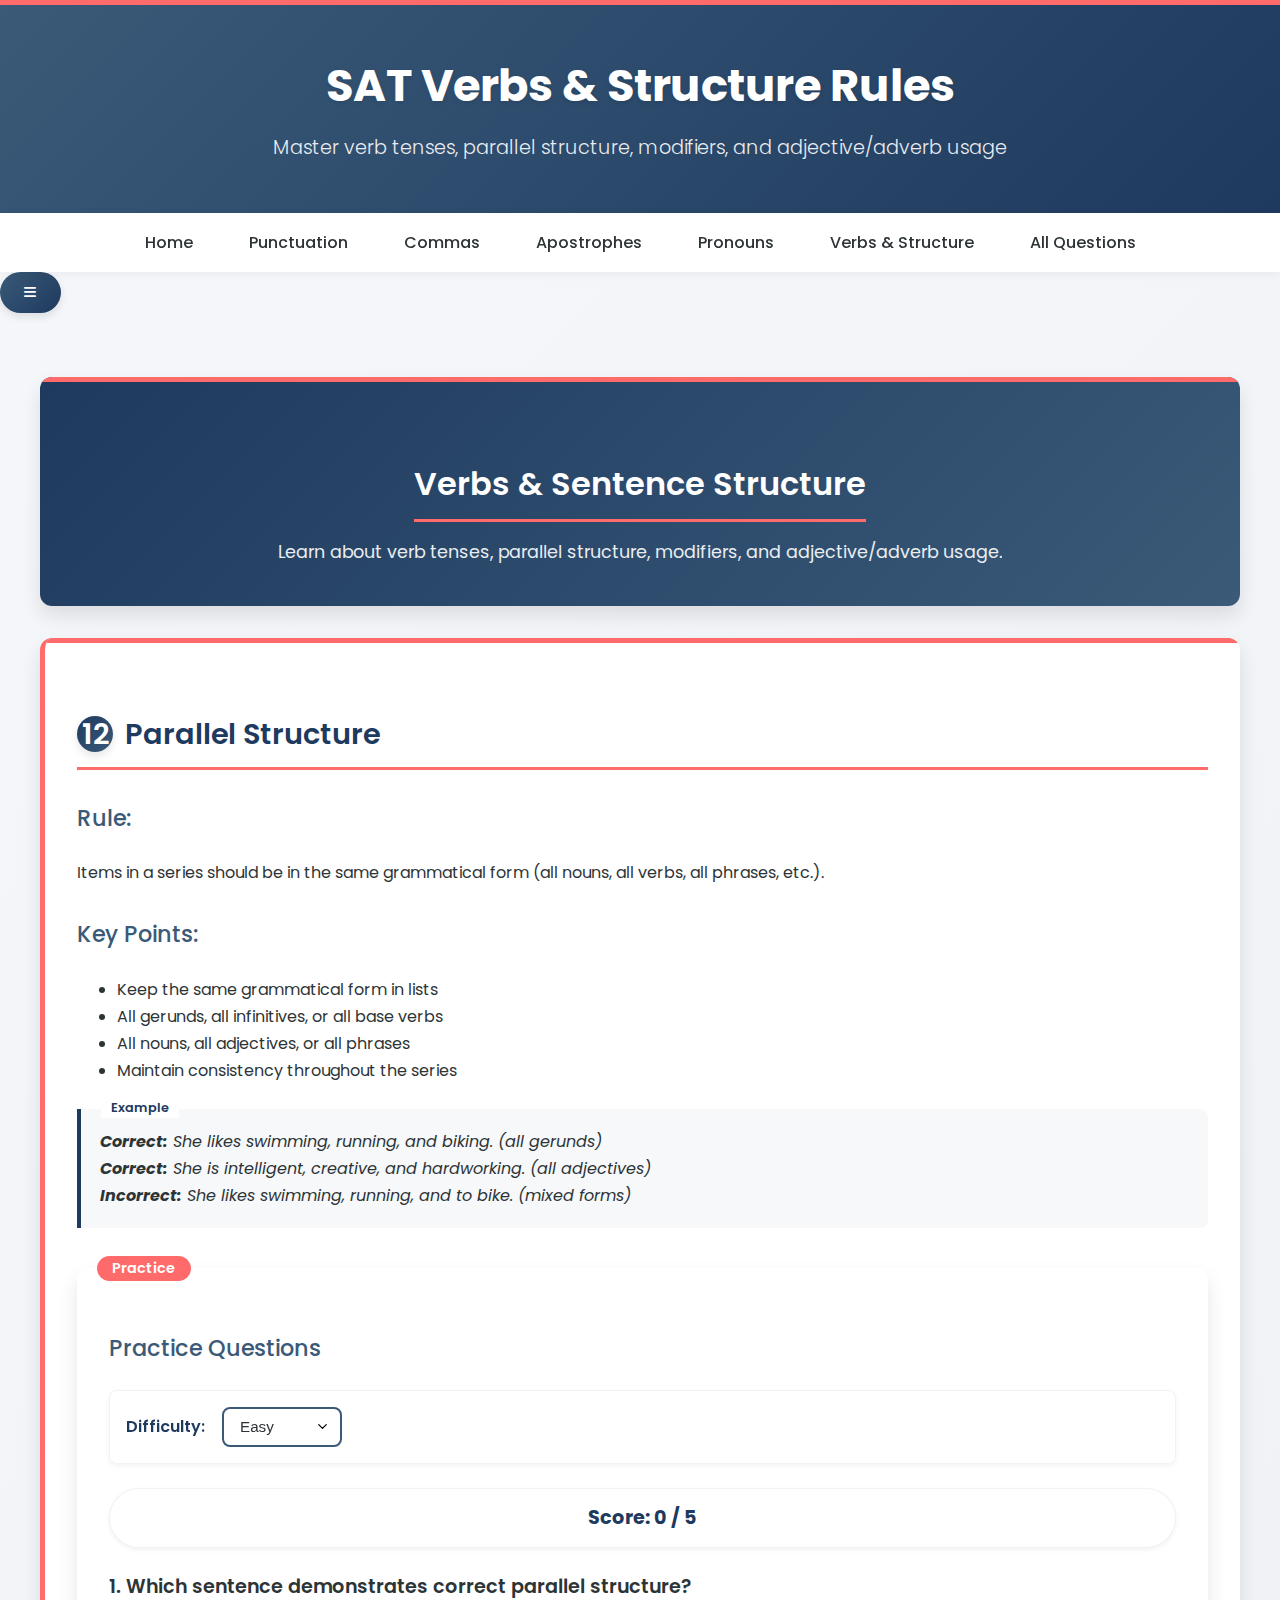
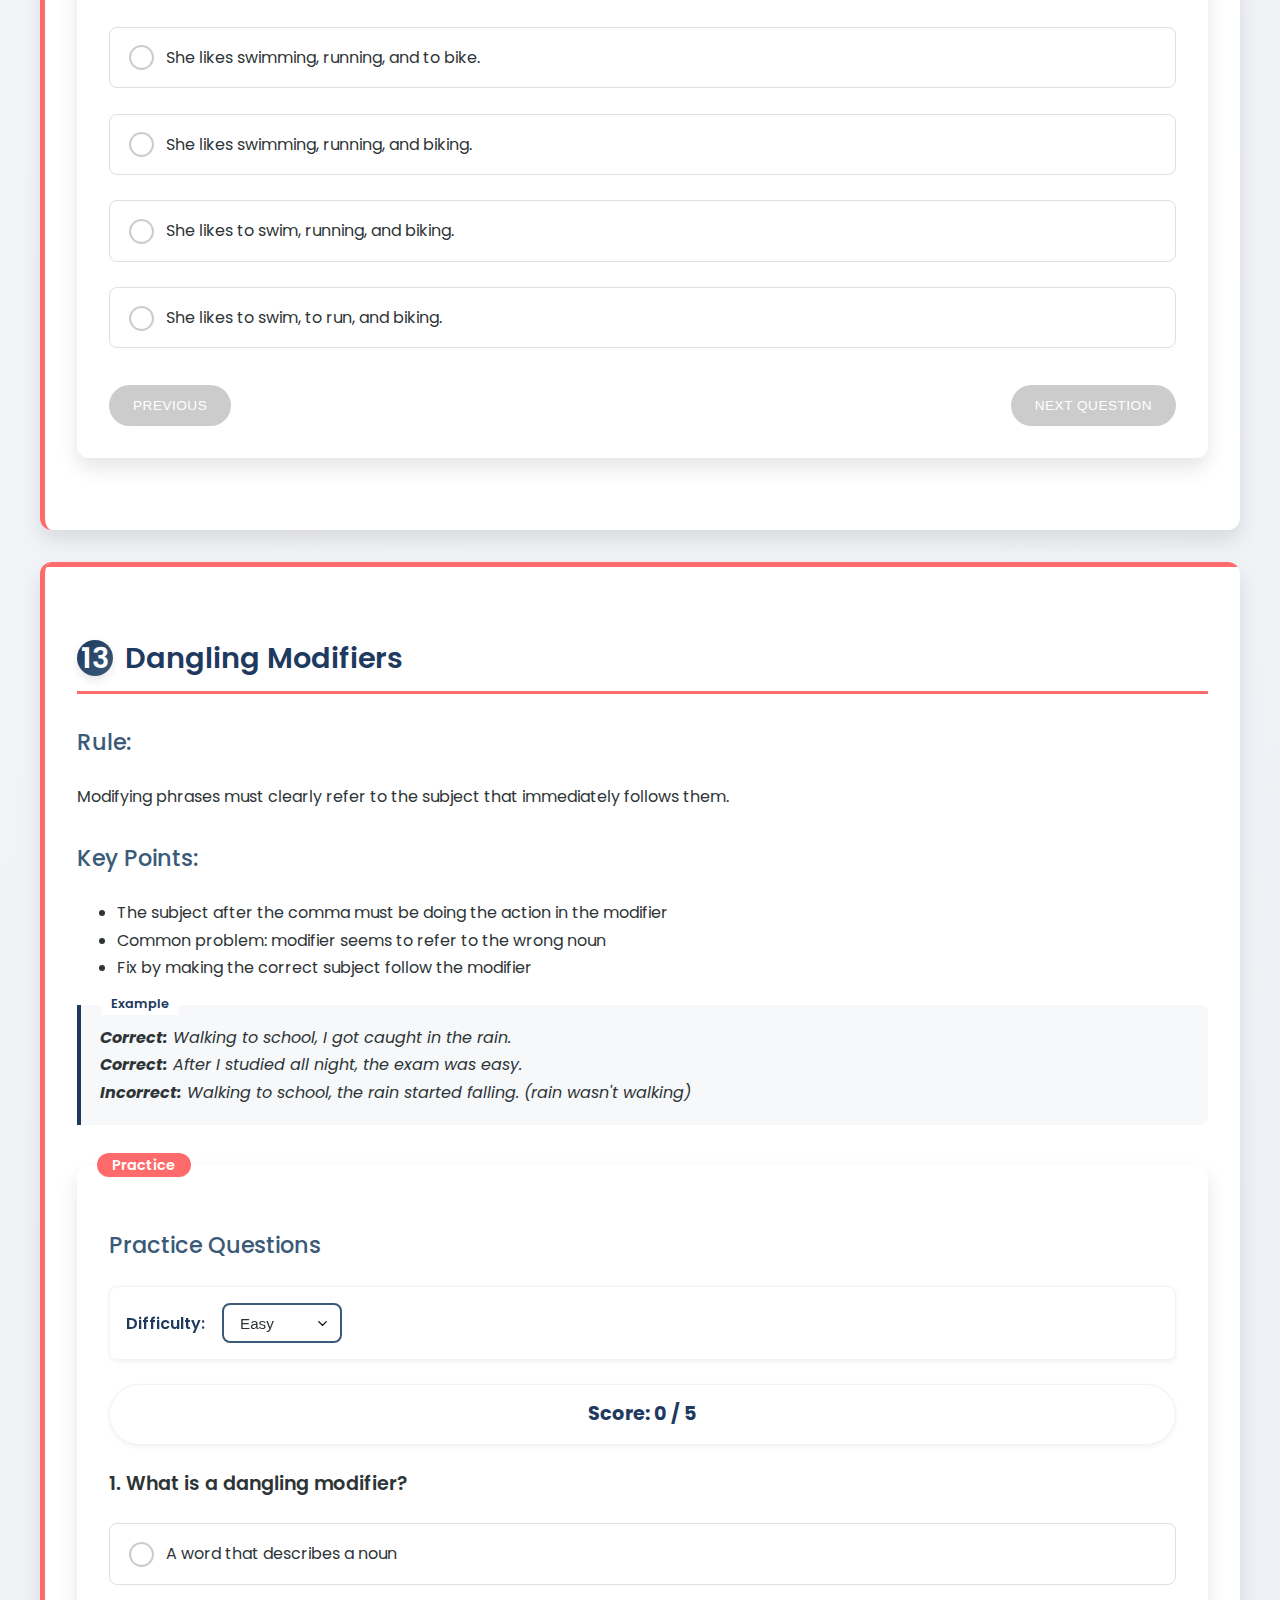
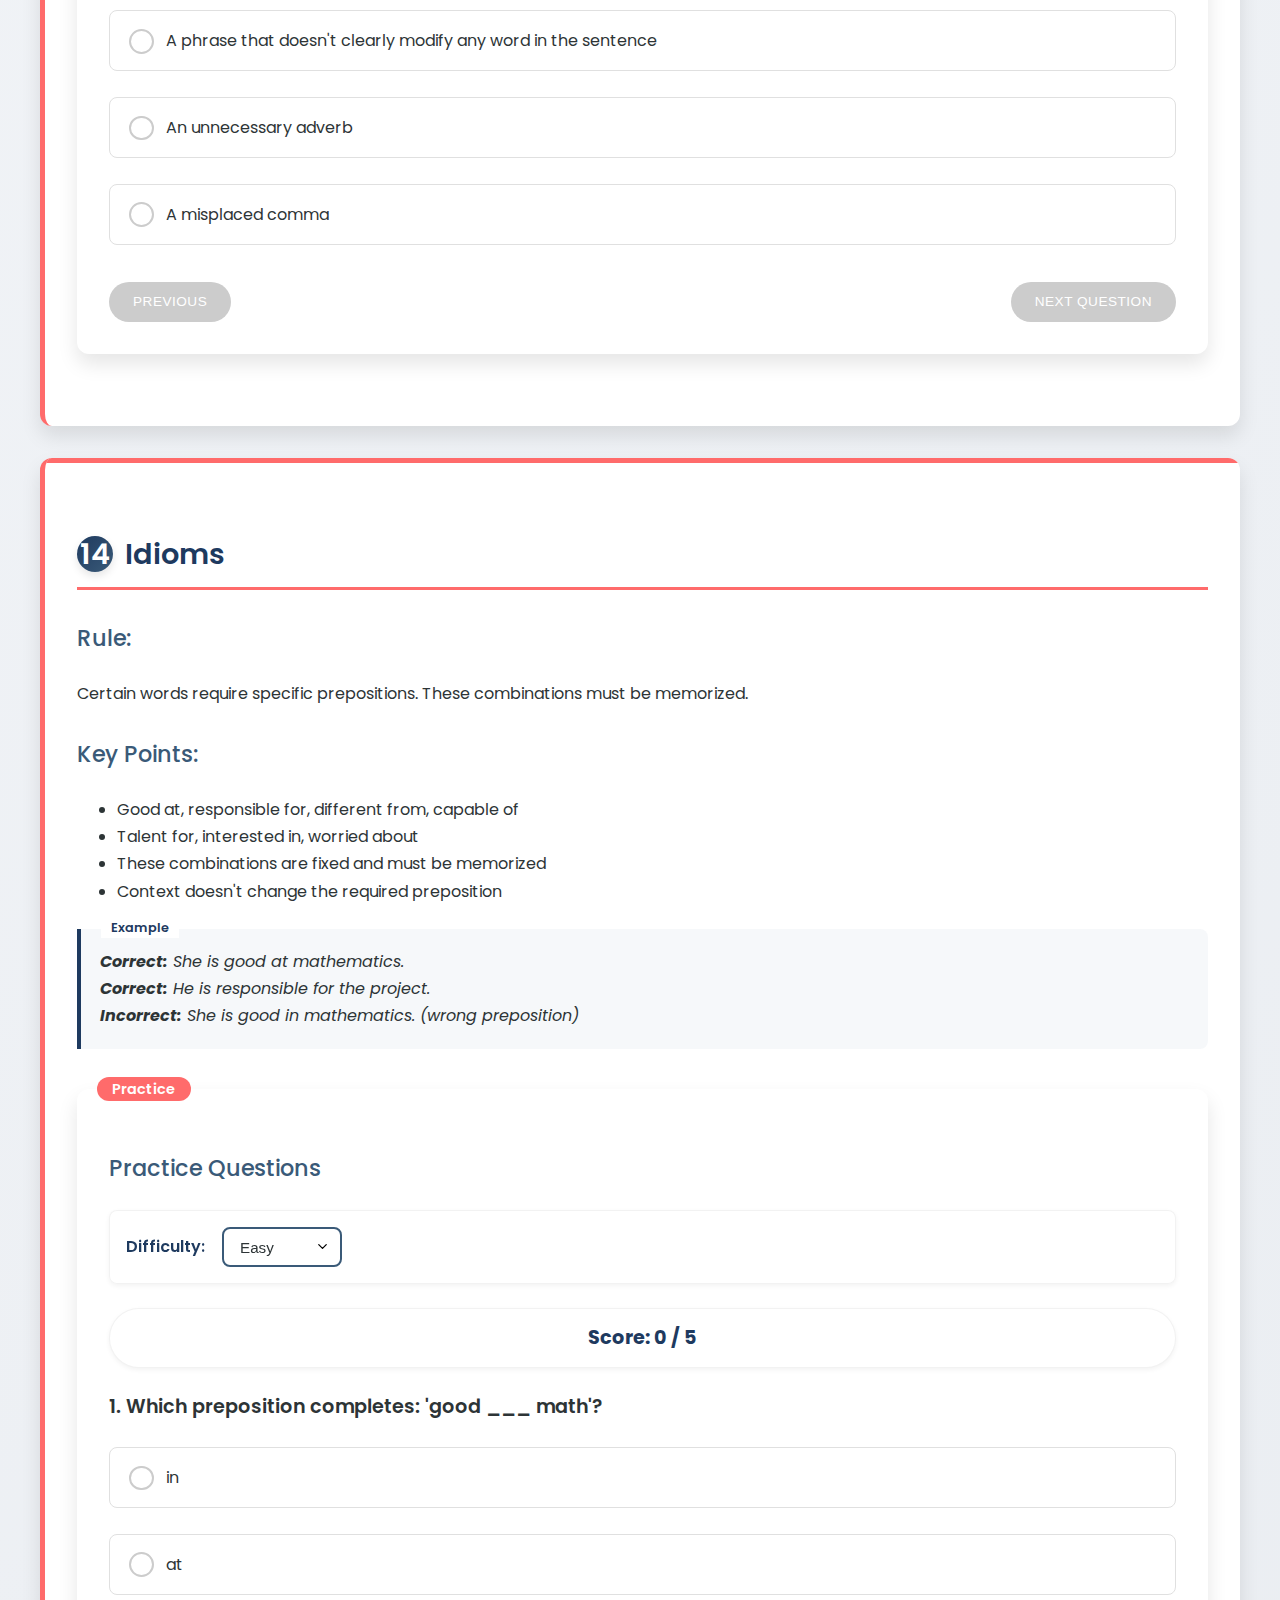
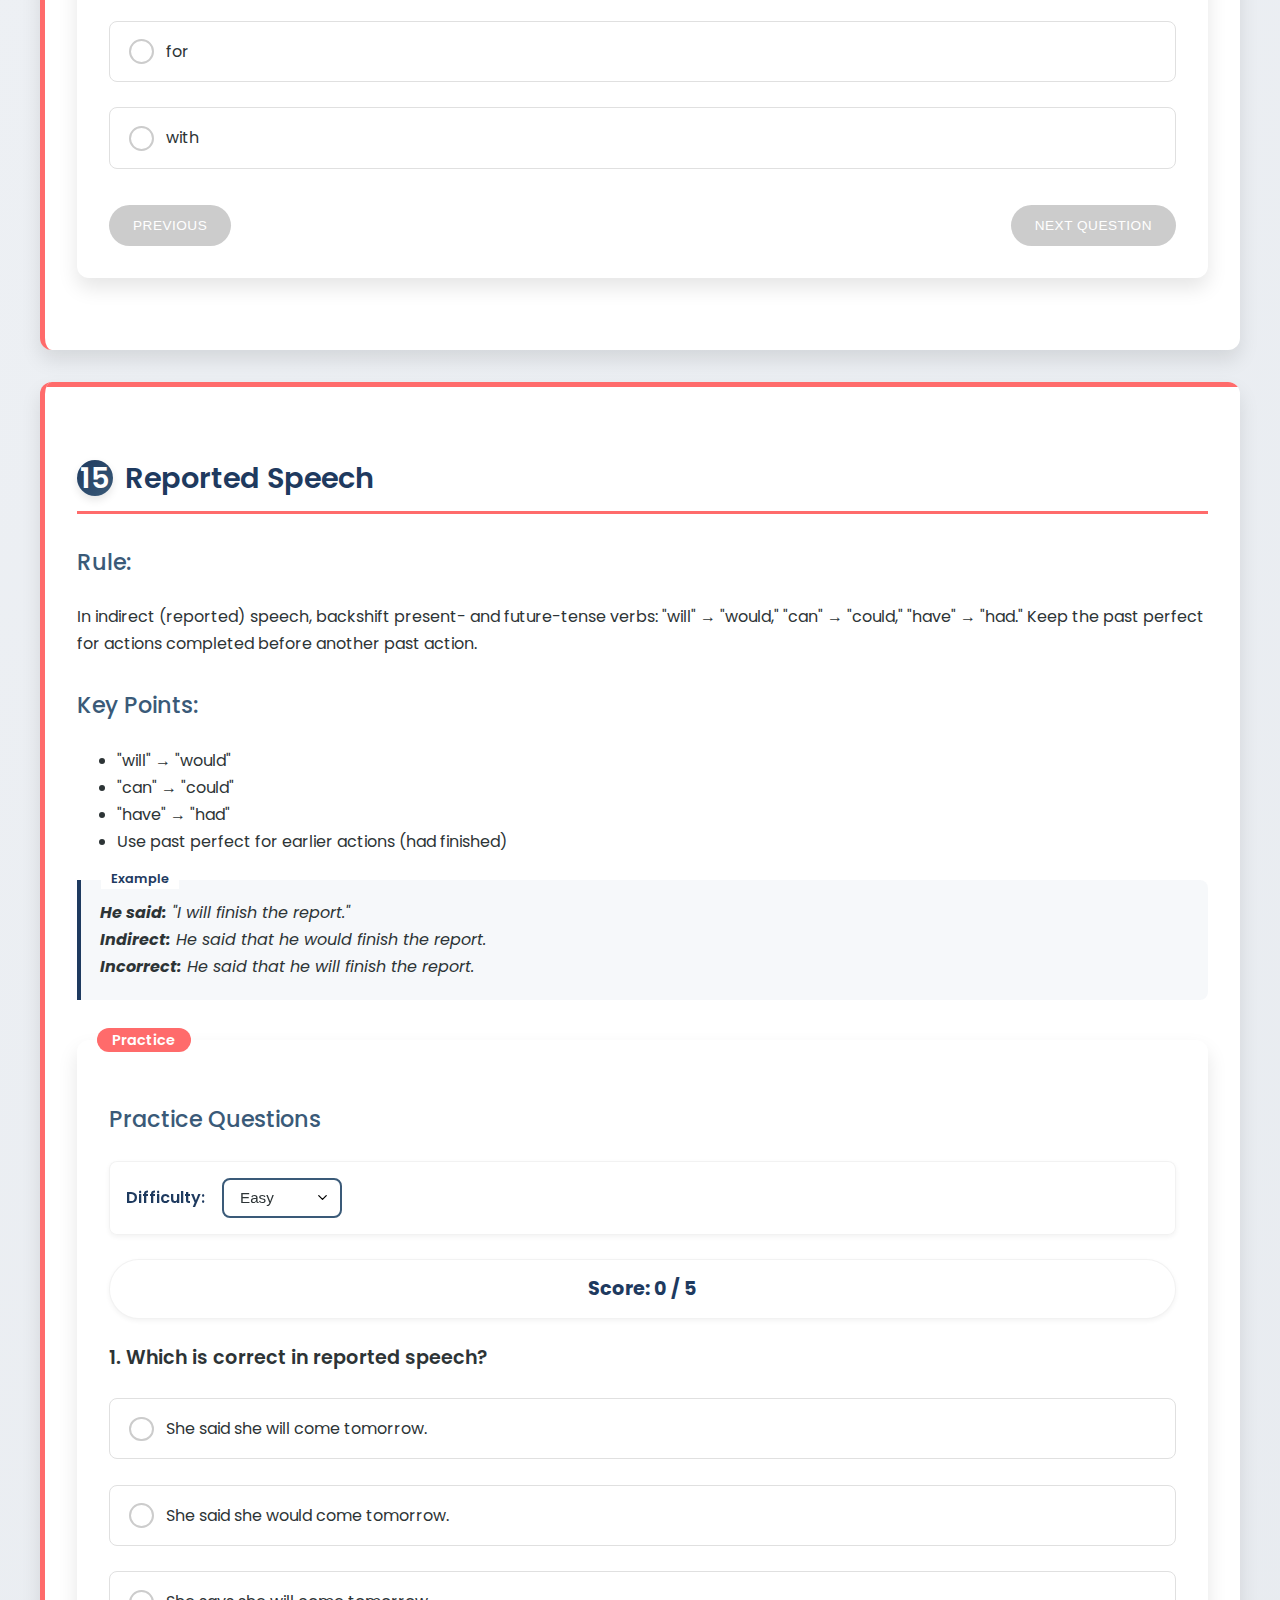
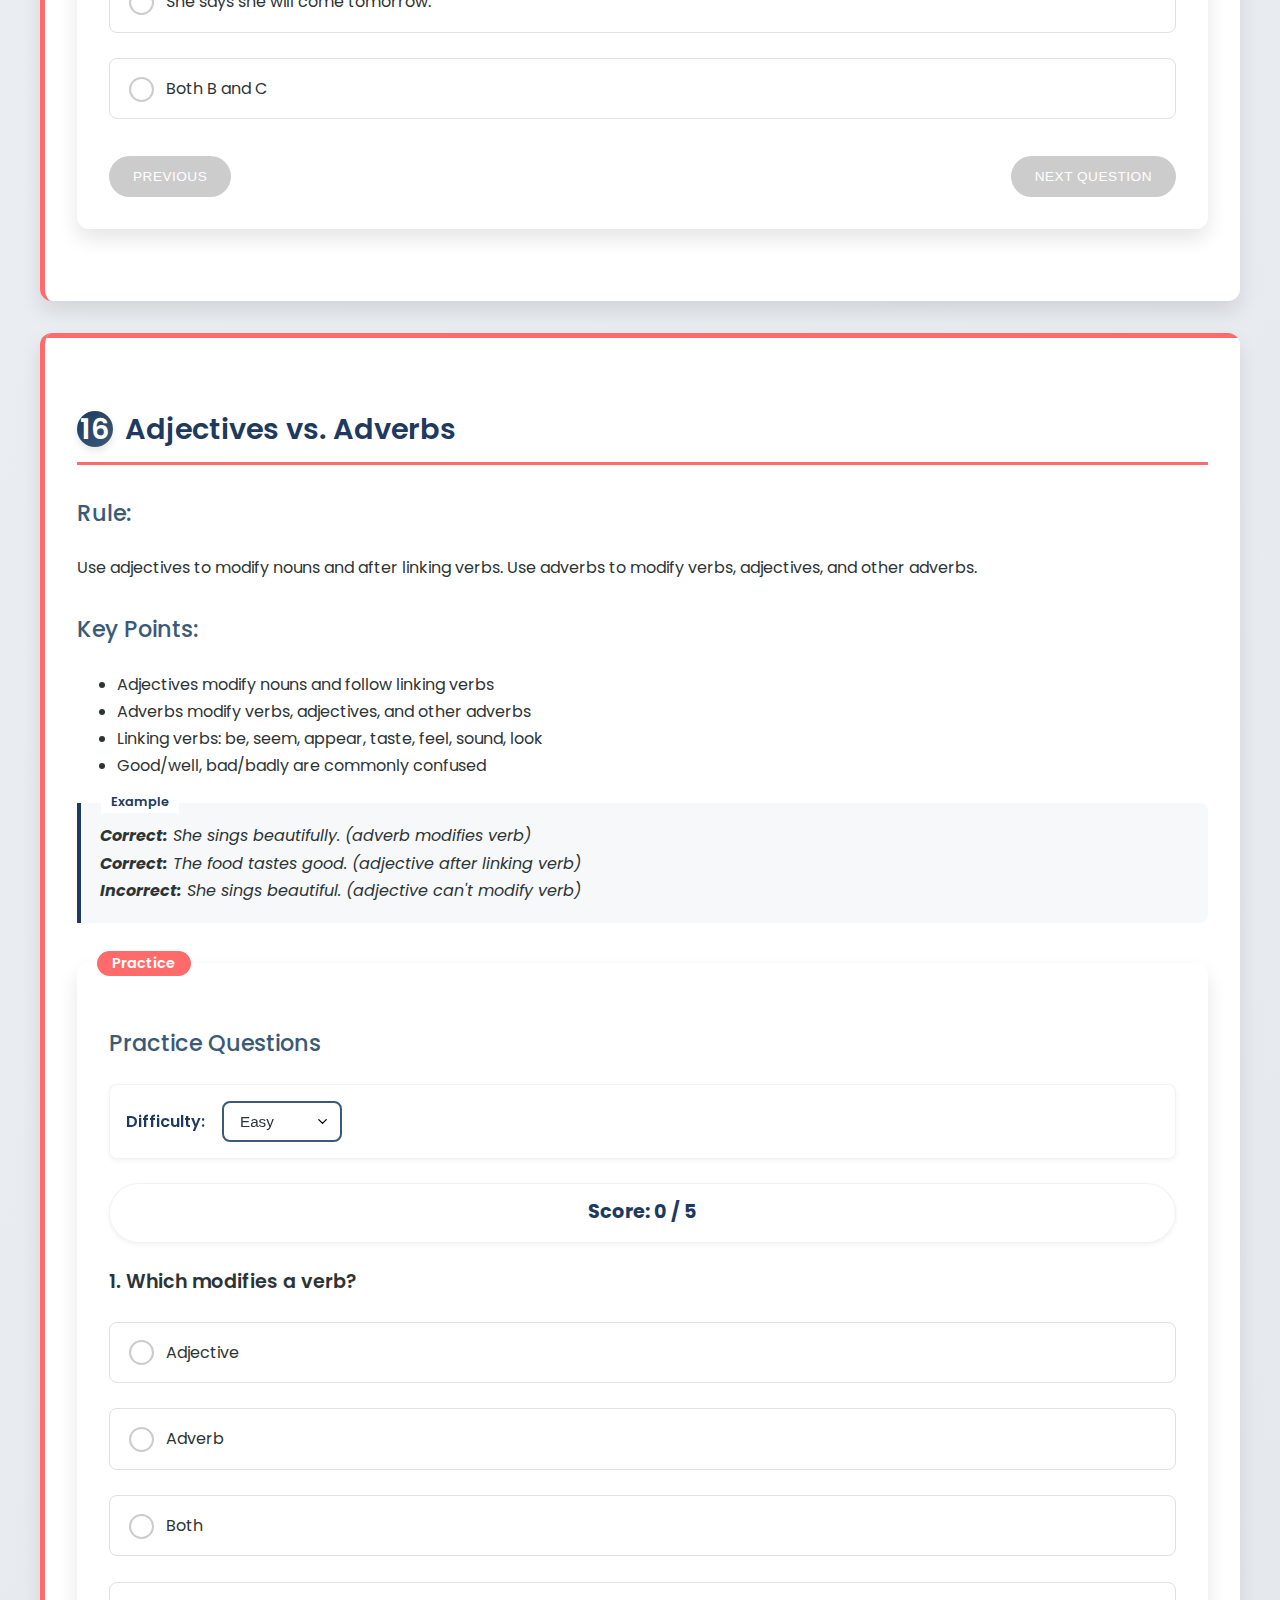
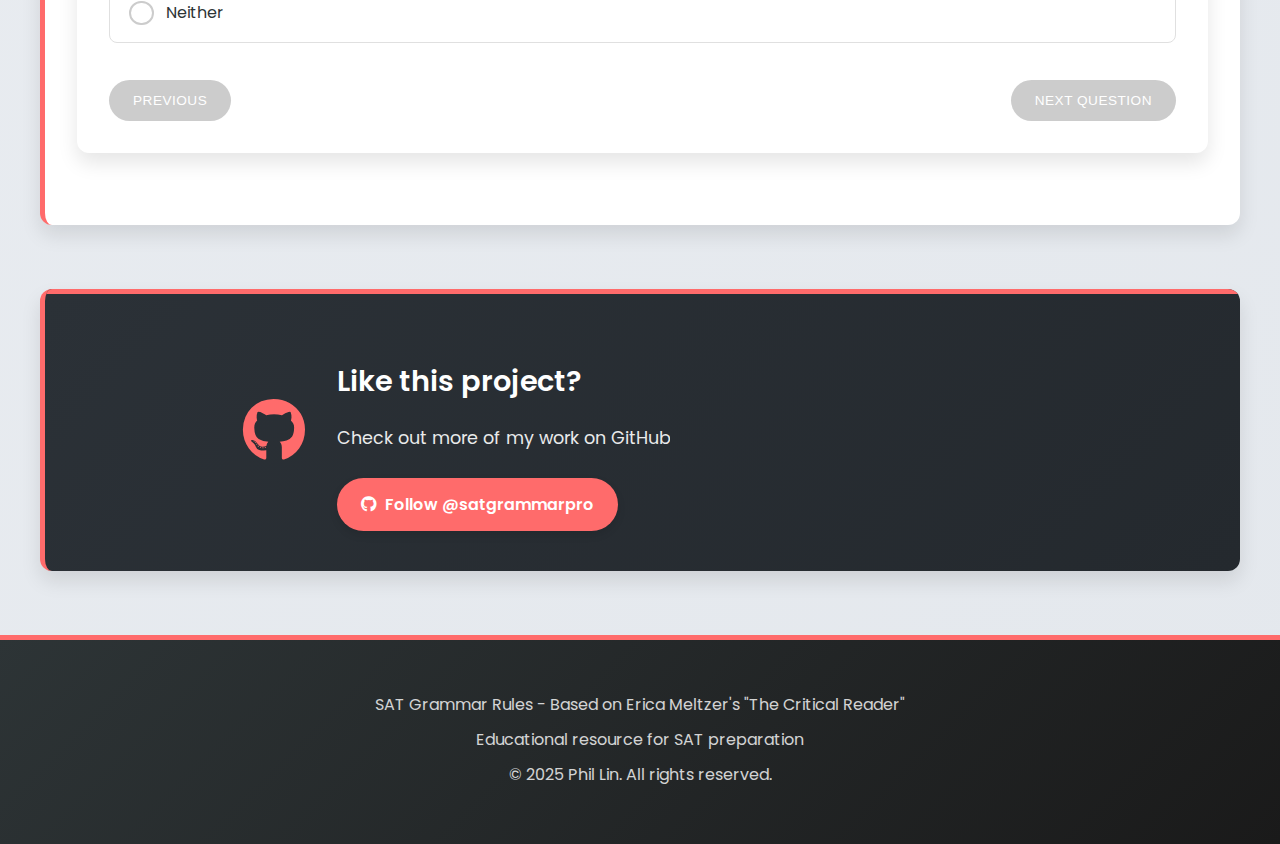
<file: verbs-structure.html>
<!DOCTYPE html>
<html lang="en">
<head>
    <meta charset="utf-8"/>
    <meta content="width=device-width, initial-scale=1.0" name="viewport"/>
    <title>Verbs & Structure Rules - SAT Grammar Practice</title>

    <meta name="description" content="Master SAT Grammar with our free 16-rule guide, 160+ practice questions, and detailed explanations. Based on Erica Meltzer's Critical Reader. Boost your SAT Writing score today!" />
  <meta name="author" content="Phil Lin" />

    <!-- Google tag (gtag.js) -->
<script async src="https://www.googletagmanager.com/gtag/js?id=G-HB8JLJDWF4"></script>
<script>
  window.dataLayer = window.dataLayer || [];
  function gtag(){dataLayer.push(arguments);}
  gtag('js', new Date());

  gtag('config', 'G-HB8JLJDWF4');
</script>
<script async src="https://pagead2.googlesyndication.com/pagead/js/adsbygoogle.js?client=ca-pub-6127381019051948"
     crossorigin="anonymous"></script>
    
<!-- Open Graph / Facebook -->
  <meta property="og:type" content="website" />
  <meta property="og:title" content="Free SAT Grammar Practice - 16 Essential Rules with Quizzes" />
  <meta property="og:description" content="160+ SAT grammar practice questions with explanations. Improve your SAT Writing score with our free interactive guide." />
  <meta property="og:image" content="https://satgrammarpro.github.io/sat-grammar-preview.png" />
  <meta property="og:url" content="https://satgrammarpro.github.io/" />
  
  <!-- Twitter -->
  <meta name="twitter:card" content="summary_large_image" />
  <meta name="twitter:title" content="Free SAT Grammar Practice - 16 Rules with Quizzes" />
  <meta name="twitter:description" content="160+ SAT grammar practice questions with explanations. Boost your SAT Writing score with our free interactive guide." />
  <meta name="twitter:image" content="https://satgrammarpro.github.io/sat-grammar-preview.png" />

<!-- Favicon & Canonical -->
  <link rel="icon" type="image/png" href="favicon.png" />
  <link rel="canonical" href="https://satgrammarpro.github.io/verbs-structure" />

    
    <link href="styles.css" rel="stylesheet"/>
    <link href="https://fonts.googleapis.com/css2?family=Poppins:wght@300;400;500;600;700&amp;display=swap" rel="stylesheet"/>
    <link href="https://cdnjs.cloudflare.com/ajax/libs/font-awesome/6.4.0/css/all.min.css" rel="stylesheet"/>
</head>
<body>
    <header>
        <div class="container">
            <h1>SAT Verbs & Structure Rules</h1>
            <p>Master verb tenses, parallel structure, modifiers, and adjective/adverb usage</p>
        </div>
    </header>
    
    <!-- Floating Navigation -->
<nav class="floating-nav" id="floatingNav">
    <div class="container">
        <ul>
            <li><a href="index.html">Home</a></li>
            <li><a href="punctuation.html">Punctuation</a></li>
            <li><a href="commas.html">Commas</a></li>
            <li><a href="apostrophes.html">Apostrophes</a></li>
            <li><a href="pronouns.html">Pronouns</a></li>
            <li><a href="verbs-structure.html">Verbs & Structure</a></li>
            <li><a href="all-questions.html">All Questions</a></li>
        </ul>
    </div>
</nav>

<button class="nav-toggle" id="navToggle">
    <i class="fas fa-bars" id="navIcon"></i>
</button>
    
    <main class="container">
        <!-- Verbs & Structure Section -->
        <section class="group-header" id="verbs-structure">
            <h2>Verbs & Sentence Structure</h2>
            <p>Learn about verb tenses, parallel structure, modifiers, and adjective/adverb usage.</p>
        </section>
        
        <!-- Rule 12: Parallel Structure -->
        <section class="rule-card" id="rule12">
            <h2><span class="rule-number">12</span>Parallel Structure</h2>
            <h3>Rule:</h3>
            <p>Items in a series should be in the same grammatical form (all nouns, all verbs, all phrases, etc.).</p>
            <h3>Key Points:</h3>
            <ul>
                <li>Keep the same grammatical form in lists</li>
                <li>All gerunds, all infinitives, or all base verbs</li>
                <li>All nouns, all adjectives, or all phrases</li>
                <li>Maintain consistency throughout the series</li>
            </ul>
            <div class="example">
                <strong>Correct:</strong> She likes swimming, running, and biking. (all gerunds)<br/>
                <strong>Correct:</strong> She is intelligent, creative, and hardworking. (all adjectives)<br/>
                <strong>Incorrect:</strong> She likes swimming, running, and to bike. (mixed forms)
            </div>
            <div class="practice-section">
                <h3>Practice Questions</h3>
                <div class="difficulty-selector">
                    <label for="difficulty-12">Difficulty:</label>
                    <select class="difficulty-dropdown" id="difficulty-12">
                        <option value="easy">Easy</option>
                        <option selected value="medium">Medium</option>
                        <option value="hard">Hard</option>
                    </select>
                </div>
                <div class="score-display">Score: <span id="score-12">0</span> / <span id="total-12">5</span></div>
                <div id="practice-questions-12"></div>
                <div class="navigation-buttons">
                    <button id="prev-12">Previous</button>
                    <button id="next-12">Next Question</button>
                </div>
            </div>
        </section>
        
        <!-- Rule 13: Dangling Modifiers -->
        <section class="rule-card" id="rule13">
            <h2><span class="rule-number">13</span>Dangling Modifiers</h2>
            <h3>Rule:</h3>
            <p>Modifying phrases must clearly refer to the subject that immediately follows them.</p>
            <h3>Key Points:</h3>
            <ul>
                <li>The subject after the comma must be doing the action in the modifier</li>
                <li>Common problem: modifier seems to refer to the wrong noun</li>
                <li>Fix by making the correct subject follow the modifier</li>
            </ul>
            <div class="example">
                <strong>Correct:</strong> Walking to school, I got caught in the rain.<br/>
                <strong>Correct:</strong> After I studied all night, the exam was easy.<br/>
                <strong>Incorrect:</strong> Walking to school, the rain started falling. (rain wasn't walking)
            </div>
            <div class="practice-section">
                <h3>Practice Questions</h3>
                <div class="difficulty-selector">
                    <label for="difficulty-13">Difficulty:</label>
                    <select class="difficulty-dropdown" id="difficulty-13">
                        <option value="easy">Easy</option>
                        <option selected value="medium">Medium</option>
                        <option value="hard">Hard</option>
                    </select>
                </div>
                <div class="score-display">Score: <span id="score-13">0</span> / <span id="total-13">5</span></div>
                <div id="practice-questions-13"></div>
                <div class="navigation-buttons">
                    <button id="prev-13">Previous</button>
                    <button id="next-13">Next Question</button>
                </div>
            </div>
        </section>
        
        <!-- Rule 14: Idioms -->
        <section class="rule-card" id="rule14">
            <h2><span class="rule-number">14</span>Idioms</h2>
            <h3>Rule:</h3>
            <p>Certain words require specific prepositions. These combinations must be memorized.</p>
            <h3>Key Points:</h3>
            <ul>
                <li>Good at, responsible for, different from, capable of</li>
                <li>Talent for, interested in, worried about</li>
                <li>These combinations are fixed and must be memorized</li>
                <li>Context doesn't change the required preposition</li>
            </ul>
            <div class="example">
                <strong>Correct:</strong> She is good at mathematics.<br/>
                <strong>Correct:</strong> He is responsible for the project.<br/>
                <strong>Incorrect:</strong> She is good in mathematics. (wrong preposition)
            </div>
            <div class="practice-section">
                <h3>Practice Questions</h3>
                <div class="difficulty-selector">
                    <label for="difficulty-14">Difficulty:</label>
                    <select class="difficulty-dropdown" id="difficulty-14">
                        <option value="easy">Easy</option>
                        <option selected value="medium">Medium</option>
                        <option value="hard">Hard</option>
                    </select>
                </div>
                <div class="score-display">Score: <span id="score-14">0</span> / <span id="total-14">5</span></div>
                <div id="practice-questions-14"></div>
                <div class="navigation-buttons">
                    <button id="prev-14">Previous</button>
                    <button id="next-14">Next Question</button>
                </div>
            </div>
        </section>
        
        <!-- Rule 15: Reported Speech -->
        <section class="rule-card" id="rule15">
            <h2><span class="rule-number">15</span>Reported Speech</h2>
            <h3>Rule:</h3>
            <p>In indirect (reported) speech, backshift present- and future-tense verbs: "will" → "would," "can" → "could," "have" → "had." Keep the past perfect for actions completed before another past action.</p>
            <h3>Key Points:</h3>
            <ul>
                <li>"will" → "would"</li>
                <li>"can" → "could"</li>
                <li>"have" → "had"</li>
                <li>Use past perfect for earlier actions (had finished)</li>
            </ul>
            <div class="example">
                <strong>He said:</strong> "I will finish the report."<br/>
                <strong>Indirect:</strong> He said that he would finish the report.<br/>
                <strong>Incorrect:</strong> He said that he will finish the report.
            </div>
            <div class="practice-section">
                <h3>Practice Questions</h3>
                <div class="difficulty-selector">
                    <label for="difficulty-15">Difficulty:</label>
                    <select class="difficulty-dropdown" id="difficulty-15">
                        <option value="easy">Easy</option>
                        <option selected value="medium">Medium</option>
                        <option value="hard">Hard</option>
                    </select>
                </div>
                <div class="score-display">Score: <span id="score-15">0</span> / <span id="total-15">5</span></div>
                <div id="practice-questions-15"></div>
                <div class="navigation-buttons">
                    <button id="prev-15">Previous</button>
                    <button id="next-15">Next Question</button>
                </div>
            </div>
        </section>
        
        <!-- Rule 16: Adjectives vs. Adverbs -->
        <section class="rule-card" id="rule16">
            <h2><span class="rule-number">16</span>Adjectives vs. Adverbs</h2>
            <h3>Rule:</h3>
            <p>Use adjectives to modify nouns and after linking verbs. Use adverbs to modify verbs, adjectives, and other adverbs.</p>
            <h3>Key Points:</h3>
            <ul>
                <li>Adjectives modify nouns and follow linking verbs</li>
                <li>Adverbs modify verbs, adjectives, and other adverbs</li>
                <li>Linking verbs: be, seem, appear, taste, feel, sound, look</li>
                <li>Good/well, bad/badly are commonly confused</li>
            </ul>
            <div class="example">
                <strong>Correct:</strong> She sings beautifully. (adverb modifies verb)<br/>
                <strong>Correct:</strong> The food tastes good. (adjective after linking verb)<br/>
                <strong>Incorrect:</strong> She sings beautiful. (adjective can't modify verb)
            </div>
            <div class="practice-section">
                <h3>Practice Questions</h3>
                <div class="difficulty-selector">
                    <label for="difficulty-16">Difficulty:</label>
                    <select class="difficulty-dropdown" id="difficulty-16">
                        <option value="easy">Easy</option>
                        <option selected value="medium">Medium</option>
                        <option value="hard">Hard</option>
                    </select>
                </div>
                <div class="score-display">Score: <span id="score-16">0</span> / <span id="total-16">5</span></div>
                <div id="practice-questions-16"></div>
                <div class="navigation-buttons">
                    <button id="prev-16">Previous</button>
                    <button id="next-16">Next Question</button>
                </div>
            </div>
        </section>
        <div class="github-section">
                  <div class="github-content">
                      <i class="fab fa-github github-icon"></i>
                      <div>
                        <h3>Like this project?</h3>
                        <p>Check out more of my work on GitHub</p>
                        <a class="github-button" href="https://github.com/satgrammarpro" target="_blank">
                            <i class="fab fa-github"></i> Follow @satgrammarpro
                            </a>
                        </div>
                  </div>
    </main>
    
    <footer>
        <div class="container">
            <p>SAT Grammar Rules - Based on Erica Meltzer's "The Critical Reader"</p>
            <p>Educational resource for SAT preparation</p>
            <p>© 2025 Phil Lin. All rights reserved.</p>
        </div>
    </footer>
    
    <script src="script.js"></script>
    <script>
        // Initialize only the verbs & structure rules (12-16)
        document.addEventListener('DOMContentLoaded', function() {
            const practiceSession = new PracticeSession();
            
            // Initialize only rules 12-16 for this page
            for (let rule = 12; rule <= 16; rule++) {
                practiceSession.setupPracticeSession(rule);
            }
        });
    </script>
</body>
</html>
</file>
<file: styles.css>
:root {
    --primary: #3a5a78;
    --secondary: #1e3a5f;
    --accent: #ff6b6b;
    --light: #f8f9fa;
    --dark: #2d3436;
    --correct: #2ecc71;
    --incorrect: #e74c3c;
    --background: #f5f7fa;
    --card-shadow: 0 10px 20px rgba(0,0,0,0.1);
    --transition: all 0.3s ease;
}

body {
    font-family: 'Poppins', 'Segoe UI', Tahoma, Geneva, Verdana, sans-serif;
    line-height: 1.7;
    color: var(--dark);
    margin: 0;
    padding: 0;
    background-color: var(--background);
    background-image: linear-gradient(135deg, #f5f7fa 0%, #e4e8ed 100%);
}

header {
    background: linear-gradient(135deg, var(--primary), var(--secondary));
    color: white;
    padding: 3rem 0;
    text-align: center;
    box-shadow: 0 4px 12px rgba(0,0,0,0.1);
    position: relative;
    overflow: hidden;
}

header::before {
    content: "";
    position: absolute;
    top: 0;
    left: 0;
    right: 0;
    height: 5px;
    background: var(--accent);
}

.container {
    max-width: 1200px;
    margin: 0 auto;
    padding: 0 2rem;
}

h1 {
    margin: 0;
    font-size: 2.8rem;
    font-weight: 700;
    letter-spacing: -0.5px;
    text-shadow: 0 2px 4px rgba(0,0,0,0.1);
}

header p {
    font-size: 1.2rem;
    opacity: 0.9;
    margin: 0.5rem 0 0;
    font-weight: 300;
}

h2 {
    color: var(--secondary);
    border-bottom: 3px solid var(--accent);
    padding-bottom: 0.5rem;
    margin-top: 2.5rem;
    font-size: 1.8rem;
    font-weight: 600;
}

h3 {
    color: var(--primary);
    margin-top: 1.8rem;
    font-size: 1.4rem;
    font-weight: 500;
}

/* Rule Cards */
.rule-card {
    background: white;
    border-radius: 12px;
    padding: 2rem;
    margin-bottom: 2rem;
    box-shadow: var(--card-shadow);
    border-left: 5px solid var(--accent);
    transition: var(--transition);
    position: relative;
    overflow: hidden;
}

.rule-card:hover {
    transform: translateY(-5px);
    box-shadow: 0 15px 30px rgba(0,0,0,0.15);
}

.rule-card::after {
    content: "";
    position: absolute;
    top: 0;
    left: 0;
    width: 100%;
    height: 5px;
    background: var(--accent);
}

.example {
    background-color: rgba(74, 111, 165, 0.05);
    border-left: 4px solid var(--secondary);
    padding: 1.2rem;
    margin: 1.5rem 0;
    border-radius: 0 8px 8px 0;
    font-style: italic;
    position: relative;
}

.example::before {
    content: "Example";
    position: absolute;
    top: -12px;
    left: 20px;
    background: white;
    padding: 0 10px;
    font-size: 0.8rem;
    font-weight: 600;
    color: var(--secondary);
    font-style: normal;
}

.incorrect {
    color: var(--incorrect);
    font-weight: 500;
}

.correct {
    color: var(--correct);
    font-weight: 500;
}

.rule-number {
    display: inline-block;
    background: linear-gradient(135deg, var(--secondary), var(--primary));
    color: white;
    width: 36px;
    height: 36px;
    border-radius: 50%;
    text-align: center;
    line-height: 36px;
    margin-right: 12px;
    font-weight: 600;
    box-shadow: 0 4px 8px rgba(0,0,0,0.1);
}

/* Navigation */
nav {
    background: white;
    padding: 1rem 0;
    position: sticky;
    top: 0;
    z-index: 100;
    box-shadow: 0 2px 10px rgba(0,0,0,0.05);
}

nav ul {
    display: flex;
    justify-content: center;
    list-style: none;
    padding: 0;
    margin: 0;
    flex-wrap: wrap;
}

nav li {
    margin: 0 10px;
}

nav a {
    color: var(--dark);
    text-decoration: none;
    font-weight: 500;
    padding: 10px 18px;
    border-radius: 30px;
    transition: var(--transition);
    font-size: 1rem;
    position: relative;
    overflow: hidden;
}

nav a:hover {
    color: var(--primary);
    background: rgba(58, 90, 120, 0.1);
}

nav a::before {
    content: "";
    position: absolute;
    bottom: 0;
    left: 50%;
    transform: translateX(-50%);
    width: 0;
    height: 3px;
    background: var(--accent);
    transition: var(--transition);
}

nav a:hover::before {
    width: 70%;
}

/* Footer */
footer {
    background: linear-gradient(135deg, var(--dark), #1a1a1a);
    color: white;
    text-align: center;
    padding: 3rem 0;
    margin-top: 4rem;
    position: relative;
}

footer::before {
    content: "";
    position: absolute;
    top: 0;
    left: 0;
    right: 0;
    height: 5px;
    background: var(--accent);
}

footer p {
    margin: 0.5rem 0;
    opacity: 0.8;
}

/* Practice Section */
.practice-section {
    background: white;
    border-radius: 12px;
    padding: 2rem;
    margin: 2.5rem 0;
    border: none;
    box-shadow: var(--card-shadow);
    position: relative;
}

.practice-section::before {
    content: "Practice";
    position: absolute;
    top: -12px;
    left: 20px;
    background: var(--accent);
    color: white;
    padding: 0 15px;
    border-radius: 30px;
    font-size: 0.9rem;
    font-weight: 600;
}

.difficulty-selector {
    display: flex;
    align-items: center;
    gap: 12px;
    margin-bottom: 1.5rem;
    padding: 1rem;
    background-color: rgba(255, 255, 255, 0.8);
    border-radius: 8px;
    border: 1px solid rgba(0,0,0,0.05);
    box-shadow: 0 2px 5px rgba(0,0,0,0.05);
    backdrop-filter: blur(5px);
}

.difficulty-selector label {
    font-weight: 600;
    color: var(--secondary);
    font-size: 1rem;
    margin-right: 5px;
}

.difficulty-dropdown {
    padding: 0.6rem 1rem;
    border: 2px solid var(--primary);
    border-radius: 8px;
    background-color: white;
    color: var(--dark);
    font-size: 0.95rem;
    font-weight: 500;
    cursor: pointer;
    transition: var(--transition);
    min-width: 120px;
    appearance: none;
    background-image: url("data:image/svg+xml;charset=UTF-8,%3csvg xmlns='http://www.w3.org/2000/svg' viewBox='0 0 24 24' fill='none' stroke='currentColor' stroke-width='2' stroke-linecap='round' stroke-linejoin='round'%3e%3cpolyline points='6 9 12 15 18 9'%3e%3c/polyline%3e%3c/svg%3e");
    background-repeat: no-repeat;
    background-position: right 10px center;
    background-size: 1em;
}

.difficulty-dropdown:hover {
    border-color: var(--accent);
    box-shadow: 0 2px 8px rgba(0,0,0,0.1);
}

.difficulty-dropdown:focus {
    outline: none;
    border-color: var(--accent);
    box-shadow: 0 0 0 3px rgba(255, 107, 107, 0.2);
}

.difficulty-dropdown[value="easy"] {
    border-color: var(--correct);
    color: var(--correct);
}

.difficulty-dropdown[value="medium"] {
    border-color: #f39c12;
    color: #f39c12;
}

.difficulty-dropdown[value="hard"] {
    border-color: var(--incorrect);
    color: var(--incorrect);
}

.practice-question {
    margin-bottom: 1.5rem;
    display: none;
}

.practice-question.active {
    display: block;
}

.question-text {
    font-weight: 600;
    margin-bottom: 1.5rem;
    font-size: 1.2rem;
    line-height: 1.6;
    color: var(--dark);
}

.options {
    display: flex;
    flex-direction: column;
    gap: 0.8rem;
    margin: 1.5rem 0;
}

.option {
    position: relative;
    margin-bottom: 0.8rem;
    cursor: pointer;
    padding: 1rem 1.5rem 1rem 3.5rem;
    border-radius: 8px;
    transition: var(--transition);
    background-color: white;
    border: 1px solid #e0e0e0;
    font-size: 1rem;
}

.option:hover {
    background-color: rgba(74, 111, 165, 0.05);
    border-color: var(--primary);
    box-shadow: 0 2px 8px rgba(0, 0, 0, 0.1);
}

.option.selected {
    background-color: rgba(74, 111, 165, 0.1);
    border-color: var(--primary);
    box-shadow: 0 0 0 2px rgba(74, 111, 165, 0.2);
}

.radio-check {
    position: absolute;
    top: 1.1rem;
    left: 1.2rem;
    height: 1.3rem;
    width: 1.3rem;
    background-color: white;
    border: 2px solid #ccc;
    border-radius: 50%;
    transition: var(--transition);
}

.option:hover .radio-check {
    border-color: var(--primary);
}

.option.selected .radio-check {
    border-color: var(--primary);
    background-color: var(--primary);
}

.radio-check::after {
    content: "";
    position: absolute;
    display: none;
    top: 50%;
    left: 50%;
    transform: translate(-50%, -50%);
    width: 0.7rem;
    height: 0.7rem;
    border-radius: 50%;
    background: white;
}

.option input:checked ~ .radio-check::after {
    display: block;
}

.option.correct-answer {
    background-color: rgba(46, 204, 113, 0.1);
    border-color: var(--correct);
    color: var(--dark);
}

.option.correct-answer .radio-check {
    border-color: var(--correct);
    background-color: var(--correct);
}

.option.incorrect-answer {
    background-color: rgba(231, 76, 60, 0.1);
    border-color: var(--incorrect);
    color: var(--dark);
}

.option.incorrect-answer .radio-check {
    border-color: var(--incorrect);
    background-color: var(--incorrect);
}

.explanation {
    margin-top: 1.5rem;
    padding: 1.2rem;
    background-color: rgba(74, 111, 165, 0.05);
    border-left: 4px solid var(--secondary);
    display: none;
    border-radius: 0 8px 8px 0;
    animation: fadeIn 0.3s ease;
}

@keyframes fadeIn {
    from { opacity: 0; transform: translateY(10px); }
    to { opacity: 1; transform: translateY(0); }
}

.explanation.show {
    display: block;
}

.navigation-buttons {
    display: flex;
    justify-content: space-between;
    margin-top: 1.5rem;
}

button {
    background: linear-gradient(135deg, var(--primary), var(--secondary));
    color: white;
    border: none;
    padding: 0.8rem 1.5rem;
    border-radius: 30px;
    cursor: pointer;
    transition: var(--transition);
    font-weight: 500;
    box-shadow: 0 4px 8px rgba(0,0,0,0.1);
    text-transform: uppercase;
    font-size: 0.85rem;
    letter-spacing: 0.5px;
}

button:hover {
    background: linear-gradient(135deg, var(--secondary), var(--primary));
    box-shadow: 0 6px 12px rgba(0,0,0,0.15);
    transform: translateY(-2px);
}

button:active {
    transform: translateY(0);
}

button:disabled {
    background: #cccccc;
    cursor: not-allowed;
    transform: none;
    box-shadow: none;
}

.confirm-btn {
    margin-top: 1.5rem;
    display: none;
    background: linear-gradient(135deg, var(--accent), #ff8e8e);
    width: 100%;
}

.confirm-btn:hover {
    background: linear-gradient(135deg, #ff8e8e, var(--accent));
}

.score-display {
    text-align: center;
    margin: 1.5rem 0;
    font-weight: bold;
    font-size: 1.2rem;
    color: var(--secondary);
    padding: 0.8rem;
    background-color: white;
    border-radius: 30px;
    border: 1px solid rgba(0,0,0,0.05);
    box-shadow: 0 2px 5px rgba(0,0,0,0.05);
}

/* Group Headers */
.group-header {
    background: linear-gradient(135deg, var(--secondary), var(--primary));
    color: white;
    padding: 2.5rem;
    margin: 4rem 0 2rem;
    border-radius: 12px;
    text-align: center;
    box-shadow: var(--card-shadow);
    position: relative;
    overflow: hidden;
}

.group-header::before {
    content: "";
    position: absolute;
    top: 0;
    left: 0;
    right: 0;
    height: 5px;
    background: var(--accent);
}

.group-header h2 {
    color: white;
    border-bottom: 3px solid var(--accent);
    padding-bottom: 0.5rem;
    display: inline-block;
    margin-bottom: 1rem;
    font-size: 2rem;
}

.group-header p {
    max-width: 800px;
    margin: 0 auto;
    font-size: 1.1rem;
    opacity: 0.9;
    line-height: 1.6;
}

/* Category Cards */
.category-grid {
    display: grid;
    grid-template-columns: repeat(auto-fill, minmax(300px, 1fr));
    gap: 2rem;
    margin: 3rem 0;
}

.category-card {
    background: white;
    border-radius: 12px;
    padding: 2rem;
    box-shadow: var(--card-shadow);
    transition: var(--transition);
    text-align: center;
    border-left: 5px solid var(--accent);
}

.category-card:hover {
    transform: translateY(-5px);
    box-shadow: 0 15px 30px rgba(0,0,0,0.15);
}

.category-icon {
    font-size: 3rem;
    color: var(--primary);
    margin-bottom: 1rem;
}

.category-card h3 {
    margin: 0.5rem 0 1rem;
    color: var(--secondary);
}

.category-card p {
    margin-bottom: 1.5rem;
    color: var(--dark);
    opacity: 0.8;
}

.btn {
    display: inline-block;
    background: linear-gradient(135deg, var(--primary), var(--secondary));
    color: white;
    padding: 0.8rem 1.5rem;
    border-radius: 30px;
    text-decoration: none;
    font-weight: 500;
    transition: var(--transition);
    box-shadow: 0 4px 8px rgba(0,0,0,0.1);
}

.btn:hover {
    background: linear-gradient(135deg, var(--secondary), var(--primary));
    box-shadow: 0 6px 12px rgba(0,0,0,0.15);
    transform: translateY(-2px);
}

/* Responsive Design */
@media (max-width: 768px) {
    .container {
        padding: 0 1.5rem;
    }
    
    h1 {
        font-size: 2.2rem;
    }
    
    nav ul {
        gap: 5px;
    }
    
    nav a {
        padding: 8px 12px;
        font-size: 0.9rem;
    }
    
    .rule-card, .practice-section {
        padding: 1.5rem;
    }
    
    .group-header {
        padding: 1.8rem;
        margin: 3rem 0 1.5rem;
    }
    
    .group-header h2 {
        font-size: 1.6rem;
    }
    
    .category-grid {
        grid-template-columns: 1fr;
    }
}

@media (max-width: 480px) {
    h1 {
        font-size: 1.8rem;
    }
    
    header p {
        font-size: 1rem;
    }
    
    nav ul {
        flex-direction: column;
        align-items: center;
    }
    
    nav li {
        margin: 5px 0;
    }
    
    .rule-number {
        width: 30px;
        height: 30px;
        line-height: 30px;
        font-size: 0.9rem;
    }
    
    .options {
        gap: 0.5rem;
    }
    
    .option {
        padding: 0.8rem 1rem 0.8rem 3rem;
    }
    
    .radio-check {
        top: 0.9rem;
    }
}

/* GitHub Section */
.github-section {
    background: linear-gradient(135deg, #2b3137, #24292e);
    color: white;
    padding: 2.5rem;
    border-radius: 12px;
    margin: 4rem 0;
    box-shadow: 0 10px 20px rgba(0,0,0,0.1);
    position: relative;
    overflow: hidden;
    border-left: 5px solid var(--accent);
}

.github-section::before {
    content: "";
    position: absolute;
    top: 0;
    left: 0;
    right: 0;
    height: 5px;
    background: var(--accent);
}

.github-content {
    display: flex;
    align-items: center;
    gap: 2rem;
    max-width: 800px;
    margin: 0 auto;
}

.github-icon {
    font-size: 4rem;
    color: var(--accent);
    flex-shrink: 0;
}

.github-section h3 {
    color: white;
    font-size: 1.8rem;
    margin-bottom: 0.5rem;
    font-weight: 600;
}

.github-section p {
    font-size: 1.1rem;
    opacity: 0.9;
    margin-bottom: 1.5rem;
}

.github-button {
    display: inline-flex;
    align-items: center;
    gap: 8px;
    background: var(--accent);
    color: white;
    padding: 0.8rem 1.5rem;
    border-radius: 30px;
    text-decoration: none;
    font-weight: 600;
    transition: all 0.3s ease;
    box-shadow: 0 4px 8px rgba(0,0,0,0.1);
}

.github-button:hover {
    background: #ff5252;
    transform: translateY(-2px);
    box-shadow: 0 6px 12px rgba(0,0,0,0.15);
}

.github-button:active {
    transform: translateY(0);
}

/* Responsive adjustments */
@media (max-width: 768px) {
    .github-content {
        flex-direction: column;
        text-align: center;
        gap: 1.5rem;
    }
    .github-icon {
        font-size: 3rem;
    }
}
</file>
